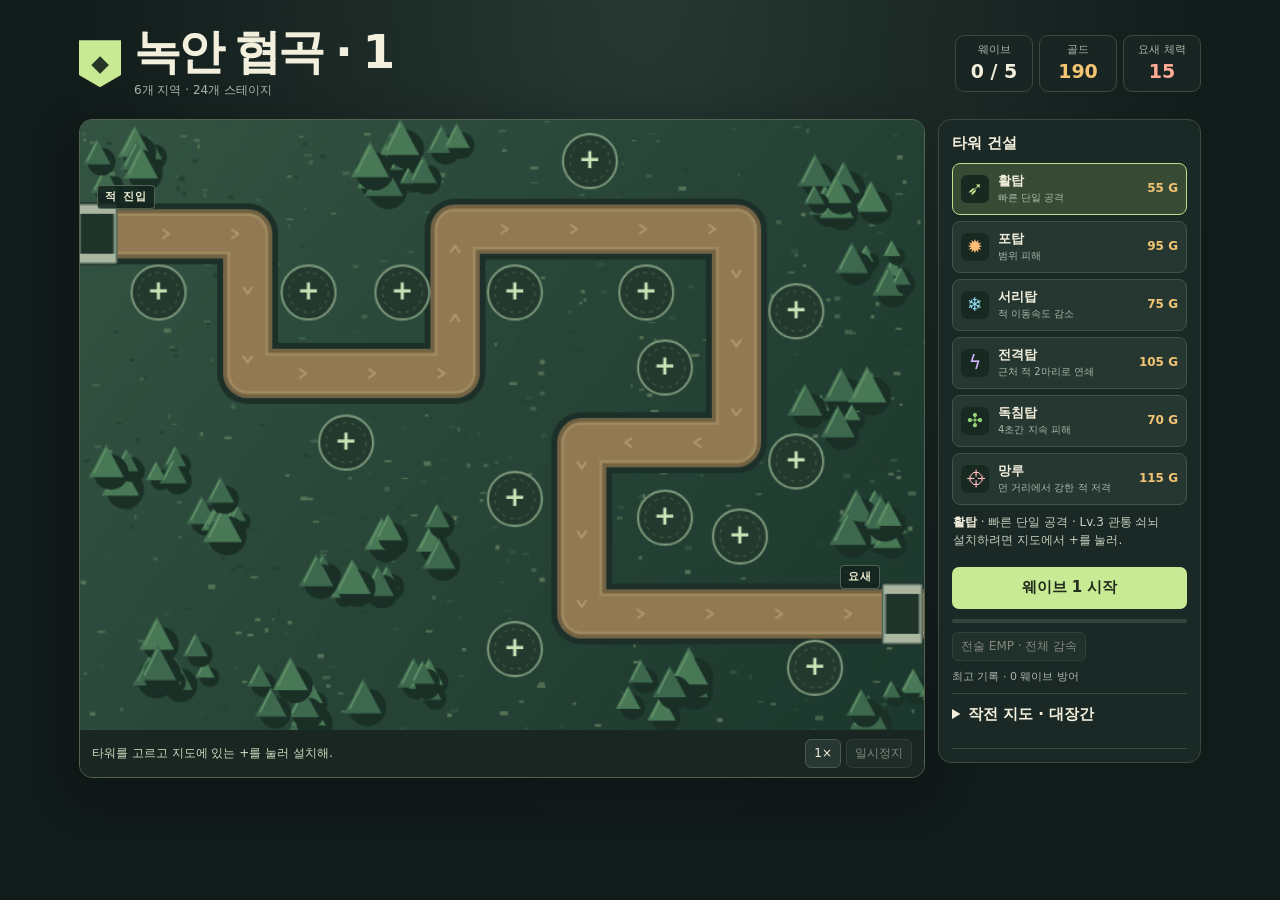
<file: index.html>
<!doctype html>
<html lang="ko">
<head>
<meta charset="utf-8">
<meta name="viewport" content="width=device-width, initial-scale=1">
<meta name="theme-color" content="#111b1a">
<title>녹안 협곡 | 타워 디펜스</title>
<style>
:root{color-scheme:dark;--ink:#f3efdd;--muted:#a8b8a9;--panel:#1b2926;--outline:#3a4a41;--mint:#c9ea94;--gold:#f2c574}
*{box-sizing:border-box}
body{margin:0;background:radial-gradient(ellipse at top,#273832 0,transparent 65%),#111b1a;color:var(--ink);font:15px/1.45 system-ui,-apple-system,sans-serif;min-height:100vh}
button{font:inherit;color:inherit;cursor:pointer;touch-action:manipulation}
button:focus-visible{outline:2px solid #fff3af;outline-offset:3px}
button:disabled{opacity:.48;cursor:default}
.shell{width:min(1200px,100%);margin:auto;padding:28px clamp(12px,3.3vw,39px) 32px}
header{display:flex;align-items:center;justify-content:space-between;gap:18px;margin-bottom:20px}
h1,h2,p{margin:0}
h1{font-size:clamp(27px,4.8vw,47px);line-height:1;letter-spacing:-.07em}
.brand{display:flex;align-items:center;gap:13px}
.crest{width:42px;height:47px;display:grid;place-items:center;background:var(--mint);color:#273526;clip-path:polygon(0 0,100% 0,100% 74%,50% 100%,0 74%);font-size:23px;font-weight:900}
.subtitle{margin-top:7px;color:var(--muted);font-size:12px}
.stats{display:flex;gap:6px;align-items:stretch}
.stat{min-width:78px;border:1px solid var(--outline);background:#182522;border-radius:9px;padding:6px 10px;text-align:center}
.stat span{display:block;color:var(--muted);font-size:11px;white-space:nowrap}
.stat strong{font-size:19px;font-variant-numeric:tabular-nums;white-space:nowrap}
#gold{color:var(--gold)}#health{color:#ffab96}
main{display:grid;grid-template-columns:minmax(0,1fr) 263px;gap:13px;align-items:start}
.board{overflow:hidden;border:1px solid #526451;border-radius:13px;background:#243c30;box-shadow:0 14px 45px #080d0b55}
.field{position:relative;aspect-ratio:720/520}
canvas{display:block;width:100%;height:100%}
.pads{position:absolute;inset:0}
.pad{position:absolute;transform:translate(-50%,-50%);width:8.6%;height:12%;border:0;background:transparent;border-radius:50%;padding:0}
.pad:focus-visible{outline-offset:-2px}
.field-label{position:absolute;pointer-events:none;text-transform:uppercase;color:#f1f0d6;letter-spacing:.13em;font-size:clamp(8px,1.3vw,11px);font-weight:850;background:#142420de;border:1px solid #a6bd9d66;padding:3px 7px;border-radius:4px}
.entrance{top:7%;left:2%}.base{right:2%;bottom:12%}
.overlay{position:absolute;inset:0;background:#0e1917c9;display:grid;place-items:center;text-align:center;z-index:1}
.overlay[hidden]{display:none}
.result{padding:22px;border:1px solid var(--outline);border-radius:12px;background:#1b2926;min-width:220px}
.result h2{font-size:24px}.result p{margin:6px 0 14px;color:var(--muted)}
.board-footer{display:flex;align-items:center;justify-content:space-between;gap:10px;padding:9px 12px;background:#192622}
#status{font-size:12px;color:#ccdbbf}
.tempo{display:flex;gap:5px;flex-shrink:0}
.quiet{background:#273832;border:1px solid #4a5a4c;border-radius:6px;padding:5px 8px;font-size:12px}
aside{background:var(--panel);border:1px solid var(--outline);padding:13px;border-radius:13px}
aside h2{font-size:15px;margin:0 0 8px}
.cards{display:grid;gap:6px}
.card{display:grid;grid-template-columns:30px 1fr auto;gap:7px;align-items:center;text-align:left;border:1px solid #42534a;background:#263731;border-radius:8px;padding:8px;min-height:52px;width:100%}
.card[aria-pressed=true]{border-color:#bcdc87;background:#364a34}
.icon{display:grid;place-items:center;width:28px;height:28px;border-radius:6px;background:#182922;color:var(--tower);font-size:19px}
.card b{font-size:13px;display:block}.card small{color:var(--muted);display:block;font-size:10px}.price{color:var(--gold);font-size:12px}
.detail{min-height:62px;padding:9px 1px;color:#c1d0bd;font-size:12px}
.detail strong{color:var(--ink)}
.detail-actions{display:flex;gap:5px;margin-top:5px}
.primary{border:0;background:var(--mint);color:#202c1d;font-weight:850;border-radius:7px;padding:10px 12px;width:100%}
.primary:not(:disabled):hover{background:#e1ffad}
.progress{margin:10px 0 7px;height:4px;background:#34453d;border-radius:9px;overflow:hidden}
.progress span{display:block;height:100%;background:#b3d785;width:0;transition:width .18s}
#best{color:var(--muted);font-size:11px}
@media(max-width:760px){main{grid-template-columns:minmax(0,1fr)}.cards{grid-template-columns:repeat(3,minmax(0,1fr))}.detail{min-height:36px}aside{padding:10px}header{margin-bottom:12px}.shell{padding-top:14px}}
@media(max-width:475px){.crest{width:29px;height:34px;font-size:17px}.brand{gap:6px}.subtitle{display:none}header{gap:5px}.stat{min-width:44px;padding:3px 4px}.stat span{font-size:9px}.stat strong{font-size:14px}.stats{gap:3px}.card{grid-template-columns:21px 1fr;gap:3px;padding:5px;min-height:48px}.icon{width:19px;height:22px;font-size:14px}.card small{display:none}.price{grid-column:2;font-size:10px;line-height:1}.board-footer{padding:6px}.quiet{padding:4px 6px}#status{font-size:11px}.shell{padding-inline:8px}}
.workshop{border-bottom:1px solid var(--outline);padding-bottom:12px;margin-bottom:12px}.workshop p{font-size:12px;color:var(--gold);margin:8px 0}.workshop button{min-height:34px}#rail[hidden]{display:none}summary{cursor:pointer;font-weight:750;padding:10px 0}.workshop label{display:block;margin:6px 0}.workshop select{padding:7px;border-radius:6px;background:#263731;color:var(--ink);border:1px solid var(--outline)}#spell{margin:2px 0 8px}#nextStage{margin-bottom:6px}.entrance,.base{bottom:auto;right:auto}.workshop{margin:8px 0 0;border-top:1px solid var(--outline)}@media(max-width:760px){.board-footer{min-height:40px}.card{min-height:45px}.cards{grid-template-columns:repeat(3,1fr)}.pad{min-height:30px;min-width:30px}} </style>
</head>
<body>
<div class="shell">
<header>
  <div class="brand"><div class="crest" aria-hidden="true">◆</div><div><h1 id="region">녹안 협곡</h1><p class="subtitle">6개 지역 · 24개 스테이지</p></div></div>
  <div class="stats">
    <div class="stat"><span>웨이브</span><strong id="wave">0 / 5</strong></div>
    <div class="stat"><span>골드</span><strong id="gold">160</strong></div>
    <div class="stat"><span>요새 체력</span><strong id="health">15</strong></div>
  </div>
</header>
<main>
  <section class="board" aria-label="전장">
    <div class="field">
      <canvas id="map" width="720" height="520" aria-hidden="true"></canvas>
      <div class="pads" id="pads"></div>
      <span class="field-label entrance">적 진입</span><span class="field-label base">요새</span>
      <div class="overlay" id="overlay" hidden><div class="result"><h2 id="resultTitle"></h2><p id="resultText"></p><button class="primary" id="nextStage" hidden>다음 스테이지</button><button type="button" class="primary" id="restart">다시 시작</button></div></div>
    </div>
    <div class="board-footer">
      <p id="status" role="status">타워를 고르고 지도에 있는 +를 눌러 설치해.</p>
      <div class="tempo"><button type="button" class="quiet" id="speed" aria-label="배속 변경">1×</button><button type="button" class="quiet" id="pause" disabled>일시정지</button></div>
    </div>
  </section>
  <aside aria-label="타워와 웨이브 조작">
    <h2>타워 건설</h2>
    <div class="cards" id="cards"></div>
    <div class="detail" id="detail"></div>
    <button type="button" class="primary" id="launch">웨이브 1 시작</button>
    <div class="progress" aria-hidden="true"><span id="progress"></span></div>
    <div id="perks" hidden><h2>전술 보급 · 하나 선택</h2><button class="quiet" id="power">화력 +15%</button> <button class="quiet" id="range">사거리 +12</button> <button class="quiet" id="income">즉시 80 G</button></div><button class="quiet" id="spell">전술 EMP</button><p id="best"></p>
    <details class="workshop"><summary>작전 지도 · 대장간</summary><label>지역 <select id="realm"></select></label><label>스테이지 <select id="mission"></select></label><p id="brief"></p><button class="quiet" id="travel">선택한 전장으로 출정</button> <button class="quiet" id="rail" hidden></button><p id="oreCount"></p><button class="quiet" id="forge"></button><p id="stars"></p></details>
  </aside>
</main>
</div>
<script>
'use strict';

const MAX_WAVE = 5;
const route = [[-20,97],[143,97],[143,216],[320,216],[320,93],[560,93],[560,275],[428,275],[428,421],[746,421]];
const pads = [[72,153],[199,148],[222,270],[269,154],[374,154],[432,43],[490,148],[614,163],[502,217],[613,296],[376,328],[493,344],[369,451],[559,362],[628,464]];
const types = {
  arrow: { name:'활탑', icon:'➶', description:'빠른 단일 공격', color:'#c9eb8d', cost:55, range:112, damage:13, interval:.58 },
  cannon: { name:'포탑', icon:'✹', description:'범위 피해', color:'#ffbd75', cost:95, range:119, damage:29, interval:1.5 },
  frost: { name:'서리탑', icon:'❄', description:'적 이동속도 감소', color:'#91def1', cost:75, range:110, damage:8, interval:.95 }
};
Object.assign(types,{
  arc:{name:'전격탑',icon:'ϟ',description:'근처 적 2마리로 연쇄',color:'#d2b4ff',cost:105,range:116,damage:18,interval:1.05},
  venom:{name:'독침탑',icon:'✣',description:'4초간 지속 피해',color:'#91d779',cost:70,range:111,damage:6,interval:.85},
  sniper:{name:'망루',icon:'⌖',description:'먼 거리에서 강한 적 저격',color:'#ffb9bc',cost:115,range:195,damage:58,interval:2.15}
});
const enemies = {
  scout: { hp:33, speed:68, reward:9, radius:9, color:'#f2a769', damage:1 },
  runner: { hp:23, speed:104, reward:10, radius:7, color:'#e9d476', damage:1 },
  guard: { hp:96, speed:49, reward:17, radius:12, color:'#e0898e', damage:1 },
  boss: { hp:405, speed:37, reward:60, radius:17, color:'#e5a4f1', damage:3 }
};
const valleyRoute = route.slice();
const mineRoutes = [
  [[-20,97],[143,97],[143,216],[560,216],[560,275],[428,275],[428,421],[746,421]],
  [[-20,97],[320,97],[320,216],[560,216],[560,355],[428,355],[428,421],[746,421]]
];
let mine = false;
let track = 0;
let forgeSave = {ore:0, level:0};
try {
  const saved = JSON.parse(localStorage.getItem('greenwatch-forge') || '{}');
  for (const key of ['ore','level']) if (Number.isSafeInteger(saved[key]) && saved[key]>=0) forgeSave[key]=saved[key];
  forgeSave.level=Math.min(5,forgeSave.level);
} catch {}
function saveForge() {
  try { localStorage.setItem('greenwatch-forge',JSON.stringify(forgeSave)); } catch {}
}
const realms = [
  ['녹안 협곡','숲길','#345443','#1c372d','시작 골드 +30'],
  ['폐철광산','분기선','#554d43','#282728','선로 전환 · 철광석 추가'],
  ['서리 항구','빙로','#487b89','#233746','빠른 적 증원'],
  ['잿불 공장','용광로','#855846','#372d30','중장갑 적 증원'],
  ['별무덤 사막','별길','#867745','#353548','적 처치 골드 +3'],
  ['달빛 성채','성벽','#64547e','#28283d','마지막 웨이브에 보스 두 마리']
];
const routes = [valleyRoute,mineRoutes[0],
 [[-20,97],[220,97],[220,350],[380,350],[380,170],[610,170],[610,421],[746,421]],
 [[-20,97],[110,97],[110,390],[290,390],[290,150],[510,150],[510,421],[746,421]],
 [[-20,97],[320,97],[320,320],[170,320],[170,420],[530,420],[530,260],[655,260],[655,421],[746,421]],
 [[-20,97],[170,97],[170,250],[365,250],[365,85],[610,85],[610,340],[305,340],[305,421],[746,421]]];
const missions=['전초전','역류','포위전','최후 방어'];
let stage=0, medals={};
try {medals=JSON.parse(localStorage.getItem('greenwatch-campaign')||'{}')||{};} catch {}
const basePads=pads.map(p=>p.slice());
const realm=()=>Math.floor(stage/4);
const chapter=()=>stage%4;
const segments = [];
let routeLength = 0;
function buildRoute() {
segments.length = 0;
routeLength = 0;
const path=mine ? mineRoutes[track] : routes[realm()];
const flipY=chapter()%2===1, flipX=chapter()>=2;
const transform=([x,y])=>[flipX ? 720-x : x,flipY ? 520-y : y];
route.splice(0,route.length,...path.map(transform));
const anchors=basePads.map(transform);
function clearRoad(x,y) {
  const paths=mine?mineRoutes.map(path=>path.map(transform)):[route];
  return paths.every(path=>path.slice(1).every(([bx,by],i)=>{
    const [ax,ay]=path[i], dx=bx-ax, dy=by-ay;
    const t=Math.max(0,Math.min(1,((x-ax)*dx+(y-ay)*dy)/(dx*dx+dy*dy)));
    return Math.hypot(x-ax-t*dx,y-ay-t*dy)>39;
  }));
}
const chosen=[];
for(const [ax,ay] of anchors){
  let bestPoint, distance=Infinity;
  for(let y=35;y<=485;y+=16) for(let x=35;x<=685;x+=16){
    const d=Math.hypot(x-ax,y-ay);
    if(d>=distance || !clearRoad(x,y) || chosen.some(([px,py])=>Math.hypot(px-x,py-y)<52))continue;
    bestPoint=[x,y]; distance=d;
  }
  chosen.push(bestPoint||[ax,ay]);
}
pads.splice(0,pads.length,...chosen);
route.slice(1).forEach(([x,y], index) => {
  const [fromX,fromY] = route[index];
  const length = Math.hypot(x-fromX,y-fromY);
  segments.push({fromX,fromY,x,y,length,start:routeLength});
  routeLength += length;
});
}
buildRoute();
const byId = id => document.getElementById(id);
const canvas = byId('map');
const ctx = canvas.getContext('2d');
const terrain = document.createElement('canvas');
terrain.width = canvas.width;
terrain.height = canvas.height;
const cards = {};
const padButtons = [];
const detail = byId('detail');
let best = 0;
try { best = Number(localStorage.getItem('greenwatch-best')) || 0; } catch {}
let game;
let detailMarkup = '';
let elapsed = 0;
let lastFrame = 0;

function reset() {
  game = {
    perks:{power:0,range:0,income:0}, choice:false, wave:0, cleared:0, gold:realm()===0?190:160, hp:15, towers:Array(pads.length).fill(null), enemies:[],
    queue:[], effects:[], spawnTimer:0, spawned:0, total:0, phase:'ready', speed:1, paused:false,
    type:'arrow', selected:-1, status:'타워를 고르고 지도에 있는 +를 눌러 설치해.'
  };
  byId('overlay').hidden = true;
  sync();
}

function sync() {
  byId('region').textContent=realms[realm()][0]+' · '+(chapter()+1);
  byId('spell').disabled=game.phase!=='running'||game.paused||!game.spellReady||!game.enemies.length;
  byId('spell').textContent=game.spellReady===false?'EMP 사용 완료':'전술 EMP · 전체 감속';
  updateBrief();
  byId('rail').hidden = !mine;
  byId('rail').disabled = game.phase !== 'ready';
  byId('rail').textContent = '선로 ' + (track+1) + ' · 전환';
  byId('oreCount').textContent = '철광석 ' + forgeSave.ore + '개 · 화살촉 +' + forgeSave.level;
  const cost = 3 + forgeSave.level * 2;
  byId('forge').textContent = forgeSave.level === 5 ? '화살촉 최대 강화' : '화살촉 강화 · 철광석 ' + cost + '개';
  byId('forge').disabled = forgeSave.level >= 5 || forgeSave.ore < cost;
  byId('wave').textContent = game.wave + ' / ' + MAX_WAVE;
  byId('gold').textContent = game.gold;
  byId('health').textContent = game.hp;
  byId('best').textContent = '최고 기록 · ' + best + ' 웨이브 방어';
  byId('status').textContent = game.status;
  byId('speed').textContent = game.speed + '×';
  byId('pause').textContent = game.paused ? '계속하기' : '일시정지';
  byId('pause').disabled = game.phase !== 'running';
  byId('speed').disabled = game.phase === 'ended';
  byId('perks').hidden=!game.choice;
  byId('launch').disabled = game.phase !== 'ready'||game.choice;
  byId('launch').textContent = game.choice ? '전술 보급을 선택해' : game.phase === 'ready' ? '웨이브 ' + (game.wave+1) + ' 시작'
    : game.phase === 'running' ? '웨이브 ' + game.wave + ' 진행 중' : '전투 종료';
  const progress = game.total ? (game.spawned-game.enemies.length)/game.total : 0;
  byId('progress').style.width = Math.max(0,progress*100) + '%';
  Object.entries(cards).forEach(([key, button]) => {
    button.setAttribute('aria-pressed',String(key === game.type && game.selected < 0));
    button.disabled = game.phase === 'ended';
  });
  padButtons.forEach((button,index) => {
    const tower = game.towers[index];
    button.setAttribute('aria-label',tower ? types[tower.type].name + ' 레벨 ' + tower.level + ' 선택' : '건설 지점 ' + (index+1));
    button.disabled = game.phase === 'ended';
  });
  renderDetail();
}

function renderDetail() {
  const tower = game.towers[game.selected];
  if (!tower) {
    const type = types[game.type];
    setDetailMarkup('<strong>' + type.name + '</strong> · ' + type.description + (game.type === 'arrow' ? ' · Lv.3 관통 쇠뇌' : '') + '<br>설치하려면 지도에서 +를 눌러.');
    return;
  }
  const cost = upgradeCost(tower);
  const refund = Math.floor(tower.paid*.65);
  setDetailMarkup('<strong>' + types[tower.type].name + ' Lv.' + tower.level + '</strong><div class="detail-actions">' +
    '<button type="button" class="quiet" id="upgrade"' + (tower.level === 3 || game.gold < cost || game.phase === 'ended' ? ' disabled' : '') + '>' +
    (tower.level === 3 ? '최대 레벨' : '강화 ' + cost + ' G') + '</button>' +
    '<button type="button" class="quiet" id="sell"' + (game.phase === 'ended' ? ' disabled' : '') + '>판매 ' + refund + ' G</button></div>');
  byId('upgrade').onclick = () => {
    if (tower.level >= 3 || game.gold < cost) return;
    game.gold -= cost;
    tower.paid += cost;
    tower.level++;
    game.status = types[tower.type].name + ' Lv.' + tower.level + ' 강화 완료';
    sync();
    (byId('upgrade').disabled ? byId('sell') : byId('upgrade')).focus();
  };
  byId('sell').onclick = () => {
    game.gold += refund;
    const index = game.selected;
    game.towers[index] = null;
    game.selected = -1;
    game.status = '타워를 판매하고 ' + refund + ' G를 받았어.';
    sync();
    padButtons[index].focus();
  };
}

function setDetailMarkup(markup) {
  if (markup === detailMarkup) return;
  detailMarkup = markup;
  detail.innerHTML = markup;
}

function upgradeCost(tower) {
  return Math.round(types[tower.type].cost*(tower.level === 1 ? .8 : 1.28));
}

function usePad(index) {
  if (game.phase === 'ended') return;
  if (game.towers[index]) {
    game.selected = index;
  } else {
    game.selected = -1;
    const type = types[game.type];
    if (game.gold >= type.cost) {
      game.gold -= type.cost;
      game.towers[index] = { type:game.type, level:1, paid:type.cost, cooldown:0, angle:-Math.PI/2 };
      game.selected = index;
      game.status = type.name + ' 설치 완료';
    } else {
      game.status = type.name + ' 설치에 ' + (type.cost-game.gold) + ' G가 더 필요해.';
    }
  }
  sync();
}

function startWave() {
  if (game.phase !== 'ready'||game.choice) return;
  game.wave++;
  game.spellReady=true;
  const count = 6+game.wave+chapter()*2;
  game.queue = Array.from({length:count},(_,index) => {
    if (index === count-1 && (game.wave === MAX_WAVE)) return 'boss';
    if (game.wave >= 3 && (index+1)%4 === 0) return 'guard';
    if (game.wave >= 2 && (index+1)%3 === 0) return 'runner';
    return 'scout';
  });
  if(realm()===2) game.queue.unshift('runner','runner');
  if(realm()===3) game.queue.push('guard');
  if(realm()===5 && game.wave===MAX_WAVE)game.queue.push('boss');
  game.total = game.queue.length;
  game.spawned = 0;
  game.spawnTimer = 0;
  game.phase = 'running';
  game.status = game.wave === MAX_WAVE ? '보스가 마지막에 나타나!' : '적이 협곡에 들어왔어.';
  sync();
}

function position(distance) {
  const segment = segments.find(part => distance < part.start+part.length) || segments[segments.length-1];
  const ratio = Math.min(1,(distance-segment.start)/segment.length);
  return [segment.fromX+(segment.x-segment.fromX)*ratio,segment.fromY+(segment.y-segment.fromY)*ratio];
}

function finish(won) {
  if(won){
    const stars=game.hp===15?3:game.hp>=8?2:1;
    medals[stage]=Math.max(stars,medals[stage]||0);
    try{localStorage.setItem('greenwatch-campaign',JSON.stringify(medals));}catch{}
  }
  byId('nextStage').hidden=!won || stage===23;
  game.phase = 'ended';
  game.paused = false;
  game.status = won ? '모든 웨이브를 방어했어.' : '요새가 함락됐어.';
  byId('resultTitle').textContent = won ? '방어 성공 '+ '★'.repeat(game.hp===15?3:game.hp>=8?2:1) : '요새 함락';
  byId('resultText').textContent = game.cleared + ' / ' + MAX_WAVE + ' 웨이브 방어';
  byId('overlay').hidden = false;
  sync();
  byId('restart').focus();
}

function tick(dt) {
  game.effects = game.effects.filter(effect => (effect.time -= dt) > 0);
  if (game.phase !== 'running') return;
  game.spawnTimer -= dt;
  if (game.queue.length && game.spawnTimer <= 0) {
    const key = game.queue.shift();
    const info = enemies[key];
    const hp = Math.round(info.hp*(1+chapter()*.12)*(1+(game.wave-1)*.21));
    game.enemies.push({key, hp, max:hp, progress:0, x:route[0][0], y:route[0][1], slow:0});
    game.spawned++;
    if(game.spawned===1)sync();
    game.spawnTimer = Math.max(.43,.8-game.wave*.05);
  }
  let changed = false;
  for (const enemy of game.enemies) {
    const info = enemies[enemy.key];
    if(enemy.poison>0){enemy.hp-=enemy.venom*Math.min(dt,enemy.poison);enemy.poison-=dt;}
    if(enemy.hp<=0)continue;
    enemy.slow = Math.max(0,enemy.slow-dt);
    enemy.progress += info.speed*(enemy.slow ? .57 : 1)*dt;
    [enemy.x,enemy.y] = position(enemy.progress);
    if (enemy.progress >= routeLength) {
      game.hp = Math.max(0,game.hp-info.damage);
      game.status = '적이 요새에 도달했어!';
      changed = true;
    }
  }
  game.enemies = game.enemies.filter(enemy => enemy.progress < routeLength);
  if (!game.hp) { finish(false); return; }

  game.towers.forEach((tower,index) => {
    if (!tower) return;
    tower.cooldown = Math.max(0,tower.cooldown-dt);
    if (tower.cooldown > 0) return;
    const type = types[tower.type];
    const [x,y] = pads[index];
    const range = type.range+game.perks.range*12+8*(tower.level-1);
    let target;
    for (const enemy of game.enemies) {
      if (enemy.hp <= 0 || Math.hypot(enemy.x-x,enemy.y-y) > range) continue;
      if (!target || (tower.type==='sniper' ? enemy.hp>target.hp : enemy.progress>target.progress)) target = enemy;
    }
    if (!target) return;
    const damage = type.damage*(1+.15*game.perks.power)*(1+.65*(tower.level-1))*(tower.type === 'arrow' ? 1+.15*forgeSave.level : 1);
    if (tower.type === 'arrow' && tower.level === 3) {
      const dx=target.x-x, dy=target.y-y, distance=Math.hypot(dx,dy)||1;
      for (const other of game.enemies) {
        if (other === target || other.hp<=0) continue;
        const ox=other.x-x, oy=other.y-y;
        const forward=(ox*dx+oy*dy)/distance;
        if (forward>0 && forward<range+60 && Math.abs(ox*dy-oy*dx)/distance<12) other.hp-=damage*.8;
      }
    }
    tower.cooldown = type.interval*(1-.09*(tower.level-1));
    tower.angle = Math.atan2(target.y-y,target.x-x);
    target.hp -= damage;
    if(tower.type==='venom'){target.poison=4;target.venom=Math.max(target.venom||0,damage*1.6);}
    if(tower.type==='arc'){
      const nearby=game.enemies.filter(e=>e!==target && e.hp>0 && Math.hypot(e.x-target.x,e.y-target.y)<76)
        .sort((a,b)=>b.progress-a.progress).slice(0,2);
      for(const other of nearby){other.hp-=damage*.7;game.effects.push({x:target.x,y:target.y,tx:other.x,ty:other.y,color:type.color,time:.19});}
    }
    if (tower.type === 'cannon') {
      for (const enemy of game.enemies) {
        if (enemy !== target && enemy.hp > 0 && Math.hypot(enemy.x-target.x,enemy.y-target.y) < 39) enemy.hp -= damage*.67;
      }
    }
    if (tower.type === 'frost') target.slow = 1.75;
    game.effects.push({x,y,tx:target.x,ty:target.y,color:type.color,time:.19,blast:tower.type === 'cannon'});
  });

  game.enemies = game.enemies.filter(enemy => {
    if (enemy.hp > 0) return true;
    game.gold += enemies[enemy.key].reward+(realm()===4?3:0);
    changed = true;
    return false;
  });
  if (!game.queue.length && !game.enemies.length) {
    game.cleared = game.wave;
    game.choice=[1,3].includes(game.wave);
    const oreReward = mine ? (game.wave===MAX_WAVE ? 10 : 5) : 2;
    forgeSave.ore += oreReward;
    saveForge();
    if (game.wave > best) {
      best = game.wave;
      try { localStorage.setItem('greenwatch-best', String(best)); } catch {}
    }
    if (game.wave === MAX_WAVE) { finish(true); return; }
    const bonus = 40+game.wave*5;
    game.gold += bonus;
    game.phase = 'ready';
    game.status = '웨이브 ' + game.wave + ' 방어 성공 · 보너스 ' + bonus + ' G · 철광석 ' + oreReward + '개';
    changed = true;
  }
  if (changed) sync();
}

function trace(context) {
  context.beginPath();
  route.forEach(([x,y],index) => index ? context.lineTo(x,y) : context.moveTo(x,y));
}
function circle(context,x,y,r) {
  context.beginPath();
  context.arc(x,y,r,0,Math.PI*2);
}
function paintTerrain() {
  const ground = terrain.getContext('2d');
  const shade = ground.createLinearGradient(0,0,720,520);
  shade.addColorStop(0,realms[realm()][2]);
  
  shade.addColorStop(1,realms[realm()][3]);
  ground.fillStyle = shade;
  ground.fillRect(0,0,720,520);

  let seed = 5225;
  function random() {
    seed = (Math.imul(seed,1664525)+1013904223) >>> 0;
    return seed/4294967296;
  }
  for (let i=0;i<650;i++) {
    const x = random()*720;
    const y = random()*520;
    ground.fillStyle = ['#254131','#40634c','#557256','#304f40'][i%4];
    ground.fillRect(x,y,2+random()*5,1+random()*3);
  }
  const groves = [[32,37],[240,41],[297,34],[646,58],[684,124],[50,304],[123,332],[232,399],[285,357],[678,341],[646,247],[88,459],[167,492],[272,489],[492,487],[697,492]];
  for (const [cx,cy] of groves) {
    if(realm()>0){
      const palettes=[[],['#71645b','#978775'],['#82b5bf','#c1e4e3'],['#945a43','#f5aa69'],['#af9960','#e2c888'],['#66617f','#a69dbb']];
      const [shadow,light]=palettes[realm()];
      ground.save();ground.translate(cx,cy);
      for(let i=0;i<4;i++){
        const x=(random()-.5)*55,y=(random()-.5)*30,h=9+random()*18;
        ground.fillStyle=shadow;
        if(realm()===3 || realm()===5){
          ground.fillRect(x-7,y-h,14,h);ground.fillStyle=light;ground.fillRect(x-8,y-h,16,4);
        }else{
          ground.beginPath();ground.moveTo(x-11,y);ground.lineTo(x+2,y-h);ground.lineTo(x+12,y);ground.fill();
          ground.fillStyle=light;ground.beginPath();ground.moveTo(x+2,y-h);ground.lineTo(x+12,y);ground.lineTo(x+5,y-3);ground.fill();
        }
      }
      ground.restore();continue;
    }
    for (let i=0;i<7;i++) {
      const x = cx+(random()-.5)*64;
      const y = cy+(random()-.5)*36;
      const size = 7+random()*10;
      ground.fillStyle = '#1a3027';
      circle(ground,x+4,y+5,size);
      ground.fill();
      ground.fillStyle = i%2 ? '#487855' : '#3d684e';
      ground.beginPath();
      ground.moveTo(x,y-size*1.25);
      ground.lineTo(x+size,y+size*.62);
      ground.lineTo(x-size,y+size*.62);
      ground.fill();
      ground.strokeStyle = '#64936a';
      ground.lineWidth = 1.5;
      ground.beginPath();
      ground.moveTo(x,y-size);
      ground.lineTo(x-size*.7,y+size*.39);
      ground.stroke();
    }
  }
  ground.lineJoin = 'round';
  for (const [width,color] of [[52,'#1c3029'],[42,'#726344'],[35,'#a0895e'],[30,'#917953']]) {
    trace(ground);
    ground.lineWidth = width;
    ground.strokeStyle = color;
    ground.stroke();
  }
  if (mine) {
    trace(ground); ground.strokeStyle='#373635'; ground.lineWidth=15; ground.stroke();
    trace(ground); ground.strokeStyle='#9e9984'; ground.lineWidth=10; ground.stroke();
    trace(ground); ground.strokeStyle='#50493d'; ground.lineWidth=6; ground.stroke();
  }
  for (let d=35;d<routeLength-30;d+=59) {
    const [x,y] = position(d);
    const [nextX,nextY] = position(d+3);
    ground.save();
    ground.translate(x,y);
    ground.rotate(Math.atan2(nextY-y,nextX-x));
    ground.strokeStyle = '#c1ab7a99';
    ground.lineWidth = 2;
    ground.beginPath();
    ground.moveTo(-4,-4);
    ground.lineTo(2,0);
    ground.lineTo(-4,4);
    ground.stroke();
    ground.restore();
  }
  for(const endpoint of [route[0],route[route.length-1]]) {
    const x=endpoint[0]<0?-3:684;
    const y=endpoint[1];
    ground.fillStyle = '#20332b';
    ground.fillRect(x,y-27,35,54);
    ground.strokeStyle = '#7e9181';
    ground.lineWidth = 3;
    ground.strokeRect(x+2,y-24,31,48);
    ground.fillStyle = '#aab6a0';
    ground.fillRect(x+2,y-24,31,7);
    ground.fillRect(x+2,y+17,31,7);
  }
}

function drawPad(index) {
  const [x,y] = pads[index];
  const tower = game.towers[index];
  const selected = index === game.selected;
  circle(ctx,x,y,23);
  ctx.fillStyle = '#23392e';
  ctx.fill();
  ctx.strokeStyle = selected ? '#def4a0' : '#7b987b';
  ctx.lineWidth = selected ? 3 : 1.8;
  ctx.stroke();
  if (!tower) {
    circle(ctx,x,y,17);
    ctx.strokeStyle = '#76967170';
    ctx.setLineDash([3,4]);
    ctx.lineWidth = 1;
    ctx.stroke();
    ctx.setLineDash([]);
    ctx.fillStyle = '#cae4b8';
    ctx.font = 'bold 23px system-ui';
    ctx.textAlign = 'center';
    ctx.textBaseline = 'middle';
    ctx.fillText('+',x,y);
    return;
  }
  const type = types[tower.type];
  circle(ctx,x,y,15);
  ctx.fillStyle = '#1a2823';
  ctx.fill();
  ctx.strokeStyle = type.color;
  ctx.lineWidth = 2;
  ctx.stroke();
  ctx.save();
  ctx.translate(x,y);
  ctx.rotate(tower.angle);
  ctx.fillStyle = type.color;
  if (tower.type === 'cannon') {
    ctx.fillRect(-6,-5,22,10);
    ctx.fillStyle = '#533e2a';
    ctx.fillRect(12,-3,4,6);
  } else if (tower.type === 'arrow') {
    ctx.fillRect(-8,-2,24,4);
    ctx.beginPath();
    ctx.moveTo(18,0);
    ctx.lineTo(9,-5);
    ctx.lineTo(9,5);
    ctx.fill();
    ctx.strokeStyle = type.color;
    ctx.beginPath();
    ctx.arc(-3,0,7,-Math.PI/2,Math.PI/2);
    ctx.stroke();
  } else {
    ctx.beginPath();
    ctx.moveTo(14,0);
    ctx.lineTo(0,9);
    ctx.lineTo(-10,0);
    ctx.lineTo(0,-9);
    ctx.fill();
  }
  ctx.restore();
  if(['arc','venom','sniper'].includes(tower.type)){circle(ctx,x,y,13);ctx.fillStyle='#1a2823';ctx.fill();ctx.fillStyle=type.color;ctx.font='bold 20px system-ui';ctx.textAlign='center';ctx.textBaseline='middle';ctx.fillText(type.icon,x,y);}
  for (let i=0;i<tower.level;i++) {
    circle(ctx,x+6*(i-(tower.level-1)/2),y+17,2);
    ctx.fillStyle = type.color;
    ctx.fill();
  }
}

function draw() {
  ctx.drawImage(terrain,0,0);
  const selected = game.towers[game.selected];
  if (selected) {
    const [x,y] = pads[game.selected];
    circle(ctx,x,y,types[selected.type].range+game.perks.range*12+8*(selected.level-1));
    ctx.fillStyle = '#cded8b17';
    ctx.fill();
    ctx.strokeStyle = '#cde99a80';
    ctx.lineWidth = 1;
    ctx.stroke();
  }
  pads.forEach((_,index) => drawPad(index));
  for (const enemy of game.enemies) {
    const info = enemies[enemy.key];
    circle(ctx,enemy.x+2,enemy.y+4,info.radius);
    ctx.fillStyle = '#241d1880';
    ctx.fill();
    circle(ctx,enemy.x,enemy.y,info.radius);
    ctx.fillStyle = enemy.slow ? '#9cdfeb' : info.color;
    ctx.fill();
    ctx.strokeStyle = '#302d2a';
    ctx.lineWidth = enemy.key === 'boss' ? 3 : 2;
    ctx.stroke();
    circle(ctx,enemy.x+2,enemy.y-2,Math.max(2,info.radius*.29));
    ctx.fillStyle = '#714a46';
    ctx.fill();
    const width = info.radius*2+4;
    ctx.fillStyle = '#302527';
    ctx.fillRect(enemy.x-width/2,enemy.y-info.radius-7,width,3);
    ctx.fillStyle = '#ffcf9b';
    ctx.fillRect(enemy.x-width/2,enemy.y-info.radius-7,width*enemy.hp/enemy.max,3);
  }
  for (const effect of game.effects) {
    ctx.save();
    ctx.globalAlpha = Math.min(1,effect.time*6);
    ctx.strokeStyle = effect.color;
    ctx.lineWidth = effect.blast ? 3 : 2;
    ctx.beginPath();
    ctx.moveTo(effect.x,effect.y);
    ctx.lineTo(effect.tx,effect.ty);
    ctx.stroke();
    circle(ctx,effect.tx,effect.ty,effect.blast ? 9+(1-effect.time/.19)*28 : 3);
    ctx.stroke();
    ctx.restore();
  }
}

function frame(now) {
  const wallTime = Math.min(.05,(now-lastFrame)/1000);
  lastFrame = now;
  if (!game.paused) {
    elapsed += wallTime*game.speed;
    while (elapsed >= 1/60) {
      tick(1/60);
      elapsed -= 1/60;
    }
    draw();
  }
  requestAnimationFrame(frame);
}

for (const [key,type] of Object.entries(types)) {
  const button = document.createElement('button');
  button.type = 'button';
  button.className = 'card';
  button.style.setProperty('--tower',type.color);
  button.innerHTML = '<span class="icon" aria-hidden="true">' + type.icon + '</span><span><b>' + type.name +
    '</b><small>' + type.description + '</small></span><strong class="price">' + type.cost + ' G</strong>';
  button.onclick = () => {
    game.type = key;
    game.selected = -1;
    sync();
    draw();
  };
  byId('cards').append(button);
  cards[key] = button;
}
pads.forEach(([x,y],index) => {
  const button = document.createElement('button');
  button.type = 'button';
  button.className = 'pad';
  button.style.left = x/7.2 + '%';
  button.style.top = y/5.2 + '%';
  button.onclick = () => { usePad(index); draw(); };
  byId('pads').append(button);
  padButtons.push(button);
});
function changeMap() {
  buildRoute();
  padButtons.forEach((b,i)=>{b.style.left=pads[i][0]/7.2+'%';b.style.top=pads[i][1]/5.2+'%';});
  for(const [label,p] of [['entrance',route[0]],['base',route.at(-1)]]){
    const el=document.querySelector('.'+label);el.style.left=p[0]<0?'2%':'90%';el.style.top=(p[1]/5.2-8)+'%';
  }
  paintTerrain(); sync(); draw();
}
function updateBrief(){
  const id=Number(byId('realm').value)*4+Number(byId('mission').value);
  byId('brief').textContent=realms[Math.floor(id/4)][4]+' · '+missions[id%4]+' · '+(medals[id]||0)+'/3★';
  byId('stars').textContent='원정 기록 '+Object.values(medals).reduce((a,b)=>a+b,0)+'/72★ · 체력 15로 승리하면 별 3개';
  byId('travel').disabled=id===stage && game.phase!=='ended';
}
function enterStage(id){
  stage=id;mine=realm()===1;track=0;
  byId('realm').value=realm();byId('mission').value=chapter();
  reset();changeMap();
}
byId('realm').innerHTML=realms.map((r,i)=>'<option value="'+i+'">'+r[0]+'</option>').join('');
byId('mission').innerHTML=missions.map((m,i)=>'<option value="'+i+'">'+(i+1)+'. '+m+'</option>').join('');
byId('realm').onchange=byId('mission').onchange=updateBrief;
byId('travel').onclick=()=>{
  if(game.phase!=='ended' && (game.wave || game.towers.some(Boolean)) && !confirm('진행 중인 전투를 끝내고 새 전장으로 이동할까?'))return;
  enterStage(Number(byId('realm').value)*4+Number(byId('mission').value));
};
for(const key of ['power','range','income']){
  byId(key).onclick=()=>{
    if(!game.choice)return;
    game.choice=false;
    if(key==='income')game.gold+=80;else game.perks[key]++;
    game.status='전술 보급 적용 완료';sync();
  };
}
byId('nextStage').onclick=()=>enterStage(Math.min(stage+1,23));
byId('spell').onclick=()=>{
  if(game.phase!=='running'||game.paused||!game.spellReady||!game.enemies.length)return;
  game.spellReady=false;
  for(const enemy of game.enemies){enemy.slow=4;enemy.hp-=15+game.wave*2;}
  game.status='EMP 발동 · 전장 전체에 피해와 4초 감속';sync();
};
byId('rail').onclick = () => {
  if (!mine || game.phase !== 'ready') return;
  track=1-track; changeMap();
};
byId('forge').onclick = () => {
  const cost=3+forgeSave.level*2;
  if (forgeSave.level>=5 || forgeSave.ore<cost) return;
  forgeSave.ore-=cost; forgeSave.level++; saveForge();
  game.status='화살촉 강화 성공 · 모든 활탑 피해 +' + (15*forgeSave.level) + '%';
  sync();
};
byId('launch').onclick = startWave;
byId('restart').onclick = () => { reset(); draw(); cards.arrow.focus(); };
byId('speed').onclick = () => { game.speed = game.speed === 3 ? 1 : game.speed+1; sync(); };
byId('pause').onclick = () => {
  game.paused = !game.paused;
  game.status = game.paused ? '전투를 일시정지했어.' : '전투를 다시 시작했어.';
  sync();
};
enterStage(0);
requestAnimationFrame(frame);
</script>
</body>
</html>
</file>
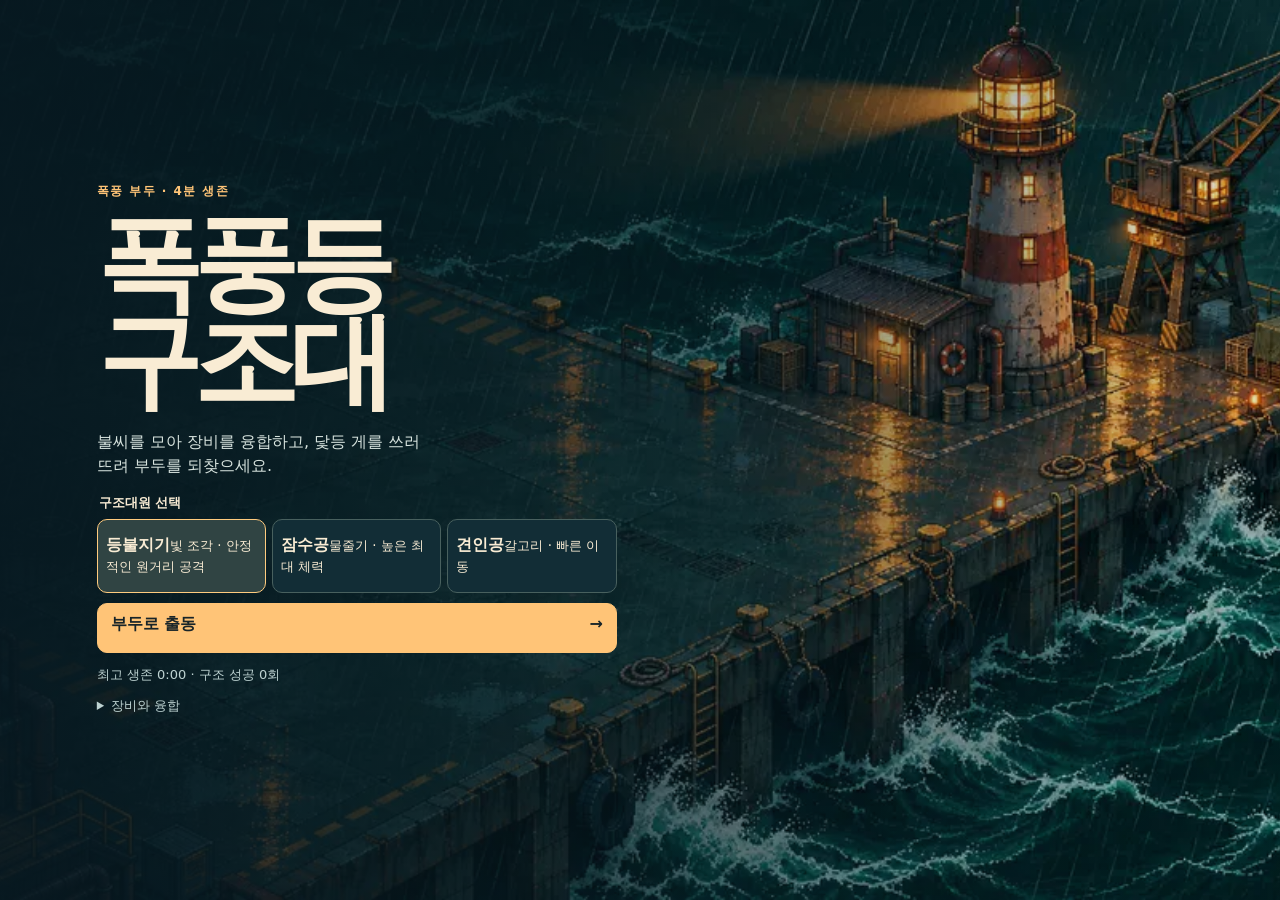
<file: stormlight/index.html>
<!doctype html>
<html lang="ko">
<head>
<meta charset="utf-8">
<meta name="viewport" content="width=device-width,initial-scale=1,viewport-fit=cover">
<meta name="theme-color" content="#091c25">
<title>폭풍등 구조대</title>
<link rel="stylesheet" href="art.css"><link rel="stylesheet" href="style.css">
<script defer src="game.js"></script>
</head>
<body>
<main id="home">
 <section class="brief">
 <p class="eyebrow">폭풍 부두 · 4분 생존</p>
 <h1>폭풍등<br>구조대</h1>
 <p class="lead">불씨를 모아 장비를 융합하고, 닻등 게를 쓰러뜨려 부두를 되찾으세요.</p>
 <fieldset id="crew"><legend>구조대원 선택</legend><div id="crew-options"></div></fieldset>
 <button class="primary" id="start">부두로 출동 <span>→</span></button>
 <p id="record"></p>
 <details><summary>장비와 융합</summary><div id="catalog"></div></details>
 </section>
</main>
<section id="battle" hidden>
 <canvas id="field" aria-label="폭풍 부두 전투 화면"></canvas>
 <header class="hud"><div><strong id="time">0:00</strong><small id="event">불씨 수집</small></div><div class="vitals"><div id="hp"></div><div id="xp"></div><small id="stats"></small></div><button id="pause" aria-label="일시 정지">Ⅱ</button></header>
 <div id="loadout"></div>
 <p id="hint">화면을 끌어 이동 · 공격은 자동</p>
 <button id="crane" hidden>크레인 작동</button>
</section>
<section id="overlay" hidden><div class="panel"><p class="eyebrow" id="over-tag"></p><h2 id="over-title"></h2><div id="choices"></div></div></section>
</body>
</html>
</file>
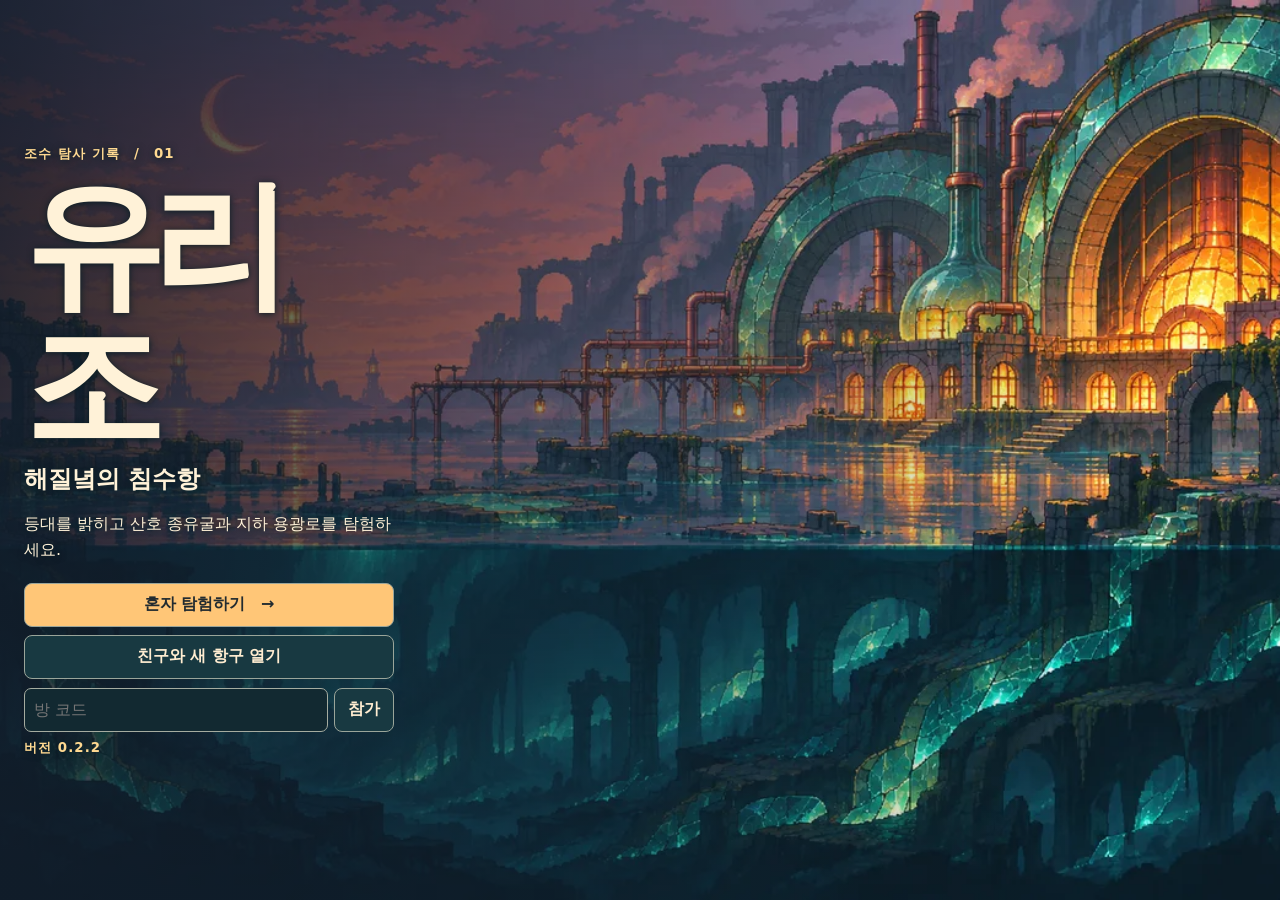
<file: tideglass/index.html>
<!doctype html><html lang="ko"><meta charset="utf-8"><meta name="viewport" content="width=device-width,initial-scale=1,viewport-fit=cover"><meta name="theme-color" content="#102e39"><meta name="game-version" content="0.2.2"><title>유리조 · 침수항 탐험</title><link rel="stylesheet" href="art.css"><link rel="stylesheet" href="style.css?v=0.2.2">
<main id="home"><article><small>조수 탐사 기록　/　01</small><h1>유리조</h1><h2>해질녘의 침수항</h2><p>등대를 밝히고 산호 종유굴과 지하 용광로를 탐험하세요.</p><button id="solo">혼자 탐험하기　→</button><button id="host">친구와 새 항구 열기</button><form id="join"><input id="code" maxlength="6" placeholder="방 코드" aria-label="방 코드" required><button>참가</button></form><output id="status"></output><small>버전 0.2.2</small></article></main>
<section id="game" hidden><canvas id="world" aria-label="침수항 탐험 지도"></canvas><header><button id="back" aria-label="기지로 돌아가기">‹</button><div><small id="loc"></small><b id="goal"></b></div></header><aside id="bag"></aside><small id="update-notice" role="status" hidden style="position:absolute;right:8px;top:98px;background:#102935ed;padding:6px 9px;border-radius:6px">새 버전 · 방에서 나오면 적용</small><div id="toast" role="status"></div><footer class="touch-controls" aria-label="탐험 조작">
 <div class="move-controls">
  <button type="button" data-key="left" aria-label="왼쪽으로 이동">◀</button>
  <button type="button" data-key="right" aria-label="오른쪽으로 이동">▶</button>
 </div>
 <div class="action-controls">
  <button type="button" data-key="act">사용</button>
  <button type="button" data-key="jump" aria-label="점프"><span aria-hidden="true">↑</span><small>점프</small></button>
 </div>
 <div class="tool-controls">
  <button type="button" id="mode">곡괭이</button>
  <button type="button" id="craft">제작</button>
 </div>
</footer></section>
<script src="game.js?v=0.2.2"></script>
<script>
(() => {
 const version = document.querySelector('meta[name="game-version"]').content;
 let checking = false;
 let reloading = false;

 async function checkVersion() {
  if (checking || reloading || document.hidden) return;
  checking = true;
  try {
   const url = new URL('index.html', location.href);
   url.searchParams.set('check', Date.now());
   const response = await fetch(url, {cache: 'no-store'});
   if (!response.ok) return;
   const page = new DOMParser().parseFromString(await response.text(), 'text/html');
   const latest = page.querySelector('meta[name="game-version"]')?.content;
   if (!latest || latest === version) return;

   // A refresh would disconnect the room and discard its shared world.
   if ((typeof active !== 'undefined' && active && role !== 'solo') ||
       (typeof peer !== 'undefined' && peer && typeof active !== 'undefined' && !active)) {
    const notice = document.getElementById('update-notice');
    notice.hidden = false;
    return;
   }
   if (typeof save === 'function') {
    save();
    if (typeof dirty !== 'undefined' && dirty) return;
   }

   reloading = true;
   const next = new URL(location.href);
   next.searchParams.set('v', latest);
   next.searchParams.set('updated', Date.now());
   location.replace(next.href);
  } catch {
   // Keep playing while offline. The next check will retry.
  } finally {
   checking = false;
  }
 }

 setInterval(checkVersion, 15000);
 addEventListener('pageshow', checkVersion);
 addEventListener('online', checkVersion);
 document.addEventListener('visibilitychange', checkVersion);
 document.getElementById('back').addEventListener('click', checkVersion);
})();
</script></html>
</file>
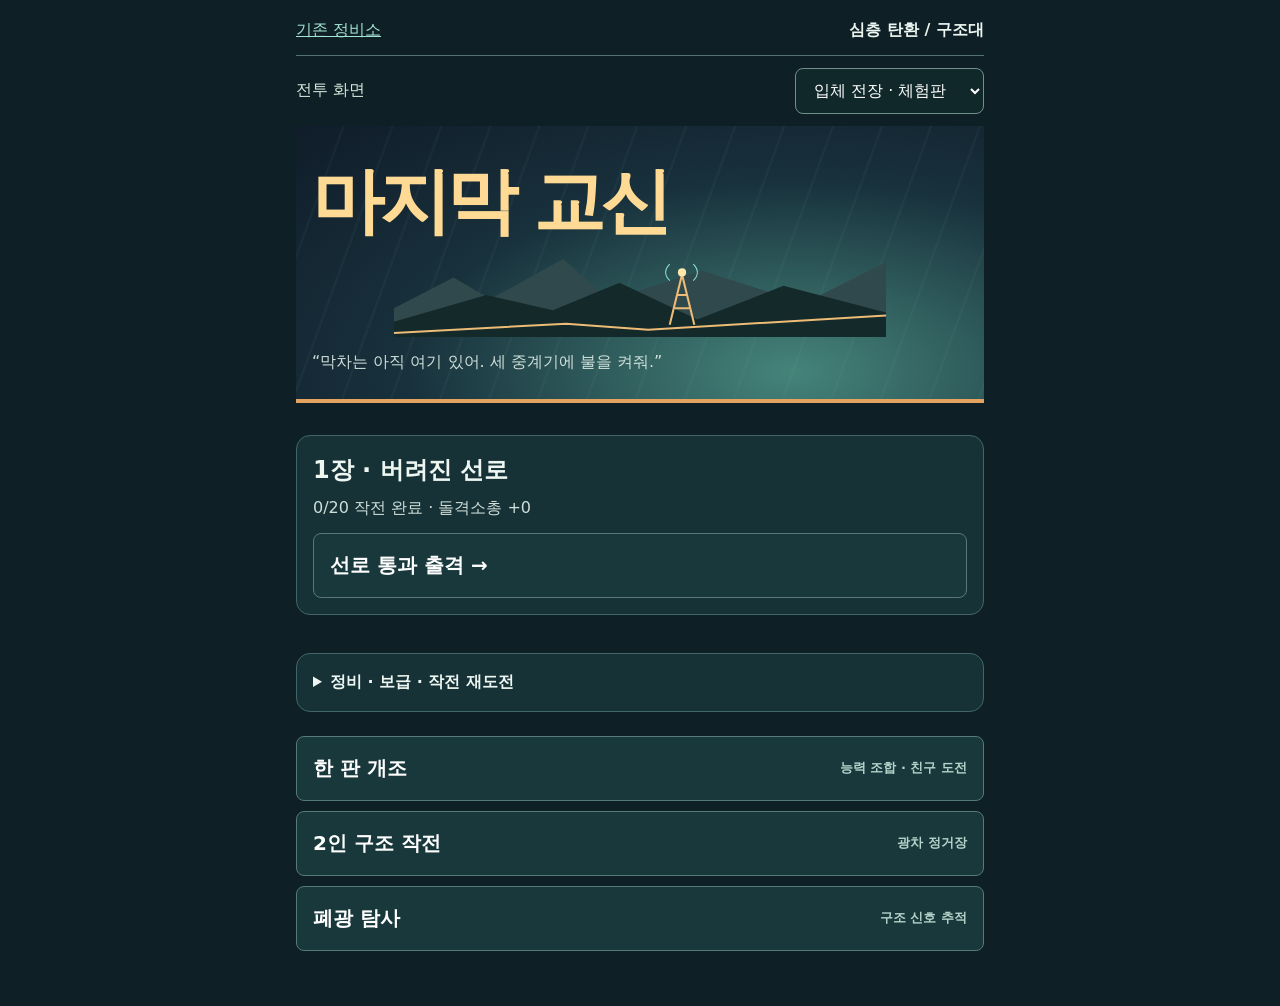
<file: shooter.html>
<!DOCTYPE html>
<html lang="ko">
<head>
<meta charset="utf-8">
<meta name="viewport" content="width=device-width,initial-scale=1,viewport-fit=cover">
<meta name="apple-mobile-web-app-capable" content="yes">
<meta name="apple-mobile-web-app-title" content="심층 탄환">
<meta name="theme-color" content="#12171a">
<meta name="game-build" content="5.0.0">
<title>심층 탄환</title>
<style>
*{box-sizing:border-box}
:root{color-scheme:dark;--surface:#1e282c;--line:#33434a;--text:#f5f1e8;--muted:#b2c1c5;--amber:#ffd189;--teal:#8fe8d4}
body{margin:0;background:radial-gradient(ellipse at top,#25363e,#12171a 60%);color:var(--text);font:15px/1.5 system-ui,-apple-system,sans-serif}
button,select{font:inherit;color:inherit;background:var(--surface);border:1px solid var(--line);border-radius:8px;padding:9px 12px}
button{cursor:pointer;touch-action:manipulation}button:disabled{opacity:.45;cursor:default}button:focus-visible,select:focus-visible{outline:2px solid var(--teal)}
main{max-width:1000px;margin:auto;padding:16px clamp(10px,3vw,32px) 32px}h1,h2,p{margin:0}h1{font-size:clamp(31px,6vw,62px);line-height:1;letter-spacing:-.08em}h2{font-size:20px}
header{display:flex;align-items:end;justify-content:space-between;gap:8px;margin:12px 0 20px}
#money{color:var(--amber);font-size:12px;text-align:right}
nav,.row{display:flex;gap:6px;flex-wrap:wrap;align-items:center}nav{margin-bottom:12px}nav button[aria-pressed=true],.primary{background:var(--teal);color:#142625;font-weight:800;border-color:transparent}
.panel{border:1px solid var(--line);background:#171f23;border-radius:12px;padding:15px;margin-bottom:10px}
.muted{color:var(--muted);font-size:13px}.grid{display:grid;grid-template-columns:repeat(auto-fit,minmax(154px,1fr));gap:8px;margin-top:10px}
.stage,.item{text-align:left}.stage strong,.item strong{display:block}.stage small{color:var(--amber)}.item{border:1px solid var(--line);padding:10px;border-radius:8px}.item h3{margin:0 0 4px}.item .row{margin-top:7px}.item button{font-size:12px}
#combat[hidden],[hidden]{display:none!important}body.fighting header,body.fighting nav{display:none}
.arena{position:relative;overflow:hidden;border-radius:8px;border:1px solid var(--line);background:#10181a;touch-action:none;user-select:none}
canvas{display:block;width:100%;aspect-ratio:900/580;max-height:62dvh;object-fit:contain}
.hud{display:flex;justify-content:space-between;flex-wrap:wrap;gap:5px;padding:7px 0;font-size:13px}




.result{position:absolute;inset:0;display:grid;place-items:center;background:#10181ae8;padding:10px;text-align:center}.result article{padding:14px;max-width:430px}.result p{margin:8px 0}.result .row{justify-content:center}
#dash{background:var(--amber);color:#382510;font-weight:800;min-height:44px}
@media(max-height:500px) and (orientation:landscape){body.fighting main{padding:3px 8px}canvas{max-height:68dvh}}

#openSettings{min-height:44px;min-width:44px;font-size:22px}
#headerMenu{position:relative;flex-shrink:0}
#gameMenu{position:absolute;right:0;top:calc(100% + 5px);z-index:25;width:clamp(70px,20vw,132px);display:grid;gap:4px;padding:4px;border:1px solid var(--line);border-radius:10px;background:#172637;box-shadow:0 8px 20px #0008}
#gameMenu button{min-height:44px;padding:5px 2px;font-size:14px;white-space:nowrap}
.service-dialog{width:min(440px,calc(100% - 28px));max-height:85dvh;padding:16px;border:1px solid var(--line);border-radius:12px;background:#172637;color:var(--ink)}
.service-dialog::backdrop{background:#070e17b8}
.service-dialog button{min-height:44px;margin:4px 5px 4px 0}
.service-dialog label{display:grid;gap:5px;margin:9px 0}.service-dialog input{width:100%;min-height:39px;font:inherit}
.service-dialog .item{margin-bottom:8px}
#settings{width:min(420px,calc(100% - 28px));max-height:85dvh;padding:20px;color:#eef8fa;background:#19252d;border:1px solid #779ca8;border-radius:16px;box-sizing:border-box}
#settings::backdrop{background:#060d13c9}
#settings h2,#settings h3{margin:0 0 10px}
#settings label{display:block;font-weight:700;margin:14px 0}
#settings output{float:right;color:#a0f1d7}
#settings input[type=range]{display:block;width:100%;height:34px;accent-color:#70dfc5}
#settings button{min-height:44px}
#testModeForm{display:grid;gap:8px}
#testModeForm label{margin:0}
#testCode{min-width:0;min-height:44px;border:1px solid #779ca8;border-radius:6px;background:#101b23;color:inherit;font:inherit;padding:8px}
#testModeStatus{margin-top:8px}
.version-panel{border-top:1px solid #53636d;margin:18px 0 14px;padding-top:14px}
.selected-skill{border-color:var(--teal)}
details{margin:12px 0}
summary{cursor:pointer;min-height:44px;display:list-item;padding:10px 12px;border:1px solid var(--line);background:#20323b;border-radius:8px;font-weight:750}
details[open]>summary{border-color:var(--teal);margin-bottom:8px}
details .item{margin-bottom:8px}
.dungeon-cards{display:grid;gap:8px;margin-top:12px}
.dungeon-card{display:grid;grid-template-columns:minmax(0,1fr) auto;align-items:center;gap:4px 10px;padding:10px 12px}
.dungeon-category{color:var(--teal);font-size:12px;font-weight:800}
.dungeon-name{color:var(--text);font-size:18px;font-weight:800}
.dungeon-launch{min-height:44px;padding-inline:9px;white-space:nowrap}
.dungeon-picker{grid-column:1/-1;margin:4px 0 0}
.dungeon-picker summary{padding:7px 10px;min-height:36px;font-size:13px}
.dungeon-picker .grid{grid-template-columns:repeat(5,minmax(0,1fr));gap:4px;margin:0}
.dungeon-picker button small{display:block;font-size:10px;line-height:1.2}

.dungeon-picker button{padding:7px 4px;min-height:44px;font-size:12px}
 .supply-reveal{--crate-accent:#80dfd1;min-height:186px;display:grid;justify-items:center;align-content:center;gap:4px;margin:14px 0;padding:12px;overflow:hidden;border:1px solid var(--line);border-radius:12px;background:radial-gradient(ellipse at center,#2c454e,#141d28 73%);text-align:center}
 .supply-crate{position:relative;width:104px;height:68px;margin:22px 0 14px;border:3px solid #547f88;border-radius:10px;background:linear-gradient(110deg,#42616d,#223d48 65%);box-shadow:inset 0 8px #597c87,0 10px 18px #0c1824;transform-origin:50% 85%}
 .supply-crate::before{content:'';position:absolute;inset:17px 4px auto;border-top:3px solid #a3e2dd}
 .supply-crate::after{content:'';position:absolute;left:39%;top:12px;width:20%;height:23px;border:2px solid #c2f5eb;border-radius:4px;background:#529d9b}
 .crate-opening .supply-crate{animation:crate-unlock .85s both}
 .crate-opening .supply-crate::before{border-color:var(--crate-accent);box-shadow:0 0 10px var(--crate-accent)}
 .crate-beam{position:absolute;pointer-events:none;z-index:1;left:-18px;right:-18px;top:-75px;height:96px;opacity:0;background:linear-gradient(to top,var(--crate-accent),transparent 95%);clip-path:polygon(3% 0,97% 0,83% 100%,17% 100%);animation:crate-beam .85s ease-out both}
 @keyframes crate-beam{0%,20%{opacity:0;transform:scaleY(.35);transform-origin:bottom}75%,100%{opacity:.88;transform:scaleY(1);transform-origin:bottom}}
 .supply-actions{position:sticky;top:max(4px,env(safe-area-inset-top));z-index:3;display:grid;grid-template-columns:minmax(0,1fr) minmax(0,1fr);gap:8px;margin:12px 0;padding:6px;background:#17272f;border:1px solid #45616c;border-radius:10px}
 .supply-actions button{min-width:0;min-height:54px;padding:5px;font-weight:750}
 .supply-actions small{display:block;font-size:11px;font-weight:500}
 .supply-results{width:100%;display:grid;gap:8px}
 .supply-result{min-width:0;display:grid;gap:4px;justify-items:center;padding:6px}
 .supply-results-batch{grid-template-columns:repeat(2,minmax(0,1fr))}
 .supply-results-batch .supply-result{border:1px solid var(--crate-accent);border-radius:8px;background:#111b26}
 .supply-results-batch .supply-portrait{width:48px}
 .supply-results-batch .crate-name{font-size:14px}
 @media(min-width:620px){.supply-results-batch{grid-template-columns:repeat(5,minmax(0,1fr))}}
 .crate-revealed{border-color:var(--crate-accent);background:radial-gradient(ellipse at center,color-mix(in srgb,var(--crate-accent) 35%,#1b2634),#161e2a 75%);animation:crate-reveal .48s both}
 .crate-rare{box-shadow:inset 0 0 26px color-mix(in srgb,var(--crate-accent) 50%,transparent)}
 .supply-reveal .supply-portrait{width:84px;height:auto;aspect-ratio:1}
 .crate-rank{color:var(--crate-accent);font-weight:800}
 .crate-name{font-size:18px;font-weight:800}
 .supply-odds{width:100%;border-collapse:collapse;margin:10px 0;font-size:14px}
 .supply-odds th,.supply-odds td{text-align:left;padding:8px;border-bottom:1px solid var(--line)}
 .supply-odds td:nth-child(-n+2),.supply-odds th:nth-child(-n+2){white-space:nowrap}
 @keyframes crate-unlock{0%{transform:rotate(0)}25%{transform:rotate(-7deg)}50%{transform:rotate(7deg)}75%{transform:rotate(-5deg)}100%{transform:scale(1.12);filter:brightness(1.55)}}
 @keyframes crate-reveal{0%{opacity:.65;transform:scale(.95)}100%{opacity:1;transform:scale(1)}}
 @media(prefers-reduced-motion:reduce){.crate-opening .supply-crate,.crate-revealed{animation:none}}
.transcend-panel{border:1px solid #9f80ad;border-radius:10px;background:#27243a;padding:12px;margin-top:12px}
.transcend-panel .section-label{margin-top:0;color:#e2bbff}
.inventory-controls{display:flex;flex-wrap:wrap;gap:8px;margin:10px 0}
.inventory-controls label{display:grid;gap:3px;min-width:0;flex:1 1 120px;font-size:13px;color:var(--muted)}
.inventory-controls select{width:100%;min-height:44px}
</style>
</head>
<body><main>
<header><h1>심층 탄환</h1><button type="button" id="money" aria-label="재화와 수급처"></button><div id="headerMenu">
 <button type="button" id="openSettings" aria-label="메뉴" aria-expanded="false" aria-controls="gameMenu">☰</button>
 <div id="gameMenu" role="group" aria-label="메뉴 바로가기" hidden>
  <button type="button" id="menuSettings">설정</button>
  <button type="button" id="menuAccount">계정</button>
  <button type="button" id="menuMail">우편함</button>
  <button type="button" id="menuNotices">공지</button>
  <button type="button" id="menuRanking">순위</button>
 </div>
</div></header>
<section id="menu" aria-label="정비소"></section>
<nav id="dock" aria-label="정비소 메뉴">
  <button type="button" data-page="supply"><i class="dock-icon supply-icon" aria-hidden="true"></i><span>뽑기</span></button>
  <button type="button" data-page="gear"><i class="dock-icon equipment" aria-hidden="true"></i><span>장비</span></button>
  <button type="button" data-page="campaign"><i class="dock-icon combat" aria-hidden="true"></i><span>전투</span></button>
  <button type="button" data-page="growth"><i class="dock-icon growth" aria-hidden="true"></i><span>스킬 트리</span></button>
  <button type="button" data-page="contracts"><i class="dock-icon missions" aria-hidden="true"></i><span>던전</span></button>
</nav>
<section id="combat" hidden aria-label="전투">
<div class="hud" id="battleHud"><strong id="objective"></strong><span id="combatStats"></span><div class="life-track" id="lifeTrack" role="meter" aria-label="내 체력" aria-valuemin="0" aria-valuemax="100"><i></i><b></b></div><button id="pause">일시정지</button></div>
<div class="arena" id="arena"><canvas id="screen" width="900" height="580" aria-label="전투 지도"></canvas>
<div id="joystick" aria-hidden="true"><i></i></div>
<div id="result" class="result" hidden><article><h2 id="resultTitle"></h2><p id="resultText"></p><div class="row" id="resultActions"></div></article></div></div>
<p id="combatHint">화면을 끌어 이동 · 가까운 적 자동 사격</p>
<button id="reserveSkill">보조</button><button id="dash" aria-label="대시">대시</button>
</section>
<dialog id="settings" aria-labelledby="settingsTitle">
 <h2 id="settingsTitle">설정</h2>
 <label><input id="largeText" type="checkbox"> 큰 글씨</label>
 <label><input id="highContrast" type="checkbox"> 높은 대비</label>
 <label>효과음 <output id="effectsValue"></output><input id="effectsVolume" type="range" min="0" max="100" step="5"></label>
 <label>배경음 <output id="musicValue"></output><input id="musicVolume" type="range" min="0" max="100" step="5"></label>
 <button type="button" id="previewAudio">현재 총기 발사음 듣기</button>
 <p id="audioStatus" role="status"></p>
 <section class="version-panel" aria-labelledby="versionTitle">
  <h3 id="versionTitle">게임 업데이트</h3>
  <p id="updateStatus" role="status"></p>
  <div class="row"><button type="button" id="checkUpdate">최신 버전 확인</button><button type="button" id="applyUpdate">새로고침</button></div>
 </section>
 <details id="privateTest">
  <summary>테스트 모드</summary>
  <form id="testModeForm">
   <label for="testCode">비공개 코드</label>
   <input id="testCode" type="password" autocomplete="off" autocapitalize="none" spellcheck="false" size="24" maxlength="40" required>
   <button type="submit" id="testModeStart">테스트 시작</button>
  </form>
  <button type="button" id="testModeExit" hidden>테스트 종료 · 원래 세이브로 복귀</button>
  <p id="testModeStatus" role="status"></p>
 </details>
 <form method="dialog"><button type="submit">닫기</button></form>
</dialog>

<dialog id="accountDialog" class="service-dialog" aria-labelledby="accountTitle">
 <h2 id="accountTitle">계정</h2>
 <p id="accountStatus" role="status"></p>
 <div id="accountActions"></div>
 <form method="dialog"><button>닫기</button></form>
</dialog>
<dialog id="mailDialog" class="service-dialog" aria-labelledby="mailTitle">
 <h2 id="mailTitle">우편함</h2>
 <p id="mailStatus" role="status"></p>
 <div id="mailItems"></div>
 <form method="dialog"><button>닫기</button></form>
</dialog>
<dialog id="noticesDialog" class="service-dialog" aria-labelledby="noticeTitle">
 <h2 id="noticeTitle">공지</h2>
 <p>5.0.0 · 구조대 캠페인</p>
 <p>폐광에서 구조 신호가 도착했어. 전투 홈의 마지막 교신에서 작전을 선택해.</p>
 <form method="dialog"><button>닫기</button></form>
</dialog>
<dialog id="rankingDialog" class="service-dialog" aria-labelledby="rankingTitle">
 <h2 id="rankingTitle">유저 순위 비교</h2>
 <p id="rankingStatus" role="status"></p>
 <div id="rankingItems"></div>
 <form method="dialog"><button>닫기</button></form>
</dialog>
</main>
<script src="field-art.js"></script><script>
'use strict';
const $ = id => document.getElementById(id);
const build=document.querySelector('meta[name="game-build"]').content;
const settingsKey='deep-rounds-settings-v1';
let audioSettings={effects:65,music:25};
try{
 const stored=JSON.parse(localStorage.getItem(settingsKey));
 for(const name of Object.keys(audioSettings)){
  if(Number.isFinite(stored?.[name]))audioSettings[name]=Math.max(0,Math.min(100,stored[name]));
 }
}catch{}
let audioContext,effectsGain,musicGain;
async function enableAudio(){
 const Audio=window.AudioContext||window.webkitAudioContext;
 if(!Audio)return false;
 try{
  if(!audioContext){
   audioContext=new Audio();
   effectsGain=audioContext.createGain();effectsGain.connect(audioContext.destination);
   musicGain=audioContext.createGain();musicGain.connect(audioContext.destination);
   setVolume();
  }
  if(audioContext.state!=='running')await audioContext.resume();
  return audioContext.state==='running';
 }catch{return false;}
}
function setVolume(){
 if(!audioContext)return;
 effectsGain.gain.setTargetAtTime(audioSettings.effects/100,audioContext.currentTime,.02);
 musicGain.gain.setTargetAtTime(audioSettings.music/100,audioContext.currentTime,.02);
}
function tone(output,frequency,end,duration,amplitude,type='sine',delay=0){
 if(audioContext?.state!=='running'||document.hidden)return;
 const at=audioContext.currentTime+delay;
 const oscillator=audioContext.createOscillator(),envelope=audioContext.createGain();
 oscillator.type=type;
 oscillator.frequency.setValueAtTime(frequency,at);
 oscillator.frequency.exponentialRampToValueAtTime(end,at+duration);
 envelope.gain.setValueAtTime(.001,at);
 envelope.gain.exponentialRampToValueAtTime(amplitude,at+.012);
 envelope.gain.exponentialRampToValueAtTime(.001,at+duration);
 oscillator.connect(envelope);envelope.connect(output);
 oscillator.start(at);oscillator.stop(at+duration+.02);
}
const gunSounds={
 pistol:[430,170,.065,.085,'triangle'],revolver:[360,140,.08,.095,'triangle'],
 rifle:[470,205,.05,.063,'triangle'],smg:[510,240,.043,.055,'triangle'],
 shotgun:[330,125,.082,.105,'triangle'],sniper:[390,155,.09,.095,'triangle'],rail:[680,235,.085,.075,'sine']
};
function playGunshot(id){
 if(audioSettings.effects<=0)return;
 const sound=gunSounds[id];
 tone(effectsGain,...sound);
 const accents={pistol:[1.7,.020,'triangle'],revolver:[.55,.065,'sine'],rifle:[2.4,.017,'square'],smg:[1.3,.014,'triangle'],shotgun:[.42,.078,'sawtooth'],sniper:[2.1,.042,'sine'],rail:[1.9,.09,'sine']};
 const [ratio,duration,wave]=accents[id];
 tone(effectsGain,sound[0]*ratio,sound[1]*ratio,duration,sound[3]*.22,wave);
}
const soundProfiles={
 dash:[120,470,.15,.13,'triangle'],volley:[550,180,.12,.11,'square'],
 charge:[180,850,.22,.12,'triangle'],heal:[390,680,.37,.11,'sine'],
 storm:[520,85,.32,.12,'sawtooth'],shield:[270,430,.28,.10,'sine'],
 pulse:[580,135,.29,.13,'triangle'],overdrive:[110,420,.32,.11,'sawtooth'],hurt:[105,48,.2,.18,'sawtooth'],
 boss:[63,47,.65,.23,'triangle'],win:[330,440,.31,.16,'triangle'],
 lose:[210,58,.43,.16,'triangle'],
 crate:[105,220,.35,.16,'triangle'],crateReveal:[440,660,.38,.16,'triangle'],crateRare:[440,1100,.65,.22,'triangle']
};
function playEffect(name){
 if(audioSettings.effects>0)tone(effectsGain,...soundProfiles[name]);
}
let beat=0;
setInterval(()=>{
 if(audioSettings.music<=0||!game||game.over||game.paused||$('combat').hidden||document.hidden||audioContext?.state!=='running')return;
 const notes=[55,55,65.41,55,49,49,73.42,65.41];
 const note=notes[beat++%notes.length];
 tone(musicGain,note,note,.46,.18);
 if(beat%2===0)tone(musicGain,note*4,note*4,.26,.07,'triangle',.14);
},480);

for(const name of Object.keys(audioSettings)){
 const slider=$(name+'Volume'),value=$(name+'Value');
 slider.value=audioSettings[name];value.textContent=slider.value+'%';
 slider.oninput=()=>{
  audioSettings[name]=Number(slider.value);value.textContent=slider.value+'%';
  setVolume();
  try{localStorage.setItem(settingsKey,JSON.stringify(audioSettings));}catch{}
 };
}
$('previewAudio').onclick=async()=>{
 const status=$('audioStatus');
 if(!audioSettings.effects){status.textContent='효과음 볼륨을 0%보다 높여 줘.';return;}
 if(!await enableAudio()){status.textContent='소리를 켜지 못했어. 버튼을 다시 눌러 줘.';return;}
 playGunshot(gearFamily(save.equipped.gun||'pistol'));
 status.textContent='현재 장착한 총기 발사음 재생';
};
const updateStatus=$('updateStatus');
const checkUpdate=$('checkUpdate'),applyUpdate=$('applyUpdate');
updateStatus.textContent='현재 버전 '+build;
checkUpdate.onclick=async()=>{
 checkUpdate.disabled=true;applyUpdate.disabled=true;
 updateStatus.textContent='최신 배포 버전 확인 중…';
 try{
  const url=new URL('shooter.html',location.href);
  url.searchParams.set('check',Date.now());
  const response=await fetch(url,{cache:'no-store',signal:AbortSignal.timeout(10000)});
  if(!response.ok)throw new Error('Version check failed');
  const page=new DOMParser().parseFromString(await response.text(),'text/html');
  const latest=page.querySelector('meta[name="game-build"]')?.content;
  if(!latest)throw new Error('Version unavailable');
  applyUpdate.textContent=latest===build?'새로고침':'업데이트 적용';
  updateStatus.textContent=latest===build?'최신 버전 '+build:'현재 '+build+' · 최신 '+latest;
 }catch{
  updateStatus.textContent='현재 '+build+' · 확인에 실패했어. 잠시 후 다시 확인해 줘.';
 }finally{
  checkUpdate.disabled=false;applyUpdate.disabled=false;
 }
};
applyUpdate.onclick=()=>{
 const url=new URL(location.href);
 url.searchParams.delete('v');
 url.searchParams.set('refresh',Date.now());
 location.replace(url.href);
};
const stages=[
 ['광산 입구','clear',12],['버려진 선로','destroy',3,'cart'],['포자 굴','survive',90],['장갑 갱도','armor',3],
 ['굴착장 · 철턱','boss',1],['좁은 굴','clear',24],['무너지는 갱도','switch',2,'rock'],['폭발 둥지','destroy',3,'blast'],
 ['승강기 방어','defend',90],['폐광 최심부 · 광맥 포식자','boss',1,'rock'],
 ['침수된 로비','clear',22,'water'],['배수 통로','switch',2,'water'],['누전 실험실','switch',3,'shock'],
 ['배양실','samples',3,'water'],['압력 격납고 · 절연 갑각','boss',1,'shock'],
 ['격리 구역','destroy',3,'water'],['수중 관측교','escape',0,'tide'],['역류 펌프실','defend',75,'water'],
 ['정전 복도','switch',2,'dark'],['심해 수조 · 심전 장어','boss',1,'tide']
];
// Campaign encounters retain their names, first-clear rewards and save indices.
const stageBosses=[
 ['곡괭이턱','charge',1,.72],['선로 분쇄기','line',3,1.05],['포자 여왕','summon',2,1.23],['흑철 방패충','burst',3,.83],
 ['철턱','charge',2,1.36],['협곡 송곳니','charge',3,.92],['낙석 거인','strike',3,1.25],['잿불 어미','summon',4,.97],
 ['승강기 파수꾼','burst',5,1.18],['광맥 포식자','strike',4,.92],['침수 로비 포식충','charge',4,1.18],['배수로 촉수','line',5,.9],
 ['누전 방전충','strike',5,1.26],['탈주 표본 07','summon',3,.83],['절연 갑각','burst',7,1.42],['격리군주','summon',5,1.12],
 ['관측교 잠복자','line',7,1.27],['역류 아귀','strike',6,.99],['암전 포식자','burst',9,1.02],['심전 장어','line',9,1.16]
];
const stageSquads=[
 ['광분', 'crawler:갱도 일꾼', 'gunner:갱도 신호사수', 'armor:곡괭이 갑충'],
 ['질주', 'runner:침목 슬라임', 'flanker:선로 추적벌', 'mortar:신호탄 포수'],
 ['재생', 'crawler:포자 일꾼', 'spitter:곰팡이 사수', 'blast:포자낭 폭충'],
 ['갑피', 'runner:쇳가루 점액체', 'mortar:철편 포충', 'armor:방패 광부'],
 ['광분', 'crawler:폐석 벌레', 'gunner:리벳 사수', 'armor:굴착 파수병'],
 ['질주', 'runner:틈새 점액체', 'spitter:메아리 사수', 'flanker:바위틈 사냥벌'],
 ['갑피', 'crawler:분진 보행자', 'blast:낙석 폭충', 'mortar:천장 박격충'],
 ['광분', 'runner:재 슬라임', 'blast:불씨 유충', 'mortar:잿불 투척수'],
 ['재생', 'crawler:승강장 경비병', 'gunner:승강장 경비사수', 'armor:권양기 중갑충'],
 ['갑피', 'spitter:금맥 사수', 'blast:수정 폭충', 'armor:광맥 철갑수'],
 ['재생', 'runner:물거품 슬라임', 'crawler:침수 경비병', 'spitter:염수 포충'],
 ['질주', 'crawler:배수관 유충', 'gunner:배수관 작살사수', 'flanker:배관 추적벌'],
 ['광분', 'runner:전류 슬라임', 'spitter:전극 사수', 'mortar:코일 박격충'],
 ['재생', 'runner:배양 점액체', 'gunner:침탄 표본', 'blast:영양낭 폭충'],
 ['갑피', 'crawler:압력 보행자', 'spitter:증기 포충', 'armor:격납고 갑각수'],
 ['광분', 'crawler:격리 감염체', 'mortar:격벽 박격충', 'flanker:탈주 사냥벌'],
 ['질주', 'runner:유리 점액체', 'spitter:관측교 저격충', 'armor:난간 돌격수'],
 ['재생', 'flanker:역류 추적벌', 'blast:밸브 폭충', 'mortar:압력포 기생충'],
 ['갑피', 'crawler:암전 보행자', 'flanker:야광 사냥벌', 'spitter:잔광 사수'],
 ['질주', 'runner:심해 점액체', 'mortar:수압 박격충', 'armor:심전 철갑수']
].map(([trait,...units])=>({trait,units:units.map(unit=>{const [type,name]=unit.split(':');return {type,name};})}));
const traitGuide={'광분':'체력이 절반 아래면 추격 속도 증가','질주':'일정 간격으로 짧게 가속','재생':'3초 동안 피격되지 않으면 체력 회복','갑피':'첫 명중 피해 일부 흡수'};
const bossColors={charge:'#f3a56c',line:'#8bd5f4',summon:'#a4d883',burst:'#dfa7fc',strike:'#f6ce6e'};
const objectiveNames={clear:'몬스터 소탕',destroy:'시설 파괴',survive:'생존',armor:'갑각벌레 처치',boss:'보스 격파',switch:'스위치 작동 후 탈출',samples:'표본 처치',defend:'시설 방어',escape:'출구 도착',recover:'보급 상자 회수',elite:'엘리트 처치',range:'표적 사격'};
const gear={
 pistol:{name:'권총',slot:'gun',damage:22,interval:.28,mag:9,reload:.82,speed:640,mods:['정밀탄','속사 장치'],desc:'중거리에서 안정적인 기본 총기'},
 revolver:{name:'리볼버',slot:'gun',damage:45,interval:.55,mag:6,reload:1.05,speed:730,mods:['관통탄','확장 실린더'],desc:'한 발이 강한 6연발 권총'},
 rifle:{name:'돌격소총',slot:'gun',damage:19,interval:.17,mag:18,reload:1.12,speed:810,mods:['고속 장전','철갑탄'],desc:'중장거리에서 빠르고 안정적인 연사'},
 sniper:{name:'저격소총',slot:'gun',damage:95,interval:1.12,mag:4,reload:1.45,speed:1040,mods:['중장갑 파쇄','장거리 탄환'],desc:'긴 사거리와 높은 단발 피해'},
 shotgun:{name:'산탄총',slot:'gun',damage:14,interval:.64,mag:5,reload:1.1,speed:580,mods:['충격탄','집속탄'],desc:'근거리에서 산탄 5발 발사'},
 smg:{name:'기관단총',slot:'gun',damage:11,interval:.115,mag:23,reload:1,speed:690,mods:['연쇄탄','표식탄'],desc:'연사로 빠른 적을 제압'},
 rail:{name:'충전포',slot:'gun',damage:74,interval:1.05,mag:3,reload:1.3,speed:900,mods:['관통광선','집속광선'],desc:'느리지만 강한 관통 사격'},
 scoutHelmet:{name:'정찰 헬멧',slot:'head',desc:'모든 피격 피해를 조금 줄여 줘.'},
 sealedHelmet:{name:'밀폐 헬멧',slot:'head',desc:'감전 피해를 줄여 줘.'},
 plate:{name:'철판 갑옷',slot:'armor',desc:'정면에서 받는 피해 감소'},
 insulated:{name:'절연 조끼',slot:'armor',desc:'전기 피해 감소'},
 thrust:{name:'추진 부츠',slot:'boots',desc:'대시 거리 증가'},
 grip:{name:'접지 장화',slot:'boots',desc:'물에서 이동 감속 방지'},
 light:{name:'경량 러너',slot:'boots',desc:'대시 재사용 시간 단축'},
 quick:{name:'속장전 장갑',slot:'gloves',desc:'대시 직후 재장전 단축'},
 stable:{name:'안정화 장갑',slot:'gloves',desc:'멈춰서 쏠 때 탄 퍼짐 감소'},
 rift:{name:'균열 코어',slot:'charm',desc:'대시 직후 첫 발 피해 증가'},
 battery:{name:'비상 배터리',slot:'charm',desc:'낮은 체력에서 전투당 한 번 보호막'}
};
const unlocks={1:'scoutHelmet',2:'revolver',7:'rifle',11:'sealedHelmet',15:'sniper',3:'plate',4:'shotgun',6:'thrust',8:'quick',9:'smg',12:'insulated',16:'grip',17:'battery',19:'rail'};
const slots={head:'헬멧',gun:'총기',armor:'갑옷',gloves:'장갑',boots:'신발',charm:'장신구'};
const rankColors=['#b1bec6','#8de2a5','#8bc5ff','#caa6ff','#ffc36d','#ff8491'];
const baseRanks={pistol:1,revolver:2,rifle:3,sniper:4,shotgun:2,smg:3,rail:4,scoutHelmet:1,sealedHelmet:3,plate:2,insulated:3,thrust:2,grip:3,light:2,quick:2,stable:2,rift:4,battery:3};
const themes={
 vanguard:{name:'선봉대',color:'#edd281',items:['scoutHelmet','rifle','plate','stable','thrust','battery'],three:{damage:.04},six:{damage:.14},text:['공격 피해 +4%','공격 피해 +14%']},
 sentinel:{name:'철벽 수호',color:'#95c1eb',items:['scoutHelmet','shotgun','plate','quick','grip','battery'],three:{defense:.06},six:{defense:.19},text:['받는 피해 6% 감소','받는 피해 19% 감소']},
 tide:{name:'심해 탐사',color:'#65e2cf',items:['sealedHelmet','smg','insulated','quick','grip','battery'],three:{move:.06},six:{reload:.22},text:['이동 속도 +6%','재장전 속도 +22%']},
 specter:{name:'유령 정찰',color:'#cba8f1',items:['sealedHelmet','sniper','plate','stable','light','rift'],three:{fire:.08},six:{damage:.17},text:['공격 속도 +8%','공격 피해 +17%']},
 arc:{name:'과전압 연구',color:'#ff9a86',items:['sealedHelmet','rail','insulated','quick','thrust','rift'],three:{projectile:.10},six:{cooldown:.19,damage:.09},text:['탄환 속도 +10%','스킬 재사용 시간 19% 감소 · 공격 피해 +9%']}
};
const gunFamilies=Object.keys(gear).filter(id=>gear[id].slot==='gun');
for(const [themeId,theme] of Object.entries(themes)){
 const createItem=(base,rank)=>{
  const id=themeId+'_'+base,item=gear[base];
  gear[id]={...item,base,theme:themeId,name:theme.name+' '+item.name};
  baseRanks[id]=rank;
  return id;
 };
 theme.ids=theme.items.map((base,index)=>createItem(base,2+index%3));
 theme.dropPool=theme.ids.flatMap((id,index)=>{
  // Every equipment slot keeps the same odds; the gun slot has seven outcomes.
  if(gear[id].slot!=='gun')return Array(gunFamilies.length).fill(id);
  return gunFamilies.map(base=>base===gear[id].base?id:createItem(base,2+index%3));
 });
}
const gearFamily=id=>gear[id]?.base||id;
function setBonuses(equipped){
 const counts={},bonuses={damage:0,defense:0,move:0,reload:0,fire:0,projectile:0,cooldown:0};
 for(const id of Object.values(equipped)){
  const theme=gear[id]?.theme;
  if(theme)counts[theme]=(counts[theme]||0)+1;
 }
 for(const [id,count] of Object.entries(counts)){
  if(count<3)continue;
  for(const tier of count>=6?['six']:['three']){
   for(const [stat,value] of Object.entries(themes[id][tier]))bonuses[stat]+=value;
  }
 }
 return {counts,...bonuses};
}
const materialNames={
 iron:'정제 철편',spring:'압축 용수철',fiber:'방탄 섬유',polymer:'절연 수지',
 lens:'초점 렌즈',coil:'가속 코일',enzyme:'활성 효소',gel:'신경 겔',skillData:'전술 데이터',xp:'경험치'
};
const elementNames=['화염','냉기','전격','독','공명'];
const familyMaterial=Object.fromEntries(gunFamilies.map((id,i)=>[id,'gunMat'+i]));
for(const id of gunFamilies)materialNames[familyMaterial[id]]=gear[id].name+' 강화재';
for(let rank=1;rank<=6;rank++)materialNames['core'+rank]=rank+'성 보스 코어';
const coreRank=index=>[1,1,2,2,3,3,3,4,4,4,3,4,4,4,5,5,5,5,6,6][index];
function itemElement(id){return gear[id]?.element??0;}
for(const [id,item] of Object.entries(gear)){
 const family=gearFamily(id),theme=Object.keys(themes).indexOf(item.theme);
 item.element=item.slot==='gun'?gunFamilies.indexOf(family)%5:theme>=0?theme:family==='insulated'?2:1;
 if(item.slot==='armor')item.name=elementNames[item.element]+' '+item.name;
}
const currencies={credits:'크레딧',alloy:'합금',parts:'정밀 부품',cores:'보스 코어'};
const contracts=[
 {name:'폐선로 회수',boss:'철로 파쇄충',pattern:'charge',pack:['crawler','armor','runner','flanker'],materials:['iron','spring'],slots:['gun','charm'],hazard:'cart',unlock:'light'},
 {name:'격리창고 소탕',boss:'격리구역 감시체',pattern:'burst',pack:['armor','spitter','flanker','crawler'],materials:['fiber','polymer'],slots:['head','armor'],unlock:'stable'},
 {name:'전력탑 탈환',boss:'과전압 증폭체',pattern:'line',pack:['mortar','spitter','flanker','runner'],materials:['lens','coil'],slots:['gloves','boots'],hazard:'shock'},
 {name:'배양로 경험치 훈련',boss:'배양체 군주',pattern:'summon',pack:['runner','blast','crawler','mortar'],reward:'xp',hazard:'water',unlock:'rift'},
 {name:'전술 모의실',boss:'전술 검증기',pattern:'strike',pack:['flanker','mortar','spitter','armor'],reward:'skillData',hazard:'dark'}
];
const contractBands=Array.from({length:10},(_,i)=>({min:1+i*10,max:10+i*10}));
const maxCharacterLevel=100;
const characterLevel=()=>testMode?save.testLevel:Math.min(maxCharacterLevel,1+Math.floor(save.xp/100));
function experienceText(){
 if(testMode)return '테스트 레벨';
 if(characterLevel()>=maxCharacterLevel)return '최고 레벨';
 const progress=save.xp%100;
 return '경험치 '+progress+'/100 · 다음 레벨까지 '+(100-progress)+' XP';
}
const operators={
 ranger:{name:'정찰병',icon:'◎',color:'#8cebd9',price:0,description:'균형형 · 기본 능력치'},
 bulwark:{name:'방패병',icon:'⬟',color:'#8bbcff',price:550,hp:80,defense:.12,move:.86,description:'최대 체력 +80 · 받는 피해 −12% · 이동 속도 −14%'},
 leech:{name:'흡혈 사수',icon:'◈',color:'#ff93b6',price:850,hp:-15,leech:.035,description:'총기 피해의 3.5% 흡혈 · 회복 한도 3 HP, 매초 3 HP 충전 · 최대 체력 −15'},
 runner:{name:'기동병',icon:'➤',color:'#ffd184',price:500,projectile:1.15,move:1.16,description:'이동 속도 +16% · 탄환 속도 +15%'},
 gunner:{name:'총기 기술자',icon:'✦',color:'#b4a6ff',price:700,reload:1.24,projectile:1.15,description:'재장전 속도 +24% · 탄환 속도 +15%'},
 hunter:{name:'현상금 사냥꾼',icon:'⌖',color:'#ffaf78',price:900,boss:1.22,damage:.92,description:'보스에게 주는 총기 피해 +22% · 잡몹에게 주는 총기 피해 −8%'},
 tech:{name:'전술 기술자',icon:'ϟ',color:'#8eeeff',price:800,cooldown:.88,hp:-8,description:'스킬 재사용 시간 −12% · 명중 시 0.3초 마비 (대상당 2초) · 최대 체력 −8'},
 medic:{name:'의무병',icon:'✚',color:'#92eda8',price:650,recovery:2,recoveryDelay:4,description:'피격 후 4초부터 자동 회복 · 회복량 +100% · 피격 후 처음 2초간 회복량 +150%'}
};
const selectedOperator=()=>Object.hasOwn(operators,save.operator)&&ownsOperator(save.operator)?save.operator:'ranger';
const ownsOperator=id=>id==='ranger'||save.operators?.[id]===true;
const characterMaxHp=()=>Math.round((100+Math.floor(characterLevel()/2)+(operators[selectedOperator()].hp||0))*trainingFactor('move'));
function chooseOperator(id){
 if(!Object.hasOwn(operators,id))return false;
 if(!ownsOperator(id)){
  const price={credits:operators[id].price};
  if(!available(price))return false;
  pay(price);save.operators??={};save.operators[id]=true;
 }
 save.operator=id;persist();return true;
}
const selectedBands=contracts.map(()=>0);
function contractLevel(band){
 const range=contractBands[band];
 if(!range)return null;
 const level=characterLevel();
 if(testMode)return clamp(level,range.min,range.max);
 return level>=range.min?Math.min(level,range.max):null;
}
function contractReward(contract,band){
 if(contract.reward==='xp')return {xp:95+band*12};
 if(contract.reward==='skillData')return {skillData:3+Math.floor(band/2)};
 const [first,second]=contract.materials,quantity=3+Math.floor(band/2);
 const weaponMats=[gunFamilies.slice(0,2),gunFamilies.slice(2,4),gunFamilies.slice(4)][contracts.indexOf(contract)];
 return {...Object.fromEntries(weaponMats.map(id=>[familyMaterial[id],1+Math.floor(band/3)])),credits:Math.round((32+band*5)*(1-Math.min(.2,Math.max(0,characterLevel()-contractBands[band].max)*.0025))),[first]:quantity+1,[second]:quantity};
}
function contractScale(level){return {hp:1.35+(level-1)*.020,damage:1.30+(level-1)*.012};}
function available(price){return Object.entries(price).every(([id,amount])=>balance(id)>=amount);}
function pay(price){for(const [id,amount] of Object.entries(price))changeBalance(id,-amount);}
function balance(id){return id!=='xp'&&Object.hasOwn(materialNames,id)?save.materials[id]||0:save[id];}
function changeBalance(id,amount){
 if(id==='xp'){save.xp=Math.min((maxCharacterLevel-1)*100,save.xp+amount);return;}
 if(Object.hasOwn(materialNames,id))save.materials[id]=balance(id)+amount;
 else save[id]+=amount;
}
const materialPrice=(pair,credits,count)=>({credits,[pair[0]]:count,[pair[1]]:count});
const gearMaterialPrice=id=>{
 const {slot}=gear[id];
 const dungeon=contracts.find(entry=>entry.slots?.includes(slot));
 const material=dungeon.materials[dungeon.slots.indexOf(slot)],next=level(id)+1;
 return {credits:12+next*5,...(slot==='gun'?{[familyMaterial[gearFamily(id)]]:1}:{}),[material]:1+Math.floor(next/7)+(next>20?next-20:0),...coreCost(id,next)};
};
const trainingMaterialPrice=id=>materialPrice(id==='fire'||id==='projectile'?['lens','coil']:['enzyme','gel'],65+trainingLevel(id)*45,2+trainingLevel(id));
function priceText(price){
 return Object.entries(price).filter(([,n])=>n>0).map(([id,n])=>(currencies[id]||materialNames[id])+' '+n).join(' · ');
}
const key='deep-rounds-save-v1';
const testKey=key+'-private-test';
const testCodeHash='481c17ed79bb425d717f4cf663e6d04459bcacbcc0199b71fd0fa3b08f640c39';
function readSave(name){
 try{
  const value=JSON.parse(localStorage.getItem(name));
  return value&&typeof value==='object'&&!Array.isArray(value)?value:null;
 }catch{return null;}
}
const regions=['버려진 선로','광맥 중계기','침수 연구소','지하 환승역','마지막 교신'];
const orders=[
 ['선로 통과','정거장 전원 복구','운반차 호위','선로 분쇄기'],
 ['수정문 통과','중계 회로 연결','채굴 장비 회수','광맥 포식자'],
 ['배수로 돌파','감압 밸브 개방','잠수정 호위','절연 갑각'],
 ['분기점 진입','환승역 전력 배분','구조반 호송','격리군주'],
 ['지상선 확보','관제실 신호 전환','막차 호위','심전 장어']
];
const fieldGuns={rifle:'돌격소총',shotgun:'산탄총',sniper:'저격소총',smg:'기관단총',rail:'충전포'};
const campaignKey='signal-campaign-v5';
function campaignSave(){
 let data;try{data=JSON.parse(localStorage.getItem(campaignKey));}catch{}
 return Object.assign({clear:0,credits:0,parts:0,gun:'rifle',guns:['rifle'],choice:0,level:0},data||{});
}
function storeCampaign(s){localStorage.setItem(campaignKey,JSON.stringify(s));}
function campaignUrl(n){return 'shooter.html?mission='+n;}

const mainParams=new URLSearchParams(location.search);
if(!['legacy','admin','op','mission'].some(k=>mainParams.has(k)))location.replace('signal.html');
const mission=mainParams.has('mission')?Math.min(campaignSave().clear,19,Math.max(0,parseInt(mainParams.get('mission'))||0)):-1;
const stageForMission=[0,1,3,1,5,8,6,9,10,11,13,14,12,16,17,15,18,17,16,19];
const dispatchCode=(new URLSearchParams(location.search).get('op')||'').toUpperCase();
const dispatchMatch=mission>=0?[null,stageForMission[mission],String(mission+1)]:/^Q(1|9|14)-([0-9A-Z]{1,7})$/.exec(dispatchCode);
const testSnapshot=dispatchMatch?null:readSave(testKey);
const testMode=testSnapshot!==null;

const skills={
 volley:{name:'연쇄 도탄',description:'가까운 적에게 95 피해. 175 이내의 적에게 최대 3번 튕기며 도탄 피해는 매번 18% 감소 · 6초',cooldown:6,color:'#ffb955'},
 charge:{name:'자력 지뢰',description:'발밑에 지뢰 설치. 0.35초 후 무장하며 적이 밟거나 4초가 지나면 폭발해 범위 피해 145 · 9초',cooldown:9,color:'#9ed9ff'},
 heal:{name:'응급 주사',description:'최대 체력의 18% 회복 · 16초',cooldown:16,color:'#83ffc3'},
 storm:{name:'전자 폭풍',description:'반경 240 안의 적에게 100 피해와 경직 · 14초',cooldown:14,color:'#c498ff'},
 dash:{name:'대시',description:'이동 방향으로 빠르게 돌진. 신발에 따라 재사용 시간 감소.'},
 shield:{name:'보호막',description:'1.4초간 피해 무효 · 재사용 12초',cooldown:12,color:'#62e0ff'},
 pulse:{name:'충격파',description:'주변 적탄 제거 및 적에게 피해와 경직 · 재사용 10초',cooldown:10,color:'#e7a8ff'},
 overdrive:{name:'가속 장치',description:'3초간 이동 속도 +35%, 장전 속도 2배 · 재사용 11초',cooldown:11,color:'#8ef3ba'}
};
const equippedSkill=()=>Object.hasOwn(skills,save.skill)?save.skill:'dash';
const secondarySkill=()=>Object.hasOwn(skills,save.secondary)&&save.secondary!==equippedSkill()?save.secondary:equippedSkill()==='pulse'?'dash':'pulse';
let editingSlot=0;
const training={
 fire:{name:'공격력',percent:2},
 move:{name:'체력',percent:2},
 reload:{name:'치명타 확률',percent:1},
 projectile:{name:'치명타 피해',percent:4},
 defense:{name:'방어',percent:1,benefit:'받는 피해 감소'},
 mobility:{name:'기동',percent:.8,benefit:'이동 속도 증가'},
 tactics:{name:'전술',percent:1,benefit:'스킬 재사용 시간 감소'},
 sustain:{name:'회복',percent:3,benefit:'자동 회복량 증가'}
};
const trainingUnlockLevels=[1,10,25,45,65,75,85,95,100];
const expansionStats={
 defense:'받는 피해 감소',lowHealthDefense:'체력 35% 이하에서 받는 피해 감소',electricDefense:'전기 피해 감소',
 mobility:'이동 속도 증가',dashSpeed:'대시 이동 속도 증가',movingReload:'재장전 중 이동 속도 증가',
 tactics:'스킬 재사용 시간 감소',skillDamage:'공격 스킬 피해 증가',shieldTime:'보호막 지속 시간 연장',
 sustain:'자동 회복량 증가',regenDelay:'자동 회복 대기 시간 단축',firstAid:'응급 주사 회복량 증가'
};
const treeExpansion={
 defense:{symbol:'▣',color:'#c7d7f5',perks:[
  ['armorWeave','강화 섬유','defense',2],['surgeInsulation','전류 절연','electricDefense',7],['fortressDrill','철벽 전술','defense',3],
  ['combatGuard','방탄 자세','defense',1],['lastStandDrill','최후 방어','lowHealthDefense',4],['reactivePlate','반응 장갑','lowHealthDefense',6]
 ]},
 mobility:{symbol:'»',color:'#a0f1f0',perks:[
  ['marchTempo','가속 보행','mobility',2],['dashTiming','회피 타이밍','dashSpeed',10],['sprintDrill','돌파 기동','mobility',3],
  ['lightStep','가벼운 발걸음','mobility',1],['fieldReload','기동 장전','movingReload',5],['evasionDrill','회피 교범','dashSpeed',14]
 ]},
 tactics:{symbol:'ϟ',color:'#ddaaff',perks:[
  ['fieldTactics','전술 준비','tactics',2],['amplifier','스킬 증폭','skillDamage',8],['perfectCycle','전술 순환','tactics',3],
  ['energyCell','충전 셀','tactics',1],['barrierCore','방벽 코어','shieldTime',.25],['strikeProtocol','타격 교범','skillDamage',10]
 ]},
 sustain:{symbol:'✚',color:'#aee78f',perks:[
  ['recoveryDrill','자연 치유','sustain',8],['fastInjection','응급 처치','firstAid',10],['steadyRecovery','집중 회복','sustain',12],
  ['deepBreath','심호흡','regenDelay',.25],['medicalDrill','회복 교범','regenDelay',.40],['advancedAid','응급 강화','firstAid',15]
 ]}
};
const durationStats=['shieldTime','regenDelay'];
for(const config of Object.values(treeExpansion)){
 config.perks=config.perks.map(([id,name,stat,value])=>({
  id,name,stat,value,effect:expansionStats[stat]+' '+value+(durationStats.includes(stat)?'초':'%')
 }));
}
const trainingBranches={
 fire:{symbol:'✦',color:'#ffab8b',master:{id:'fireMaster',name:'탄도 지휘',effect:'공격 속도 추가 +4%'},perks:[
  {id:'rapid',name:'속사 교범',effect:'공격 속도 추가 +6%'},
  {id:'bossAim',name:'약점 분석',effect:'보스에게 주는 총기 피해 +8%'}
 ]},
 move:{symbol:'➜',color:'#8fe7bd',master:{id:'moveMaster',name:'전장 질주',effect:'이동 속도 추가 +4%'},perks:[
  {id:'stride',name:'경량 장비',effect:'이동 속도 추가 +5%'},
  {id:'dashCycle',name:'긴급 기동',effect:'대시 재사용 시간 10% 감소'}
 ]},
 reload:{symbol:'⟳',color:'#ffd886',master:{id:'reloadMaster',name:'무중단 장전',effect:'재장전 속도 추가 +6%'},perks:[
  {id:'quickLoad',name:'숙련 장전',effect:'재장전 속도 추가 +8%'},
  {id:'firstRound',name:'초탄 강화',effect:'재장전 직후 첫 사격 피해 +18%'}
 ]},
 projectile:{symbol:'◆',color:'#a7c9ff',master:{id:'projectileMaster',name:'초고속 탄도',effect:'탄환 속도 추가 +8%'},perks:[
  {id:'velocity',name:'고속 탄체',effect:'탄환 속도 추가 +10%'},
  {id:'recovery',name:'전투 호흡',effect:'자동 체력 회복 속도 +20%'}
 ]},
 ...Object.fromEntries(Object.entries(treeExpansion).map(([id,config])=>[id,{
  symbol:config.symbol,color:config.color,perks:config.perks.slice(0,2),master:config.perks[2]
 }]))
};
const trainingPerkTiers=[
 {level:35,requires:3,price:{credits:420,parts:5,skillData:8}},
 {level:85,requires:5,price:{credits:960,cores:3,skillData:16}},
 {level:100,requires:5,price:{credits:1600,cores:5,skillData:24}}
];
const trainingSideBranches={
 fire:[
  {id:'steadyTrigger',name:'사선 유지',effect:'총기 피해 +3%'},
  {id:'counterfire',name:'빈틈 포착',effect:'기절한 보스에게 주는 총기 피해 +12%'},
  {id:'finisher',name:'마무리 사격',effect:'체력이 25% 이하인 적에게 주는 총기 피해 +8%'}
 ],
 move:[
  {id:'footwork',name:'전술 보폭',effect:'이동 속도 추가 +2%'},
  {id:'reloadStride',name:'이동 장전',effect:'재장전 중 이동 속도 +12%'},
  {id:'dashGuard',name:'회피 엄호',effect:'대시 이동 속도 +12%'}
 ],
 reload:[
  {id:'magPouch',name:'확장 탄창',effect:'장착한 총의 탄창 용량 +1발'},
  {id:'combatReload',name:'위기 장전',effect:'체력이 35% 이하일 때 재장전 속도 +15%'},
  {id:'returnFire',name:'반격 장전',effect:'재장전 직후 첫 사격 피해 추가 +10%'}
 ],
 projectile:[
  {id:'lightRounds',name:'경량 탄두',effect:'탄환 속도 추가 +3%'},
  {id:'secondWind',name:'긴급 처치',effect:'살아 있는 상태로 체력이 25% 아래로 떨어지면 최대 체력의 12% 회복 · 전투당 한 번'},
  {id:'safeBreathing',name:'호흡 조절',effect:'자동 체력 회복이 시작되기까지 1.2초 단축'}
 ],
 ...Object.fromEntries(Object.entries(treeExpansion).map(([id,config])=>[id,config.perks.slice(3)]))
};
const trainingSideTiers=[
 {level:18,requires:2,price:{credits:240,alloy:5}},
 {level:50,requires:3,price:{credits:1100,parts:12,skillData:14}},
 {level:75,requires:4,price:{credits:1800,cores:4,skillData:20}}
];
const treeSize=1500;
let treeZoom=1;
const hasTrainingPerk=id=>save.trainingPerks?.[id]===true;
const trainingNodes=[{rank:1},{rank:2},{rank:3},{perk:0},{rank:4},{rank:5},{perk:1},{perk:2},{perk:3},{perk:4},{perk:5},{rank:6},{rank:7},{rank:8},{rank:9}];
// Coordinates along and across a spoke. Rotate the same constellation for each stat.
const constellation=[[83,0],[161,0],[235,-28],[333,-74],[311,1],[392,24],[458,-25],[444,-111],[218,80],[295,100],[390,132],[490,65],[556,112],[616,65],[686,30]];
const treeAngles={fire:-90,defense:-45,move:0,mobility:45,reload:90,tactics:135,projectile:180,sustain:225};
const treeParents=[[-1],[0],[1],[2],[2],[4],[5],[3,6],[1],[8,2],[9,4],[5],[11],[12],[13]];
let treeSelection={branch:'fire',index:0};
const trainingCap=trainingUnlockLevels.length;
const trainingLevel=id=>clamp(Number(save.training?.[id])||0,0,trainingCap);
const trainingFactor=id=>1+trainingLevel(id)*training[id].percent/100;
function expansionBonuses(){
 const bonuses={};
 for(const key of Object.keys(expansionStats))bonuses[key]=0;
 for(const id of Object.keys(treeExpansion)){
  bonuses[id]+=trainingLevel(id)*training[id].percent;
  for(const perk of treeExpansion[id].perks){
   if(hasTrainingPerk(perk.id))bonuses[perk.stat]+=perk.value;
  }
 }
 return bonuses;
}
const supplyTiers=[
 {rank:2,unlockAt:0,themes:['vanguard','sentinel']},
 {rank:3,unlockAt:2,initial:2050,perStage:65,themes:['vanguard','sentinel','tide']},
 {rank:4,unlockAt:6,initial:790,perStage:50,themes:['sentinel','tide','specter']},
 {rank:5,unlockAt:7,initial:5,perStage:0,themes:['tide','specter','arc']},
 {rank:6,unlockAt:17,initial:20,perStage:15,themes:['specter','arc']}
].map(tier=>({...tier,items:tier.themes.flatMap(id=>themes[id].dropPool)}));
const supplyStage=()=>testMode&&Number.isInteger(save.testSupplyStage)?clamp(save.testSupplyStage,0,stages.length-1):Math.min(save.cleared,stages.length-1);
const supplyPrice=(stage=supplyStage())=>220+8*stage;
function supplyOdds(stage){
 const tiers=supplyTiers.map(tier=>({...tier,tickets:tier.rank>2&&stage>=tier.unlockAt?tier.initial+(stage-tier.unlockAt)*tier.perStage:0}));
 if(stage>=12)tiers[3].tickets=200+(stage-12)*38;
 else if(stage>=7)tiers[3].tickets=5+(stage-7)*6;
 tiers[0].tickets=10000-tiers.reduce((total,tier)=>total+tier.tickets,0);
 return tiers;
}
const maxSkillLevel=25;
let keepSkillPanelOpen=false;
const skillLevel=id=>save.skillLevels[id]||1;
const skillPrice=id=>({credits:20+skillLevel(id)*8,skillData:1+Math.ceil(skillLevel(id)*.7)});
function skillUpgradeText(id,lv){
 const extra=(lv-1)*.7;
 const effect={dash:'돌진 지속 +'+Math.round(extra*1.2)/100+'초',shield:'보호막 지속 +'+Math.round(extra*6)/100+'초',pulse:'범위 +'+extra*3+' · 피해 +'+extra*4,overdrive:'가속 지속 +'+Math.round(extra*15)/100+'초'};
 return (effect[id]||'효과 강화 +'+Math.round(extra*2)+'%')+' · 재사용 시간 '+Number(extra.toFixed(1))+'% 감소';
}
function upgradeSkill(id){
 const price=skillPrice(id);
 if(!Object.hasOwn(skills,id)||skillLevel(id)>=maxSkillLevel||!available(price))return false;
 pay(price);save.skillLevels[id]=skillLevel(id)+1;persist();
 return true;
}
let lastSupply=null,pendingSupply=null,supplyOddsOpen=false,supplyPreviewStage=null;
const save={operator:'ranger',operators:{},salvaged:{},copies:{},ascension:{},skillLevels:{},milestoneTheme:null,xp:null,materials:{},trainingPerks:{},training:{},skill:'dash',credits:100,alloy:4,parts:0,cores:0,cleared:0,stars:{},levels:{pistol:0},equipped:{gun:'pistol'},mods:{},bossRuns:0,claims:{},bossMaterials:{},ranks:{}};
const snapshot=dispatchMatch?{cleared:20,xp:900,levels:{[mission>=0?campaignSave().gun:'rifle']:12},equipped:{gun:mission>=0?campaignSave().gun:'rifle'}}:testSnapshot||readSave(key)||{};
for(const [name,value] of Object.entries(save)){
 const stored=snapshot[name];
 if(value&&typeof value==='object'&&(!stored||typeof stored!=='object'||Array.isArray(stored)))continue;
 if(Object.hasOwn(snapshot,name))save[name]=stored;
}
for(const [name,value] of Object.entries(snapshot)){
 if(!Object.hasOwn(save,name)&&name!=='__proto__')save[name]=value;
}
save.cleared=Number.isInteger(save.cleared)?clamp(save.cleared,0,stages.length):0;
save.levels.pistol??=0;
for(const [slot,id] of Object.entries(save.equipped)){
 if(gear[id]?.slot!==slot||!Object.hasOwn(save.levels,id))delete save.equipped[slot];
}
save.equipped.gun??='pistol';
if(testMode){
 const unlimited=(obj,id)=>Object.defineProperty(obj,id,{enumerable:true,get:()=>Number.MAX_SAFE_INTEGER,set:()=>{}});
 for(const id of Object.keys(currencies))unlimited(save,id);
 for(const id of Object.keys(materialNames))if(id!=='xp')unlimited(save.materials,id);
 stages.forEach((_,index)=>unlimited(save.bossMaterials,index));
 save.testLevel=Number.isInteger(save.testLevel)?clamp(save.testLevel,1,maxCharacterLevel):maxCharacterLevel;
 save.xp=(maxCharacterLevel-1)*100;
}
const resourceLabel=value=>testMode&&value===Number.MAX_SAFE_INTEGER?'∞':value;


if(!Number.isFinite(save.xp))save.xp=save.cleared*100;
save.xp=Math.max(0,Math.min((maxCharacterLevel-1)*100,save.xp));
function persist(){
 if(dispatchMatch)return;
 try{localStorage.setItem(testMode?testKey:key,JSON.stringify(save));}catch{}
}
function installTestControls(){
 const form=$('testModeForm'),exit=$('testModeExit'),status=$('testModeStatus');
 form.hidden=testMode;exit.hidden=!testMode;
 $('privateTest').open=testMode;
 if(testMode)status.textContent='테스트 중 · 전투 준비에서 Lv. 1~100 변경 · 재화와 재료 무제한 · 던전 전 단계 해금. 종료하면 원래 세이브로 돌아가.';
 form.onsubmit=async event=>{
  event.preventDefault();
  if(testMode)return;
  const input=$('testCode'),start=$('testModeStart');
  start.disabled=true;
  try{
   const code=input.value.trim().toLowerCase();
   const digest=await crypto.subtle.digest('SHA-256',new TextEncoder().encode(code));
   const hash=Array.from(new Uint8Array(digest),byte=>byte.toString(16).padStart(2,'0')).join('');
   if(hash!==testCodeHash){status.textContent='코드가 맞지 않아.';return;}
   localStorage.setItem(testKey,JSON.stringify(save));
   input.value='';
   location.reload();
  }catch{
   status.textContent='이 기기에서 테스트 세이브를 열 수 없어.';
  }finally{start.disabled=false;}
 };
 exit.onclick=()=>{
  if(!testMode||!window.confirm('테스트 장비와 강화 기록을 지우고 원래 세이브로 돌아갈까?'))return;
  try{localStorage.removeItem(testKey);location.reload();}
  catch{status.textContent='테스트 세이브를 닫을 수 없어. 다시 시도해 줘.';}
 };
}
installTestControls();
const own=id=>Object.hasOwn(save.levels,id);
const level=id=>save.levels[id]||0;
const maxGearLevel=id=>grade(id)*5;
const transcendCap=5;
const transcendLevel=id=>save.ascension[id]||0;
const spareCopies=(id,rank)=>testMode&&own(id)&&grade(id)===rank?Number.MAX_SAFE_INTEGER:save.copies[id]?.[rank]||0;
const transcendPower=(id,stage=transcendLevel(id))=>stage*grade(id)*1.2;
const transcendAbilities={
 gun:power=>['강화 포격','다섯 번째 사격 피해 +'+Number((power*1.5).toFixed(1))+'%'],
 head:power=>['충격 흡수','12초마다 첫 피격 피해 '+Number(power.toFixed(1))+'% 감소'],
 armor:power=>['최후 방벽','체력 35% 이하에서 받는 피해 '+Number((power*.5).toFixed(1))+'% 감소'],
 gloves:power=>['비상 장전','탄창을 비웠을 때 재장전 속도 +'+Number(power.toFixed(1))+'%'],
 boots:power=>['기동 추진','스킬 사용 후 2초간 이동 속도 +'+Number((power*.6).toFixed(1))+'%'],
 charm:power=>['전술 회수','처치 시 스킬 재사용 시간 '+Number((power*.04).toFixed(2))+'초 감소 · 1초에 한 번']
};
function transcendMaterials(id,rank){
 const sameItem=[id];
 if(gear[id].slot==='gun'){
  sameItem.push(...Object.keys(save.copies).filter(other=>other!==id&&gear[other]?.slot==='gun'));
 }
 return sameItem.filter(source=>!itemLocked(source)).map(source=>({source,count:save.copies[source]?.[rank]||0})).filter(entry=>entry.count>0);
}
function transcend(id){
 if(!own(id))return false;
 const stage=transcendLevel(id),rank=grade(id),required=stage+1;
 if(stage>=transcendCap)return false;
 if(!testMode){
  const materials=transcendMaterials(id,rank);
  if(materials.reduce((sum,entry)=>sum+entry.count,0)<required)return false;
  let remaining=required;
  for(const {source,count} of materials){
   const used=Math.min(remaining,count);
   save.copies[source][rank]-=used;
   remaining-=used;
   if(!remaining)break;
  }
 }
 save.ascension[id]=required;persist();
 return true;
}
const gearPower=id=>1+Math.min(level(id),5)*.061+Math.max(0,level(id)-5)*.026;
const effectLevel=id=>Math.min(5,level(id));
const advancedLevel=id=>Math.max(0,level(id)-5);
const advancedPerLevel={head:.29,armor:.29,gloves:.50,boots:.29,charm:.36};
function claimMilestone(themeId){
 if(save.cleared<19||save.milestoneTheme||!Object.hasOwn(themes,themeId))return false;
 for(const id of themes[themeId].ids.filter(id=>['head','armor','boots'].includes(gear[id].slot))){
  save.levels[id]=Math.max(level(id),12);
  save.ranks[id]=Math.max(grade(id),5);
 }
 save.milestoneTheme=themeId;persist();return true;
}
function unlock(id){if(!id||own(id))return '';save.levels[id]=0;return ' · '+gear[id].name+' 획득';}
// Grant earlier first-clear loot to existing saves that already cleared these missions.
const previousRewards=Object.entries(unlocks).filter(([index,id])=>Number(index)<save.cleared&&!own(id)&&!save.salvaged[id]);
if(previousRewards.length){for(const [,id] of previousRewards)unlock(id);persist();}
function stageId(index){return (Math.floor(index/10)+1)+'-'+(index%10+1);}
function addFunds(reward){for(const [name,amount] of Object.entries(reward))changeBalance(name,amount);}
function rewardText(reward){return Object.entries(reward).filter(([,v])=>v).map(([k,v])=>(currencies[k]||materialNames[k])+' +'+v).join(' · ');}
function grade(id){
 if(!id)return 1;
 const saved=save.ranks[id];
 return Number.isInteger(saved)?clamp(saved,gear[id].theme?2:baseRanks[id],6):baseRanks[id];
}
function gradeBonus(id){return grade(id)-1;}
function recordInvestment(field,id,price){
 save[field]??={};save[field][id]??={};
 for(const [key,value] of Object.entries(price))if(value>0)save[field][id][key]=(save[field][id][key]||0)+value;
}
function enhancePaid(id,price={}){
 const held=gear[id].slot==='gun'&&Math.random()<.04;
 if(!held){save.levels[id]++;recordInvestment('upgradeLedger',id,price);}
 notice=held?'강화 유지 · 재료를 사용했고 강화 단계는 유지됐어.':'강화 성공 · +'+level(id);
 persist();renderMenu();
}
function coreCost(id,next){
 if(gear[id].slot==='gun')return next%5===0?{['core'+grade(id)]:1}:{};
 return {cores:next%5===0&&next>=25?1:0};
}
function costs(id,next=level(id)+1){return {credits:18+next*8,alloy:1+Math.floor(next/5),parts:next>=10?1+Math.floor((next-10)/6):0,...coreCost(id,next)};}
let page='campaign';
let notice='';
const recommendedArmor=[
 [0,0],[0,0],[2,1],[2,2],[2,3],[3,3],[3,4],[3,5],[3,6],[4,6],
 [4,7],[4,8],[4,9],[4,10],[4,11],[4,12],[5,12],[5,13],[5,14],[5,15]
];
function armorRecommendation(index,alpha){
 const [rank,level]=recommendedArmor[index];
 if(alpha)return '권장 방어구 5성 +'+(15+Math.floor(index/2));
 if(!rank)return '권장 방어구 없음 · 기본 장비';
 return '권장 방어구 '+rank+'성 +'+level;
}
const alphaStageCount=10;
const alphaUnlockLabel='일반 2-10 클리어 후 해금';
const canStartAlpha=index=>Number.isInteger(index)&&index>=0&&index<alphaStageCount&&
 (testMode||save.cleared>=stages.length);
const alphaDebuffs=[
 {name:'분진 노출',description:'재장전 시간 +12%',reload:1.12},
 {name:'전술 교란',description:'대시 포함 모든 전투 스킬 쿨타임 +12%',cooldown:1.12},
 {name:'회복 억제',description:'자동 체력 회복량 −25%',recovery:.75}
];
function alphaDebuff(index){
 return alphaDebuffs[index<3?0:index<6?1:2];
}
const alphaBalance={mobHealth:1.45,damage:1.28,move:1.08,bossHealth:1.28,patternInterval:.82};
const stageChapterNames=['폐광','침수 연구소','폐광 알파','침수 연구소 알파'];
let chapterView=0, stageView=null, itemView=null;
const bossHuntReward=index=>({credits:40+index*4,alloy:1});
function clearReward(index,first,stars=0){
 return {credits:first?145+index*9:32+index*3,alloy:first?4+Math.floor(index/8):1,parts:stars,cores:first&&stages[index][1]==='boss'?1:0};
}
function largeEntry(title,detail,action,disabled=false){
 const b=button('',action,disabled,'large-entry');
 const strong=document.createElement('strong');strong.textContent=title;
 const small=document.createElement('span');small.textContent=detail;
 b.append(strong,small);
 return b;
}
function rewardPreview(index){
 return rewardText(clearReward(index,true))+' · 첫 평가 별 1~3개만큼 정밀 부품 추가'+(unlocks[index]?' · '+gear[unlocks[index]].name:'')+(index===18?' · 5성 +12 방어구 3종 선택권':index===1?' · 2성 갑옷':'');
}
function exchangeBossMaterial(index){
 if((save.bossMaterials[index]||0)<3)return;
 save.bossMaterials[index]-=3;
 save.cores++;save.parts+=1;
 persist();notice='보스 코어 +1 · 정밀 부품 +1';renderMenu();
}
function button(text,action,disabled=false,style=''){const b=document.createElement('button');b.type='button';b.textContent=text;b.disabled=disabled;b.className=style;b.onclick=action;return b;}
function panel(title){const el=document.createElement('section');el.className='panel';const h=document.createElement('h2');h.textContent=title;el.append(h);$('menu').append(el);return el;}
function paragraph(parent,value,cls='muted'){const p=document.createElement('p');p.textContent=value;p.className=cls;parent.append(p);}
function disclosure(parent,title){
 const details=document.createElement('details'),summary=document.createElement('summary');
 summary.textContent=title;details.append(summary);parent.append(details);
 return details;
}
const mobArts={
  fan:{name:'파편 부채탄',color:'#ff92cc',range:350,windup:1.05},
  ring:{name:'공명 고리',color:'#ffbc66',range:134,windup:1.15},
  mend:{name:'수복 파동',color:'#76f5cc',range:128,windup:1.25}
};
const mobArtByType={gunner:'fan',spitter:'fan',crawler:'ring',armor:'ring',blast:'ring',runner:'mend',flanker:'mend'};
function squadBrief(parent,index){
 const squad=stageSquads[index];
 paragraph(parent,'잡몹 '+squad.trait+' · '+traitGuide[squad.trait]);
}
function grid(parent){const el=document.createElement('div');el.className='grid';parent.append(el);return el;}
function rollSupply(random,tiers){
 let ticket=Math.floor(random()*10000);
 const tier=tiers.find(group=>(ticket-=group.tickets)<0);
 const id=tier.items[Math.floor(random()*tier.items.length)];
 const previousRank=own(id)?grade(id):0;
 const outcome=previousRank===0?'new':tier.rank>previousRank?'promoted':'duplicate';
 if(outcome==='duplicate'){
  save.parts+=1;
  save.copies[id]??={};
  save.copies[id][tier.rank]=(save.copies[id][tier.rank]||0)+1;
 }
 else{
  unlock(id);
  save.ranks[id]=tier.rank;
 }
 return {id,rank:tier.rank,previousRank,outcome};
}
function drawSupplies(count,random=Math.random){
 const stage=supplyStage(),price=supplyPrice(stage)*count;
 if((count!==1&&count!==10)||save.credits<price)return null;
 save.credits-=price;
 const tiers=supplyOdds(stage);
 const cards=Array.from({length:count},()=>rollSupply(random,tiers));
 save.supplyOpened=(save.supplyOpened||0)+count;
 save.supplyHistory=[...cards.map(({id,rank,outcome})=>({id,rank,outcome})).reverse(),...(save.supplyHistory||[])].slice(0,30);
 persist();
 return {cards,highest:Math.max(...cards.map(card=>card.rank)),skipped:false};
}
function upgradeTraining(id,contractMaterials=false){
 if(!Object.hasOwn(training,id))return false;
 const current=trainingLevel(id);
 const price=contractMaterials?trainingMaterialPrice(id):{credits:90+current*65,alloy:2+current};
 if(current>=trainingCap||characterLevel()<trainingUnlockLevels[current]||!available(price))return false;
 pay(price);
 save.training={...save.training,[id]:current+1};
 recordInvestment('trainingLedger',id,price);
 persist();
 return true;
}
function revealSupply(batch,skipped=false){
 if(pendingSupply!==batch)return;
 pendingSupply=null;
 lastSupply=batch;batch.skipped=skipped;
 if(page==='supply'){
  playEffect(batch.highest>=5?'crateRare':'crateReveal');
  renderMenu();
 }
}
function openSupply(count){
 if(pendingSupply)return;
 const batch=drawSupplies(count);
 if(!batch)return;
 enableAudio();
 pendingSupply=batch;
 if(window.matchMedia?.('(prefers-reduced-motion: reduce)').matches){
  revealSupply(batch,true);
  return;
 }
 playEffect('crate');
 renderMenu();
 setTimeout(()=>revealSupply(batch),850);
}
function renderSupplyCard(parent,result){
 const {id,rank,previousRank,outcome}=result;
 const card=document.createElement('article');card.className='supply-result';
 card.style.setProperty('--crate-accent',rankColors[rank-1]);
 parent.append(card);
 card.append(equipmentPortrait(gear[id].slot,id,'supply-portrait',rank));
 paragraph(card,'★'.repeat(rank)+' · '+rank+'성','crate-rank');
 paragraph(card,gear[id].name,'crate-name');
 paragraph(card,outcome==='new'?'새 장비 획득':outcome==='promoted'?previousRank+'성 → '+rank+'성 · 강화 유지':'복제본 +1 · 정밀 부품 +1');
}
function dayKey(){return new Date(Date.now()+9*3600000).toISOString().slice(0,10);}
function dailyWeaponPrice(stage,tickets){
 const multiplier=2.2+2*Math.log10(10000/tickets);
 return Math.ceil(supplyPrice(stage)*multiplier/10)*10;
}
function dailyWeaponOffer(stage,random=Math.random){
 let ticket=Math.floor(random()*10000);
 const tier=supplyOdds(stage).find(entry=>(ticket-=entry.tickets)<0);
 const guns=tier.items.filter(id=>gear[id].slot==='gun');
 const id=guns[Math.floor(random()*guns.length)];
 return {id,rank:tier.rank,tickets:tier.tickets,price:dailyWeaponPrice(stage,tier.tickets)};
}
function buyDailyWeapon(date){
 const shop=save.shop,offer=shop?.weapon;
 if(date!==dayKey()||shop?.date!==date||!offer||shop.weaponPurchased||save.credits<offer.price)return false;
 save.credits-=offer.price;
 if(own(offer.id))grantRewardGun(offer.id,offer.rank,0);
 else{unlock(offer.id);save.ranks[offer.id]=offer.rank;}
 shop.weaponPurchased=true;
 persist();
 return true;
}
function dailyShop(){
 const p=panel('일일 상점'),date=dayKey(),list=grid(p);list.classList.add('daily-stock');
 if(save.shop?.date!==date)save.shop={date,bought:[]};
 const currentChapter=Math.floor(save.cleared/10);
 if(!save.shop.weapon){
  save.shop.weapon=dailyWeaponOffer(supplyStage());
  save.shop.chapter=currentChapter;
  persist();
 }
 const deals=[[0,{credits:45}],[35,{alloy:5}],[80,{parts:2}],[65,{skillData:4}],[120,{['core'+coreRank(supplyStage())]:1}],[50,{[familyMaterial[gunFamilies[(new Date().getUTCDate())%7]]]:3}]];
 for(const [i,[price,reward]] of deals.entries()){
  const sold=save.shop?.date===date&&save.shop.bought.includes(i);
  list.append(button((sold?'수령 완료':price?price+' 크레딧':'무료 선물')+' · '+rewardText(reward),()=>{
   if(date!==dayKey()){renderMenu();return;}
   if(save.shop?.date!==date)save.shop={date,bought:[]};
   if(save.shop.bought.includes(i)||save.credits<price)return;
   save.credits-=price;addFunds(reward);save.shop.bought.push(i);persist();renderMenu();
  },sold||save.credits<price));
 }
 if(currentChapter>(save.shop.chapter||0)&&!save.shop.chapterRefresh)p.append(button('챕터 클리어 · 오늘의 총기 갱신',()=>{
  if(save.shop.date!==dayKey()||save.shop.chapterRefresh)return;
  save.shop.weapon=dailyWeaponOffer(supplyStage());save.shop.weaponPurchased=false;
  save.shop.chapter=currentChapter;save.shop.chapterRefresh=true;persist();renderMenu();
 }));
 const swap=disclosure(p,'오늘의 재료 교환');
 let swapMaterial='iron';
 inventorySelect(swap,'교환할 재료',Object.fromEntries(Object.entries(materialNames).filter(([id])=>['iron','spring','fiber','polymer','lens','coil','enzyme','gel'].includes(id))),'iron',id=>{swapMaterial=id;});
 swap.append(button(save.shop.materialSwap?'오늘 교환 완료':'합금 8개 → 선택 재료 4개',()=>{
  if(save.shop.date!==dayKey()||save.shop.materialSwap||!available({alloy:8}))return;
  if(!window.confirm('합금 8개를 '+materialNames[swapMaterial]+' 4개로 바꿀까?'))return;
  pay({alloy:8});addFunds({[swapMaterial]:4});save.shop.materialSwap=true;persist();renderMenu();
 },save.shop.materialSwap||!available({alloy:8})));
 const {id,rank,tickets,price}=save.shop.weapon;
 const sold=save.shop.weaponPurchased;
 const weapon=largeEntry(rank+'성 '+gear[id].name,
  '당일 무기 · '+rank+'성 등장 확률 '+(tickets/100)+'% · '+(sold?'구매 완료':price.toLocaleString('ko-KR')+' 크레딧'),
  ()=>{
   if(buyDailyWeapon(date))notice=rank+'성 '+gear[id].name+' 구매 완료';
   renderMenu();
  },sold||save.credits<price);
 weapon.classList.add('daily-weapon');
 weapon.style.setProperty('--weapon-rank',rankColors[rank-1]);
 p.append(weapon);
}
function stageGuideTip(index){return (index===0?'왼쪽 조이스틱으로 움직이면 가까운 적을 자동 사격해. ':'')+bossKits[index].hint;}
const levelGuideTips=[
 [5,1,'처음에는 1–10레벨 경험치 던전으로 레벨을 올려. 합금과 크레딧을 모아 장착 총부터 +1 강화해.'],
 [10,5,'스킬 트리에서 기본 강화 2단계가 열려. 공격력이 부족하면 공격력, 자주 쓰러지면 체력부터 올려.'],
 [20,9,'경험치 던전을 11–20레벨 단계로 올려. 기본 강화 2단계를 배우면 Lv.18 곁가지 능력에 투자할 수 있어.'],
 [30,15,'Lv.25부터 기본 강화 3단계가 열려. 필요한 장비별 재료는 장비 재료 던전에서 수급해.'],
 [40,19,'Lv.35 특수 노드는 기본 강화 3단계가 필요해. 장비 탭의 스킬 정비에서는 전술 데이터로 스킬을 강화해.'],
 [50,19,'Lv.45 기본 강화 4단계와 Lv.50 두 번째 곁가지에 도전해. 곁가지의 선행 노드를 먼저 구매해.'],
 [60,19,'장비를 같은 테마로 맞춰 세트 효과를 활용해. 폐광 알파는 일반 2-10 클리어 뒤 스테이지 선택에서 열려.'],
 [70,19,'Lv.65 기본 강화 5단계를 준비해. 5성 무기는 최대 +25까지 올릴 수 있으니 자주 쓰는 총에 재료를 집중해.'],
 [80,19,'Lv.75부터 기본 강화 6단계와 세 번째 곁가지가 열려. 부족한 보스 코어는 스테이지 상세에서 보스 도전으로 모아.'],
 [90,19,'Lv.85 기본 강화 7단계와 두 번째 특수 노드를 확인해. 초월에 필요한 동일 등급 총기 복제본은 분해 전에 확인해.'],
 [100,19,'Lv.95에서 기본 강화 8단계, Lv.100에서 9단계와 최종 특수 노드가 열려. 최종 특수 노드는 같은 계열의 선행 특수 능력 두 개가 필요해.']
];
const extraLevelGuideTips=[
 [15,7,'11–20레벨 경험치 던전에서 레벨을 올리고, 스킬 레벨업 던전에서 전술 데이터를 모아.'],
 [25,12,'기본 강화 3단계가 열렸어. 크레딧·합금이나 던전 재료 중 여유 있는 쪽으로 투자해.'],
 [35,16,'기본 강화 3단계를 배운 계열에서 첫 특수 노드를 확인해.'],
 [45,19,'기본 강화 4단계가 열렸어. 보스를 오래 상대한다면 공격력과 치명타를 먼저 비교해.'],
 [55,19,'51–60레벨 던전에서 부족한 부위 재료를 선택해서 모아.'],
 [65,19,'기본 강화 5단계가 열렸어. 공격력, 체력, 치명타 중 부족한 능력에 투자해.'],
 [75,19,'기본 강화 6단계가 열렸어. 곁가지 최종 노드에는 앞선 곁가지 두 개가 필요해.'],
 [85,19,'기본 강화 7단계와 두 번째 특수 노드가 열렸어. 특수 노드는 기본 강화 5단계가 필요해.'],
 [95,19,'기본 강화 8단계가 열렸어. 91–100 경험치 던전에서 마지막 레벨을 올려.']
];
function guideSystemMissions(){
 const highestGear=Math.max(0,...Object.values(save.levels));
 const highestSkill=Math.max(1,...Object.values(save.skillLevels));
 const ownedTheme=Object.keys(save.levels).some(id=>gear[id]?.theme)||Object.keys(save.salvaged).some(id=>gear[id]?.theme);
 const equipped=Object.values(save.equipped).filter(id=>gear[id]&&own(id));
 const themeCount=Math.max(0,...Object.values(setBonuses(save.equipped).counts));
 const dungeon=save.guideDungeonWins||{};
 const goals=[
  ['login','접속 보상 받기','전투 홈 아래 보급 기지에서 오늘의 접속 보상을 받아.',Number(Boolean(save.loginDay)),1,'campaign'],
  ['crate-1','장비 상자 처음 열기','뽑기 탭에서 1회 열기를 눌러 테마 장비를 얻어.',save.supplyOpened||(ownedTheme?1:0),1,'supply'],
  ['crate-10','장비 상자 누적 10개 열기','1회 열기와 10연뽑 모두 합산돼.',save.supplyOpened||0,10,'supply'],
  ['gear-1','장비 +1 강화','장비 상세 화면에서 첫 강화를 해 봐.',highestGear,1,'gear'],
  ['gear-5','장비 +5 강화','강화 재료가 부족하면 장비 부위에 맞는 던전을 골라.',highestGear,5,'gear'],
  ['gear-15','장비 +15 강화','+15까지 강화하려면 3성 이상의 장비가 필요해.',highestGear,15,'gear'],
  ['equip-6','장비 6부위 장착','총기 외에 헬멧, 갑옷, 장갑, 신발, 장신구를 채워.',equipped.length,6,'gear'],
  ['set-3','같은 테마 장비 3부위 장착','장비 이름 앞의 테마를 맞춰 3세트 효과를 활성화해.',themeCount,3,'gear'],
  ['set-6','같은 테마 장비 6부위 장착','한 테마로 여섯 부위를 모두 장착하면 6세트 효과를 받아.',themeCount,6,'gear'],
  ['skill-5','전투 스킬 Lv.5 달성','장비 탭의 스킬 정비에서 자주 쓰는 스킬을 강화해.',highestSkill,5,'skills'],
  ['skill-15','전투 스킬 Lv.15 달성','스킬 레벨업 던전에서 전술 데이터를 모아 주력 스킬을 강화해.',highestSkill,15,'skills'],
  ['tree-1','스킬 트리 기본 노드 구매','스킬 트리에서 여덟 계열 중 하나의 1단계 노드를 구매해.',Math.max(0,...Object.values(save.training)),1,'growth'],
  ['tree-perk','스킬 트리 특수 능력 습득','중간 크기 노드를 눌러 필요 레벨과 선행 조건을 확인해.',Object.values(save.trainingPerks).filter(Boolean).length,1,'growth'],
  ['transcend','장비 1회 초월','같은 등급의 복제본을 사용해 장비 상세에서 초월해.',Math.max(0,...Object.values(save.ascension)),1,'gear'],
  ['materials-1','장비 재료 던전 첫 클리어','장비 강화에 필요한 재료가 적힌 던전을 골라.',dungeon.materials||0,1,'contracts'],
  ['materials-10','장비 재료 던전 누적 10회 클리어','장비 재료 던전 세 곳 중 어느 곳을 돌아도 합산돼.',dungeon.materials||0,10,'contracts'],
  ['xp-1','경험치 던전 첫 클리어','던전 목록의 레벨업 던전에서 경험치를 받아.',dungeon.xp||0,1,'contracts'],
  ['xp-10','경험치 던전 누적 10회 클리어','현재 레벨에 맞춰 던전 단계 상자를 올려.',dungeon.xp||0,10,'contracts'],
  ['skill-dungeon','스킬 레벨업 던전 첫 클리어','스킬 강화에 필요한 전술 데이터를 얻어.',dungeon.skillData||0,1,'contracts'],
  ['alpha-1','알파 스테이지 첫 클리어','일반 2-10을 깬 뒤 스테이지 선택에서 폐광 알파에 도전해.',Object.keys(save.challengeStars||{}).filter(id=>id.startsWith('alpha')&&save.challengeStars[id]>0).length,1,'alpha']
 ];
 const legacyGoals={'crate-1':2,'gear-1':3};
 const linkNames={campaign:'보급 기지',supply:'뽑기로',gear:'장비로',skills:'스킬 정비',growth:'스킬 트리',contracts:'던전으로',alpha:'알파 목록'};
 return goals.map(([id,title,tip,value,target,destination])=>({
  id:'system-'+id,title,tip,legacy:(save.guideStep||0)>=(legacyGoals[id]??Infinity),progress:Math.min(value,target)+' / '+target,done:value>=target,
  reward:{credits:25+Math.min(target,15)*5},link:linkNames[destination],
  open:()=>{
   if(destination==='alpha'){stageView=null;chapterView=2;renderMenu('stages');return;}
   if(destination==='contracts')dungeonSection=id.startsWith('materials')?'materials':'growth';
   openPage(destination);
   if(destination==='campaign')$('guide-farm')?.scrollIntoView?.({block:'start'});
  }
 }));
}
function guidePanel(){
 const main=[];
 const mastery=[];
 const openStage=index=>{chapterView=Math.floor(index/10);stageView=index;renderMenu('stages');};
 const oldStageRewards={0:1,5:4,9:5};
 for(const [index,[name]] of stages.entries()){
  main.push({
   id:'stage-'+index,title:stageId(index)+' '+name,tip:stageGuideTip(index),
   done:save.cleared>index,legacy:(save.guideStep||0)>=(oldStageRewards[index]??Infinity),
   reward:{credits:50+index*5,...([5,9,15,19].includes(index)?{['core'+coreRank(index)]:1}:{})},
   open:()=>openStage(index),link:'스테이지 상세'
  });
  const stars=save.stars[index]||0;
  mastery.push({
   id:'stars-'+index,title:stageId(index)+' '+name+' · 별 3개',
   tip:'일반 스테이지에서 4회 이하로 피격되고 클리어해. '+stageGuideTip(index),
   progress:stars+' / 3점',done:stars>=3,reward:{credits:35+index*3,alloy:1+Math.floor(index/10)},
   open:()=>openStage(index),link:'스테이지 상세'
  });
  const levelGoals=[...levelGuideTips,...extraLevelGuideTips].filter(entry=>entry[1]===index).sort((a,b)=>a[0]-b[0]);
  for(const [level,,tip] of levelGoals){
   main.push({
    id:'level-'+level,title:'캐릭터 Lv. '+level+' 달성',tip,
    done:characterLevel()>=level,reward:{credits:60+level,skillData:Math.ceil(level/20)},
    open:()=>{
     const xpDungeon=contracts.findIndex(contract=>contract.reward==='xp');
     selectedBands[xpDungeon]=Math.floor((characterLevel()-1)/10);
     dungeonSection='growth';openPage('contracts');
    },link:'던전으로'
   });
  }
 }
 const systems=guideSystemMissions();
 const all=[...main,...systems,...mastery];
 const byId=new Map(all.map(mission=>[mission.id,mission]));
 const routeBeforeStage={
  0:['system-login','system-gear-1'],1:['system-tree-1'],
  2:['system-crate-1'],3:['system-materials-1'],5:['system-xp-1','level-5'],
  7:['system-gear-5'],10:['level-10','system-skill-dungeon'],
  13:['system-equip-6','system-skill-5'],17:['system-gear-15']
 };
 const route=stages.flatMap((_,index)=>[...(routeBeforeStage[index]||[]),'stage-'+index]);
 const order=new Set([...route,'system-alpha-1',...all.map(mission=>mission.id)]);
 const missions=[...order].map(id=>byId.get(id));
 const recommended=stages.flatMap((_,index)=>[
  ...(routeBeforeStage[index]||[]).filter(id=>save.cleared<=index||byId.get(id).done),
  'stage-'+index
 ]).map(id=>byId.get(id));
 const claimed=mission=>mission.legacy||save.guideClaims?.[mission.id]===true;
 const count=missions.filter(claimed).length;
 const current=recommended.find(mission=>!claimed(mission))||
  missions.find(mission=>mission.done&&!claimed(mission))||missions.find(mission=>!claimed(mission));
 const ready=missions.filter(mission=>mission.done&&!claimed(mission));
 const header=panel('진행 가이드');
 header.classList.add('guide-home');
 header.replaceChildren();
 const p=disclosure(header,'추천 가이드 '+count+'/'+missions.length+' · '+(current?current.title:'모든 미션 완료')+(ready.length?' · 보상 '+ready.length+'개':''));
 p.open=homeGuideOpen||save.cleared===0;
 p.ontoggle=()=>{homeGuideOpen=p.open;};
 if(count===0)paragraph(p,'전투는 자동 조준·사격이야. 왼쪽으로 이동하고 오른쪽 버튼으로 스킬을 써. 생존이 어렵다면 장비 탭에서 장착과 강화를 확인해.');
 function showMission(parent,mission){
  const complete=claimed(mission);
  paragraph(parent,mission.title+(complete?' · 보상 수령':mission.done?' · 달성':''),'section-label');
  paragraph(parent,mission.tip);
  if(!complete&&mission.progress)paragraph(parent,mission.progress);
  if(complete)return;
  const actions=document.createElement('div');actions.className='guide-actions';parent.append(actions);
  const directUpgrade=mission.id==='system-gear-1'&&!mission.done;
  actions.append(button(directUpgrade?'기본 권총 강화':mission.id==='system-login'&&!mission.done?'접속 보상 받기':mission.link,
   directUpgrade?()=>showEquipment(save.equipped.gun):mission.id==='system-login'&&!mission.done?claimDailyLogin:mission.open));
  actions.append(button((mission.done?'받기':'보상')+' · '+rewardText(mission.reward),()=>{
   if(!mission.done||claimed(mission))return;
   save.guideClaims??={};save.guideClaims[mission.id]=true;
   addFunds(mission.reward);persist();renderMenu();
  },!mission.done,'primary'));
 }
 if(current){
  if(current.id==='system-login'&&!current.done)p.append(button('접속 보상 받기 · 60크레딧',claimDailyLogin,false,'primary'));
  else showMission(p,current);
  const gun=save.equipped.gun;
  if(!current.done&&current.id.startsWith('stage-')&&save.cleared<stages.length){
   if(level(gun)<maxGearLevel(gun)&&available(costs(gun)))paragraph(p,'다음 준비 · 장착 총기 +'+(level(gun)+1)+' 강화 가능');
   else if(save.cleared>=2)paragraph(p,'다음 준비 · 재화와 수급처에서 필요한 강화 재료 확인');
  }
 }
 else paragraph(p,'가이드 미션을 모두 완료했어.');
 if(ready.length>1)p.append(button('달성 보상 '+ready.length+'개 받기',()=>{
  save.guideClaims??={};
  for(const mission of ready){
   if(claimed(mission))continue;
   save.guideClaims[mission.id]=true;addFunds(mission.reward);
  }
  persist();renderMenu();
 },false,'primary'));
 const allQuests=disclosure(p,'전체 가이드 퀘스트 '+missions.length+'개');
 allQuests.open=guideAllOpen;allQuests.ontoggle=()=>{guideAllOpen=allQuests.open;};
 for(const mission of missions){
  const item=document.createElement('article');item.className='item guide-mission';allQuests.append(item);
  showMission(item,mission);
 }
}
let guideAllOpen=false;
let homeGuideOpen=false;
function farmPanel(){
 const p=panel('보급 기지');p.id='guide-farm';
 if(!save.farmSince){save.farmSince=Date.now();persist();}
 const quantity=()=>Math.min(240,Math.max(0,Math.floor((Date.now()-save.farmSince)/60000)));
 const available=quantity();paragraph(p,'자리를 비운 동안 분당 1크레딧 · 최대 4시간 보관');
 p.append(button('보급 수확 · '+available+' 크레딧',()=>{const n=quantity();if(n){save.credits+=n;save.farmSince=Date.now();persist();}renderMenu();}));
 const today=dayKey(),loginTotal=save.loginTotal||0;
 paragraph(p,'누적 접속 '+loginTotal+'회 · 매 7회마다 정밀 부품 3개 추가');
 p.append(button('오늘의 접속 보상 · 60크레딧',claimDailyLogin,save.loginDay===today));
}
function claimDailyLogin(){
  if(save.loginDay===dayKey())return;
  save.credits+=60;save.loginDay=dayKey();save.loginTotal=(save.loginTotal||0)+1;
  if(save.loginTotal%7===0){save.parts+=3;notice='누적 접속 보상 · 정밀 부품 +3';}
  persist();renderMenu();
}
function renderSupply(){
 const supply=panel('장비 뽑기');
 const price=supplyPrice();
 paragraph(supply,'현재 '+stageId(supplyStage())+(testMode?' 테스트 상자 · 마지막으로 입장한 스테이지 기준':' 상자 · 다음 스테이지 해금 시 1회 가격 +8 크레딧'));
 const actions=document.createElement('div');actions.className='supply-actions';supply.append(actions);
 const batchOpening=pendingSupply;
 for(const count of [1,10]){
  const skipping=batchOpening?.cards.length===count;
  const name=count===10?'10연뽑':'1회 열기';
  const control=button(skipping?'연출 스킵':name,()=>{
   if(skipping)revealSupply(batchOpening,true);
   else openSupply(count);
  },!skipping&&(Boolean(batchOpening)||save.credits<price*count),count===10||skipping?'primary':'');
  const cost=document.createElement('small');
  cost.textContent=skipping?'결과 바로 보기':price*count+' 크레딧';
  control.append(cost);actions.append(control);
 }
 const reveal=document.createElement('div');
 reveal.className='supply-reveal'+(pendingSupply?' crate-opening':lastSupply&&!lastSupply.skipped?' crate-revealed':'');
 reveal.setAttribute('role','status');
 supply.append(reveal);
 const batch=pendingSupply||lastSupply;
 if(batch){
  reveal.style.setProperty('--crate-accent',rankColors[batch.highest-1]);
  if(batch.highest>=5)reveal.classList.add('crate-rare');
 }
 if(pendingSupply||!lastSupply){
  const crate=document.createElement('div');crate.className='supply-crate';crate.setAttribute('aria-hidden','true');
  if(pendingSupply){
   const beam=document.createElement('div');beam.className='crate-beam';crate.append(beam);
  }
  reveal.append(crate);
  paragraph(reveal,pendingSupply?'보급 상자 여는 중…':'보급 상자');
 }else{
  if(lastSupply.cards.length===10)paragraph(reveal,'10연뽑 결과 · 최고 '+lastSupply.highest+'성','crate-rank');
  const cards=document.createElement('div');
  cards.className=lastSupply.cards.length===10?'supply-results supply-results-batch':'supply-results';
  reveal.append(cards);
  for(const result of lastSupply.cards)renderSupplyCard(cards,result);
 }
}
function renderSupplyHistory(){
 const history=panel('최근 뽑기 기록');
 for(const row of save.supplyHistory||[])if(gear[row.id])paragraph(history,row.rank+'성 '+gear[row.id].name+' · '+({new:'새 장비',promoted:'등급 상승',duplicate:'복제본'}[row.outcome]||'획득'));
 if(!save.supplyHistory?.length)paragraph(history,'최근 뽑기 결과가 없어.');
 const odds=disclosure(history,'스테이지별 상자 확률');
 odds.open=true;
 odds.ontoggle=()=>{supplyOddsOpen=odds.open;};
 const stageOptions=Object.fromEntries(stages.map((_,i)=>[String(i),stageId(i)+' 상자'+(i===supplyStage()?' · 현재':'')]));
 const controls=document.createElement('div');controls.className='inventory-controls';odds.append(controls);
 const preview=supplyPreviewStage??supplyStage();
 const rows=document.createElement('div');
 inventorySelect(controls,'확률표 미리보기',stageOptions,String(preview),value=>{
  supplyPreviewStage=Number(value);renderSupplyOdds(rows,supplyPreviewStage);
 });
 odds.append(rows);
 renderSupplyOdds(rows,preview);
 paragraph(odds,'같은 등급 안에서 등장 테마와 장비 부위는 각각 같은 확률이야. 총기가 나오면 해당 테마의 총 7종 중 하나가 같은 확률로 나와.');
 paragraph(odds,'보유 장비보다 높은 등급을 뽑으면 등급이 올라가고 강화는 유지돼. 같은 등급이나 낮은 등급을 뽑으면 해당 등급 복제본과 정밀 부품 1개를 얻어.');
}

function renderSupplyOdds(parent,stage){
 parent.replaceChildren();
 paragraph(parent,stageId(stage)+' 상자 · 1회 '+supplyPrice(stage)+' 크레딧'+(stage!==supplyStage()?' · 미리보기':''));
 const table=document.createElement('table');
 table.className='supply-odds';
 const head=table.createTHead().insertRow();
 for(const title of ['등급','확률','등장 테마']){
  const cell=document.createElement('th');cell.scope='col';cell.textContent=title;head.append(cell);
 }
 const body=table.createTBody();
 for(const tier of supplyOdds(stage)){
  const row=body.insertRow();
  row.insertCell().textContent=tier.rank+'성';
  row.cells[0].style.color=rankColors[tier.rank-1];
  row.insertCell().textContent=(tier.tickets/100)+'%';
  row.insertCell().textContent=tier.tickets?tier.themes.map(id=>themes[id].name).join(' · '):stageId(tier.unlockAt)+'부터 등장';
 }
 parent.append(table);
}
function trainingPerk(branch,index){
 const config=trainingBranches[branch];
 if(index>=3)return trainingSideBranches[branch]?.[index-3];
 return index===2?config?.master:config?.perks[index];
}
const majorNodeBonuses={
 fireMaster:'6번째 사격마다 총기 피해 +20%',
 moveMaster:'체력이 35% 아래로 떨어지면 4초간 이동 속도 +12% · 전투당 1회',
 reloadMaster:'빈 탄창 재장전 시간 절반 · 16초에 한 번',
 projectileMaster:'치명타 탄환이 적 1명 추가 관통 · 산탄총은 중앙 탄환에 적용',
 fortressDrill:'첫 피격 피해를 25% 더 감소 · 18초마다 다시 준비',
 sprintDrill:'대시가 끝난 뒤 1.5초간 이동 속도 +12%',
 perfectCycle:'스킬을 쓰면 다른 슬롯 스킬의 남은 쿨타임 0.6초 감소',
 steadyRecovery:'체력이 35% 아래로 떨어지면 자동 회복 즉시 시작 · 전투당 1회'
};
function trainingPerkStatus(branch,index){
 const perk=trainingPerk(branch,index),tier=index>=3?trainingSideTiers[index-3]:trainingPerkTiers[index];
 const required=index===2?trainingBranches[branch].perks:index>=4?[trainingPerk(branch,index-1)]:[];
 const missing=required.filter(item=>!hasTrainingPerk(item.id)).map(item=>item.name);
 const prerequisites=missing.length===0;
 return {perk,tier,missing,learned:hasTrainingPerk(perk.id),ready:prerequisites&&characterLevel()>=tier.level&&trainingLevel(branch)>=tier.requires};
}
function buyTrainingPerk(branch,index){
 if(!trainingPerk(branch,index))return false;
 const {perk,tier,learned,ready}=trainingPerkStatus(branch,index);
 if(learned||!ready||!available(tier.price))return false;
 pay(tier.price);recordInvestment('trainingLedger',branch,tier.price);save.trainingPerks??={};save.trainingPerks[perk.id]=true;persist();
 return true;
}
function drawTreeLine(ctx,from,to,color){
 ctx.beginPath();ctx.moveTo(from.x,from.y);ctx.lineTo(to.x,to.y);
 ctx.strokeStyle=color;ctx.lineWidth=3;ctx.lineCap='round';ctx.lineJoin='round';ctx.stroke();
}
function treeTier(entry){
 if(entry.rank)return '작은';
 return entry.perk===2||entry.perk===5?'큰':'중간';
}
function renderGrowth(previousScroll){
 const growth=panel('플레이어 스킬 트리');
 growth.classList.add('tree-panel');
 growth.prepend(button('‹ 전투 홈',()=>openPage('campaign')));
 paragraph(growth,experienceText());
 const filled=Object.keys(training).reduce((total,branch)=>total+trainingLevel(branch)+
  [0,1,2,3,4,5].filter(index=>hasTrainingPerk(trainingPerk(branch,index).id)).length,0);
 paragraph(growth,filled+' / '+(Object.keys(training).length*trainingNodes.length)+' 습득 · 한 손가락으로 이동 · 두 손가락으로 확대·축소');
 const legend=document.createElement('div');legend.className='tree-legend';growth.append(legend);
 for(const branch of Object.keys(treeAngles)){
  const config=trainingBranches[branch];
  const key=button(config.symbol+' '+training[branch].name,()=>{
   if(treeZoom<.75)setZoom(1);
   const target=map.querySelector('#tree-'+branch+'-2');
   locate({x:target.offsetLeft,y:target.offsetTop});
  });key.style.color=config.color;legend.append(key);
 }
 const controls=document.createElement('div');controls.className='tree-legend';growth.append(controls);
 const scroll=document.createElement('div');scroll.id='tree-scroll';scroll.className='tree-scroll';growth.append(scroll);
 const bounds=document.createElement('div');bounds.className='tree-bounds';scroll.append(bounds);
 const map=document.createElement('div');map.className='training-map';bounds.append(map);
 map.style.width=map.style.height=treeSize+'px';
 const paths=document.createElement('canvas');paths.className='tree-paths';paths.width=treeSize*2;paths.height=treeSize*2;
 paths.setAttribute('aria-hidden','true');map.append(paths);
 const ctx=paths.getContext('2d');ctx.scale(2,2);
 const root={x:treeSize/2,y:treeSize/2};
 function locate(point){
  scroll.scrollLeft=point.x*treeZoom-scroll.clientWidth/2;
  scroll.scrollTop=point.y*treeZoom-scroll.clientHeight/2;
 }
 function setZoom(scale,point={
  x:(scroll.scrollLeft+scroll.clientWidth/2)/treeZoom,
  y:(scroll.scrollTop+scroll.clientHeight/2)/treeZoom
 },anchor={x:scroll.clientWidth/2,y:scroll.clientHeight/2}){
  treeZoom=scale;
  bounds.style.width=bounds.style.height=Math.floor(treeSize*scale)+'px';
  map.style.transform='scale('+scale+')';
  zoomLabel.textContent=Math.round(scale*100)+'%';
  const insetX=Math.max(0,(scroll.clientWidth-treeSize*scale)/2);
  scroll.scrollLeft=point.x*scale+insetX-anchor.x;
  scroll.scrollTop=point.y*scale-anchor.y;
 }
 const overviewScale=()=>Math.min(scroll.clientWidth,scroll.clientHeight)/treeSize;
 const zoomLabel=document.createElement('output');
 zoomLabel.setAttribute('aria-label','지도 배율');
 controls.append(
  button('− 축소',()=>setZoom(Math.max(overviewScale(),treeZoom-.2))),
  zoomLabel,
  button('+ 확대',()=>setZoom(Math.min(1.6,treeZoom+.2))),
  button('전체 보기',()=>setZoom(overviewScale(),root)),
  button('중앙으로',()=>setZoom(1,root))
 );
 const fingers=new Map();
 let dragged=false;
 function touchPoint(event){
  const area=scroll.getBoundingClientRect();
  return {x:event.clientX-area.left-scroll.clientLeft,y:event.clientY-area.top-scroll.clientTop};
 }
 const midpoint=(a,b)=>({x:(a.x+b.x)/2,y:(a.y+b.y)/2});
 const distance=(a,b)=>Math.hypot(a.x-b.x,a.y-b.y);
 scroll.addEventListener('pointerdown',event=>{
  if(event.pointerType!=='touch'||fingers.size>=2)return;
  dragged=fingers.size>0;
  fingers.set(event.pointerId,touchPoint(event));
 });
 scroll.addEventListener('pointermove',event=>{
  const previous=fingers.get(event.pointerId);
  if(!previous)return;
  const point=touchPoint(event);
  if(fingers.size===1){
   if(!dragged&&distance(previous,point)<6)return;
   dragged=true;
   scroll.scrollLeft-=point.x-previous.x;
   scroll.scrollTop-=point.y-previous.y;
  }else{
   const other=[...fingers].find(([id])=>id!==event.pointerId)[1];
   const oldCenter=midpoint(previous,other);
   const insetX=Math.max(0,(scroll.clientWidth-treeSize*treeZoom)/2);
   const mapPoint={
    x:(scroll.scrollLeft+oldCenter.x-insetX)/treeZoom,
    y:(scroll.scrollTop+oldCenter.y)/treeZoom
   };
   const ratio=Math.max(1,distance(point,other))/Math.max(1,distance(previous,other));
   setZoom(clamp(treeZoom*ratio,overviewScale(),1.6),mapPoint,midpoint(point,other));
  }
  fingers.set(event.pointerId,point);
 });
 for(const type of ['pointerup','pointercancel','lostpointercapture']){
  scroll.addEventListener(type,event=>fingers.delete(event.pointerId));
 }
 scroll.addEventListener('click',event=>{
  if(!dragged||!event.detail)return;
  event.preventDefault();
  event.stopPropagation();
 },true);
 const center=document.createElement('div');center.className='tree-core';center.textContent='Lv. '+characterLevel();
 placeTreeNode(center,root);map.append(center);
 for(const [branch,config] of Object.entries(trainingBranches)){
  const current=trainingLevel(branch);
  const angle=treeAngles[branch]*Math.PI/180;
  const points=constellation.map(([along,across])=>({
   x:root.x+along*Math.cos(angle)-across*Math.sin(angle),
   y:root.y+along*Math.sin(angle)+across*Math.cos(angle)
  }));
  for(const [index,entry] of trainingNodes.entries()){
   const point=points[index];
   const status=entry.rank?null:trainingPerkStatus(branch,entry.perk);
   const learned=entry.rank?current>=entry.rank:status.learned;
   const ready=entry.rank?current+1===entry.rank&&characterLevel()>=trainingUnlockLevels[entry.rank-1]:status.ready;
   for(const parent of treeParents[index])
    drawTreeLine(ctx,parent<0?root:points[parent],point,learned?config.color:ready?'#91a9bf':'#43536b');
   const label=entry.rank?config.symbol+entry.rank:entry.perk===2||entry.perk>=4?'★':entry.perk===3?'+':'✧';
   const node=button(label,()=>{
    treeSelection={branch,index};renderMenu();
    $('tree-'+branch+'-'+index)?.focus?.({preventScroll:true});
   },false,'tree-node');
   node.id='tree-'+branch+'-'+index;
   node.dataset.tier=treeTier(entry);
   placeTreeNode(node,point);
   node.style.setProperty('--tree-color',config.color);
   if(learned)node.classList.add('learned');
   else if(!ready)node.classList.add('locked');
   if(!entry.rank&&entry.perk!==3)node.classList.add('has-perk');
   if(entry.perk>=4)node.classList.add('side-perk');
   const name=entry.rank?training[branch].name+' '+entry.rank+'단계':status.perk.name;
   node.setAttribute('aria-label',treeTier(entry)+' 노드 · '+name+(learned?', 습득 완료':ready?'':', 잠김'));
   node.setAttribute('aria-pressed',String(treeSelection.branch===branch&&treeSelection.index===index));
   map.append(node);
  }
 }
 renderTrainingDetail(growth);
 renderTreeTools(growth);
 setZoom(treeZoom,root);
 if(previousScroll){scroll.scrollLeft=previousScroll.x;scroll.scrollTop=previousScroll.y;}
}
function placeTreeNode(node,point){
 node.style.left=(point.x/treeSize*100)+'%';
 node.style.top=(point.y/treeSize*100)+'%';
}
function renderTrainingDetail(parent){
 const {branch,index}=treeSelection,entry=trainingNodes[index],current=trainingLevel(branch);
 const stat=training[branch];
 const card=document.createElement('article');card.className='item tree-detail';parent.append(card);paragraph(card,treeTier(entry)+' 노드');
 if(entry.rank){
  const rank=entry.rank,lv=trainingUnlockLevels[rank-1];
  paragraph(card,stat.name+' '+rank+'단계 · '+(stat.benefit?stat.benefit+' ':'+')+stat.percent+'%','section-label');
  paragraph(card,'현재 '+current+'/'+trainingCap+' · 누적 +'+Number((current*stat.percent).toFixed(1))+'%');
  if(rank<=current){paragraph(card,'습득 완료');return;}
  const next=rank===current+1;
  paragraph(card,'필요 Lv. '+lv+(next?'':' · '+(rank-1)+'단계 선행'));
  if(!next)return;
  const price={credits:90+current*65,alloy:2+current};
  for(const [alternative,cost] of [[false,price],[true,trainingMaterialPrice(branch)]]){
   card.append(button(priceText(cost),()=>{
    if(upgradeTraining(branch,alternative))renderMenu();
   },characterLevel()<lv||!available(cost),alternative?'':'primary'));
  }
  return;
 }
 const {perk,tier,missing,learned,ready}=trainingPerkStatus(branch,entry.perk);
 if(entry.perk!==3)card.classList.add('tree-perk');
 paragraph(card,perk.name+(entry.perk===2?' · 최종 특수 능력':entry.perk===3?' · 곁가지 강화':' · 특수 능력'),'section-label');
 paragraph(card,perk.effect);
 if(majorNodeBonuses[perk.id])paragraph(card,'고유 효과 · '+majorNodeBonuses[perk.id],'section-label');
 if(!learned)paragraph(card,'필요 Lv. '+tier.level+' · 기본 강화 '+tier.requires+'단계'+(missing.length?' · 선행 '+missing.join(', '):''));
 card.append(button(learned?'습득 완료':priceText(tier.price),()=>{
  if(buyTrainingPerk(branch,entry.perk))renderMenu();
 },learned||!ready||!available(tier.price),'primary'));
}
let gearSection='items',supplySection='draw',dungeonSection='growth',recommendationStage=null;
function sectionNavigation(label, choices, current, select){
 const strip=document.createElement('div');
 strip.className='subnav';strip.setAttribute('role','group');strip.setAttribute('aria-label',label);
 for(const [id,name] of Object.entries(choices)){
  const control=button(name,()=>{select(id);window.scrollTo(0,0);renderMenu();},false,id===current?'primary':'');
  control.setAttribute('aria-pressed',String(id===current));strip.append(control);
 }
 $('menu').append(strip);
}
function renderMenu(next=page){
 const viewport=next==='growth'&&page==='growth'&&$('tree-scroll');
 const treeScroll=viewport?{x:viewport.scrollLeft,y:viewport.scrollTop}:undefined;
 const resetScroll=next!==page||!$('combat').hidden;
 page=next;$('combat').hidden=true;$('menu').hidden=false;document.body.classList.remove('fighting');
 document.body.classList.toggle('stage-screen',page==='stages');
 if(resetScroll)window.scrollTo(0,0);
 $('money').textContent=(testMode?'테스트 모드 · ':'')+Object.keys(currencies).map(k=>currencies[k]+' '+resourceLabel(save[k])).join(' · ');
 document.querySelectorAll('nav button').forEach(b=>b.setAttribute('aria-pressed',String(b.dataset.page===(page==='skills'?'gear':page==='operators'?'campaign':page))));
 $('menu').replaceChildren();
 if(notice){const note=panel('보상');paragraph(note,notice);notice='';}
 if(page==='supply'){
  sectionNavigation('뽑기 메뉴',{draw:'뽑기',shop:'일일 상점',history:'기록·확률'},supplySection,id=>{supplySection=id;});
  if(supplySection==='draw')renderSupply();
  if(supplySection==='shop')dailyShop();
  if(supplySection==='history')renderSupplyHistory();
  return;
 }
 if(page==='salvage'){batchSalvage();return;}
 if(page==='profile'){renderOperationProfile();return;}
 if(page==='resources'){renderResources();return;}
 if(page==='collection'){renderCollection();return;}
 if(page==='growth'){renderGrowth(treeScroll);return;}
 if(page==='campaign'){
  guidePanel();
  const current=Math.min(save.cleared,stages.length-1);
  const [name]=stages[current];
  const complete=save.cleared>=stages.length;
  const hero=panel(stageId(current)+' '+name);
  hero.classList.add('deployment');
  hero.classList.toggle('flooded',current>=10);
  hero.append(largeEntry('스테이지 선택',save.cleared+' / '+stages.length+' 클리어 · 챕터와 보스 도전 보기',()=>openPage('stages')));
  paragraph(hero,complete?'모든 스테이지 완료':'구역 돌파 · 보스 격파');
  if(save.cleared>=19&&!save.milestoneTheme)hero.append(button('2-9 보상 · 방어구 고르기',()=>{gearSection='sets';openPage('gear');}));

  if(!complete){
   paragraph(hero,'첫 클리어 보상','section-label');
   paragraph(hero,rewardPreview(current));
  }
  hero.append(button(complete?'최종 스테이지 재도전':'출격',()=>start(current),false,'primary'));
  if(!complete||save.farmTarget)homePreparation(hero);
  if(save.gunTickets?.length)hero.append(button('무기 선택권 '+save.gunTickets.length+'장 · 받기',()=>{gearSection='workshop';openPage('gear');}));
  hero.append(largeEntry('마지막 교신','개조 작전 · 2인 구조 · 폐광 탐사',()=>location.href='signal.html'));
  const info=panel('전투 준비');
  info.append(largeEntry('캐릭터 선택',operators[selectedOperator()].name,()=>openPage('operators')));
  const progressValue=testMode?0:characterLevel()===maxCharacterLevel?100:save.xp%100;
  const operatorEntry=largeEntry('캐릭터 Lv. '+characterLevel(),
   experienceText()+' · 스킬 트리',()=>openPage('growth'));
  const meter=document.createElement('progress');meter.className='operator-xp';meter.max=100;meter.value=progressValue;
  meter.setAttribute('aria-label','현재 레벨 경험치');
  if(testMode){
   const controls=document.createElement('div');
   controls.className='test-level-controls';
   for(const [label,delta] of [['−',-1],['+',1]]){
    const next=characterLevel()+delta;
    const control=button(label,()=>{
     save.testLevel=clamp(characterLevel()+delta,1,maxCharacterLevel);
     persist();renderMenu();
     $(delta<0?'testLevelMinus':'testLevelPlus')?.focus?.({preventScroll:true});
    },next<1||next>maxCharacterLevel);
    control.id=delta<0?'testLevelMinus':'testLevelPlus';
    control.setAttribute('aria-label',delta<0?'테스트 레벨 1 낮추기':'테스트 레벨 1 높이기');
    controls.append(control);
   }
   controls.insertBefore(operatorEntry,controls.lastElementChild);
   info.append(controls);
  }else{
   operatorEntry.append(meter);info.append(operatorEntry);
  }
  const gun=save.equipped.gun||'pistol';
  info.append(largeEntry(gear[gun].name+' +'+level(gun),'현재 총기 · 장비 열기',()=>openPage('gear')));
  const intel=panel('보스 정찰');
  bossBrief(intel,current);
  squadBrief(intel,current);
  info.append(largeEntry(skills[equippedSkill()].name+' Lv. '+skillLevel(equippedSkill()),'스킬 장착 및 강화',()=>openPage('skills')));
  const progress=panel('작전 기록');
  progress.append(button('작전 프로필',()=>openPage('profile')),button('유저 순위 비교',openRanking));
  farmPanel();
  paragraph(progress,save.cleared+' / '+stages.length+' 스테이지 클리어');
  paragraph(progress,Object.values(save.stars).reduce((sum,count)=>sum+count,0)+' / 60 ★ · 보스 추적 '+save.cleared+'종 해금');
  return;
 }
 if(page==='operators'){
  const list=panel('캐릭터 선택');list.prepend(button('‹ 전투 홈',()=>openPage('campaign')));
  const compare=disclosure(list,'캐릭터 성능 비교');
  for(const [id,model] of Object.entries(operators))paragraph(compare,model.name+' · '+(ownsOperator(id)?'보유':model.price+' 크레딧')+' · 최대 체력 '+Math.round((100+Math.floor(characterLevel()/2)+(model.hp||0))*trainingFactor('move'))+' · 이동 속도 '+Math.round((model.move||1)*100)+'% · '+model.description);
  const roster=grid(list);roster.classList.add('operator-grid');
  for(const [id,operator] of Object.entries(operators)){
   const card=document.createElement('article');card.className='item operator-card';roster.append(card);
   card.style.setProperty('--operator-color',operator.color);
   const badge=document.createElement('canvas');badge.width=120;badge.height=80;badge.style.width='90px';FieldArt.pilot(badge.getContext('2d'),53,40,43,-.32,id,operator.color,'rifle');badge.setAttribute('aria-hidden','true');card.append(badge);
   paragraph(card,operator.name,'section-label');
   paragraph(card,operator.description);
   const active=selectedOperator()===id;
   const owned=ownsOperator(id);
   card.append(button(active?'출전 중':owned?'선택':operator.price+' 크레딧 · 구매 및 선택',()=>{
    if(chooseOperator(id))renderMenu();
   },active||!owned&&balance('credits')<operator.price,active?'primary':''));
  }
  return;
 }
 if(page==='skills'){
  const back=panel('스킬 정비');back.append(button('‹ 장비',()=>openPage('gear')));
  const fieldSkill=panel('전투 스킬');
  for(const [slot,id] of [equippedSkill(),secondarySkill()].entries())fieldSkill.append(button((slot+1)+'번 · '+skills[id].name,()=>{editingSlot=slot;renderMenu();},editingSlot===slot));
  const skillList=grid(fieldSkill);
  for(const [id,skill] of Object.entries(skills)){
   const selected=id===(editingSlot?secondarySkill():equippedSkill());
   const choice=largeEntry(skill.name+' Lv. '+skillLevel(id)+(selected?' · 장착 중':''),skill.description,()=>{
    const primary=equippedSkill(),second=secondarySkill();
    if(editingSlot){save.secondary=id;if(id===primary)save.skill=second;}
    else{save.skill=id;save.secondary=id===second?primary:second;}
    persist();renderMenu();
   });
   choice.setAttribute('aria-pressed',String(selected));
   if(selected)choice.classList.add('selected-skill');
   skillList.append(choice);
  }
  const upgrade=disclosure(fieldSkill,'스킬 강화 · 전술 데이터 '+resourceLabel(balance('skillData')));
  upgrade.open=keepSkillPanelOpen;
  for(const [id,skill] of Object.entries(skills)){
   const lv=skillLevel(id),price=skillPrice(id);
   const card=document.createElement('article');card.className='item';upgrade.append(card);
   paragraph(card,skill.name+' Lv. '+lv+' / '+maxSkillLevel,'');
   paragraph(card,skillUpgradeText(id,lv));
   card.append(button(lv>=maxSkillLevel?'최대 레벨':priceText(price),()=>{
    if(upgradeSkill(id)){keepSkillPanelOpen=true;renderMenu();}
   },lv>=maxSkillLevel||!available(price)));
  }
  return;
 }
 if(page==='stages'){
  const alpha=chapterView>=2;
  if(stageView===null){
   const p=panel('스테이지 선택');
   p.prepend(button('‹ 전투 홈',()=>openPage('campaign')));
   const chapters=document.createElement('div');chapters.className='stage-chapters';
   stageChapterNames.forEach((name,i)=>chapters.append(button(i===3?name+' · 추후 공개':name,()=>{chapterView=i;save.lastChapterView=i;persist();renderMenu();},i===chapterView,i===chapterView?'primary':'')));
   p.append(chapters);
   if(chapterView===3){paragraph(p,'침수 연구소 알파 · 추후 공개');return;}
   if(alpha&&!canStartAlpha(0))paragraph(p,alphaUnlockLabel,'section-label');
   const offset=(chapterView%2)*10;
   stages.slice(offset,offset+10).forEach(([name],i)=>{
    const index=offset+i;
    if(alpha){
     const stars=save.challengeStars?.['alpha'+index]||0;
     const status=!canStartAlpha(index)?alphaUnlockLabel:stars?'★'.repeat(stars):'출격 가능';
     p.append(largeEntry(stageId(index)+' '+name+' · 알파',status+' · '+armorRecommendation(index,true)+' · '+alphaDebuff(index).name,()=>{stageView=index;window.scrollTo(0,0);renderMenu();}));
     return;
    }
    const status=index<save.cleared?'클리어 · 보스 파밍 가능':testMode?'테스트 출격 가능':index===save.cleared?'출격 가능':'잠김';
    p.append(largeEntry(stageId(index)+' '+name,status+' · '+armorRecommendation(index,false),()=>{stageView=index;window.scrollTo(0,0);renderMenu();}));
   });
   return;
  }
  const index=stageView;
  const p=panel(stageId(index)+' '+stages[index][0]+(alpha?' · 알파':''));
  paragraph(p,armorRecommendation(index,alpha),'section-label');
  const gunHint=alpha?'5성 +18 이상':index<5?'기본 권총 +'+Math.min(5,index+1):index===5?'권총 +5 또는 리볼버 +3':index<10?'4성 +10':index<16?'4성 +15':'5성 +15 이상';
  paragraph(p,'권장 총기 '+gunHint+' · '+elementNames[index%5]+' 저항'+(index%10===9?' · 보조 스킬 보호막':' · 보조 스킬 보호막 또는 응급 주사'));
  p.append(button('출격 장비 확인',()=>{recommendationStage=index;gearSection='items';openPage('gear');}));
  renderPracticeButton(p,index,alpha);
  paragraph(p,'잡몹 '+(sectorQuota(index)*2+sectorQuota(index,2))+'마리 처치 후 '+stageBosses[index][0]+' 출현. 청록 발판은 가속, 초록 십자는 회복, 주황 통은 사격하면 잠시 후 폭발해.');
  bossBrief(p,index);
  squadBrief(p,index);
  p.prepend(button('‹ 스테이지 목록',()=>{stageView=null;renderMenu();}));
  if(alpha){
   const stars=save.challengeStars?.['alpha'+index]||0;
   paragraph(p,(stars?'최고 기록 '+'★'.repeat(stars)+' · ':'')+'클리어 보상 · '+rewardText({credits:165,parts:2,['core'+coreRank(index)]:1}));
   paragraph(p,'강화된 적 · 체력 및 공격력 증가 · 이동 속도 소폭 증가 · 보스 패턴 강화');
   const debuff=alphaDebuff(index);
   paragraph(p,'패시브 디버프 · '+debuff.name+' · '+debuff.description,'section-label');
   const locked=!canStartAlpha(index);
   p.append(button(locked?alphaUnlockLabel:'알파 출격',()=>start(index,undefined,false,0,'alpha'),locked,'primary'));
   return;
  }
  paragraph(p,index<save.cleared?'첫 클리어 보상 · 수령 완료':'첫 클리어 보상','section-label');
  paragraph(p,rewardPreview(index)+' · '+materialNames['core'+coreRank(index)]+' · 적 공격 속성 '+elementNames[index%5]);
  if(index%10===9)p.append(button('챕터 보스 연전 · 10연속',()=>start(index-9,undefined,true,0,'rush'),!testMode&&save.cleared<=index));
  if(index%10===5||index%10===9)paragraph(p,index%10===5?'챕터 중간 보스':'챕터 최종 보스','section-label');
  p.append(button(!testMode&&index>save.cleared?'이전 스테이지 클리어 필요':'스테이지 출격',()=>start(index),!testMode&&index>save.cleared,'primary'));
  const [name]=stageBosses[index];
  const farm=panel(name);farm.id='boss-farm';
  const count=save.bossMaterials[index]||0;
  bossBrief(farm,index);
  paragraph(farm,'처치 보상 · '+name+' 표본 +1 · '+rewardText(bossHuntReward(index)));
  paragraph(farm,name+' 표본 '+resourceLabel(count)+'개','section-label');
  farm.append(button(testMode||index<save.cleared?'보스 도전':'스테이지 첫 클리어 후 해금',()=>start(index,undefined,true),!testMode&&index>=save.cleared,'primary'));
  farm.append(button('표본 3개 교환 · 보스 코어 1개 + 정밀 부품 1개',()=>exchangeBossMaterial(index),count<3));
  return;
 }
 if(page==='contracts'){
  sectionNavigation('던전 메뉴',{growth:'성장 던전',materials:'재료 던전'},dungeonSection,id=>{dungeonSection=id;});
  const p=panel('던전');
  paragraph(p,'캐릭터 Lv. '+characterLevel()+' · 최대 체력 '+characterMaxHp()+' · '+experienceText());
  const list=document.createElement('div');list.className='dungeon-cards';p.append(list);
  for(const [i,c] of contracts.entries()){
   if(Boolean(c.reward)!==(dungeonSection==='growth'))continue;
   const band=selectedBands[i],range=contractBands[band],difficulty=contractLevel(band);
   const card=document.createElement('article');card.className='item dungeon-card';card.id='contract-'+i;list.append(card);
   const info=document.createElement('div');info.className='dungeon-info';card.append(info);
   paragraph(info,c.reward==='xp'?'레벨업 던전':c.reward?'스킬 레벨업 던전':'장비 재료 던전','dungeon-category');
   paragraph(info,c.name,'dungeon-name');
   paragraph(info,c.boss+' · '+rewardText(contractReward(c,band)));
   if(c.slots)paragraph(info,c.slots.map((slot,j)=>slots[slot]+' 재료 '+resourceLabel(balance(c.materials[j]))+'개').join(' · ')+' 보유');
   card.append(button('Lv. '+difficulty+' 출격',()=>start(-1,i,false,band),difficulty===null,'primary dungeon-launch'));
   const picker=disclosure(card,(band+1)+'단계 · Lv. '+range.min+'–'+range.max);
   picker.className='dungeon-picker';
   picker.ontoggle=()=>{
    if(!picker.open)return;
    list.querySelectorAll('.dungeon-picker[open]').forEach(other=>{if(other!==picker)other.open=false;});
   };
   const options=grid(picker);
   for(const [j,option] of contractBands.entries()){
    const locked=contractLevel(j)===null;
    const pick=button((j+1)+'단계',()=>{
     selectedBands[i]=j;renderMenu();
    },locked,j===band?'primary':'');
    const levels=document.createElement('small');levels.textContent=option.min+'–'+option.max;
    pick.append(levels);
    pick.setAttribute('aria-label',(j+1)+'단계, 레벨 '+option.min+'부터 '+option.max+(locked?', 잠김':''));
    pick.setAttribute('aria-pressed',String(j===band));options.append(pick);
   }
  }
  return;
 }
 if(itemView===null){
  sectionNavigation('장비 메뉴',{items:'장착·보유',workshop:'정비',sets:'세트·도감',effects:'효과'},gearSection,id=>{gearSection=id;});
  if(gearSection==='items'){
   renderEquipmentBoard();renderLoadouts();
   const inventory=panel('보유 장비');inventory.id='owned-inventory';renderInventory(inventory);
  }
  if(gearSection==='workshop'){
   ticketPanel();renderCrafting();
   const workshop=panel('정비');
   const range=disclosure(workshop,'총종 체험 사격장');
   for(const gun of gunFamilies)range.append(button(gear[gun].name,()=>start(0,undefined,false,0,'',0,gun)));
   workshop.append(button('스킬 장착 및 강화',()=>openPage('skills')),button('무기 분해',()=>openPage('salvage')),button('재화와 수급처',()=>openPage('resources')));
  }
  if(gearSection==='sets'){
   renderSets();
   const collection=panel('수집');collection.append(button('장비 도감',()=>openPage('collection')));
  }
  if(gearSection==='effects')renderActiveEffects();
  return;
 }
 const id=itemView,item=gear[id],slot=item.slot;
 const card=panel(item.name);
 card.prepend(button('‹ 장비 화면',()=>{openPage('gear');window.scrollTo(0,inventoryReturnScroll);}));
 card.append(equipmentPortrait(slot,id,'detail-portrait'));
   const rankLabel=document.createElement('p');rankLabel.className='equipment-rank';
   rankLabel.style.color=rankColors[grade(id)-1];rankLabel.textContent='★'.repeat(grade(id))+' · '+grade(id)+'성';
   card.append(rankLabel);
   const equipped=save.equipped[slot]===id;const max=maxGearLevel(id);
   paragraph(card,item.name+' +'+level(id)+' / +'+max+(equipped?' · 장착 중':''),'');
   paragraph(card,item.desc+(slot==='gun'?' · 기본 피해 '+Math.round(item.damage*gearPower(id)*(1+.038*gradeBonus(id))):''));
   if(slot==='gun'||slot==='armor')paragraph(card,elementNames[itemElement(id)]+(slot==='gun'?' 속성탄 · 같은 속성의 적에게 추가 피해 +8%':' 저항 · 해당 속성 피해 20% 감소'));
   if(item.theme){
    const count=setBonuses(save.equipped).counts[item.theme]||0;
    paragraph(card,themes[item.theme].name+' 세트 · '+count+'/6 장착');
    paragraph(card,'현재 세트 효과 · '+(count>=3?setEffectText(item.theme,count):'3부위 장착 시 활성화'),'section-label');
   }
   
   if(slot!=='gun'&&max>5){
    const percent=Number((advancedLevel(id)*advancedPerLevel[slot]).toFixed(2));
    paragraph(card,'+5 이후 강화 1당 '+advancedStatNames[slot]+' '+advancedPerLevel[slot]+'% · 현재 '+percent+'%');
   }
   const row=document.createElement('div');row.className='big-actions';card.append(row);
   row.append(button(equipped?'장착 중':'장착',()=>equipItem(id),equipped));
   if(level(id)<max){
    if(slot==='gun')paragraph(card,'강화 성공 96% · 단계 유지 4% (재료 소모)');
    const price=costs(id);
    paragraph(card,priceText(price));
    row.append(button('강화 +'+(level(id)+1),()=>{
     if(!available(price))return;
     pay(price);enhancePaid(id,price);
    },!available(price)));
    const materials=gearMaterialPrice(id);
    paragraph(card,'던전 재료로 강화 · '+priceText(materials));
    row.append(button('던전 재료 사용',()=>{
     if(level(id)>=max||!available(materials))return;
     pay(materials);enhancePaid(id,materials);
    },!available(materials)));
   }
   if(slot==='gun')paragraph(card,'고유 탄종 · '+item.mods[intrinsicGunMod[gearFamily(id)]]);
   if(level(id)>=5&&slot!=='gun'){
    const mods=equipmentModNames(item);
    mods.forEach((mod,i)=>row.append(button(mod,()=>{save.mods[id]=i;persist();renderMenu();},(save.mods[id]||0)===i)));
   }
   if(slot==='gun'&&level(id)>=10)paragraph(card,'특수 효과 · 대시 후 첫 사격 피해 증가');
   equipmentDetails(card,id);
   renderTranscendence(card,id);
   renderSalvage(card,id);
}
const mountPoints=[
 ['head',19,22],['gun',81,22],
 ['armor',19,50],['gloves',81,50],
 ['boots',19,78],['charm',81,78]
];
const hues={
 pistol:'#9ec4e8',revolver:'#d3a6a0',rifle:'#8bcdc4',sniper:'#e8ce92',shotgun:'#e5a66b',smg:'#89dbad',rail:'#beabfd',
 scoutHelmet:'#9edbb9',sealedHelmet:'#89ceea',plate:'#bfccd3',insulated:'#f5c572',
 thrust:'#f6a881',grip:'#83cbdc',light:'#b5db8c',quick:'#f3c382',stable:'#acb8fb',rift:'#cb96ff',battery:'#83e7cb'
};
function polygon(g,fill,points){
 g.fillStyle=fill;g.beginPath();
 points.forEach(([x,y],i)=>i?g.lineTo(x,y):g.moveTo(x,y));g.closePath();g.fill();
}
function equipmentPortrait(slot,id,extra='',displayRank=id?grade(id):1){
 const canvas=document.createElement('canvas');
 canvas.width=96;canvas.height=96;canvas.className='equipment-art '+extra;
 canvas.setAttribute('aria-hidden','true');
 if(id){
  canvas.classList.add('ranked-portrait');
  canvas.style.setProperty('--rank-color',rankColors[displayRank-1]);
 }
 const g=canvas.getContext('2d');
 const backdrop=g.createRadialGradient(35,26,1,48,48,64);
 backdrop.addColorStop(0,'#415761');backdrop.addColorStop(1,'#0b1620');g.fillStyle=backdrop;g.fillRect(0,0,96,96);
 for(let i=-80;i<96;i+=12){g.strokeStyle='#b1d1cf10';g.beginPath();g.moveTo(i,96);g.lineTo(i+80,0);g.stroke();}
 const light=themes[gear[id]?.theme]?.color||hues[id]||'#73868e',dark='#233947',mid='#506979',glow='#9af9eb';
 function shape(color,points){polygon(g,color,points);}
 function rect(color,x,y,w,h){g.fillStyle=color;g.fillRect(x,y,w,h);}
 const theme=gear[id]?.theme;
 id=gearFamily(id);
 g.globalAlpha=id?1:.52;
 shape('#0d171e',[[13,73],[45,82],[84,68],[53,61]]);
 switch(slot){
  case 'head':
   shape(mid,[[20,43],[31,22],[60,15],[75,27],[82,58],[64,75],[28,71],[18,60]]);
   shape(light,[[20,43],[31,22],[60,15],[69,25],[56,45],[24,49]]);
   shape(dark,[[23,48],[57,42],[76,41],[80,55],[58,61],[24,63]]);
   shape(glow,[[28,53],[59,47],[70,47],[70,51],[56,55],[28,57]]);
   rect(light,57,62,12,8);break;
  case 'gun': {
   const long=['rail','shotgun','rifle','sniper'].includes(id);
   g.save();g.translate(45,47);g.rotate(-.44);g.translate(-45,-47);
   shape(mid,[[11,38],[24,33],[66,33],[66,52],[29,56],[12,52]]);
   rect(light,24,34,long?53:42,10);
   rect(dark,long?77:65,36,long?15:12,10);
   shape(dark,[[29,51],[47,51],[41,73],[29,74],[25,69]]);
   rect(light,30,62,9,5);rect(glow,37,39,14,3);
   if(id==='shotgun'){rect(dark,59,44,27,6);for(let i=53;i<72;i+=4)rect(mid,i,40,2,11);}
   if(id==='revolver'){rect(mid,43,41,15,12);rect(light,45,43,4,7);}
   if(id==='rifle'){shape(mid,[[42,47],[54,47],[58,66],[49,66]]);rect(light,57,29,7,6);}
   if(id==='sniper'){rect(dark,43,27,23,5);rect(light,48,25,14,4);}
   if(id==='smg')shape(mid,[[43,50],[55,50],[58,67],[47,67]]);
   if(id==='rail'){rect(glow,65,33,13,3);rect(glow,65,46,13,3);}
   g.restore();break;
  }
  case 'armor':
   shape(dark,[[13,40],[20,22],[35,18],[48,26],[61,18],[77,22],[83,40],[69,51],[65,79],[30,79],[26,51]]);
   shape(light,[[20,25],[34,20],[42,35],[35,52],[18,43]]);
   shape(light,[[76,25],[62,20],[54,35],[61,52],[78,43]]);
   shape(mid,[[40,33],[48,29],[56,33],[65,52],[59,71],[36,71],[31,52]]);
   rect(glow,43,48,10,6);rect(light,36,66,23,5);break;
  case 'boots':
   for(const [x,y,scale] of [[43,11,.85],[10,22,1]]){
    g.save();g.translate(x,y);g.scale(scale,scale);
    shape(light,[[12,0],[36,2],[34,30],[43,42],[47,50],[44,61],[0,61],[0,47],[13,40]]);
    shape(mid,[[13,5],[23,6],[20,33],[10,46],[2,49],[2,57],[36,57],[41,52],[34,40],[27,33]]);
    rect(dark,0,56,46,6);rect(glow,15,16,14,4);g.restore();
   }break;
  case 'gloves':
   shape(mid,[[19,48],[13,40],[17,32],[24,33],[33,41],[34,20],[41,16],[48,21],[50,13],[57,14],[60,24],[65,19],[72,22],[73,34],[80,33],[83,41],[75,63],[64,76],[32,73]]);
   shape(light,[[28,46],[42,37],[64,32],[73,39],[65,57],[49,63],[34,55]]);
   rect(glow,42,44,23,5);rect(dark,33,65,31,10);break;
  case 'charm':
   shape(dark,[[48,12],[78,27],[83,51],[70,77],[43,84],[20,68],[13,40],[24,23]]);
   shape(mid,[[48,17],[73,28],[77,53],[59,76],[34,72],[19,49],[27,26]]);
   shape(light,[[48,25],[67,41],[62,60],[48,69],[33,60],[28,41]]);
   shape(glow,[[48,31],[57,45],[48,60],[38,45]]);break;
 }
 if(theme){
  const marks={vanguard:'M0 9L8 1L16 9M3 13L8 8L13 13',sentinel:'M1 2H15V8L8 15L1 8Z',tide:'M0 6Q4 1 8 6T16 6M0 11Q4 6 8 11T16 11',specter:'M0 8L8 2L16 8L8 13Z',arc:'M9 0L3 9H8L6 16L14 6H9Z'};
  g.save();g.translate(72,69);rect(dark,-3,-2,21,20);g.strokeStyle=light;g.lineWidth=2;g.stroke(new Path2D(marks[theme]));g.restore();
 }
 if(id){const accent=rankColors[displayRank-1];for(let i=0;i<displayRank;i++){rect(accent,8+6*i,85,4,4);}
 rect(accent,78,8,10,2);rect(accent,86,8,2,10);}
 return canvas;
}
function operativePortrait(){
 const c=document.createElement('canvas');c.width=150;c.height=280;c.className='operative-art';c.setAttribute('aria-hidden','true');
 const g=c.getContext('2d');
 const shape=(color,points)=>polygon(g,color,points);
 const metal='#496779',light='#87acb4',dark='#203742',trim=operators[selectedOperator()].color;
 shape('#132027',[[30,259],[75,244],[121,259],[76,273]]);
 shape(dark,[[51,143],[101,143],[108,202],[104,246],[118,258],[113,264],[86,264],[78,244],[73,192],[67,243],[58,264],[32,264],[28,256],[43,244],[42,199]]);
 shape(metal,[[51,159],[70,172],[64,216],[49,225],[46,204]]);
 shape(metal,[[80,172],[100,159],[105,201],[101,218],[88,215]]);
 shape(light,[[48,211],[61,205],[58,232],[45,235]]);
 shape(light,[[91,209],[102,212],[101,235],[88,231]]);
 shape(dark,[[40,74],[74,65],[111,76],[122,96],[128,148],[117,170],[99,161],[100,134],[93,159],[56,159],[49,133],[50,161],[34,170],[22,153],[30,99]]);
 shape(metal,[[45,78],[74,70],[105,79],[104,111],[95,143],[55,143],[45,112]]);
 shape(light,[[35,82],[54,77],[60,89],[51,111],[32,108],[27,99]]);
 shape(light,[[96,82],[115,84],[124,99],[114,110],[99,106]]);
 shape(dark,[[55,93],[75,85],[96,94],[91,123],[76,133],[59,122]]);
 shape(trim,[[62,102],[88,102],[85,108],[65,108]]);
 shape(metal,[[31,116],[47,118],[43,146],[29,152],[25,143]]);
 shape(metal,[[106,118],[120,114],[126,143],[120,151],[105,145]]);
 shape(light,[[53,31],[73,18],[95,26],[109,47],[103,69],[49,69],[42,50]]);
 shape(metal,[[51,31],[71,22],[75,41],[59,55],[47,54],[44,45]]);
 shape(dark,[[47,47],[75,39],[104,44],[101,59],[77,67],[51,60]]);
 shape(trim,[[53,49],[75,44],[98,47],[96,52],[75,51],[55,55]]);
 return c;
}
const inventorySorts={slot:'종류별 보기',rarity:'희귀도순 보기',level:'장비 레벨순 보기'};
const slotOrder=Object.keys(slots);
function inventoryGroups(mode,filter){
 const groups=new Map();
 const view=save.inventoryView;
 for(const [id,item] of Object.entries(gear)){
  if(!own(id)||(filter&&item.slot!==filter))continue;
  if(view==='stored'?!itemStored(id):itemStored(id)&&!equippedId(id))continue;
  if(view==='equipped'&&!equippedId(id))continue;
  if(view==='upgrade'&&(level(id)>=maxGearLevel(id)||!available(costs(id))&&!available(gearMaterialPrice(id))))continue;
  if(view==='transcend'&&(transcendLevel(id)>=transcendCap||!testMode&&transcendMaterials(id,grade(id)).reduce((n,source)=>n+source.count,0)<=transcendLevel(id)))continue;
  const rank=grade(id),key=item.slot+':'+rank;
  if(!groups.has(key))groups.set(key,{slot:item.slot,rank,maxLevel:0,ids:[]});
  const group=groups.get(key);
  group.ids.push(id);
  group.maxLevel=Math.max(group.maxLevel,level(id));
 }
 const bySlot=(a,b)=>slotOrder.indexOf(a.slot)-slotOrder.indexOf(b.slot);
 const byRank=(a,b)=>b.rank-a.rank;
 const sorted=[...groups.values()].sort((a,b)=>{
  if(mode==='level')return b.maxLevel-a.maxLevel||byRank(a,b)||bySlot(a,b);
  if(mode==='rarity')return byRank(a,b)||bySlot(a,b);
  return bySlot(a,b)||byRank(a,b);
 });
 for(const group of sorted){
  group.ids.sort((a,b)=>transcendLevel(b)-transcendLevel(a)||level(b)-level(a)||gear[a].name.localeCompare(gear[b].name,'ko'));
 }
 return sorted;
}
function inventorySelect(parent,title,choices,value,onChange){
 const label=document.createElement('label'),select=document.createElement('select');
 label.textContent=title;
 for(const [id,name] of Object.entries(choices)){
  const option=document.createElement('option');option.value=id;option.textContent=name;select.append(option);
 }
 select.value=value;select.onchange=()=>onChange(select.value);
 label.append(select);parent.append(label);
}
function renderInventory(parent){
 const mode=Object.hasOwn(inventorySorts,save.inventorySort)?save.inventorySort:'slot';
 const filter=Object.hasOwn(slots,save.inventoryFilter)?save.inventoryFilter:'';
 const controls=document.createElement('div');controls.className='inventory-controls';parent.append(controls);
 inventorySelect(controls,'정렬',inventorySorts,mode,value=>{save.inventorySort=value;persist();renderMenu();});
 inventorySelect(controls,'장비 종류',{'':'전체 장비',...slots},filter,value=>{save.inventoryFilter=value;persist();renderMenu();});
 if(mode==='level')paragraph(parent,'부위와 등급이 같은 묶음을 최고 강화 레벨순으로 표시해. 묶음 안에서는 초월순, 강화순이야.');
 inventorySelect(controls,'표시',{'':'보유 장비',equipped:'장착 중',upgrade:'강화 가능',transcend:'초월 가능',stored:'보관함'},save.inventoryView||'',value=>{save.inventoryView=value;persist();renderMenu();});
 const groups=inventoryGroups(mode,filter);
 if(!groups.length){paragraph(parent,'보유한 장비가 없어.');return;}
 let lastSlot=null,list=null;
 for(const group of groups){
  if(!list||(mode==='slot'&&lastSlot!==group.slot)){
   if(mode==='slot')paragraph(parent,slots[group.slot],'section-label');
   list=document.createElement('div');list.className='inventory-grid';parent.append(list);
   lastSlot=group.slot;
  }
  for(const id of group.ids){
   list.append(equipmentTile(group.slot,id,()=>showEquipment(id)));
  }
 }
}
function equipmentTile(slot,id,action){
 const item=id?gear[id]:null;
 const current=item&&save.equipped[slot]===id;
 const title=item?item.name:'미장착';
 const b=button('',action,false,'equipment-tile');
 b.setAttribute('aria-label',slots[slot]+' · '+title+(item?' · '+grade(id)+'성':'')+(current?' · 장착 중':''));
 b.append(equipmentPortrait(slot,id));
 const name=document.createElement('strong');name.textContent=title;
 if(item){
  const stars=document.createElement('span');stars.className='equipment-rank';
  stars.style.color=rankColors[grade(id)-1];stars.textContent='★'.repeat(grade(id));
  stars.setAttribute('aria-label',grade(id)+'성');
  b.append(name,stars);
 }else b.append(name);
 const duplicates=item?Object.values(save.copies[id]||{}).filter(Number.isFinite).reduce((a,b)=>a+b,0):0;
 const badge=document.createElement('span');badge.textContent=item?'+'+level(id)+(transcendLevel(id)?' · 초월 '+transcendLevel(id):'')+(current?' · 장착':'')+(itemLocked(id)?' · 잠금':'')+(inPreset(id)?' · 프리셋':'')+(duplicates?' · 복제본 '+duplicates:''):'';
 b.append(badge);
 return b;
}
function showEquipment(id){
 if(!Object.hasOwn(gear,id)||!own(id))return;
 if(page==='gear'&&itemView===null)inventoryReturnScroll=window.scrollY||0;
 itemView=id;window.scrollTo(0,0);renderMenu('gear');
}
function equipItem(id){
 if(!Object.hasOwn(gear,id)||!own(id))return;
 save.equipped[gear[id].slot]=id;persist();
 showEquipment(id);
}
function openEquipmentSlot(slot){
 const id=save.equipped[slot];
 if(gear[id]?.slot===slot&&own(id)){showEquipment(id);return;}
 save.inventoryFilter=slot;persist();
 gearSection='items';itemView=null;renderMenu('gear');
 $('owned-inventory')?.scrollIntoView?.({block:'start'});
}
function salvageReward(rank){
 return {credits:rank*8,alloy:Math.ceil(rank/2)};
}
function dismantle(id,rank,copy,count=1){
 if(!own(id)||itemLocked(id)||!Number.isInteger(rank)||rank<1||rank>6)return false;
 if(copy){
  if(!Number.isInteger(count)||count<1||!(save.copies[id]?.[rank]>=count))return false;
  save.copies[id][rank]-=count;
 }else{
  if(grade(id)!==rank||id==='pistol'||save.equipped[gear[id].slot]===id||Object.values(save.copies[id]||{}).some(n=>n>0))return false;
  for(const field of ['levels','ascension','ranks','mods','copies','itemStorage','upgradeLedger'])if(save[field])delete save[field][id];
  save.salvaged[id]=true;
 }
 const reward=salvageReward(rank);
 addFunds({credits:reward.credits*count,alloy:reward.alloy*count});
 return true;
}
function confirmSalvage(panel,message,action){
 panel.replaceChildren();
 paragraph(panel,message);
 panel.append(button('분해 확정',action,false,'primary'),button('취소',()=>panel.replaceChildren()));
}
function batchSalvage(){
 const p=panel('무기 분해');p.prepend(button('‹ 장비',()=>openPage('gear')));
 const entries=[];
 for(const id of Object.keys(save.levels)){
  if(gear[id]?.slot!=='gun'||itemLocked(id))continue;
  for(const [rank,count] of Object.entries(save.copies[id]||{})){
   if(count>0)entries.push({id,rank:Number(rank),count,copy:true});
  }
  if(id!=='pistol'&&id!==save.equipped.gun)entries.push({id,rank:grade(id),count:1,copy:false});
 }
 if(!entries.length){paragraph(p,'분해할 무기가 없어. 기본 권총과 장착 무기의 본체는 보호돼.');return;}
 const confirmation=document.createElement('div');
 confirmation.setAttribute('aria-live','polite');
 for(const limit of [3,4])p.append(button(limit+'성 이하 모두 선택',()=>{
  confirmation.replaceChildren();
  for(const entry of entries)entry.input.checked=entry.rank<=limit;
 }));
 for(const entry of entries){
  const {id,rank,count,copy}=entry;
  const label=document.createElement('label'),input=document.createElement('input');
  input.type='checkbox';
  input.onchange=()=>confirmation.replaceChildren();
  entry.input=input;
  label.className='salvage-row';
  label.append(input,rank+'성 '+gear[id].name+(copy?' · 복제본 '+count+'개':' +'+level(id)+' · 본체'));
  if(copy){
   const quantity=document.createElement('input');quantity.type='number';quantity.min=1;quantity.max=count;quantity.value=count;
   quantity.setAttribute('aria-label',gear[id].name+' '+rank+'성 분해 개수');
   quantity.oninput=()=>confirmation.replaceChildren();entry.quantity=quantity;label.append(quantity);
  }
  p.append(label);
 }
 p.append(button('선택 무기 분해',()=>{
  const selected=entries.filter(entry=>entry.input.checked).map(entry=>({...entry,max:entry.count,count:entry.copy?Number(entry.quantity.value):1}));
  if(selected.some(entry=>!Number.isSafeInteger(entry.count)||entry.count<1||entry.count>entry.max)){
   confirmation.replaceChildren();paragraph(confirmation,'분해할 개수를 확인해.');return;
  }
  confirmation.replaceChildren();
  if(!selected.length){paragraph(confirmation,'분해할 무기를 선택해.');return;}
  const blocked=selected.find(entry=>!entry.copy&&entries.some(copy=>copy.id===entry.id&&copy.copy&&!selected.some(chosen=>chosen.id===entry.id&&chosen.copy&&chosen.rank===copy.rank&&chosen.count===copy.count)));
  if(blocked){paragraph(confirmation,gear[blocked.id].name+' 본체를 분해하려면 남은 복제본도 선택해.');return;}
  const warning=selected.some(({id,rank,copy})=>rank>=5||!copy&&(level(id)>0||transcendLevel(id)>0));
  const total={credits:0,alloy:0};
  let count=0;
  for(const entry of selected){
   const reward=salvageReward(entry.rank);
   count+=entry.count;
   total.credits+=reward.credits*entry.count;
   total.alloy+=reward.alloy*entry.count;
  }
  const impacted=(save.loadouts||[]).filter(preset=>preset&&selected.some(entry=>!entry.copy&&Object.values(preset.items||{}).includes(entry.id))).map(preset=>preset.name);
  confirmSalvage(confirmation,(impacted.length?'프리셋 장비가 비게 돼 · '+impacted.join(', ')+' · ':'')+(warning?'강화·초월 또는 5성 이상 무기가 포함돼. ':'')+count+'개 분해 · '+rewardText(total),()=>{
   for(const entry of selected)dismantle(entry.id,entry.rank,entry.copy,entry.count);
   persist();
   notice=count+'개 분해 완료 · '+rewardText(total);renderMenu();
  });
 }));
 p.append(confirmation);
}
function renderSalvage(parent,id){
 const section=disclosure(parent,'장비 분해');
 if(itemLocked(id)){paragraph(section,'잠긴 장비와 복제본은 분해에서 보호돼.');return;}
 const ranks=Object.keys(save.copies[id]||{}).map(Number).filter(rank=>save.copies[id][rank]>0);
 const protectedItem=id==='pistol'||save.equipped[gear[id].slot]===id;
 const confirmation=document.createElement('div');
 confirmation.setAttribute('aria-live','polite');
 function action(rank,copy){
  const label=rank+'성 '+(copy?'복제본 1개':'본체');
  const reward=rewardText(salvageReward(rank));
  const presets=copy?[]:(save.loadouts||[]).filter(entry=>entry&&Object.values(entry.items||{}).includes(id)).map(entry=>entry.name);
  section.append(button(label+' 분해 · '+reward,()=>{
   const warning=(rank>=5?'5성 이상 장비. ':'')+(!copy&&(level(id)>0||transcendLevel(id)>0)?'강화·초월 기록이 사라져. ':'');
   confirmSalvage(confirmation,(presets.length?'프리셋 장비가 비게 돼 · '+presets.join(', ')+' · ':'')+warning+gear[id].name+' '+label+' · '+reward,()=>{
    if(!dismantle(id,rank,copy))return;
    persist();
    if(!copy)itemView=null;
    notice=gear[id].name+' 분해 완료 · '+reward;renderMenu();
   });
  }));
 }
 for(const rank of ranks)action(rank,true);
 if(protectedItem)paragraph(section,'기본 권총과 장착 중인 장비의 본체는 보호돼.');
 else if(ranks.length)paragraph(section,'복제본을 모두 사용하거나 분해하면 본체도 분해할 수 있어.');
 else action(grade(id),false);
 section.append(confirmation);
}
function renderTranscendence(parent,id){
 const rank=grade(id),stage=transcendLevel(id),needed=stage+1;
 const materials=transcendMaterials(id,rank);
 const current=testMode?Number.MAX_SAFE_INTEGER:materials.reduce((sum,entry)=>sum+entry.count,0);
 const isGun=gear[id].slot==='gun';
 const section=document.createElement('section');section.className='transcend-panel';
 parent.append(section);
 const ability=transcendAbilities[gear[id].slot];
 const [name,effect]=ability(transcendPower(id));
 paragraph(section,'장비 초월 · '+stage+'/'+transcendCap,'section-label');
 paragraph(section,name+(stage?' · '+effect:' · 초월 1단계에서 해금'),'');
 if(stage<transcendCap){
  paragraph(section,'다음 초월 · '+ability(transcendPower(id,needed))[1]);
  const requirement=isGun?'총기 복제본':gear[id].name+' 복제본';
  paragraph(section,rank+'성 '+requirement+' '+resourceLabel(current)+' / '+needed);
  if(isGun){
   paragraph(section,'같은 성이면 모든 총기 복제본을 쓸 수 있어. 같은 장비의 복제본부터 사용해.');
   if(materials.length){
    const details=disclosure(section,'사용 가능한 복제본');
    for(const {source,count} of materials)paragraph(details,gear[source].name+' '+count+'개');
   }
  }
  section.append(button('초월 '+needed+'단계',()=>{
   const names=[];let remaining=needed;
   for(const {source,count} of materials){
    if(remaining<=0)break;
    const used=Math.min(remaining,count);remaining-=used;
    names.push(gear[source].name+' '+used+'개');
   }
   if(!testMode&&!window.confirm('소모할 '+rank+'성 복제본 · '+names.join(', ')))return;
   if(transcend(id))renderMenu();
  },current<needed,'primary'));
 }
 const stored=Object.entries(save.copies[id]||{}).filter(([stars,count])=>Number(stars)!==rank&&count>0);
 if(stored.length)paragraph(section,'다른 등급 복제본 · '+stored.map(([stars,count])=>stars+'성 '+count+'개').join(' · '));
 if(!testMode&&rank===6&&save.cleared>=20&&stage<transcendCap){
  const orderPrice={credits:350,parts:3,...(isGun?{core6:3}:{cores:3})};
  paragraph(section,'6성 복제본 제작 · '+priceText(orderPrice));
  section.append(button('이 장비의 6성 복제본 제작',()=>{
   if(grade(id)!==6||!available(orderPrice))return;
   pay(orderPrice);save.copies[id]??={};
   save.copies[id][6]=spareCopies(id,6)+1;persist();renderMenu();
  },!available(orderPrice)));
 }
 paragraph(section,'초월 단계는 장비 등급을 올려도 유지돼. 장비 등급이 높을수록 초월 효과가 커져.');
}
const advancedStatNames={head:'받는 피해 감소',armor:'받는 피해 감소',gloves:'재장전 속도 증가',boots:'이동 속도 증가',charm:'스킬 재사용 시간 감소'};
function equipmentModNames(item){
 return item.mods||(item.slot==='boots'?['긴 대시','빠른 회복']:item.slot==='gloves'?['재장전 가속','정밀 조준']:['효과 증폭','비상 보호막']);
}
function setEffectText(id,count){
 return (count>=6?'6세트 · ':'3세트 · ')+themes[id].text[count>=6?1:0];
}
function showActiveSets(parent){
 const active=Object.entries(setBonuses(save.equipped).counts).filter(([,count])=>count>=3);
 if(!active.length)paragraph(parent,'적용 중인 세트 효과 없음 · 같은 테마 3부위부터 활성화');
 for(const [id,count] of active)paragraph(parent,themes[id].name+' · '+setEffectText(id,count));
}
function renderActiveEffects(){
 const shell=panel('현재 적용 효과');
 const details=disclosure(shell,'장비·세트·캐릭터·스킬 트리 효과 보기');
 paragraph(details,'최대 체력 '+characterMaxHp()+' · '+experienceText(),'section-label');
 paragraph(details,'캐릭터 · '+operators[selectedOperator()].name,'section-label');
 paragraph(details,operators[selectedOperator()].description);
 const recovery=(operators[selectedOperator()].recovery||1)*(hasTrainingPerk('recovery')?1.2:1)*(1+expansionBonuses().sustain/100);
 paragraph(details,'자동 회복 · 피격 후 '+Number(recoveryDelay(operators[selectedOperator()]).toFixed(2))+'초부터 초당 최대 체력 '+Number((.5*recovery).toFixed(2))+'%');
 paragraph(details,'세트 효과','section-label');showActiveSets(details);
 paragraph(details,'장착 장비','section-label');
 for(const [slot,id] of Object.entries(save.equipped)){
  const item=gear[id];if(!item||!own(id))continue;
  paragraph(details,slots[slot]+' · '+grade(id)+'성 '+item.name+' +'+level(id),'section-label');
  paragraph(details,item.desc);
  if(slot==='gun'){
   paragraph(details,'기본 피해 '+Math.round(item.damage*gearPower(id)*(1+.038*gradeBonus(id)))+' · '+elementNames[itemElement(id)]+' 속성탄 · '+item.mods[intrinsicGunMod[gearFamily(id)]]);
   if(level(id)>=10)paragraph(details,'대시 후 첫 사격 피해 증가');
  }else{
   if(slot==='armor')paragraph(details,elementNames[itemElement(id)]+' 피해 20% 감소');
   if(level(id)>=5)paragraph(details,'적용 특성 · '+equipmentModNames(item)[modOf(id)]);
   if(advancedLevel(id))paragraph(details,'고급 강화 · '+advancedStatNames[slot]+' '+Number((advancedLevel(id)*advancedPerLevel[slot]).toFixed(2))+'%');
  }
  if(transcendLevel(id))paragraph(details,transcendAbilities[slot](transcendPower(id)).join(' · '));
 }
 paragraph(details,'전투 스킬','section-label');
 for(const id of [equippedSkill(),secondarySkill()]){
  paragraph(details,skills[id].name+' Lv. '+skillLevel(id)+' · '+skills[id].description);
  if(skillLevel(id)>1)paragraph(details,skillUpgradeText(id,skillLevel(id)));
 }
 paragraph(details,'습득한 스킬 트리','section-label');
 let trained=false;
 for(const [id,stat] of Object.entries(training)){
  const rank=trainingLevel(id);
  const perks=Array.from({length:6},(_,index)=>trainingPerk(id,index)).filter(perk=>hasTrainingPerk(perk.id));
  if(!rank&&!perks.length)continue;
  trained=true;
  if(rank)paragraph(details,stat.name+' '+rank+'단계 · '+(stat.benefit||stat.name+' 증가')+' '+Number((rank*stat.percent).toFixed(2))+'%');
  for(const perk of perks)paragraph(details,perk.name+' · '+perk.effect+(majorNodeBonuses[perk.id]?' · '+majorNodeBonuses[perk.id]:''));
 }
 if(!trained)paragraph(details,'습득한 노드 없음');
}
function renderSets(){
 const shell=panel('장비 세트');
 const bonuses=setBonuses(save.equipped);
 paragraph(shell,'현재 세트 효과','section-label');
 showActiveSets(shell);
 const details=disclosure(shell,'테마 5개 · 3세트와 6세트 효과');
 if(save.cleared>=19&&!save.milestoneTheme)details.open=true;
 for(const [id,theme] of Object.entries(themes).sort(([a],[b])=>(bonuses.counts[b]||0)-(bonuses.counts[a]||0))){
  const card=document.createElement('article');card.className='item';details.append(card);
  const equipped=bonuses.counts[id]||0;
  const missing=Object.keys(slots).filter(slot=>gear[save.equipped[slot]]?.theme!==id);
  if(equipped>=3&&missing.length)paragraph(card,'미장착 · '+missing.map(slot=>slots[slot]).join(', '));
  for(const slot of equipped>=5?missing:[]){
   const candidate=Object.keys(gear).find(key=>own(key)&&gear[key].slot===slot&&gear[key].theme===id);
   if(candidate)card.append(button('보유 '+slots[slot]+' 보기',()=>showEquipment(candidate)));
  }
  paragraph(card,theme.name+' · '+equipped+'/6','section-label');
  paragraph(card,'3세트 '+theme.text[0]+(equipped>=3&&equipped<6?' · 적용 중':''));
  paragraph(card,'6세트 '+theme.text[1]+(equipped>=6?' · 적용 중':''));
  if(save.cleared>=19&&!save.milestoneTheme){
   card.append(button(theme.name+' 방어구 수령',()=>{
    if(claimMilestone(id)){notice=theme.name+' 5성 +12 헬멧·갑옷·신발 획득';renderMenu();}
   }));
  }
 }
 paragraph(shell,save.milestoneTheme?themes[save.milestoneTheme].name+' 세트 보상 수령 완료':save.cleared>=19?'테마 하나를 골라 5성 +12 헬멧·갑옷·신발을 한 번 받을 수 있어.':'2-9 첫 클리어 보상 · 원하는 테마의 5성 +12 헬멧·갑옷·신발');
}
function renderEquipmentBoard(){
 const shell=panel('장착 장비');shell.classList.add('loadout-panel');
 const board=document.createElement('div');board.className='loadout-board';
 const wires=document.createElement('canvas');wires.width=600;wires.height=600;wires.className='loadout-wires';wires.setAttribute('aria-hidden','true');
 const g=wires.getContext('2d');
 g.lineWidth=2;g.strokeStyle='#5aa99e';g.fillStyle='#88ead8';
 for(const [,x,y] of mountPoints){
  g.beginPath();g.moveTo(300,300);g.lineTo(x*6,y*6);g.stroke();
 }
 board.append(wires,operativePortrait());
 for(const [slot,x,y] of mountPoints){
  const tile=equipmentTile(slot,save.equipped[slot],()=>openEquipmentSlot(slot));
  tile.classList.add('mount-slot');tile.style.left=x+'%';tile.style.top=y+'%';
  const type=document.createElement('small');type.textContent=slots[slot];tile.prepend(type);
  board.append(tile);
 }
 shell.append(board);
}
let inventoryReturnScroll=0;
function openPage(next){
 if(next==='gear')itemView=null;
 if(next==='supply')supplyPreviewStage=null;
 if(next==='stages'){stageView=null;chapterView=save.lastChapterView??Math.min(1,Math.floor(save.cleared/10));}
 window.scrollTo(0,0);renderMenu(next);
}
document.querySelectorAll('nav button').forEach(b=>b.onclick=()=>openPage(b.dataset.page));
const W=1080,H=696,TAU=2*Math.PI;
const canvas=$('screen'),ctx=canvas.getContext('2d');
let topSpace=90,bottomSpace=78;
function measureArenaInsets(){
 if($('combat').hidden||!canvas.getBoundingClientRect)return;
 const bounds=canvas.getBoundingClientRect();
 const hud=$('battleHud').getBoundingClientRect(),skill=$('dash').getBoundingClientRect();
 topSpace=Math.max(90,Math.ceil(hud.bottom-bounds.top)+8);
 bottomSpace=Math.max(78,Math.ceil(bounds.bottom-skill.top)+8);
}
function clamp(x,lo,hi){return Math.max(lo,Math.min(hi,x));}
const dist=(a,b)=>Math.hypot(a.x-b.x,a.y-b.y);
const angle=(a,b)=>Math.atan2(b.y-a.y,b.x-a.x);
const points=[[145,140],[445,120],[750,140],[140,440],[455,445],[745,445]];
const enemyTypes={
 flanker:{hp:39,v:145,r:13,color:'#62dbdd',hit:14},
 gunner:{hp:38,v:84,r:15,color:'#ef8ea8',hit:12},
 mortar:{hp:56,v:62,r:18,color:'#b7a0ff',hit:16},
 crawler:{hp:35,v:100,r:15,color:'#a8c474',hit:12},
 runner:{hp:23,v:157,r:12,color:'#ecc471',hit:10},
 armor:{hp:82,v:76,r:23,color:'#ef9c59',hit:19},
 spitter:{hp:46,v:68,r:16,color:'#e282a1',hit:13},
 sample:{hp:36,v:130,r:14,color:'#8ee9e1',hit:10},
 blast:{hp:27,v:124,r:15,color:'#f79462',hit:21},
 boss:{hp:390,v:87,r:36,color:'#eb8b6f',hit:24}
};
let game;
const keys=new Set();
let walk={x:0,y:0}, last=0;
let activePointer=null, stickOrigin=null;
function releaseStick(){
 const arena=$('arena'),pointer=activePointer;
 activePointer=null;stickOrigin=null;walk={x:0,y:0};
 $('joystick').style.display='none';
 if(pointer!==null&&arena.hasPointerCapture(pointer))arena.releasePointerCapture(pointer);
}
const skillReady=()=>game&&!game.paused&&!game.over&&game.p.cd<=0;
function stageDevices(index,walls){
 const devices=[
  {kind:'mag',x:110,y:390,r:24},
  {kind:'ward',x:760,y:150,r:24},
  {kind:'vent',x:155,y:130+(index%3)*96,r:34},
  {kind:'vent',x:749,y:414-(index%3)*74,r:34},
  {kind:'drum',x:357,y:210+(index%2)*125,r:18},
  {kind:'drum',x:636,y:280,r:18},
  {kind:'med',x:475,y:index%2===0?496:88,r:22}
 ];
 devices.forEach(o=>{o.x*=W/900;o.y*=H/580;});
 return devices.filter(o=>!walls.some(w=>Math.hypot(o.x-clamp(o.x,w.x,w.x+w.w),o.y-clamp(o.y,w.y,w.y+w.h))<o.r+8));
}
function start(index,contract,bossHunt=false,band=0,special='',practice=0,trialGun=null){
 if(trialGun&&!gunFamilies.includes(trialGun))return;
 if(special==='alpha'&&!canStartAlpha(index))return;
 if(practice&&!(testMode||save.bossSeen?.[(special==='alpha'?'alpha':'stage')+index]||(!special&&save.stars[index])||(special==='alpha'&&save.challengeStars?.['alpha'+index])))return;
 if(special&&!testMode&&save.cleared<=index)return;
 if(index>=stages.length||(!testMode&&index>=0&&(bossHunt?index>=save.cleared:index>save.cleared)))return;
 if(testMode&&index>=0&&!practice&&!trialGun){save.testSupplyStage=index;supplyPreviewStage=null;persist();}
 const c=index<0?contracts[contract]:null;
 const dungeonLevel=c?contractLevel(band):null;
 if(index<0&&dungeonLevel===null)return;
 enableAudio();beat=0;
 let [name,mode,n,hazard]=bossHunt?[stageBosses[index][0],'boss',1,stages[index][3]]:c?[c.name,'raid',20,c.hazard]:stages[index];
 const debuff=special==='alpha'?alphaDebuff(index):null;
 if(debuff)name+=' · 알파';
 if(practice)name+=' · '+practice+'페이즈 연습';
 const campaign=index>=0&&!bossHunt&&!trialGun;
 const gunId=trialGun||save.equipped.gun||'pistol';
 if(trialGun){name=gear[trialGun].name+' 사격 체험';mode='range';n=12;hazard=null;}
 if(campaign){mode='assault';n=3;}
 const bonuses=setBonuses(save.equipped);
 const stat={...gear[gunId]};
 if(hasTrainingPerk('magPouch'))stat.mag++;
 const operator=operators[selectedOperator()];
 const tree=expansionBonuses();
 const projectileFactor=(hasTrainingPerk('velocity')?1.10:1)*(hasTrainingPerk('projectileMaster')?1.08:1)*(hasTrainingPerk('lightRounds')?1.03:1)*(1+bonuses.projectile)*(operator.projectile||1);
 stat.interval/=.92*(hasTrainingPerk('rapid')?1.06:1)*(hasTrainingPerk('fireMaster')?1.04:1)*(1+bonuses.fire);
 stat.reload/=(hasTrainingPerk('quickLoad')?1.08:1)*(hasTrainingPerk('reloadMaster')?1.06:1)*(1+bonuses.reload)*(operator.reload||1);
 stat.speed*=.86*projectileFactor;
 stat.travelTimeScale=1/projectileFactor;
 stat.reload*=debuff?.reload??1;
 if(gearFamily(gunId)==='revolver'&&level(gunId)>=5&&modOf(gunId)===1)stat.mag+=2;
 if(gearFamily(gunId)==='rifle'&&level(gunId)>=5&&modOf(gunId)===0)stat.reload*=.68;
 const lab=index>=10||Boolean(c&&contract>1);
 const shift=(Math.max(index,0)%5)*24;
 const walls=mode==='range'?[]:[{x:260+shift,y:148,w:55,h:125},{x:580-shift,y:289,w:65,h:118}];
 if(index===5)walls.push({x:380,y:48,w:140,h:64},{x:380,y:468,w:140,h:64});
 if(campaign||bossHunt){
  // Two staggered cover lanes and an open central crossing.
  walls.length=0;
  for(let i=0;i<3;i++){
   const k=(index*7+i*3)%11;
   walls.push({x:200+i*285+k*7,y:((i+index)%2?410:105)+k*6,w:48+(k%4)*14,h:44+(k%3)*17});
  }

 }
 const objects=[];
 for(let i=0;i<n&&['destroy','switch','recover'].includes(mode);i++){
  const [x,y]=points[i*2];objects.push({x,y,r:23,hp:96,max:96,done:false});
 }
 if(mode==='defend')objects.push({x:450,y:295,r:26,hp:145,max:145,done:false});
 const charm=save.equipped.charm;
 const terrain=campaign?stageDevices(index,walls):[];
 const maxHp=characterMaxHp();

 const transcendStats=Object.fromEntries(Object.keys(slots).map(slot=>[slot,transcendPower(save.equipped[slot])]));
 game={tree,debuff,special,practice,trialGun,damageLog:{},lastDamage:null,rushStart:index,rushEnd:index+9,linkAt:6,element:(index<0?contract:index)%5,secondary:secondarySkill(),secondaryCd:0,operator,transcendStats,shotsFired:0,nextHeadGuard:0,nextKillRefund:0,bonuses,skillExtra:(skillLevel(equippedSkill())-1)*.7,dungeon:c,dungeonLevel,band,nextBarrage:8,damageScale:c?contractScale(dungeonLevel).damage:1.22+Math.max(index,0)*.024,skill:equippedSkill(),moveFactor:(operator.move||1)*(hasTrainingPerk('stride')?1.05:1)*(hasTrainingPerk('moveMaster')?1.04:1)*(hasTrainingPerk('footwork')?1.02:1)*(1+bonuses.move)*(1+tree.mobility/100)*(1+advancedLevel(save.equipped.boots)*.0029),palette:arenaPalette(index,lab,hazard),movementTime:0,movementHeading:0,terrain,campaign,sector:0,sectorKills:0,bossEntered:false,index,contract,bossHunt,name,mode,n,hazard,lab,walls,objects,enemies:[],shots:[],bolts:[],warnings:[],effects:[],t:0,nextSpawn:bossHunt?5:.2,nextHazard:3,spawned:0,kills:0,paused:false,over:false,hits:0,usedBattery:false,exit:{x:839,y:288},
  p:{recovery:(operator.recovery||1)*(hasTrainingPerk('recovery')?1.20:1)*(1+tree.sustain/100)*(debuff?.recovery??1),leechCredit:3,regenAt:0,x:96,y:H/2,r:15,hp:maxHp,max:maxHp,cd:0,dash:0,inv:0,dir:0,ammo:stat.mag,reload:0,cool:0,afterDash:0,overdrive:0,shield:0,vent:0,skillStride:0,gunId,stat}};
 if(charm&&modOf(charm)===1&&level(charm)>=5)game.p.inv=4;
 releaseStick();keys.clear();$('combatHint').hidden=false;
 $('combatHint').textContent=campaign?'» 가속 · + 응급 회복 · ! 폭발통':'화면을 끌어 이동 · 가까운 적 자동 사격';
 document.body.classList.add('fighting');$('menu').hidden=true;$('combat').hidden=false;$('result').hidden=true;
 $('pause').textContent='일시정지';$('pause').disabled=false;
 if(mode==='armor'||mode==='samples'||mode==='elite'){
  for(let i=0;i<n;i++)spawn(mode==='samples'?'sample':mode==='elite'&&i===1?'spitter':'armor',740,100+i*145,mode==='elite'?1.8:1);
 }else if(mode==='boss'){
  const variant=Math.max(0,[4,9,14,19].indexOf(index));
  spawn('boss',W-110,H/2,1+variant*.17);
  const boss=game.enemies[0];boss.variant=variant;
  boss.color=['#eb8b6f','#f0bd66','#8ccce9','#b9a7f0'][variant];
  if(bossHunt){
   const [,pattern,intensity,tempo]=stageBosses[index];
   Object.assign(boss,{pattern,intensity,tempo,signature:index,color:bossColors[pattern]});
   boss.hp=boss.max=Math.round(625+index*40);
  }
 }
 if(practice){
  game.sector=2;game.sectorKills=sectorQuota(index,2);campaignTick(game);
  const boss=game.enemies.find(e=>e.type==='boss');
  const thresholds=campaignBossPhases(index);
  const offset=special==='alpha'?1:0;
  const threshold=thresholds[practice-offset-2];
  if(threshold)boss.hp=Math.floor(boss.max*threshold/100);
 }
 updateHud();measureArenaInsets();draw();
}
function renderPracticeButton(parent,index,alpha){
 const mode=alpha?'alpha':'';
 const known=testMode||save.bossSeen?.[(alpha?'alpha':'stage')+index]||(alpha?save.challengeStars?.['alpha'+index]:save.stars[index]);
 if(!known)return;
 const p=disclosure(parent,'보스 페이즈 연습 · 보상 없음');
 const count=campaignBossPhases(index).length+1;
 for(let phase=alpha?2:1;phase<=count;phase++)p.append(button(phase+'페이즈 연습',()=>start(index,undefined,false,0,mode,phase)));
}
const intrinsicGunMod={pistol:0,revolver:0,rifle:1,shotgun:0,sniper:0,smg:0,rail:0};
const modOf=id=>gear[id]?.slot==='gun'?intrinsicGunMod[gearFamily(id)]:save.mods[id]||0;
function spawn(type,x,y,scale=1){
 const d=enemyTypes[type]||enemyTypes.crawler;
 if(x===undefined){const edge=game.spawned%4;const t=game.mod?((game.mod.random=(Math.imul(game.mod.random,1664525)+1013904223)>>>0)/4294967296):Math.random();x=edge===0?35:edge===1?W-35:55+t*(W-110);y=edge<2?55+t*(H-110):edge===2?32:H-32;}
 const hp=Math.round(d.hp*scale*(game.dungeon?contractScale(game.dungeonLevel).hp:type==='boss'?1:1+Math.max(0,game.index)*.023));
 game.enemies.push({type,...d,v:d.v*.87,x,y,hp,max:hp,art:mobArtByType[type],artReady:game.t+3+(game.spawned%4)*.75,clock:type==='boss'?1.9:1.2,wind:0,rush:0,stun:0,dir:Math.PI,mark:0});
}
function blocked(x,y,r){return game.walls.some(w=>Math.hypot(x-clamp(x,w.x,w.x+w.w),y-clamp(y,w.y,w.y+w.h))<r);}
function move(body,dx,dy){
 const x=clamp(body.x+dx,body.r+8,W-body.r-8),y=clamp(body.y+dy,body.r+8,H-body.r-8);
 let hit=false;
 if(!blocked(x,body.y,body.r))body.x=x;else hit=true;
 if(!blocked(body.x,y,body.r))body.y=y;else hit=true;
 return hit;
}
function triggerSkill(slot){
 const g=game;if(!g||g.paused||g.over)return;
 const p=g.p;
 if(g.mod&&slot)return;
 if(!slot){
  if(p.cd>0)return;
  activateSkill();g.primaryDuration=p.cd;
  if(hasTrainingPerk('perfectCycle'))g.secondaryCd=Math.max(0,g.secondaryCd-.6);
  return;
 }
 if(g.secondaryCd>0)return;
 const [primary,extra,cd]=[g.skill,g.skillExtra,p.cd];
 g.skill=g.secondary;g.skillExtra=(skillLevel(g.skill)-1)*.7;p.cd=0;
 activateSkill();g.secondaryDuration=g.secondaryCd=p.cd;
 g.skill=primary;g.skillExtra=extra;p.cd=Math.max(0,cd-(hasTrainingPerk('perfectCycle')?.6:0));
}
function activateSkill(){
 if(!skillReady())return;
 const g=game,p=g.p;
 if(g.transcendStats.boots)p.skillStride=2;
 const extra=g.skillExtra,recovery=(g.operator.cooldown||1)*(1-extra*.01)*(1-g.bonuses.cooldown)*(1-g.tree.tactics/100)*(1-advancedLevel(save.equipped.charm)*.0036);
 if(g.skill!=='dash'){
  const skill=skills[g.skill];
  p.cd=skill.cooldown*recovery*(g.debuff?.cooldown??1);
  playEffect(g.skill);
  const radius=150+extra*3;
  const power=1+extra*.02;
  const skillDamage=1+g.tree.skillDamage/100;
  const effectRadius=g.skill==='pulse'?radius:g.skill==='storm'?240:68;
  if(g.skill!=='charge'&&g.skill!=='volley')skillFlash(g.skill,p,effectRadius);
  if(g.skill==='volley'){
   let source=p,reach=400,damage=95*power*skillDamage;
   const visited=new Set();
   for(let i=0;i<4;i++){
    const target=g.enemies.filter(e=>e.hp>0&&!visited.has(e)&&dist(e,source)<=reach&&clearShot(source,e))
     .sort((a,b)=>dist(a,source)-dist(b,source))[0];
    if(!target)break;
    target.hp-=damage;visited.add(target);skillFlash('volley',source,26,target);
    source=target;reach=175;damage*=.82;
   }
  }
  if(g.skill==='charge'){
   g.mine={x:p.x,y:p.y,armed:g.t+.35,expires:g.t+4,r:135+extra*2,damage:145*power*skillDamage};
  }
  if(g.skill==='heal')p.hp=Math.min(p.max,p.hp+p.max*.18*power*(1+g.tree.firstAid/100));
  if(g.skill==='storm')for(const e of g.enemies)if(dist(e,p)<240){e.hp-=100*power*skillDamage;e.stun=Math.max(e.stun,.7);skillFlash('storm',p,24,e);}

  if(g.skill==='shield')p.shield=1.4+extra*.06+g.tree.shieldTime;
  if(g.skill==='overdrive')p.overdrive=3+extra*.15;
  if(g.skill==='pulse'){
   g.bolts=g.bolts.filter(b=>dist(b,p)>radius);
   for(const e of g.enemies){
    if(dist(e,p)>radius+e.r)continue;
    e.hp-=((e.type==='boss'?70:85)+extra*4)*skillDamage;
    if(e.bossCast||e.type==='boss'&&e.wind>0){e.bossCast=null;e.clock=Math.max(e.clock,2.8);}
    e.wind=0;e.rush=0;e.stun=Math.max(e.stun,.7);
   }
  }
  return;
 }
 const boots=save.equipped.boots,l=effectLevel(boots),m=modOf(boots),family=gearFamily(boots);
 const input=movement();
 p.dashDir=Math.hypot(input.x,input.y)>.1?Math.atan2(input.y,input.x):p.dir;
 playEffect('dash');skillFlash('dash',p,105);p.dash=.145+extra*.012+(family==='thrust'?.05+l*.013:0)+(boots&&l>=5&&m===0?.045:0);
 p.cd=2.15+((family==='light'?1.35-l*.052:2.15)-(boots&&l>=5&&m===1?.35:0))*(1-.027*gradeBonus(boots))*recovery;
 if(hasTrainingPerk('dashCycle'))p.cd*=.90;
 p.cd*=g.debuff?.cooldown??1;
 p.afterDash=1.1;
 if(g.mod)modDash(g);
 if(hasTrainingPerk('sprintDrill'))p.dashMomentum=p.dash+1.5;
}
function movement(){
 const x=walk.x+(keys.has('d')||keys.has('arrowright')?1:0)-(keys.has('a')||keys.has('arrowleft')?1:0);
 const y=walk.y+(keys.has('s')||keys.has('arrowdown')?1:0)-(keys.has('w')||keys.has('arrowup')?1:0);
 const len=Math.max(1,Math.hypot(x,y));
 return portraitField()?{x:y/len,y:-x/len}:{x:x/len,y:y/len};
}
function reload(){
 const p=game?.p;
 if(!p||game.over||game.paused||p.reload>0||p.ammo===p.stat.mag)return;
 const gloves=save.equipped.gloves;
 p.reload=p.stat.reload*(gearFamily(gloves)==='quick'&&p.afterDash>0?.63-effectLevel(gloves)*.045:1);
 if(gloves&&level(gloves)>=5&&modOf(gloves)===0)p.reload*=.8;
 p.reload*=(1-.028*gradeBonus(gloves))/(1+advancedLevel(gloves)*.005);
 if(p.hp<=p.max*.35&&hasTrainingPerk('combatReload'))p.reload/=1.15;
 if(p.ammo===0){
  p.reload/=1+game.transcendStats.gloves*.01;
  if(hasTrainingPerk('reloadMaster')&&game.t>=(p.nextRapidReload||0)){
   p.reload*=.5;p.nextRapidReload=game.t+16;
  }
 }
}
function shotLifetime(id,mod){
 if(id==='shotgun')return .58;
 if(id==='sniper')return mod===1?1.35:1.05;
 return 1.4;
}
function clearShot(from,to,radius=3){
 const samples=Math.ceil(dist(from,to)/10);
 for(let i=1;i<samples;i++){
  const t=i/samples;
  if(blocked(from.x+(to.x-from.x)*t,from.y+(to.y-from.y)*t,radius))return false;
 }
 return true;
}
function firingTarget(p){
 const targets=game.mode==='destroy'?[...game.enemies,...game.objects]:game.enemies;
 const mod=modOf(p.gunId);
 const maxRange=shotLifetime(gearFamily(p.gunId),mod)*p.stat.travelTimeScale*p.stat.speed+18;
 let nearest=null,range=maxRange;
 for(const target of targets){
  if(target.hp<=0||target.done)continue;
  const distance=dist(p,target);
  if(distance>=range)continue;
  if(clearShot(p,target)){nearest=target;range=distance;}
 }
 if(nearest){
  const drum=game.terrain.find(o=>o.kind==='drum'&&!o.spent&&!o.fuse&&dist(o,nearest)<90&&
   dist(o,p)<Math.min(range+35,maxRange)&&clearShot(p,o)&&
   (nearest.type==='boss'||game.enemies.filter(e=>e.hp>0&&dist(e,o)<100).length>=2));
  if(drum)return drum;
 }
 return nearest;
}
function shoot(){
 const p=game.p,g=p.stat,equipped=p.gunId,id=gearFamily(equipped),l=level(equipped),mod=modOf(equipped);
 if(p.cool>0||p.reload>0)return;
 if(!p.ammo){reload();return;}
 p.ammo--;game.shotsFired++;playGunshot(id);
 p.cool=g.interval*(id==='pistol'&&mod===1?.65:1);
 const gloves=save.equipped.gloves,charm=save.equipped.charm;
 const stable=gearFamily(gloves)==='stable'&&Math.hypot(movement().x,movement().y)<.1;
 const precise=gloves&&level(gloves)>=5&&modOf(gloves)===1;
 const count=id==='shotgun'?5:1,spread=(id==='shotgun'?(mod===1?.105:.18):0)*(stable?.65-effectLevel(gloves)*.04:1)*(precise?.84:1);
 const boost=p.afterDash>0?(gearFamily(charm)==='rift'?.19+effectLevel(charm)*.06+gradeBonus(charm)*.025+(level(charm)>=5&&modOf(charm)===0?.1:0):0)+(l>=10?.3:0):0;
 if(boost)p.afterDash=0;
 const firstRound=p.firstRound?(hasTrainingPerk('firstRound')?1.18:1)*(hasTrainingPerk('returnFire')?1.10:1):1;
 p.firstRound=false;
 const volleyBonus=game.shotsFired%5===0?1+game.transcendStats.gun*.015:1;
 const critical=Math.random()<.04+trainingLevel('reload')*.01?1.45+trainingLevel('projectile')*.04:1;
 const signatureShot=hasTrainingPerk('fireMaster')&&game.shotsFired%6===0?1.20:1;
 const damage=signatureShot*critical*trainingFactor('fire')*g.damage*(id==='rail'&&mod===1?1.15:1)*firstRound*volleyBonus*(gearPower(equipped)+boost)*(1+.038*gradeBonus(equipped))*(1+game.bonuses.damage)*(id==='pistol'&&mod===0?1.22:1)*(precise?1.08:1);
 const extraPierce=critical>1&&hasTrainingPerk('projectileMaster')?1:0;
 for(let i=0;i<count;i++){
  const d=p.dir+(i-(count-1)/2)*spread;
  game.shots.push({x:p.x+Math.cos(d)*18,y:p.y+Math.sin(d)*18,vx:Math.cos(d)*g.speed,vy:Math.sin(d)*g.speed,life:shotLifetime(id,mod)*g.travelTimeScale,damage,id,mod,seen:new Set(),pierce:(id==='rail'?(mod===0?5:2):Number(id==='revolver'&&mod===0))+(i===Math.floor(count/2)?extraPierce:0)});
 }
 game.effects.push({x:p.x+Math.cos(p.dir)*21,y:p.y+Math.sin(p.dir)*21,r:12,color:'#ffda8d',life:.08});
 if(!p.ammo)reload();
}
function recoveryDelay(operator,tree=expansionBonuses()){return (operator.recoveryDelay||6)-(hasTrainingPerk('safeBreathing')?1.2:0)-tree.regenDelay;}
function hurt(damage,origin,electric=false,source=''){
 const p=game.p;if(p.inv>0||p.shield>0)return;
 if(save.equipped.armor&&itemElement(save.equipped.armor)===game.element)damage*=.8;
 const {transcendStats}=game;
 if(transcendStats.head&&game.t>=game.nextHeadGuard){
  damage*=1-transcendStats.head*.01;
  game.nextHeadGuard=game.t+12;
 }
 const healthRatio=p.hp/p.max;
 if(healthRatio<=.35)damage*=1-transcendStats.armor*.005;
 const head=save.equipped.head,headType=gearFamily(head);
 if(headType==='scoutHelmet'||(headType==='sealedHelmet'&&electric))damage*=1-(headType==='scoutHelmet'?.11:.24)-effectLevel(head)*.022;
 if(head&&level(head)>=5){
  if(modOf(head)===0)damage*=.9;
  else if(healthRatio<.35)damage*=.69;
 }
 const armor=save.equipped.armor,armorType=gearFamily(armor);
 if(electric&&armorType==='insulated')damage*=.56-effectLevel(armor)*.05;
 if(armorType==='plate'&&origin&&Math.cos(p.dir-angle(p,origin))>.25)damage*=.72-effectLevel(armor)*.047;
 if(armor&&level(armor)>=5&&modOf(armor)===0)damage*=.85;
 if(armor&&level(armor)>=5&&modOf(armor)===1&&healthRatio<.35)damage*=.72;
 damage*=(1-.015*(gradeBonus(head)+gradeBonus(armor)))*(1-.0029*(advancedLevel(head)+advancedLevel(armor)));
 const scale=game.dungeon?game.damageScale:game.bossHunt||game.bossEntered?Math.min(1.15,game.damageScale):game.damageScale;
 const tree=game.tree;
 const defense=tree.defense+(healthRatio<=.35?tree.lowHealthDefense:0);
 damage*=(1-defense/100)*(electric?1-tree.electricDefense/100:1);
 if(hasTrainingPerk('fortressDrill')&&game.t>=(p.nextFortress||0)){
  damage*=.75;p.nextFortress=game.t+18;
 }
 const loss=Math.round(damage*(1-game.bonuses.defense)*(1-(game.operator.defense||0))*scale);
 if(loss>0){p.regenAt=game.t+recoveryDelay(game.operator,tree);p.medicBoostUntil=game.operator===operators.medic?p.regenAt+2:0;}
 const previousHp=p.hp;
 if(loss>0){
  const label=source||origin?.damageName||origin?.name||(origin?.type==='boss'?'보스 접촉':electric?'감전':'적의 공격');
  game.lastDamage=label;game.damageLog[label]=(game.damageLog[label]||0)+1;
 }
 p.hp-=loss;game.hits++;playEffect('hurt');p.inv=.52;
 if(p.hp>0&&previousHp>=p.max*.35&&p.hp<p.max*.35){
  if(hasTrainingPerk('moveMaster')&&!p.usedRally){
   p.usedRally=true;p.dashMomentum=4;
  }
  if(hasTrainingPerk('steadyRecovery')&&!p.usedRecovery){
   p.usedRecovery=true;p.regenAt=game.t;
  }
 }
 if(!p.secondWindUsed&&previousHp>=p.max*.25&&p.hp>0&&p.hp<p.max*.25&&hasTrainingPerk('secondWind')){
  p.hp+=p.max*.12;p.secondWindUsed=true;
  game.effects.push({x:p.x,y:p.y,r:42,color:'#8afc92',life:.4,ring:true});
 }
 const charm=save.equipped.charm;
 if(p.hp>0&&p.hp/p.max<=.32&&gearFamily(charm)==='battery'&&!game.usedBattery){
  p.inv=2+effectLevel(charm)*.43+gradeBonus(charm)*.14+(level(charm)>=5&&modOf(charm)===0?.8:0);game.usedBattery=true;
 }
}
function damageEnemy(e,b){
 let d=b.damage*(itemElement(game.p.gunId)===game.element?1.08:1)*(hasTrainingPerk('steadyTrigger')?1.03:1)*(e.type==='boss'?(game.operator.boss||1)*(hasTrainingPerk('bossAim')?1.08:1):(game.operator.damage||1));
 if(e.type==='boss'&&e.stun>0&&hasTrainingPerk('counterfire'))d*=1.12;
 if(e.hp<=e.max*.25&&hasTrainingPerk('finisher'))d*=1.08;
 if(e.type==='armor'&&e.stun<=0&&Math.cos(e.dir-Math.atan2(-b.vy,-b.vx))>.25)d*=b.id==='sniper'&&b.mod===0?.76:b.id==='rifle'&&b.mod===1?.58:.16;
 if(e.type==='boss'&&e.stun<=0&&!(b.id==='sniper'&&b.mod===0))d*=e.pattern?.82:.63;
 if(e.guardUntil>game.t&&Math.cos(e.guardDirection-angle(e,game.p))>.63)d*=.25;
 if(b.id==='smg'&&b.mod===1){d*=1+Math.min(5,e.mark)*.13;e.mark++;}
 if(e.trait==='갑피'&&!e.shellBroken){d*=.8;e.shellBroken=true;}
 const p=game.p;
 if(game.operator.leech){
  const healed=Math.max(0,Math.min(p.max-p.hp,p.leechCredit,Math.min(e.hp,d)*game.operator.leech));
  p.hp+=healed;p.leechCredit-=healed;
 }
 if(game.mod?.extra==='opening'&&(e.sleepUntil>game.t||e.chillUntil>game.t||p.afterDash>0))d*=1.35;
 e.sleepUntil=0;
 e.hp-=d;e.lastHit=game.t;
 if(game.operator===operators.tech&&game.t>=(e.paralyzeAt||0)){e.stun=Math.max(e.stun,.3);e.paralyzeAt=game.t+2;}
 if(b.id==='shotgun'&&b.mod===0&&e.type!=='boss')move(e,b.vx*.039,b.vy*.039);
 if(b.id==='smg'&&b.mod===0){
  const next=game.enemies.filter(other=>other!==e&&other.hp>0&&dist(e,other)<78&&clearShot(e,other))
   .sort((a,b)=>dist(e,a)-dist(e,b))[0];
  if(next){next.hp-=d*.43;next.lastHit=game.t;}
 }
}
function shootEnemy(e,target){
 const d=angle(e,target);
 for(const spread of e.type==='boss'?[-.31,0,.31]:[0]){
  game.bolts.push({x:e.x+Math.cos(d+spread)*e.r,y:e.y+Math.sin(d+spread)*e.r,a:d+spread,life:3,steers:target===game.p,turnUsed:0,hit:e.type==='boss'?16:e.hit});
 }
}
// Ordered attacks per phase. Each attack belongs to one stage boss.
const bossKits=[
 {hint:'곡괭이가 땅을 찍으면 균열이 쉬었다 이어져. 경고선 옆으로 빠지고 돌진 때 앞에서 물러나.',phases:[
  [['광맥 균열','pickFault'],['곡괭이 직진','pickRush']], [['광맥 균열','pickFault'],['곡괭이 직진','pickRush']]
 ]},
 {hint:'철로가 차례로 지나가. 한 선로가 지난 자리를 따라 건너.',phases:[
  [['순환 광차','railTrain']], [['탈선 객차','railDerail'],['순환 광차','railTrain']]
 ]},
 {hint:'포자 씨앗이 남긴 원은 한동안 위험해. 포자가 피기 전에 다른 곳으로 옮겨.',phases:[
  [['포자 정원','sporeGarden']], [['번식 고리','sporeSpread'],['포자 정원','sporeGarden']]
 ]},
 {hint:'방벽은 옆이나 뒤에서 쏴. 방패 충격파가 바깥으로 번질 때는 지나간 고리 안쪽으로 들어가.',phases:[
  [['방패 충격파','shieldCounter'],['흑철 방벽','shieldFace']], [['방패 충격파','shieldCounter'],['흑철 방벽','shieldFace']]
 ]},
 {hint:'철턱이 멀리까지 뛰어와. 착지 원이 뜨면 옆으로 피하고, 턱이 닫히기 전에 가까운 쪽 틈을 골라.',phases:[
  [['도약 착지','jawLeap']], [['철턱 협공','jawClamp'],['도약 착지','jawLeap']]
 ]},
 {hint:'협곡 송곳니가 있던 자리를 봐. 양쪽에서 공격할 때는 협곡의 세로 틈으로 빠져.',phases:[
  [['측면 매복','fangAmbush'],['협곡 갈퀴','fangRake']],
  [['바위 사이 반동','fangRicochet'],['협곡 포위','fangPincer']],
  [['송곳니 추격 흔적','fangTrail'],['협곡 갈퀴','fangRake'],['측면 매복','fangAmbush']]
 ]},
 {hint:'낙석 그늘이 이어지는 방향을 봐. 바위가 굴러간 자리로 들어가.',phases:[
  [['천장 붕괴','rockFall']], [['굴러가는 거석','rollingRock'],['천장 붕괴','rockFall']]
 ]},
 {hint:'날아오는 불씨 사이로 비켜. 지그재그로 뻗는 불길은 첫 방향을 보고 돌아가.',phases:[
  [['불씨 부화','emberEgg']], [['번지는 잿불','emberFront'],['불씨 부화','emberEgg']]
 ]},
 {hint:'승강판이 켜질 때는 불이 꺼진 칸으로 이동해. 격자가 바뀔 때 경계선을 확인해.',phases:[
  [['교대 승강판','liftTiles']], [['정지층 셔터','liftShutters'],['교대 승강판','liftTiles']]
 ]},
 {hint:'수정벽 사이 빈 틈을 먼저 찾아. 막판에는 수정이 깨지며 다른 틈을 열어.',phases:[
  [['수정벽 통로','crystalGate'],['갈라지는 광맥','crystalVein']],
  [['수정쐐기','crystalWedge'],['수정벽 통로','crystalGate'],['광맥 발진','crystalNodes']],
  [['엇갈린 수정문','crystalMaze'],['결정 붕괴','crystalCollapse'],['수정벽 통로','crystalGate']]
 ]},
 {hint:'바닥 물살은 이동 방향을 바꿔. 빨려가는 쪽으로 바로 서지 마.',phases:[
  [['흡입 수문','lobbySuction']], [['역류 밀물','lobbyPush'],['흡입 수문','lobbySuction']]
 ]},
 {hint:'촉수가 고정한 방향으로 작살이 와. 가까이 있으면 옆으로, 멀리 있으면 발사선 바깥으로.',phases:[
  [['고정 작살','drainHarpoon']], [['촉수 가로채기','drainHook'],['고정 작살','drainHarpoon']]
 ]},
 {hint:'전극 두 점 사이에 전류가 흘러. 전극 사이를 가로지르지 말고 끝으로 돌아가.',phases:[
  [['전극 연결','coilBridge']], [['순환 방전','coilCircuit'],['전극 연결','coilBridge']]
 ]},
 {hint:'분사된 젤은 길게 굳어서 밟으면 느려져. 분신이 나타나면 연결선과 분신의 탄을 피해.',phases:[
  [['끈끈한 표본','specimenGel']], [['분신 연결','specimenMirror'],['끈끈한 표본','specimenGel']]
 ]},
 {hint:'멀리 있는 벽의 배기구에서도 증기가 와. 첫 분출을 피한 뒤 반대 벽을 보고, 갑각이 움츠리면 거리를 벌려.',phases:[
  [['감압 분출','pressureJet']], [['갑각 압력파','pressureShell'],['감압 분출','pressureJet']]
 ]},
 {hint:'검역 구역이 작아질수록 공간이 줄어. 잠기는 문을 보고 격리실을 옮겨.',phases:[
  [['검역 경계','isoQuarantine'],['격리 셔터','isoAirlock']],
  [['오염 격실','isoChambers'],['출입 봉쇄','isoLock']],
  [['격리 해제 역류','isoPurge'],['오염 격실','isoChambers'],['검역 경계','isoQuarantine']]
 ]},
 {hint:'관측교 아래 그림자에 서 있지 마. 유리 반사점에서 오는 두 번째 사선도 봐.',phases:[
  [['교각 아래 급습','bridgeLurk']], [['유리 반사','bridgeGlass'],['교각 아래 급습','bridgeLurk']]
 ]},
 {hint:'펌프에서 이어지는 소용돌이는 중심을 피해. 갈라진 물줄기 뒤에는 가운데로 마지막 분사가 와.',phases:[
  [['펌프 회전 흡입','pumpIntake']], [['역압 분발','pumpRelease'],['펌프 회전 흡입','pumpIntake']]
 ]},
 {hint:'탐조등이 비춘 부채꼴은 옆으로 빠져. 정전 직후에는 마지막으로 밟은 지점에 공격이 몰려.',phases:[
  [['탐조등 소탕','darkLamp']], [['잔상 추격','darkBlackout'],['탐조등 소탕','darkLamp']]
 ]},
 {hint:'물이 번쩍이면 청록색 접지 발판을 찾아. 발판이 바뀌는 순서를 보고 옮겨.',phases:[
  [['수면 감전과 접지','eelGround'],['수위 상승','eelTide']],
  [['도전성 물길','eelChannels'],['접지 이동','eelRelay'],['수위 상승','eelTide']],
  [['수조 연쇄 접지','eelCascade'],['심전기 마비','eelSurge'],['도전성 물길','eelChannels']]
 ]}
];

function campaignBossPhases(index){
 if(index%10===9)return [72,36];
 if(index%10===5)return [68,32];
 return [60];
}
function campaignBossPhase(e,alpha=false){
 const thresholds=campaignBossPhases(e.signature);
 const phase=thresholds.filter(threshold=>e.hp*100<=e.max*threshold).length;
 return Math.min(thresholds.length,phase+Number(alpha));
}
function campaignBossPattern(e){
 const phase=campaignBossPhase(e,game.special==='alpha');
 const attacks=bossKits[e.signature].phases[phase];
 const turn=e.patternPhase===phase?e.patternTurn:0;
 e.patternPhase=phase;e.patternTurn=turn+1;
 return attacks[turn%attacks.length];
}

function bossBrief(parent,index){
 const kit=bossKits[index];
 paragraph(parent,stageBosses[index][0]+' · '+kit.phases[0][0][0],'section-label');
 paragraph(parent,kit.hint);
}

function resolveBossMove(e,cast){
 const g=game,{x,y,dir,kind,name}=cast;
 const target={x,y};
 const major=e.signature%10===9||e.signature%10===5;
 const pressure=g.special==='alpha'?1.27:1;
 const scale=major?1.10:1;
 const point=(origin,angleValue,length)=>({
  x:clamp(origin.x+Math.cos(angleValue)*length,24,W-24),y:clamp(origin.y+Math.sin(angleValue)*length,24,H-24)
 });
 const warn=(shape,time=.78,active=.24,damage=24)=>g.warnings.push({
  time,active,damage:Math.round(damage*scale*pressure),damageName:name,...shape
 });
 const circle=(origin,r,time,active,extra={})=>warn({x:origin.x,y:origin.y,r,...extra},time,active);
 const beam=(a,b,r,time,active,extra={})=>warn({shape:'beam',x:a.x,y:a.y,end:b,r,...extra},time,active);
 const box=(x,y,w,h,time,active,extra={})=>warn({shape:'box',x,y,w,h,r:Math.min(w,h)/2,...extra},time,active);
 const safe=(pads,time,active,damage=32)=>warn({shape:'shelter',x:W/2,y:H/2,r:0,pads},time,active,damage);
 const sector=(origin,angleValue,r,half,time,active)=>warn({shape:'sector',x:origin.x,y:origin.y,dir:angleValue,r,half},time,active);
 const shots=(origin,angles,delay=0,speed=245)=>angles.forEach(a=>g.bolts.push({
  x:origin.x,y:origin.y,a,delay,speed,life:2.8,hit:Math.round(15*pressure),damageName:name
 }));
 const pads=(positions,r)=>positions.map(([px,py])=>({x:px,y:py,r}));
 const margin=46;
 const side=target.x>W/2?0:W;
 const laneX=clamp(target.x,190,W-190),laneY=clamp(target.y,160,H-160);
 switch(kind){
 case 'pickRush':
  beam(e,point(e,dir,290),27,.48,.12);
  e.wind=.48;e.chain=1;e.chargeDuration=.62;return;
 case 'pickFault': {
  const length=Math.max(325,dist(e,target)+64);
  for(let i=0;i<3;i++){
   beam(point(e,dir,length*i/3+12),point(e,dir,length*(i+1)/3),20,.62+i*.24,.27,{tone:'ember'});
  }
  break;
 }
 case 'railTrain':
  for(let i=0;i<3;i++){
   const y=H*(.26+i*.24);
   beam({x:10,y},{x:W-10,y},34,.60+i*.48,.31);
  }
  break;
 case 'railDerail':
  beam({x:side,y:80},{x:W-side,y:H-80},31,.90,.42);
  beam({x:side,y:H-80},{x:W-side,y:80},24,1.42,.22);
  break;
 case 'sporeGarden':
  for(const offset of [-1,0,1])circle(point(target,dir+offset*1.4,offset?105:0),53,.81,1.35,{spore:true,tone:'gel'});
  break;
 case 'sporeSpread':
  circle(target,45,.62,.6);
  for(let i=0;i<5;i++)circle(point(target,dir+i*TAU/5,92),38,1.05+i*.08,1.25,{spore:true,tone:'gel'});
  break;
 case 'shieldFace':
  e.guardUntil=g.t+2.5;e.guardDirection=dir;
  sector(e,dir,165,.72,.62,.32);
  break;
 case 'shieldCounter': {
  e.guardUntil=g.t+1.8;e.guardDirection=dir;
  const reach=Math.max(265,dist(e,target)+22);
  for(let i=1;i<=3;i++){
   const r=reach*i/3;
   circle(e,r,.53+i*.28,.23,{inner:r-41});
  }
  break;
 }
 case 'jawLeap': {
  const r=e.r;
  const landing={x:clamp(target.x,r,W-r),y:clamp(target.y,r,H-r)};
  circle(landing,74,1.02,.22,{landing,boss:e});
  break;
 }
 case 'jawClamp':
  for(const side of [-1,1])sector(point(target,dir+side*Math.PI/2,115),dir-side*Math.PI/2,145,.61,.97,.25);
  break;
 case 'fangAmbush': {
  const start={x:side,y:laneY};
  beam(start,{x:W-side,y:laneY},32,.81,.27);
  shots(start,[side===0?0:Math.PI],.87,470);
  break;
 }
 case 'fangRake':
  for(let i=0;i<3;i++)beam({x:side,y:160+i*162},{x:W-side,y:235+i*120},25,.7+i*.16,.23);
  break;
 case 'fangRicochet':
  beam({x:60,y:65},{x:W-60,y:H-65},27,.68,.23);
  beam({x:W-60,y:H-65},{x:77,y:H-95},27,1.18,.23);
  break;
 case 'fangPincer':
  for(const y of [laneY-98,laneY+98]){
   beam({x:0,y},{x:W,y},32,.83,.31);
  }
  box(laneX-57,laneY-49,114,98,1.46,.24);
  break;
 case 'fangTrail':
  for(let j=0;j<4;j++)circle(point(target,dir+Math.PI*.5+j*.52,45+j*48),43,.62+j*.27,.64);
  break;
 case 'rockFall':
  for(let i=0;i<3;i++)circle(point(target,dir+i*2.08,i*71),45+i*8,.68+i*.22,.5);
  break;
 case 'rollingRock':
  for(let i=0;i<7;i++){
   const position={x:side+(W-2*side)*(i+1)/8,y:laneY+(i-3)*25};
   circle(position,58,.54+i*.25,.48);
  }
  break;
 case 'emberEgg':
  const speed=Math.max(200,dist(e,target)/2.05);
  for(let i=0;i<3;i++)shots(e,[-.60,-.30,0,.30,.60].map(offset=>dir+offset+(i-1)*.10),.42+i*.28,speed+i*30);
  break;
 case 'emberFront': {
  const length=Math.max(320,dist(e,target)+84);
  const zigzag=i=>point(point(e,dir,length*i/4),dir+(i%2?1:-1)*Math.PI/2,32);
  for(let i=0;i<4;i++)beam(zigzag(i),zigzag(i+1),24,.65+i*.27,1.1,{tone:'ember'});
  break;
 }
 case 'liftTiles':
  for(let row=0;row<3;row++)for(let col=0;col<4;col++){
   if((row+col+e.patternTurn)%2===0)box(col*270+5,row*(H/3)+5,260,H/3-10,1.02,.37);
  }
  break;
 case 'liftShutters':
  for(let col=0;col<4;col++)if(col!==(e.patternTurn%4))box(col*270+4,0,262,H,1.2,.28);
  break;
 case 'crystalGate': {
  const column=e.patternTurn%2===0,span=column?W:H;
  const mid=column?laneX:laneY;
  const phase=campaignBossPhase(e,g.special==='alpha'),gap=phase===2?114:144;
  const delay=phase===2?1.37:1.63;
  const marker={safeLane:true,damageName:'수정 통로 밖'};
  if(column){box(0,0,mid-gap,H,delay,.24,marker);box(mid+gap,0,span-mid-gap,H,delay,.24,marker);}
  else{box(0,0,W,mid-gap,delay,.24,marker);box(0,mid+gap,W,span-mid-gap,delay,.24,marker);}
  break;
 }
 case 'crystalVein':
  for(let i=0;i<5;i++){
   const start=point(target,dir+Math.PI/2,i*50);
   beam(start,point(start,dir+Math.PI*.84,218),13,.66+i*.12,.2);
  }
  break;
 case 'crystalWedge':
  for(const offset of [-1,1]){
   const root=point(target,dir+Math.PI+offset*.62,170);
   sector(root,angle(root,target)+offset*.14,235,.45,.91+offset*.15,.24);
  }
  break;
 case 'crystalNodes':
  for(const offset of [-1,0,1]){
   const center=point(target,dir+offset*1.75,offset?135:38);
   circle(center,44,.69,1.0);shots(center,[dir-Math.PI/3,dir,dir+Math.PI/3],1.31,215);
  }
  break;
 case 'crystalMaze':
  for(const side of [-1,1]){
   beam({x:laneX+side*106,y:0},{x:laneX+side*106,y:H},30,.85,.59);
   beam({x:0,y:laneY+side*90},{x:W,y:laneY+side*90},30,1.43,.47);
  }
  break;
 case 'crystalCollapse':
  circle(e,177,.68,.3,{inner:112});circle(e,112,1.12,.33);
  break;
 case 'lobbySuction':
  circle(target,150,.64,1.0,{current:.21,tone:'water'});
  circle(target,47,1.55,.27);
  break;
 case 'lobbyPush':
  circle(e,227,.62,.70,{current:-.28,tone:'water'});
  break;
 case 'drainHarpoon':
  beam(e,dist(e,target)>760?target:point(e,dir,760),14,.67,.19);
  shots(e,[dir],.69,570);
  break;
 case 'drainHook':
  for(const side of [-1,1]){
   const anchor=point(target,dir+side*Math.PI/2,220);
   beam(anchor,point(anchor,dir+side*.29,560),16,.61+(side+1)*.18,.24);
  }
  break;
 case 'coilBridge': {
  const a=point(target,dir+Math.PI/2,184),b=point(target,dir-Math.PI/2,184);
  beam(a,b,28,.92,.82,{tone:'electric'});
  circle(a,39,1.3,.32);circle(b,39,1.3,.32);
  break;
 }
 case 'coilCircuit': {
  const corners=pads([[laneX-150,laneY-110],[laneX+150,laneY-110],[laneX+150,laneY+110],[laneX-150,laneY+110]],0);
  for(let j=0;j<4;j++)beam(corners[j],corners[(j+1)%4],23,.65+j*.29,.34,{tone:'electric'});
  break;
 }
 case 'specimenGel': {
  const start=point(target,dir+Math.PI,122);
  const end=point(target,dir,126);
  beam(start,end,24,.88,1.75,{slow:true,tone:'gel'});
  beam(point(start,dir+Math.PI/2,58),point(end,dir+Math.PI/2,58),22,1.37,1.25,{slow:true,tone:'gel'});
  break;
 }
 case 'specimenMirror': {
  const clone={x:W-e.x,y:H-e.y};
  beam(e,clone,26,1.03,.35,{tone:'gel'});
  shots(clone,[angle(clone,target)-.11,angle(clone,target)+.11],1.03);
  break;
 }
 case 'pressureJet':
  for(const [i,x] of [side,W-side].entries()){
   const vent={x,y:clamp(target.y+(i?110:-110),55,H-55)};
   sector(vent,angle(vent,target),dist(vent,target)+52,.12,1.04+i*.76,.37);
  }
  break;
 case 'pressureShell':
  circle(e,188,1.12,.30);e.guardUntil=g.t+1.1;e.guardDirection=dir;
  break;
 case 'isoQuarantine':
  warn({shape:'safeBox',x:laneX-155,y:laneY-110,w:310,h:220,r:0,tone:'gel'},1.5,.4);
  break;
 case 'isoAirlock':
  for(const x of [210,540,870])box(x-43,0,86,H,.79+(x/1100)*.38,.61);
  break;
 case 'isoChambers':
  box(40,50,450,250,.91,.63,{tone:'gel'});
  box(585,H-306,450,250,1.50,.65,{tone:'gel'});
  break;
 case 'isoLock':
  box(0,0,W,H*.28,1.14,.48);box(0,H*.72,W,H*.28,1.14,.48);
  box(W*.39,H*.28,W*.22,H*.44,1.65,.34);
  break;
 case 'isoPurge':
  beam({x:0,y:H/2},{x:W,y:H/2},48,.73,.49);
  for(const x of [W*.25,W*.75])beam({x,y:0},{x,y:H},32,1.48,.48);
  break;
 case 'bridgeLurk': {
  const entry={x:side,y:laneY+60};
  sector(entry,angle(entry,target),dist(entry,target)+38,.16,.95,.35);
  break;
 }
 case 'bridgeGlass': {
  const mirror={x:side===0?W-margin:margin,y:clamp(target.y+155,52,H-52)};
  beam(e,mirror,16,.77,.28);
  beam(mirror,target,19,1.24,.34);
  break;
 }
 case 'pumpIntake': {
  const length=Math.max(220,dist(e,target));
  for(let i=1;i<=3;i++)circle(point(e,dir,length*i/3),68,.52+i*.26,.76,{current:.28,tone:'water'});
  break;
 }
 case 'pumpRelease': {
  const length=Math.max(370,dist(e,target)+65);
  for(const offset of [-.32,.32])sector(e,dir+offset,length,.15,.81,.39);
  sector(e,dir,length,.12,1.53,.30);
  break;
 }
 case 'darkLamp': {
  const length=Math.max(450,dist(e,target)+52);
  for(let i=0;i<3;i++)sector(e,dir+(i-1)*.48,length,.24,.70+i*.36,.22);
  break;
 }
 case 'darkBlackout':
  circle(target,69,.79,.33);
  for(const offset of [0,TAU/3,2*TAU/3]){
   const origin=point(target,dir+offset,235);
   shots(origin,[angle(origin,target)],.93,260);
  }
  break;
 case 'eelGround':
  safe(pads([[laneX-96,laneY+55],[laneX+96,laneY-55]],108),1.6,.41);
  break;
 case 'eelTide':
  box(0,0,W,H*.36,1.06,.64,{tone:'electric'});box(0,H*.64,W,H*.36,1.06,.64,{tone:'electric'});
  break;
 case 'eelChannels':
  for(const x of [W*.18,W*.5,W*.82])beam({x,y:0},{x,y:H},30,.73+(x/W)*.69,.61,{tone:'electric'});
  break;
 case 'eelRelay': {
  const x=target.x<W/2?W*.29:W*.71;
  safe(pads([[x,laneY]],115),1.46,.31);
  safe(pads([[W-x,laneY]],142),2.86,.36);
  break;
 }
 case 'eelCascade':
  safe(pads([[W*.29,H*.28],[W*.70,H*.71]],107),1.55,.28);
  safe(pads([[W*.29,H*.71],[W*.70,H*.28]],115),2.52,.34);
  break;
 case 'eelSurge': {
  const a={x:0,y:laneY},b={x:W,y:laneY};
  beam(a,b,32,.73,.17,{tone:'electric',slow:true});
  for(const y of [laneY-103,laneY+103])beam({x:0,y},{x:W,y},34,1.32,.39,{tone:'electric'});
  break;
 }
 }
 e.stun=major?.65:.86;
}
function scriptedBossAttack(e,p,dt){
 if(!e.bossCast){
  if(e.clock>0)return false;
  const [name,kind]=campaignBossPattern(e);
  const alpha=game.special==='alpha';
  const windup=alpha?.68:.86;
  e.bossCast={name,kind,x:p.x,y:p.y,dir:angle(e,p),left:windup,windup};
  const major=bossKits[e.signature].phases.length===3;
  e.clock=(major?3.8:3.45)-e.patternPhase*.26;
  if(alpha)e.clock*=.92;
 }
 const cast=e.bossCast;
 cast.left-=dt;
 if(cast.left>0)return true;
 e.bossCast=null;e.dir=cast.dir;
 resolveBossMove(e,cast);
 return true;
}

// Material dungeons use their own shared pattern classes.
function huntAttack(e,p,dt){
 if(bossKits[e.signature])return scriptedBossAttack(e,p,dt);
 if(!e.bossCast){
  if(e.clock>0)return false;
  const kind=e.pattern==='burst'?'fan':e.pattern==='summon'?'ring':e.pattern;
  e.bossCast={kind,x:p.x,y:p.y,dir:angle(e,p),left:1,windup:1};
  e.clock=Math.max(2.6,4.4*e.tempo);
 }
 const cast=e.bossCast;
 cast.left-=dt;
 if(cast.left>0)return true;
 const {kind,x,y,dir}=cast;
 e.bossCast=null;e.dir=dir;
 const warn=(shape)=>game.warnings.push({time:.65,active:.22,damage:14,damageName:'던전 보스 공격',...shape});
 if(kind==='charge'){
  e.wind=.32;e.chain=3;e.chargeDuration=.56;
  return true;
 }
 for(let i=0;i<3;i++){
  if(kind==='line')warn({x,y:clamp(y+(i-1)*92,24,H-24),r:21,cart:true,time:.68+i*.17});
  else if(kind==='fan')game.bolts.push({x:e.x,y:e.y,a:dir+(i-1)*.25,life:2.2,hit:12});
  else if(kind==='ring')warn({x:e.x,y:e.y,r:122+i*70,inner:79+i*70,time:.72+i*.48});
  else warn({x:clamp(x+(i?105:0)*Math.cos(dir+i*2.39),26,W-26),y:clamp(y+(i?105:0)*Math.sin(dir+i*2.39),26,H-26),r:48,time:.65+i*.22});
 }
 e.stun=1.15;
 return true;
}
function coverDetour(e,target){
 const margin=e.r+9;
 const nodes=[e,target];
 for(const wall of game.walls){
  for(const x of [wall.x-margin,wall.x+wall.w+margin]){
   for(const y of [wall.y-margin,wall.y+wall.h+margin]){
    if(x>=e.r+8&&x<=W-e.r-8&&y>=e.r+8&&y<=H-e.r-8&&!blocked(x,y,e.r+3))nodes.push({x,y});
   }
  }
 }
 const cost=nodes.map(()=>Infinity),first=[],visited=new Set();
 cost[0]=0;
 while(visited.size<nodes.length){
  let current=-1;
  for(let i=0;i<nodes.length;i++)if(!visited.has(i)&&cost[i]<(cost[current]??Infinity))current=i;
  if(current<0)break;
  if(current===1)return first[current]||null;
  visited.add(current);
  for(let i=1;i<nodes.length;i++){
   if(visited.has(i))continue;
   const length=cost[current]+dist(nodes[current],nodes[i]);
   if(length>=cost[i]||!clearShot(nodes[current],nodes[i],e.r+2))continue;
   cost[i]=length;first[i]=current===0?(i===1?null:nodes[i]):first[current];
  }
 }
 // The player can fit closer to a wall than a large enemy can.
 return nodes.slice(2).filter(point=>dist(e,point)>4&&clearShot(e,point,e.r+2))
  .sort((a,b)=>dist(a,target)-dist(b,target))[0]||null;
}
const fanAngles=[-.48,-.24,0,.24,.48];
function mendTargets(e){
 return game.enemies.filter(ally=>ally!==e&&ally.type!=='boss'&&ally.hp>0&&ally.hp<ally.max&&dist(e,ally)<=mobArts.mend.range&&clearShot(e,ally));
}
function useMobArt(e,p,dt){
 const spec=mobArts[e.art];
 if(!spec)return false;
 if(e.cast){
  const cast=e.cast;
  if(e.stun>0||cast.health-e.hp>=e.max*.15){e.cast=null;return false;}
  cast.left-=dt;
  if(cast.left>0)return true;
  e.cast=null;
  if(e.art==='fan'){
   for(const offset of fanAngles)game.bolts.push({x:e.x,y:e.y,a:cast.dir+offset,life:spec.range/245,hit:Math.round(e.hit*.72),steers:false});
  }else if(e.art==='ring'){
   const d=dist(e,p);
   if(d>=56-p.r&&d<=spec.range+p.r&&clearShot(e,p))hurt(e.hit,e);
  }else{
   for(const ally of mendTargets(e))ally.hp=Math.min(ally.max,ally.hp+ally.max*.12);
  }
  game.effects.push({x:e.x,y:e.y,r:e.art==='fan'?32:spec.range,color:spec.color,life:.24,ring:true});
  return true;
 }
 if(e.stun>0||game.t<e.artReady||e.rush>0||e.wind>0||e.aimTime>0)return false;
 e.artReady=game.t+.35;
 if(game.enemies.some(other=>other.hp>0&&other.cast))return false;
 if(e.art==='mend'?!mendTargets(e).length:dist(e,p)>spec.range||!clearShot(e,p))return false;
 e.cast={left:spec.windup,dir:angle(e,p),health:e.hp};
 e.artReady=game.t+8+spec.windup;
 return true;
}
function updateEnemy(e,dt){
 const p=game.p;
 if(e.hp<=0)return;
 if(e.sleepUntil>game.t)return;
 if(e.chillUntil>game.t)dt*=.48;
 if(useMobArt(e,p,dt))return;
 if(e.stun>0){e.stun-=dt;return;}
 if(e.trait==='재생'){
  if(e.hp<(e.previousHp??e.max))e.lastHit=game.t;
  if(game.t-(e.lastHit??game.t)>3)e.hp=Math.min(e.max,e.hp+e.max*.012*dt);
  e.previousHp=e.hp;
 }
 const stride=e.trait==='광분'&&e.hp<e.max*.5?1.24:e.trait==='질주'&&(game.t+e.phase)%4.5<.8?1.32:1;
 const target=game.mode==='defend'&&e.type!=='boss'&&(e.type==='spitter'||dist(e,p)>170)?game.objects[0]:e.type!=='boss'&&game.mod?.echo&&dist(e,game.mod.echo)<280?game.mod.echo:p;
 const d=dist(e,target);
 if(e.type==='gunner'){
  if(e.aimTime>0){
   e.aimTime-=dt;
   if(e.aimTime<=0){
    game.bolts.push({x:e.x,y:e.y,a:e.dir,life:2,hit:Math.round(e.hit*.72),steers:false,turnUsed:0});
    e.clock=2.5;
   }
   return;
  }
  if(e.clock<=0&&d<420&&game.t>=(e.nextSight||0)){
   e.nextSight=game.t+.22;
   if(clearShot(e,target,4)){e.dir=angle(e,target);e.aimTime=.78;return;}
  }
 }
 if((e.type==='spitter'||e.type==='armor')&&e.clock<=0&&game.t>=(e.nextSight||0)){
  e.hasSight=clearShot(e,target,e.type==='armor'?e.r:3);e.nextSight=game.t+.25;
 }
 if(e.rush>0){
  e.rush-=dt;
  const hit=move(e,Math.cos(e.dir)*430*dt,Math.sin(e.dir)*430*dt);
  if(hit||e.rush<=0){
   e.rush=0;e.stun=e.type==='boss'?1.45:1.05;
   if(!hit&&e.chain>1){e.chain--;e.wind=.33;e.dir=angle(e,p);e.stun=0;}
   if(!e.pattern&&(e.variant===2||e.variant===3))shootEnemy(e,p);
  }
 }else if(e.wind>0){
  e.wind-=dt;if(e.wind<=0)e.rush=e.type==='boss'?(e.chargeDuration||.58):.36;
 }else{
  if(!e.bossCast)e.dir=angle(e,target);
  e.clock-=dt;
  if(e.pattern&&huntAttack(e,p,dt))return;
  if(!e.pattern&&(e.type==='boss'||e.type==='armor'&&e.hasSight)&&d<420&&e.clock<=0){
   e.wind=.58;e.clock=e.type==='boss'&&e.hp<e.max/2?1.25:2.4;
  }else if((e.type==='spitter'&&e.hasSight||e.type==='boss')&&e.clock<=0){
   shootEnemy(e,target);e.clock=1.32;
  }else if(e.type==='mortar'&&e.clock<=0&&d<380){
   game.warnings.push({x:p.x,y:p.y,r:47,time:1.12,active:.22,damage:e.tier===undefined?18:e.hit});e.clock=3.4;
  }else if(e.type!=='spitter'||!e.hasSight||d>185){
   if(e.detour&&dist(e,e.detour)<3)e.detour=null;
   if(game.t>=(e.nextDetour||0)&&!clearShot(e,target,e.r+2)){
    e.detour=coverDetour(e,target);e.nextDetour=game.t+.55;
   }
   if(e.detour&&clearShot(e,target,e.r+4))e.detour=null;
   const dir=e.detour?angle(e,e.detour):e.dir+(e.type==='flanker'?.83*Math.sin(game.t*2.5+e.max):0)+(e.type==='sample'&&d<260?Math.PI:0);
   if(move(e,Math.cos(dir)*e.v*stride*dt,Math.sin(dir)*e.v*stride*dt)){
    if(game.t>=(e.nextDetour||0)){
     e.detour=coverDetour(e,target);e.nextDetour=game.t+.4;
    }
    if(!e.detour)move(e,Math.cos(dir+1.03)*e.v*dt,Math.sin(dir+1.03)*e.v*dt);
   }
  }
 }
 if(dist(e,target)<e.r+target.r){
  if(target===p)hurt(e.type==='boss'?((e.rush>0&&game.campaign?24:e.rush>0?18:12)*(game.special==='alpha'?alphaBalance.damage:1)):e.hit,e);else if(target!==game.mod?.echo)target.hp-=e.hit*dt*.65;
 }
}
function hazards(dt){
 const g=game,p=g.p;
 if(g.hazard==='water'||g.hazard==='tide'){
  const water=g.hazard==='tide'?135+75*Math.sin(g.t*.68):100;
  g.wet=p.y<water||p.y>H-water;
 }else g.wet=false;
 if(g.hazard==='tide'&&g.wet&&!g.bossEntered&&!g.bossHunt&&Math.sin(g.t*.68)>.66){
  const surge=Math.floor(g.t*.68/TAU);
  if(g.lastTideSurge!==surge){
   g.lastTideSurge=surge;hurt(10,null,true,'침수 구역 감전');
  }
 }
 if((g.campaign&&g.bossEntered)||g.bossHunt)return;
 if(!['rock','shock','cart','tide'].includes(g.hazard)||g.t<g.nextHazard)return;
 const enraged=g.mode==='boss'&&g.enemies.some(e=>e.hp<e.max/2);
 const earlyShock=g.dungeon&&g.hazard==='shock'&&g.dungeonLevel<=20;
 g.nextHazard=g.t+(earlyShock?4.4:g.hazard==='cart'?4.7:enraged?1.8:3.2);
 g.warnings.push({x:p.x,y:g.hazard==='cart'?H/2:p.y,r:earlyShock?79:g.hazard==='shock'?98:g.hazard==='cart'?30:64,cart:g.hazard==='cart',time:earlyShock?1.18:g.hazard==='cart'?1.15:.94,active:.32,damageName:g.hazard==='shock'?'감전 구역':g.hazard==='cart'?'광차 통과':'지형 폭격',damage:g.campaign&&g.index===1?12:18});
}
function pressureStrike(g){
 if(g.trialGun||g.bossHunt||g.bossEntered||g.t<g.nextBarrage)return;
 const late=g.dungeon?g.dungeonLevel>=51:g.index>=10;
 const radius=late?63:53;
 const repeat=g.lastStrike&&dist(g.lastStrike,g.p)<radius;
 g.focusFire=repeat?Math.min(4,(g.focusFire||0)+1):0;
 g.lastStrike={x:g.p.x,y:g.p.y};
 g.warnings.push({x:g.p.x,y:g.p.y,r:radius,time:1.05,active:.24,damage:(g.campaign&&g.index===0?17:24)+12*g.focusFire});
 if(late){
  const heading=g.movementHeading;
  g.warnings.push({x:clamp(g.p.x+Math.cos(heading)*100,30,W-30),y:clamp(g.p.y+Math.sin(heading)*100,30,H-30),r:radius-6,time:1.34,active:.24,damage:25});
 }
 g.nextBarrage=g.t+Math.max(3.5,(late?6.2:7.5)-g.focusFire);
}
function warningContains(a,p){
 if(a.shape==='shelter')return !a.pads.some(pad=>dist(pad,p)<pad.r);
 if(a.shape==='safeBox')return !(p.x>a.x&&p.x<a.x+a.w&&p.y>a.y&&p.y<a.y+a.h);
 if(a.shape==='box')return p.x>=a.x&&p.x<a.x+a.w&&p.y>=a.y&&p.y<a.y+a.h;
 if(a.shape==='beam'){
  const dx=a.end.x-a.x,dy=a.end.y-a.y;
  const u=clamp(((p.x-a.x)*dx+(p.y-a.y)*dy)/(dx*dx+dy*dy||1),0,1);
  return Math.hypot(p.x-a.x-u*dx,p.y-a.y-u*dy)<a.r;
 }
 const distance=a.cart?Math.abs(p.y-a.y):a.column?Math.abs(p.x-a.x):dist(a,p);
 if(a.shape==='sector'&&Math.cos(angle(a,p)-a.dir)<Math.cos(a.half))return false;
 return distance<a.r&&distance>=(a.inner||0);
}
function updateWarnings(dt){
 const p=game.p;
 for(const a of game.warnings){
  a.time-=dt;
  if(a.time>0||a.time<=-a.active)continue;
  if(a.landing&&!a.landed){
   a.landed=true;
   if(a.boss.hp>0&&!blocked(a.x,a.y,a.boss.r)){a.boss.x=a.x;a.boss.y=a.y;}
  }
  if(!warningContains(a,p))continue;
  if(a.current){
   const dir=angle(p,a),distance=dt*210*a.current;
   move(p,Math.cos(dir)*distance,Math.sin(dir)*distance);
  }
  if(a.slow)p.bossSlowUntil=game.t+.72;
  if(a.spore)p.regenAt=Math.max(p.regenAt,game.t+1.1);
  hurt(a.damage??18,a,a.tone==='electric'||!a.safeLane&&(game.hazard==='shock'||game.hazard==='tide'));
 }
 game.warnings=game.warnings.filter(a=>a.time>-a.active);
}
function drawBossWarning(a,color){
 if(!a.shape)return false;
 ctx.save();
 ctx.fillStyle=color;ctx.strokeStyle=color;
 if(a.shape==='beam'){
  ctx.lineWidth=a.r*2;ctx.lineCap='round';ctx.beginPath();ctx.moveTo(a.x,a.y);ctx.lineTo(a.end.x,a.end.y);ctx.stroke();
 }else if(a.shape==='box'){
  ctx.fillRect(a.x,a.y,a.w,a.h);
  if(a.safeLane&&a.time>0){
   ctx.strokeStyle='#ffa872';ctx.lineWidth=2;ctx.setLineDash([10,7]);ctx.strokeRect(a.x,a.y,a.w,a.h);
  }
 }else if(a.shape==='sector'){
  ctx.beginPath();ctx.moveTo(a.x,a.y);ctx.arc(a.x,a.y,a.r,a.dir-a.half,a.dir+a.half);ctx.closePath();ctx.fill();
 }else{
  ctx.beginPath();ctx.rect(0,0,W,H);
  if(a.shape==='safeBox'){
   ctx.rect(a.x,a.y,a.w,a.h);ctx.fill('evenodd');
   ctx.strokeStyle='#79efe2';ctx.lineWidth=4;ctx.strokeRect(a.x,a.y,a.w,a.h);
  }else{
   for(const pad of a.pads){ctx.moveTo(pad.x+pad.r,pad.y);ctx.arc(pad.x,pad.y,pad.r,0,TAU);}
   ctx.fill('evenodd');
   for(const pad of a.pads){
    ctx.beginPath();ctx.arc(pad.x,pad.y,pad.r,0,TAU);
    ctx.strokeStyle='#79efe2';ctx.lineWidth=4;ctx.stroke();
   }
  }
 }
 ctx.restore();return true;
}
const sectorQuota=(index,sector=0)=>4+Number(index>=3)+Number(index>=10)+Number(index>=16)+Number(sector===2);
const campaignBossHp=[
 1750,2100,2100,2480,2500,2290,2500,3050,3450,3860,
 4030,4300,4030,4440,3770,4670,4100,4610,4770,4850
];
const liveAdds=g=>g.enemies.filter(e=>e.type!=='boss'&&e.hp>0).length;
function bossAddCap(g){
 if(g.campaign&&g.index===9&&g.special!=='alpha'){
  const boss=g.enemies.find(e=>e.type==='boss'&&e.hp>0);
  return boss&&campaignBossPhase(boss)===2?4:2;
 }
 return Math.min(5,3+Number(g.index>=5)+Number(g.index>=15)+Number(g.special==='alpha'));
}
function spawnBossAdds(g){
 if(g.t<g.nextSpawn||!g.enemies.some(e=>e.type==='boss'&&e.hp>0))return;
 const count=Math.min(2,bossAddCap(g)-liveAdds(g));
 if(count<=0)return;
 for(let i=0;i<count;i++){
  squadSpawn(g,g.spawned%2);
  g.spawned++;
 }
 g.nextSpawn=g.t+(g.special==='alpha'||g.index>=10?6.5:7.5);
}
function squadSpawn(g,tier,x,y){
 const squad=stageSquads[g.index],unit=squad.units[tier];
 spawn(unit.type,x,y);
 const e=g.enemies.at(-1);
 e.hp=e.max=Math.round(([40,61,86][tier]+enemyTypes[e.type].hp*.23)*(1+g.index*.032));
 e.hit=Math.round(([10,14,19][tier]+e.hit*.22)*(1+g.index*.007)*(g.index===0?1.14:1.29));
 e.v*=1.08+tier*.035;
 if(g.special==='alpha'){
  e.hp=e.max=Math.round(e.max*alphaBalance.mobHealth);
  e.hit=Math.round(e.hit*alphaBalance.damage);
  e.v*=alphaBalance.move;
 }
 e.trait=squad.trait;e.tier=tier;e.name=unit.name;e.phase=g.spawned*.73;
 e.color=['#93dcbb','#ffbf69','#ee8bd7'][tier];
 if(x===undefined&&dist(e,g.p)<175)e.x=g.p.x>W/2?35:W-35;
 return e;
}
function campaignTick(g,dt=1/60){
 if(g.route&&mission%4!==3){routeTick(g,dt);return;}

 if(g.bossEntered){spawnBossAdds(g);return;}
 const quota=sectorQuota(g.index,g.sector);
 if(g.sectorKills>=quota){
  g.sectorKills=0;
  g.p.hp=Math.min(g.p.max,g.p.hp+(g.index===0?10:5));
  if(g.sector===2){
   g.p.hp=Math.min(g.p.max,g.p.hp+7);
   g.bossEntered=true;g.nextSpawn=g.t+5;playEffect('boss');
   if(!g.practice){
    save.bossSeen??={};save.bossSeen[(g.special==='alpha'?'alpha':'stage')+g.index]=true;persist();
   }
   spawn('boss',g.p.x>W/2?95:W-95,H/2);
   const e=g.enemies.at(-1),[,pattern,intensity,tempo]=stageBosses[g.index];
   Object.assign(e,{pattern,intensity,tempo,signature:g.index,color:bossColors[pattern]});

   const baseHealth=g.index%10===9?1.57:g.index===5?1.33:1.23;
   const alpha=g.special==='alpha';
   e.hp=e.max=Math.round(campaignBossHp[g.index]*baseHealth*(alpha?alphaBalance.bossHealth:1));
   if(alpha)e.v*=alphaBalance.move;
   return;
  }
  g.sector++;g.roundSpawn=0;g.nextSpawn=g.t;
  if(g.mod){modPick(g);return;}
 }
 const packSize=g.index<3?4:g.index<10?5:6;
 const count=Math.min(sectorQuota(g.index,g.sector)-g.sectorKills-liveAdds(g),packSize-liveAdds(g));
 if(count<=0||g.t<g.nextSpawn)return;
 for(let i=0;i<count;i++){
  const n=g.roundSpawn||0;
  const earlyScout=g.sector===0&&stageSquads[g.index].units[1].type==='gunner'&&n%6===2;
  const tier=g.sector===0?Number(earlyScout):g.sector===1?(n%3===2?0:1):[2,1,2,0][n%4];
  squadSpawn(g,tier);g.spawned++;g.roundSpawn=n+1;
 }
 g.nextSpawn=g.t+1.5;
}
function trackMovement(g,dx,dy,dt){
 if(g.p.dash>0||Math.hypot(dx,dy)<70*dt){
  g.movementTime=0;
  return;
 }
 const heading=Math.atan2(dy,dx);
 if(!g.movementTime||Math.cos(heading-g.movementHeading)<.94){
  g.movementHeading=heading;
  g.movementTime=0;
 }
 g.movementTime=Math.min(3,g.movementTime+dt);
}
function steerBolt(b,g,dt){
 if(!b.steers||g.movementTime<.8)return;
 const strength=clamp((g.movementTime-.8)/2.2,0,1);
 const desired=angle(b,g.p)-b.a;
 const offset=Math.atan2(Math.sin(desired),Math.cos(desired));
 // Limit both the turning rate and the total curvature of each shot.
 const maxTurn=Math.min(.28*strength*dt,.14-b.turnUsed);
 const turn=clamp(offset,-maxTurn,maxTurn);
 b.a+=turn;
 b.turnUsed=Math.min(.14,b.turnUsed+Math.abs(turn));
}
function dungeonTick(g){
 if(g.bossEntered)return;
 if(g.spawned>=g.n){
  if(g.enemies.length)return;
  g.bossEntered=true;playEffect('boss');
  spawn('boss',g.p.x>W/2?95:W-95,H/2,1.3);
  const boss=g.enemies.at(-1),pattern=g.dungeon.pattern;
  Object.assign(boss,{pattern,tempo:1,intensity:g.contract===0?2:3,color:bossColors[pattern]});
  return;
 }
 if(g.t<g.nextSpawn)return;
 const count=Math.min(3,5-liveAdds(g),g.n-g.spawned);
 for(let i=0;i<count;i++){
  spawn(g.dungeon.pack[g.spawned%g.dungeon.pack.length]);g.spawned++;
  const e=g.enemies.at(-1);
  if(dist(e,g.p)<175)e.x=g.p.x>W/2?35:W-35;
 }
 g.nextSpawn=g.t+2.5;
}
function updateDevices(g,dt){
 const p=g.p;
 for(const o of g.terrain){
  if(o.spent)continue;
  if(o.fuse>0){
   o.fuse-=dt;
   if(o.fuse<=0){
    o.spent=true;
    g.effects.push({x:o.x,y:o.y,color:'#ffab4d',r:108,life:.32,ring:true});
    for(const e of g.enemies){
     const distance=dist(o,e);
     if(distance>108+e.r||!clearShot(o,e))continue;
     e.hp-=Math.max(45,105-distance*.5);
     e.stun=Math.max(e.stun,.65);
    }
   }
   continue;
  }
  if(dist(o,p)>o.r+p.r)continue;
  if(o.kind==='mag'){p.ammo=p.stat.mag;p.reload=0;o.spent=true;}
  if(o.kind==='ward'){p.shield=Math.max(p.shield,2);o.spent=true;}
  if(o.kind==='vent')p.vent=1.15;
  if(o.kind==='med'&&p.hp<=p.max-15){
   p.hp+=15;o.spent=true;
   g.effects.push({x:o.x,y:o.y,color:'#8afc92',r:44,life:.35,ring:true});
  }
 }
}
function recoverHealth(p,time,dt){
 if(p.hp<=0||p.hp>=p.max||time<=p.regenAt)return;
 p.hp=Math.min(p.max,p.hp+p.max*.005*(p.recovery||1)*(time<=p.medicBoostUntil?1.25:1)*Math.min(dt,time-p.regenAt));
}
function step(dt,refreshHud=true){
 const g=game,p=g.p;
 g.t+=dt;g.secondaryCd=Math.max(0,g.secondaryCd-dt);
 if(g.operator.leech)p.leechCredit=Math.min(3,p.leechCredit+3*dt);
 recoverHealth(p,g.t,dt);
 for(const key of ['cool','inv','cd','afterDash','dash','shield','overdrive','vent','skillStride','dashMomentum'])p[key]=Math.max(0,(p[key]||0)-dt);
 if(p.reload>0){p.reload-=dt*(p.overdrive>0?2:1);if(p.reload<=0){p.reload=0;p.ammo=p.stat.mag;p.firstRound=hasTrainingPerk('firstRound')||hasTrainingPerk('returnFire');}}
 hazards();
 if(g.route)missionDevice(g,dt);
 if(g.mod)modTick(g,dt);
 const input=movement();
 updateDevices(g,dt);
 const mine=g.mine;
 if(mine&&g.t>=mine.armed&&(g.t>=mine.expires||g.enemies.some(e=>e.hp>0&&dist(e,mine)<=48+e.r))){
  for(const e of g.enemies){
   if(e.hp>0&&dist(e,mine)<=mine.r+e.r&&clearShot(mine,e))e.hp-=mine.damage;
  }
  skillFlash('charge',mine,mine.r);g.mine=null;
 }
 const speed=(p.vent>0?242:g.wet&&gearFamily(save.equipped.boots)!=='grip'?125:183)*(p.bossSlowUntil>g.t?.68:1);
 const previousX=p.x,previousY=p.y;
 if(p.dash>0){
  const dashSpeed=360*(1+g.tree.dashSpeed/100+(hasTrainingPerk('dashGuard')?.12:0));
  move(p,Math.cos(p.dashDir)*dashSpeed*dt,Math.sin(p.dashDir)*dashSpeed*dt);
 }
 else {
  const movementSpeed=speed*g.moveFactor*(p.dashMomentum>0?1.12:1)*(p.overdrive>0?1.35:1)*(p.skillStride>0?1+g.transcendStats.boots*.006:1)*(p.reload>0?1+(hasTrainingPerk('reloadStride')?.12:0)+g.tree.movingReload/100:1);
  move(p,input.x*movementSpeed*dt,input.y*movementSpeed*dt);
 }
 trackMovement(g,p.x-previousX,p.y-previousY,dt);

 const target=firingTarget(p);
 if(target){p.dir=angle(p,target);shoot();}
 else if(p.dash>0)p.dir=p.dashDir;
 else if(Math.hypot(input.x,input.y)>.01)p.dir=Math.atan2(input.y,input.x);

 pressureStrike(g);
 if(g.index>=10&&g.t>=g.linkAt){
  g.linkAt=g.t+7;
  const pair=g.enemies.filter(e=>e.type!=='boss'&&e.hp>0).slice(0,2);
  if(pair.length===2&&dist(pair[0],pair[1])<330&&clearShot(pair[0],pair[1])){
   const [a,b]=pair;g.link={a,b,until:g.t+1.1};
  }
 }
 if(g.link&&g.t>=g.link.until){
  const {a,b}=g.link;g.link=null;
  if(a.hp>0&&b.hp>0&&dist(a,b)<360&&clearShot(a,b)){shootEnemy(a,p);shootEnemy(b,p);}
 }
 if(g.dungeon)dungeonTick(g);
 else if(g.bossHunt)spawnBossAdds(g);
 else if(g.campaign){campaignTick(g,dt);if(g.over||g.paused)return;}
 else if(g.t>=g.nextSpawn){
  g.nextSpawn=g.t+(g.mode==='range'?.65:g.mode==='clear'?1.45:3.25);
  if(g.mode==='range'&&g.enemies.length<4){
   const [x,y]=points[g.spawned%points.length];spawn('sample',x,y);const e=g.enemies.at(-1);e.v=0;e.hp=e.max=1;g.spawned++;
  }else if(g.mode==='clear'&&g.spawned<g.n){
   spawn(g.spawned%5===3?'spitter':g.spawned%3===1?'runner':'crawler');g.spawned++;
  }else if(['destroy','survive','switch','defend','escape','recover'].includes(g.mode)&&g.enemies.length<(g.mode==='defend'?8:10)){
   spawn(g.hazard==='blast'?'blast':g.spawned%4===3?'spitter':g.spawned%3===1?'runner':'crawler');g.spawned++;
  }
 }
 if(g.mode!=='range')for(const e of g.enemies)updateEnemy(e,dt);
 for(const b of g.shots){
  b.x+=b.vx*dt;b.y+=b.vy*dt;b.life-=dt;
  if(blocked(b.x,b.y,3)||b.x<0||b.x>W||b.y<0||b.y>H)b.life=0;
  if(b.life<=0)continue;
  for(const o of g.terrain){
   if(o.kind!=='drum'||o.spent||o.fuse||dist(o,b)>o.r+4)continue;
   o.fuse=.42;b.life=0;
   break;
  }
  if(b.life<=0)continue;
  for(const e of g.enemies){
   if(e.hp<=0||b.seen.has(e)||dist(b,e)>=e.r+4)continue;
   b.seen.add(e);damageEnemy(e,b);
   if(b.pierce--<=0){b.life=0;break;}
  }
  if(g.mode==='destroy'&&b.life>0)for(const o of g.objects){
   if(o.done||b.seen.has(o)||dist(b,o)>=o.r+4)continue;
   b.seen.add(o);o.hp-=b.damage;
   if(o.hp<=0)o.done=true;
   if(b.pierce--<=0){b.life=0;break;}
  }
 }
 for(const b of g.bolts){
  if(b.delay>0){b.delay-=dt;continue;}
  steerBolt(b,g,dt);
  const travel=(b.speed||245)*dt;
  b.x+=Math.cos(b.a)*travel;b.y+=Math.sin(b.a)*travel;b.life-=dt;
  if(blocked(b.x,b.y,4))b.life=0;
  if(b.life>0&&dist(b,p)<p.r+5){hurt(b.hit,b,false,b.damageName||'적 탄환');b.life=0;}
  if(b.life>0&&g.mode==='defend'&&dist(b,g.objects[0])<30){g.objects[0].hp-=b.hit*.55;b.life=0;}
 }
 g.shots=g.shots.filter(b=>b.life>0);g.bolts=g.bolts.filter(b=>b.life>0);
 for(const e of g.enemies){
  if(e.hp>0)continue;
  if(g.mod&&e.type!=='boss')modKill(g,e);
  g.kills++;if(g.campaign&&!g.bossEntered)g.sectorKills++;
  if(g.transcendStats.charm&&p.cd>0&&g.t>=g.nextKillRefund){
   p.cd=Math.max(0,p.cd-g.transcendStats.charm*.04);
   g.nextKillRefund=g.t+1;
  }
  g.effects.push({x:e.x,y:e.y,r:e.type==='blast'?90:22,color:e.color,life:.24});
  if(e.type==='blast'){
   if(dist(e,p)<90)hurt(e.tier===undefined?16:e.hit,e);
   for(const o of g.objects)if(dist(e,o)<110){o.hp-=65;o.done=o.hp<=0;}
  }
 }
 g.enemies=g.enemies.filter(e=>e.hp>0);
 if(['switch','recover'].includes(g.mode))for(const o of g.objects)if(dist(p,o)<p.r+o.r)o.done=true;
 updateWarnings(dt);
 g.effects=g.effects.filter(e=>(e.life-=dt)>0);
 const all=g.objects.every(o=>o.done);
 const won=((g.campaign||g.dungeon)&&g.bossEntered&&!g.enemies.some(e=>e.type==='boss'))||(g.bossHunt?!g.enemies.some(e=>e.type==='boss'):['clear','armor','samples','boss','elite','range'].includes(g.mode)&&g.kills>=g.n)||
  ((g.mode==='destroy'||g.mode==='recover')&&all)||
  (['switch','escape'].includes(g.mode)&&all&&dist(p,g.exit)<36)||
  (['survive','defend'].includes(g.mode)&&g.t>=g.n);
 if(p.hp<=0||(g.mode==='defend'&&g.objects[0].hp<=0))finish(false,'임무 중 쓰러졌어.');
 else if(won&&g.special==='rush'&&g.index<g.rushEnd){
  g.index++;g.element=g.index%5;g.enemies=[];g.warnings=[];g.bolts=[];g.shots=[];g.link=null;g.nextSpawn=g.t+5;
  g.p.hp=Math.min(g.p.max,g.p.hp+18);
  spawn('boss',g.p.x>W/2?95:W-95,H/2);const boss=g.enemies.at(-1);
  const [name,pattern,intensity,tempo]=stageBosses[g.index];g.name=name;
  Object.assign(boss,{pattern,intensity,tempo,signature:g.index,color:bossColors[pattern]});
  boss.hp=boss.max=625+g.index*40;
 }else if(won)finish(true,'');
 else if(g.t>=(g.special==='rush'?600:g.dungeon?150:g.mode==='range'?75:300))finish(false,'제한 시간이 끝났어.');
 if(refreshHud)updateHud();
}
function updateHud(){
 const g=game,p=g.p;
 let progress;
 if(g.dungeon){
  const boss=g.enemies.find(e=>e.type==='boss');
  progress='Lv. '+g.dungeonLevel+' · '+(g.bossEntered?g.dungeon.boss+' '+(boss?Math.ceil(100*boss.hp/boss.max):0)+'%':g.kills+'/'+g.n+' 처치');
 }else if(g.campaign){
  const boss=g.enemies.find(e=>e.type==='boss');
  if(g.bossEntered){
   const health=boss?Math.ceil(100*boss.hp/boss.max):0;
   const phase=boss?campaignBossPhase(boss,g.special==='alpha')+1:1;
   progress=stageBosses[g.index][0]+' '+health+'% · '+phase+'페이즈';
   if(boss?.bossCast?.name)progress+=' · '+boss.bossCast.name;
  }else progress=(g.sector+1)+'R · '+stageSquads[g.index].units[g.sector].name+' · '+g.sectorKills+'/'+sectorQuota(g.index,g.sector)+' 처치';
 }
 else if(g.mode==='defend')progress=Math.ceil(Math.max(0,g.n-g.t))+'초 · 시설 '+Math.max(0,Math.ceil(g.objects[0].hp));
 else if(g.mode==='survive')progress=Math.ceil(Math.max(0,g.n-g.t))+'초'+(g.debuff?' · '+g.debuff.name:'');
 else if(g.mode==='escape')progress='녹색 출구';
 else if(g.mode==='switch'||g.mode==='destroy'||g.mode==='recover'){
  const count=g.objects.filter(o=>o.done).length;
  progress=g.mode==='switch'&&count===g.n?'녹색 출구로 이동':count+'/'+g.n;
 }else if(g.bossHunt){const boss=g.enemies.find(e=>e.type==='boss');progress=boss?Math.ceil(100*boss.hp/boss.max)+'%':'완료';}
 else progress=g.kills+'/'+g.n;
 $('objective').textContent=(g.index<0||g.trialGun?g.name:stageId(g.index)+' '+g.name)+' · '+(g.campaign||g.dungeon||g.trialGun?'':objectiveNames[g.mode])+' '+progress;
 const meter=$('lifeTrack'),hp=Math.max(0,Math.ceil(p.hp));
 const healthRatio=clamp(p.hp/p.max,0,1);
 meter.firstElementChild.style.width=healthRatio*100+'%';
 meter.firstElementChild.style.background=healthRatio<=.3?'#ee606f':'#29bf94';
 meter.setAttribute('aria-valuemax',p.max);
 const recovering=p.hp>0&&p.hp<p.max&&g.t>p.regenAt;
 meter.lastElementChild.textContent='HP '+hp+' / '+p.max+(recovering?' · 회복 중':'');meter.setAttribute('aria-valuenow',hp);
 if(g.route&&mission%4!==3)$('objective').textContent=orders[Math.floor(mission/4)][mission%4]+' · '+Math.min(3,g.route.step+1)+'/3 · '+['청록 표식 통과','원 안에서 장치 가동','운반차 곁에서 호위'][mission%4];
 $('combatStats').textContent=(p.reload>0?'재장전 중':p.ammo+'/'+p.stat.mag)+' · '+Math.ceil(Math.max(0,(g.special==='rush'?600:g.dungeon?150:g.mode==='range'?75:300)-g.t))+'초'+(g.debuff?' · '+g.debuff.name:'');
 const skillButton=$('dash'),skillName=skills[g.skill].name;
 const reserve=$('reserveSkill');reserve.disabled=g.secondaryCd>0||g.paused||g.over;
 reserve.textContent=g.secondaryCd>0?g.secondaryCd.toFixed(1)+'초':skills[g.secondary].name;
 for(const [node,cd,total] of [[reserve,g.secondaryCd,g.secondaryDuration],[skillButton,p.cd,g.primaryDuration]]){
  node.style.background='conic-gradient(#344860 '+Math.min(360,360*cd/(total||5))+'deg,#ffd189 0)';
 }
 skillButton.disabled=!skillReady();
 skillButton.setAttribute('aria-label',skillName);
 skillButton.textContent=p.cd>0?p.cd.toFixed(1)+'초':skillName;
}
function grantRewardGun(id,rank,lv){
 if(own(id)&&grade(id)>=rank){save.copies[id]??={};save.copies[id][rank]=(save.copies[id][rank]||0)+1;}
 unlock(id);save.ranks[id]=Math.max(grade(id),rank);save.levels[id]=Math.max(level(id),lv);
}
function grantWeaponBundle(index){
 save.weaponBundles??={};if(save.weaponBundles[index])return '';save.weaponBundles[index]=true;
 const final=index%10===9,rank=index<10?4:5,count=final?4:2,lv=final?10:5;
 const pool=Object.keys(gear).filter(id=>gear[id].theme&&gear[id].slot==='gun');
 for(let i=0;i<count;i++)grantRewardGun(pool[Math.floor(Math.random()*pool.length)],rank,lv);
 save.gunTickets??=[];for(let i=0;i<(final?2:1);i++)save.gunTickets.push({rank,lv:lv+5});
 return ' · '+rank+'성 +'+lv+' 총기 '+count+'개와 무기 선택권 획득';
}
function ticketPanel(){
 save.weaponBundles??={};
 for(const index of [5,9,15,19])if(save.stars[index]&&!save.weaponBundles[index]){
  grantWeaponBundle(index);persist();
 }
 if(!save.gunTickets?.length)return;
 const t=save.gunTickets[0],section=panel(t.rank+'성 +'+t.lv+' 무기 선택권 · '+save.gunTickets.length+'장');
 const select=document.createElement('select');section.append(select);
 for(const [id,item] of Object.entries(gear))if(item.theme&&item.slot==='gun'){const opt=document.createElement('option');opt.value=id;opt.textContent=item.name;select.append(opt);}
 section.append(button('선택한 무기 수령',()=>{if(save.gunTickets[0]!==t||!gear[select.value])return;grantRewardGun(select.value,t.rank,t.lv);save.gunTickets.shift();persist();renderMenu();}));
 section.append(button('선택한 총종 체험',()=>{if(gear[select.value])start(0,undefined,false,0,'',0,gearFamily(select.value));}));
}
function finish(won,reason){
 playEffect(won?'win':'lose');
 const g=game;g.over=true;releaseStick();$('pause').disabled=true;
 $('resultTitle').textContent=won?'임무 성공':'임무 실패';
 const row=$('resultActions');row.replaceChildren();
 if(g.mod){modResult(g,won,row);return;}
 let result=reason;
 if(g.trialGun){
  $('resultTitle').textContent='사격 체험 종료';
  $('resultText').textContent='표적 '+g.kills+'개 명중 · '+Math.round(g.t)+'초';
  row.append(button('다시 체험',()=>start(0,undefined,false,0,'',0,g.trialGun),false,'primary'));
  row.append(button('장비로',()=>{gearSection='workshop';openPage('gear');}));
  $('result').hidden=false;return;
 }
 if(g.practice){
  $('resultTitle').textContent=won?'연습 성공':'연습 종료';
  $('resultText').textContent=(g.lastDamage?'마지막 피격 · '+g.lastDamage+' · ':'')+'연습 기록은 보상과 순위에 반영되지 않아.';
  row.append(button('같은 페이즈 다시 연습',()=>start(g.index,undefined,false,0,g.special,g.practice),false,'primary'));
  row.append(button('스테이지 상세',()=>{
   chapterView=g.special==='alpha'?2:Math.floor(g.index/10);stageView=g.index;renderMenu('stages');
  }));
  $('result').hidden=false;return;
 }
 if(won){
  const stars=g.hits<=4?3:g.hits<=9?2:1;
  const previousLevel=characterLevel();
  let reward={credits:85,alloy:3};let extra='';
  if(g.special==='alpha'||g.special==='rush'){
   save.challengeStars??={};const key=g.special+g.index;
   const bestStars=save.challengeStars[key]||0;
   save.challengeStars[key]=Math.max(bestStars,stars);
   reward={credits:g.special==='rush'?650:165,parts:g.special==='rush'?6:2};
   if(!bestStars)reward.xp=g.special==='rush'?180:100;
   extra=g.special==='rush'?' · 챕터 보스 연전 완료':' · 알파 클리어';
  }else if(g.bossHunt){
   const name=stageBosses[g.index][0];
   save.bossHunts??={};
   const firstHunt=!save.bossHunts[g.index];save.bossHunts[g.index]=true;
   save.bossMaterials[g.index]=(save.bossMaterials[g.index]||0)+1;
   reward=bossHuntReward(g.index);
   if(firstHunt)reward.xp=45;
   extra=' · '+name+' 표본 +1';
   row.append(button('보스 다시 도전',()=>start(g.index,undefined,true),false,'primary'));
  }else if(g.index>=0){
   const prior=save.stars[g.index]||0;
   reward=clearReward(g.index,!prior,Math.max(0,stars-prior));
   if(!prior){if(g.index===1)extra+=unlock('plate');if([5,9,15,19].includes(g.index))extra+=grantWeaponBundle(g.index);reward.xp=100;if(g.index===18)extra=' · 5성 +12 방어구 3종 선택권';}
   if(prior&&stars>prior)reward.xp=(stars-prior)*35;
   if(!prior){save.firstClears??={};save.firstClears[g.index]=dayKey();}
   const family=gearFamily(g.p.gunId);
   save.weaponWins??={};save.weaponWins[family]=(save.weaponWins[family]||0)+1;
   save.stars[g.index]=Math.max(prior,stars);
   save.cleared=Math.max(save.cleared,g.index+1);
   extra+=unlock(unlocks[g.index]);
   if(g.index<stages.length-1)row.append(button('다음 스테이지',()=>start(g.index+1),false,'primary'));
  }else if(g.dungeon){
   reward=contractReward(g.dungeon,g.band);
   const kind=g.dungeon.reward||'materials';
   save.guideDungeonWins??={};
   save.guideDungeonWins[kind]=(save.guideDungeonWins[kind]||0)+1;
   save.dungeonBandClears??={};
   const milestone=g.contract+'-'+g.band;
   if(!save.dungeonBandClears[milestone]){
    save.dungeonBandClears[milestone]=true;
    if(kind!=='xp')reward.xp=150+g.band*20;
   }
   extra=unlock(g.dungeon.unlock);
  }
  if(g.index>=0)reward['core'+coreRank(g.index)]=1;
  if(stars>1){const bonus=(stars-1)*5;reward.credits=(reward.credits||0)+bonus;extra+=' · 별 보너스 '+bonus+' 크레딧 포함';}
  if(reward.xp)reward.xp=Math.min(reward.xp,(maxCharacterLevel-1)*100-save.xp);
  addFunds(reward);persist();
  result='★'.repeat(stars)+' · '+rewardText(reward)+extra+(characterLevel()>previousLevel?' · Lv. '+previousLevel+' → '+characterLevel():'');
  row.append(button('장비 강화',()=>openPage('gear')));
 }else{
  const frequent=Object.entries(g.damageLog).sort((a,b)=>b[1]-a[1])[0];
  if(g.lastDamage)result+=' · 마지막 피격 '+g.lastDamage;
  if(frequent&&frequent[1]>1)result+=' · 가장 많이 맞은 공격 '+frequent[0]+' '+frequent[1]+'회';
  row.append(button('다시 도전',()=>start(g.special==='rush'?g.rushStart:g.index,g.contract,g.bossHunt,g.band,g.special),false,'primary'));
  if(g.campaign&&g.bossEntered){
   const boss=g.enemies.find(e=>e.type==='boss');
   const phase=boss?campaignBossPhase(boss,g.special==='alpha')+1:1;
   row.append(button('막힌 페이즈 연습',()=>start(g.index,undefined,false,0,g.special,phase)));
  }
 }
 if(won&&g.index<0)row.append(button('다시 출격',()=>start(g.index,g.contract,false,g.band)));
 if(g.special==='alpha')row.append(button('알파 목록',()=>{stageView=null;renderMenu('stages');}));
 row.append(button(g.bossHunt?'보스 상세':g.index<0?'던전 목록':'전투 홈',()=>renderMenu(g.bossHunt?'stages':g.index<0?'contracts':'campaign')));
 $('resultText').textContent=result;$('result').hidden=false;
}
function disc(x,y,r,color){
 ctx.beginPath();ctx.arc(x,y,r,0,TAU);ctx.fillStyle=color;ctx.fill();
}
function bar(x,y,hp,max,w){
 ctx.fillStyle='#101619';ctx.fillRect(x-w/2,y,w,5);
 ctx.fillStyle='#a4e8a7';ctx.fillRect(x-w/2,y,w*clamp(hp/max,0,1),5);
}
function drawCast(e){
 const spec=mobArts[e.art];
 ctx.save();ctx.translate(e.x,e.y);ctx.strokeStyle=spec.color;ctx.lineWidth=3;
 if(e.art==='fan'){
  ctx.setLineDash([8,8]);
  for(const offset of fanAngles){
   const a=e.cast.dir+offset;
   ctx.beginPath();ctx.moveTo(0,0);ctx.lineTo(Math.cos(a)*spec.range,Math.sin(a)*spec.range);ctx.stroke();
  }
 }else{
  ctx.beginPath();ctx.arc(0,0,spec.range,0,TAU);
  if(e.art==='ring'){ctx.moveTo(56,0);ctx.arc(0,0,56,0,TAU,true);}
  ctx.fillStyle=spec.color+'30';ctx.fill('evenodd');ctx.stroke();
 }
 ctx.setLineDash([]);ctx.lineWidth=5;ctx.beginPath();
 ctx.arc(0,0,e.r+7,-Math.PI/2,-Math.PI/2+TAU*(1-e.cast.left/spec.windup));ctx.stroke();
 ctx.restore();
}
const bossLooks=[
 // Body plates face right. Coordinates use the same local scale as the other enemies.
 ['#c69361','#52334b','#ffdb8f',[[2,-17],[18,-12],[22,-4],[12,1],[22,7],[12,15],[-10,18],[-19,7],[-17,-10]]],
 ['#55789a','#243550','#ffae61',[[21,-13],[21,13],[10,17],[-17,17],[-22,11],[-22,-11],[-17,-17],[10,-17]]],
 ['#b570a9','#49315e','#ffe9aa',[[6,-20],[17,-14],[23,-3],[17,9],[8,13],[-10,10],[-17,0],[-12,-12]]],
 ['#747ca5','#2d344f','#aee7ff',[[19,0],[12,16],[0,21],[-15,13],[-19,0],[-15,-13],[0,-21],[12,-16]]],
 ['#c37d63','#57283d','#fff29d',[[19,-7],[17,8],[7,13],[-17,12],[-23,5],[-20,-9],[-7,-16],[8,-14]]],
 ['#8c9ce1','#362b63','#ffc1fd',[[22,0],[12,6],[-5,9],[-13,20],[-22,19],[-14,4],[-14,-4],[-22,-19],[-13,-20],[-5,-9],[12,-6]]],
 ['#9b877a','#3b3347','#ffc481',[[15,-7],[20,4],[8,19],[-11,23],[-21,11],[-23,-6],[-14,-17],[3,-19]]],
 ['#d66862','#60293f','#fff09a',[[21,-3],[12,7],[14,17],[1,13],[-9,21],[-17,10],[-23,-1],[-16,-14],[-3,-20],[13,-14]]],
 ['#618ba3','#283b58','#acefff',[[19,-10],[22,10],[10,18],[-9,18],[-21,10],[-21,-10],[-9,-18],[10,-18]]],
 ['#a082ce','#402c62','#fff48d',[[21,0],[11,16],[-1,12],[-9,20],[-22,4],[-18,-9],[-8,-18],[7,-13]]],
 ['#58aca5','#234763','#fff0a4',[[25,0],[13,9],[3,10],[-4,19],[-13,12],[-10,4],[-23,0],[-10,-4],[-13,-12],[-4,-19],[3,-10],[13,-9]]],
 ['#7bb389','#30435a','#9bfbe6',[[20,-9],[22,5],[12,15],[-3,17],[-14,9],[-18,-3],[-8,-15],[5,-20]]],
 ['#dba75f','#493748','#bcfbff',[[17,0],[10,8],[5,18],[-5,14],[-15,22],[-19,5],[-13,-4],[-18,-19],[-4,-16],[2,-7],[9,-15]]],
 ['#77c8b3','#235666','#eaff9f',[[19,2],[13,15],[-2,20],[-17,13],[-20,1],[-15,-13],[-2,-21],[13,-15]]],
 ['#aac1d2','#344766','#ffda8c',[[23,0],[10,18],[-11,20],[-20,6],[-20,-6],[-11,-20],[10,-18]]],
 ['#a5aabc','#473456','#ff9fc0',[[20,-5],[19,10],[5,17],[-15,13],[-20,3],[-13,-12],[6,-17]]],
 ['#56add2','#293a65','#ffecd3',[[26,0],[7,10],[1,22],[-11,17],[-10,5],[-24,0],[-10,-5],[-11,-17],[1,-22],[7,-10]]],
 ['#cb8c5e','#503447','#f9e7a4',[[15,-15],[22,-5],[22,7],[9,16],[-12,16],[-21,9],[-21,-10],[-11,-17]]],
 ['#664b9b','#271e50','#d4a5ff',[[23,0],[10,9],[1,11],[-11,23],[-22,18],[-13,5],[-22,0],[-13,-5],[-22,-18],[-11,-23],[1,-11],[10,-9]]],
 ['#67aee9','#273d71','#cbfaff',[[22,-4],[18,7],[6,7],[-3,-2],[-12,-4],[-19,3],[-24,9],[-21,0],[-15,-11],[-6,-12],[5,-6],[14,-9]]]
];
function drawBoss(e,g){
 const [metal,shadow,light,body]=bossLooks[e.signature]||['#b5789d','#43274d','#ffdfa0',[[19,0],[8,16],[-11,16],[-20,0],[-11,-16],[8,-16]]];
 const index=e.signature;
 const kind=e.bossCast?.kind;
 const active=Boolean(e.bossCast||e.wind>0||e.rush>0);
 const accent=e.stun>0?'#ffdda0':light;
 const plate=(fill,points)=>polygon(ctx,fill,points);
 const box=(x,y,w,h,fill)=>{ctx.fillStyle=fill;ctx.fillRect(x,y,w,h);};
 const arc=(x,y,r,start,end,fill,width=2)=>{
  ctx.strokeStyle=fill;ctx.lineWidth=width;ctx.beginPath();ctx.arc(x,y,r,start,end);ctx.stroke();
 };
 const leg=(x,y,endX,endY)=>{
  ctx.lineWidth=4;ctx.strokeStyle=shadow;ctx.lineCap='round';ctx.beginPath();ctx.moveTo(x,y);ctx.lineTo(endX-4,endY);ctx.lineTo(endX,endY);ctx.stroke();
  disc(endX,endY,2,metal);
 };
 ctx.save();ctx.shadowColor='#080b19';ctx.shadowBlur=4;
 plate(shadow,body);ctx.shadowBlur=0;
 if(index===0||index===3||index===4||index===7||index===14){
  for(const side of [-1,1])for(const x of [-12,-4,5])leg(x,6*side,x-4,(20+Math.sin(g.t*7+x)*2)*side);
 }
 plate(metal,body);
 switch(index){
  case 0: // Pickaxe mandibles with separate teeth.
   for(const side of [-1,1])plate(accent,[[6,side*4],[24,side*11],[20,side*12],[13,side*10],[16,side*19],[10,side*19]]);
   disc(-4,0,7,shadow);box(-9,-2,11,4,'#9a623e');disc(4,0,2,accent);
   break;
  case 1: // Rail engine, treads and a sweeping searchlight.
   for(const y of [-16,12]){ box(-19,y,35,5,shadow);for(let x=-16;x<16;x+=6)box(x,y+1,2,3,'#80adc8'); }
   box(-12,-8,18,16,shadow);box(-8,-5,9,10,'#739db4');disc(16,0,5,accent);
   break;
  case 2: // Five separate spore sacs on a mushroom canopy.
   for(let i=0;i<5;i++){const a=(i-2)*.49;disc(4+13*Math.cos(a),17*Math.sin(a),5,'#632f62');disc(5+13*Math.cos(a),17*Math.sin(a),2.6,accent);}
   box(-20,-4,16,8,'#dbc8ad');arc(-5,0,11,1.2,5.1,shadow,3);
   break;
  case 3:
   for(let i=0;i<6;i++){const a=i*TAU/6;disc(Math.cos(a)*13,Math.sin(a)*13,4,shadow);}
   arc(0,0,10,0,TAU,accent,2.5);disc(0,0,4,'#26344d');
   break;
  case 4:
   plate('#642e3a',[[23,-10],[12,-13],[7,-5],[9,4],[20,11],[23,5],[12,1]]);
   for(const y of [-10,8])box(13,y,9,3,accent);
   box(-16,-7,12,14,'#8c4947');disc(7,-6,2,accent);disc(7,6,2,accent);
   break;
  case 5:
   for(const side of [-1,1]){plate('#5182af',[[-16,side*17],[-4,side*5],[8,side*4],[-7,side*12]]);disc(-6,side*8,3,accent);}
   plate(accent,[[17,0],[3,-4],[-3,0],[3,4]]);
   break;
  case 6:
   plate('#63535b',[[-20,-6],[-8,-15],[-3,-1],[-11,8],[-19,6]]);
   plate('#d1b4a0',[[2,-14],[17,-6],[6,3],[-3,-1]]);
   plate('#725659',[[6,4],[18,6],[7,18],[-3,12]]);
   for(const [x,y] of [[10,-6],[9,8],[-9,0]])disc(x,y,2.6,accent);
   break;
  case 7:
   plate('#7c3546',[[-15,-10],[4,-9],[14,0],[4,10],[-15,11],[-20,0]]);
   for(const [x,y] of [[8,-9],[8,9],[-8,-12],[-8,12]])disc(x,y,3.1,accent);
   plate('#ffac66',[[12,0],[0,-6],[-3,0],[0,6]]);
   break;
  case 8:
   box(-12,-12,24,24,shadow);box(-3,-16,6,32,metal);box(-16,-3,32,6,metal);
   for(const [x,y] of [[0,-10],[0,10],[-10,0],[10,0]])disc(x,y,2.6,accent);
   disc(0,0,4,'#212c43');
   break;
  case 9:
   for(const [x,y,r] of [[5,0,13],[-9,3,10]]){
    plate('#7258aa',[[x+r,y],[x,y-r],[x-r*.65,y],[x,y+r]]);
    plate(accent,[[x+4,y],[x,y-r*.7],[x-2,y],[x,y+r*.6]]);
   }
   break;
  case 10:
   plate('#347183',[[-17,0],[4,-6],[21,0],[4,6]]);
   arc(7,0,7,-1.4,1.4,accent,3);disc(17,-4,2,accent);disc(17,4,2,accent);
   break;
  case 11:
   for(const side of [-1,1])for(let i=0;i<3;i++)leg(-5-i*5,side*6,-14-i*3,side*(11+i*4));
   arc(1,0,10,-.9,3.8,'#325a62',4);box(5,-5,12,10,'#376958');
   for(const y of [-5,0,5])disc(13,y,2,accent);
   break;
  case 12:
   for(const side of [-1,1]){
    plate('#f1c05e',[[-17,side*16],[-4,side*9],[3,side*4],[-6,side*5]]);
    plate(accent,[[-11,side*13],[-3,side*8],[5,side*9],[11,side*1],[0,side*5]]);
   }
   disc(4,0,4,'#4b385d');disc(7,0,2,accent);
   break;
  case 13:
   disc(-1,0,15,'#56a69b');disc(-5,-4,7,'#9ee3bb');disc(7,3,6,'#355f72');
   for(let i=0;i<7;i++){const a=(i-3)*.39;disc(15*Math.cos(a),15*Math.sin(a),2,accent);}
   break;
  case 14:
   for(let i=-1;i<=1;i++){const y=i*9;plate('#6c88a0',[[15,y],[7,y-4],[-12,y-3],[-16,y+2],[6,y+4]]);}
   arc(3,0,9,-1.1,1.1,accent,3);arc(-2,0,13,1.4,4.8,'#dcecf9',2);
   break;
  case 15:
   for(const y of [-12,5]){box(-18,y,26,7,shadow);box(-18,y+2,6,3,accent);}
   box(-7,-8,22,15,'#6d708e');box(8,-2,13,4,accent);box(-7,-1,10,2,'#edc1b6');
   break;
  case 16:
   for(const side of [-1,1]){plate('#4579b4',[[-10,side*15],[4,side*16],[13,side*5],[-3,side*6]]);disc(10,side*4,2,accent);}
   plate(accent,[[22,0],[7,-3],[-6,0],[7,3]]);
   break;
  case 17:
   for(const y of [-11,0,11]){box(-19,y-3,15,6,shadow);disc(-16,y,2,accent);}
   disc(6,0,11,'#6c4c51');arc(6,0,7,0,TAU,'#ffd597',2);box(5,-6,2,12,accent);
   break;
  case 18:
   for(const side of [-1,1])for(let i=0;i<3;i++)plate('#a075c4',[[-18+i*6,side*16],[-10+i*6,side*10],[-8+i*6,side*12]]);
   disc(7,0,7,shadow);disc(9,0,4,accent);disc(11,0,2,'#3a205b');
   break;
  case 19:
   for(const [x,y] of [[-13,-8],[-5,-9],[3,-4],[11,-5]])arc(x,y,4,-.9,1.4,accent,2);
   disc(16,-2,2.4,'#f2efff');disc(20,2,2,'#2d3775');
   break;
  default:
   plate(shadow,[[14,0],[4,-11],[-9,-10],[-14,0],[-9,10],[4,11]]);disc(5,0,5,accent);
 }
 if(active){
  const pulse=.65+.35*Math.sin(g.t*24);
  ctx.save();ctx.globalAlpha=pulse;ctx.shadowBlur=8;ctx.shadowColor=accent;
  if(kind==='charge')plate(accent,[[23,0],[13,-4],[15,0],[13,4]]);
  if(kind==='line'){box(10,-9,12,2,accent);box(10,7,12,2,accent);}
  if(kind==='fan')for(const y of [-8,0,8])disc(16,y,2.7,accent);
  if(kind==='ring')arc(0,0,20+2*pulse,0,TAU,accent);
  if(kind==='strike')for(const a of [0,2.1,4.2])disc(13*Math.cos(a),13*Math.sin(a),3,accent);
  ctx.restore();
 }
 ctx.restore();
}
function drawEnemy(e,g){
 const color=e.stun>0?'#ffe5a1':e.color;
 const stride=Math.sin(g.t*12+e.x*.021);
 disc(e.x+3,e.y+5,e.r,'#0b101acc');
 ctx.save();ctx.translate(e.x,e.y);ctx.rotate(e.dir);ctx.scale(e.r/16,e.r/16);
 if(e.type==='crawler'){
  // A shambling miner, with boots, torn overalls and outstretched arms.
  ctx.fillStyle='#333c54';ctx.fillRect(-17,-9+stride*2,10,6);ctx.fillRect(-17,3-stride*2,10,6);
  polygon(ctx,'#536077',[[-9,-10],[5,-11],[10,0],[5,11],[-9,10]]);
  ctx.fillStyle=color;ctx.fillRect(-1,-13,16,5);ctx.fillRect(1,8,14,5);
  disc(5,0,8,color);ctx.fillStyle='#eee9a5';ctx.fillRect(7,-5,4,2);ctx.fillRect(7,3,4,2);
 }else if(e.type==='runner'||e.type==='sample'){
  // The translucent slime stretches in the direction of its hop.
  ctx.scale(1+stride*.14,1-stride*.09);ctx.scale(1.15,.84);
  disc(0,0,15,'#293750');disc(1,-1,13,color);
  disc(-4,-5,5,'#ffffff65');disc(5,-4,2.6,'#25233d');disc(5,5,2.6,'#25233d');
 }else if(e.type==='armor'||e.type==='flanker'){
  const armored=e.type==='armor';
  for(const side of [-1,1]){
   polygon(ctx,armored?'#3e3343':'#245963',[[9,side*7],[12,side*18],[-1,side*12],[-14,side*16],[-9,side*6]]);
  }
  polygon(ctx,color,[[18,0],[8,-12],[-8,-11],[-15,0],[-8,11],[8,12]]);
  polygon(ctx,armored?'#6c4b42':'#296076',[[7,-8],[-6,-7],[-12,0],[-6,7],[7,8],[0,0]]);
  disc(11,0,3,'#fff2a0');
 }else if(e.type==='gunner'){
  polygon(ctx,'#243953',[[-13,-10],[1,-14],[11,-7],[11,8],[-4,12],[-14,5]]);
  disc(-3,-1,9,color);ctx.fillStyle='#2d233c';ctx.fillRect(-2,-5,13,6);
  ctx.fillStyle='#ff6f98';ctx.fillRect(5,-5,8,3);
  ctx.fillStyle='#8bb1d5';ctx.fillRect(3,3,20,5);ctx.fillStyle='#ffe2bb';ctx.fillRect(20,2,4,7);
 }else if(e.type==='spitter'||e.type==='mortar'){
  const mortar=e.type==='mortar';
  polygon(ctx,'#29253c',[[13,-12],[-3,-16],[-14,-9],[-14,9],[-3,16],[13,12]]);
  disc(-2,0,12,color);disc(-3,0,7,mortar?'#564184':'#63324a');
  ctx.fillStyle=color;ctx.fillRect(1,-5,mortar?17:14,10);
  ctx.fillStyle='#fbe3ff';ctx.fillRect(13,-3,4,6);
 }else if(e.type==='blast'){
  disc(0,0,14,color);disc(0,0,9,'#533043');
  polygon(ctx,'#ffeb9d',[[0,-8],[8,0],[0,8],[-8,0]]);
  disc(0,0,3+stride,'#fff7dd');ctx.fillStyle='#533043';ctx.fillRect(-19,-3,8,6);
 }else if(e.type==='boss'){
  drawBoss(e,g);
 }
 ctx.restore();
 if(e.tier===2){
  ctx.strokeStyle='#ffdbf2';ctx.lineWidth=2.8;ctx.beginPath();
  ctx.arc(e.x,e.y,e.r+3,e.dir-.85,e.dir+.85);ctx.stroke();
 }
}
function drawBolt(b,dx,dy,width,glow,core){
 ctx.save();
 ctx.lineCap='round';
 ctx.beginPath();ctx.moveTo(b.x-dx,b.y-dy);ctx.lineTo(b.x,b.y);
 ctx.strokeStyle=glow;
 ctx.globalAlpha=.22;ctx.lineWidth=width+7;ctx.stroke();
 ctx.globalAlpha=.85;ctx.lineWidth=width;ctx.stroke();
 ctx.globalAlpha=1;ctx.strokeStyle=core;ctx.lineWidth=width*.46;ctx.stroke();
 ctx.restore();
}
function portraitField(){return canvas.clientHeight>canvas.clientWidth;}
function arenaPalette(index,lab,hazard){
 if(hazard==='dark')return {floor:'#39304d',edge:'#141323',light:'#bb90ff',cover:'#69587c',face:'#39304b'};
 if(hazard==='blast')return {floor:'#51332f',edge:'#21151b',light:'#ff8861',cover:'#965d4a',face:'#533133'};
 if(lab)return index%2===0
  ?{floor:'#243f52',edge:'#111c31',light:'#76ccff',cover:'#53788e',face:'#2b435d'}
  :{floor:'#284a46',edge:'#111f27',light:'#70efd9',cover:'#568574',face:'#284a49'};
 return index%2===0
  ?{floor:'#453f37',edge:'#1d191f',light:'#f6c17a',cover:'#8f7257',face:'#4d3b37'}
  :{floor:'#41364d',edge:'#1b1726',light:'#d9a2ff',cover:'#826882',face:'#433449'};
}
const depthView=localStorage.getItem('signal-view')!=='classic';
let sceneryCache;
function relief(c,x,y,w,h,z,colors){
 const dx=-z*.42,dy=-z*.74;
 const base=[[x,y],[x+w,y],[x+w,y+h],[x,y+h]];
 const top=base.map(([a,b])=>[a+dx,b+dy]);
 function face(points,fill){
  c.fillStyle=fill;c.beginPath();
  points.forEach(([a,b],i)=>i?c.lineTo(a,b):c.moveTo(a,b));c.closePath();c.fill();
 }
 face(top,colors[0]);face([top[2],top[3],base[3],base[2]],colors[1]);
 face([top[1],top[2],base[2],base[1]],colors[2]);
}
function drawSectorScenery(g){
 const chapter=g.route?Math.floor(mission/4):Number(g.lab)*2;
 const key=[chapter,g.index,g.palette.floor,W,H].join('/');
 if(sceneryCache?.key!==key){
  const layer=document.createElement('canvas');layer.width=W;layer.height=H;
  const c=layer.getContext('2d');
  const accents=['#db9b58','#ad92e4','#62c3ce','#e4b461','#83ceab'];
  const accent=accents[chapter]||accents[0];
  for(let side=0;side<2;side++){
   const y=side?H-14:23;
   for(let x=28;x<W-22;x+=64){
    if(chapter===0){relief(c,x,y,43,8,7,['#866c53','#3e302d','#543e33']);c.fillStyle='#ab9c80';c.fillRect(x,y-2,64,3);}
    else if(chapter===1){
     for(let n=0;n<3;n++){const a=x+n*7,b=y-n%2*4;
      c.fillStyle=n===1?accent:'#666090';c.beginPath();c.moveTo(a,b);c.lineTo(a+2,b-10-n*3);c.lineTo(a+8,b-14);c.lineTo(a+10,b-3);c.closePath();c.fill();}
    }else if(chapter===2){relief(c,x,y,64,9,8,['#39818c','#204955','#17323e']);relief(c,x+6,y+1,6,11,10,['#7aaab4','#41646f','#263941']);}
    else if(chapter===3){relief(c,x,y,55,10,7,['#738286','#323c46','#47565c']);c.fillStyle=accent;c.fillRect(x,y-4,19,3);}
    else{relief(c,x,y,33,12,13,['#4d756b','#243e3c','#314b47']);c.fillStyle=accent;for(let n=0;n<3;n++)c.fillRect(x+3+n*7,y-6,3,3);}
   }
  }
  c.save();c.globalAlpha=.25;
  for(let i=0;i<8;i++){
   const x=60+(i*193+g.index*31)%(W-120),y=65+(i*109+g.index*23)%(H-130);
   c.save();c.translate(x,y);c.rotate((i%3-1)*.21);
   if(chapter===0||chapter===3){for(let j=0;j<5;j++){c.fillStyle=chapter===0?'#a89379':accent;c.fillRect(j*9,0,4,17);}c.fillStyle='#99a5a0';c.fillRect(-5,-2,52,2);}
   else if(chapter===1){c.beginPath();c.moveTo(-37,12);c.lineTo(-11,-3);c.lineTo(3,0);c.lineTo(27,-15);c.moveTo(-11,-3);c.lineTo(-18,-16);c.strokeStyle=accent;c.lineWidth=2;c.stroke();}
   else if(chapter===2){for(let j=0;j<3;j++){c.beginPath();c.ellipse(0,0,18+j*7,4+j*3,0,.3,4.8);c.strokeStyle=accent;c.stroke();}}
   else{c.strokeStyle=accent;c.strokeRect(-19,-11,38,22);for(let j=-12;j<=12;j+=6){c.fillStyle=accent;c.fillRect(j,-7,2,14);}}
   c.restore();
  }c.restore();
  const glow=c.createRadialGradient(W*.23,H*.26,2,W*.23,H*.26,W*.65);
  glow.addColorStop(0,accent+'36');glow.addColorStop(1,accent+'00');c.fillStyle=glow;c.fillRect(0,0,W,H);
  sceneryCache={key,layer};
 }
 ctx.drawImage(sceneryCache.layer,0,0);
}
function contactShadow(x,y,r){
 ctx.fillStyle='#06101670';ctx.beginPath();ctx.ellipse(x+r*.27,y+r*.65,r*1.07,r*.5,-.12,0,TAU);ctx.fill();
}
function drawArenaFloor(palette){
 const lighting=ctx.createRadialGradient(W*.54,H*.44,30,W*.54,H*.44,570);
 lighting.addColorStop(0,palette.floor);lighting.addColorStop(1,palette.edge);
 ctx.fillStyle=lighting;ctx.fillRect(0,0,W,H);
 for(let y=0;y<H;y+=58){
  for(let x=0;x<W;x+=90){
   ctx.fillStyle=(x/90+y/58)%2===0?'#ffffff08':'#00000010';
   ctx.fillRect(x+2,y+2,86,54);
  }
 }
 ctx.strokeStyle=palette.light+'60';ctx.lineWidth=3;ctx.strokeRect(8,8,W-16,H-16);
 ctx.strokeStyle='#00000070';ctx.lineWidth=5;ctx.strokeRect(16,16,W-32,H-32);
}
function skillFlash(skill,p,r,target){
 const duration=skill==='heal'?.95:skill==='shield'?.53:.48;
 const end=target?{x:target.x,y:target.y}:null;
 game.effects.push({skill,x:p.x,y:p.y,r,end,dir:skill==='dash'?p.dashDir:p.dir,life:duration,duration});
}
function drawSkillFlash(effect,p){
 const {skill,r,end,dir}=effect;
 const color=skills[skill].color;
 const t=1-effect.life/effect.duration;
 const follows=['heal','shield','overdrive'].includes(skill);
 const x=follows?p.x:effect.x,y=follows?p.y:effect.y;
 ctx.save();
 ctx.globalAlpha=Math.min(1,(1-t)*1.7);
 ctx.strokeStyle=color;ctx.fillStyle=color;ctx.lineCap='round';ctx.lineWidth=3;
 function ring(radius){ctx.beginPath();ctx.arc(x,y,radius,0,TAU);ctx.stroke();}
 function ray(a,b,c,d){ctx.beginPath();ctx.moveTo(a,b);ctx.lineTo(c,d);ctx.stroke();}
 if(end){
  if(skill==='volley'){
   ctx.lineWidth=8*(1-t)+1;ray(x,y,end.x,end.y);
   ctx.strokeStyle='#fff6d8';ctx.lineWidth=2;ray(x,y,end.x,end.y);
   disc(end.x,end.y,3+12*t,color+'77');
  }else{
   ctx.beginPath();ctx.moveTo(x,y);
   for(let i=1;i<=6;i++){
    const fraction=i/6,offset=i===6?0:(i%2===0?1:-1)*(11+6*t);
    const a=angle(effect,end)+Math.PI/2;
    ctx.lineTo(x+(end.x-x)*fraction+Math.cos(a)*offset,y+(end.y-y)*fraction+Math.sin(a)*offset);
   }
   ctx.stroke();
  }
 }else if(skill==='dash'||skill==='overdrive'){
  const a=skill==='overdrive'?p.dir+Math.PI:dir;
  for(let i=-2;i<=2;i++){
   const sx=x+Math.sin(a)*i*7,sy=y-Math.cos(a)*i*7;
   const reach=(skill==='dash'?r:r*.83)*(1-t*.65);
   ctx.lineWidth=5-Math.abs(i);
   ray(sx-Math.cos(a)*reach*.25,sy-Math.sin(a)*reach*.25,sx+Math.cos(a)*reach,sy+Math.sin(a)*reach);
  }
 }else if(skill==='shield'){
  const radius=26+16*t;
  const vertices=Array.from({length:6},(_,i)=>[x+Math.cos(i*TAU/6+t)*radius,y+Math.sin(i*TAU/6+t)*radius]);
  polygon(ctx,color+'32',vertices);
  ctx.beginPath();for(const [index,[vx,vy]] of vertices.entries()){if(index===0)ctx.moveTo(vx,vy);else ctx.lineTo(vx,vy);}
  ctx.closePath();ctx.stroke();
 }else if(skill==='heal'){
  ring(18+r*t*.85);
  for(let i=0;i<6;i++){
   const a=i*TAU/6+t,xx=x+Math.cos(a)*(22+t*r*.43),yy=y+Math.sin(a)*(22+t*r*.43);
   ray(xx-4,yy,xx+4,yy);ray(xx,yy-4,xx,yy+4);
  }
 }else{
  const radius=16+(r-16)*t;
  ring(radius);
  if(skill==='pulse'||skill==='charge'){ctx.lineWidth=2;ring(Math.max(6,radius-12));}
  if(skill==='storm'){
   for(let i=0;i<8;i++){
    const a=i*TAU/8+t*.5;
    ray(x+Math.cos(a)*(radius-10),y+Math.sin(a)*(radius-10),x+Math.cos(a+.09)*(radius+7),y+Math.sin(a+.09)*(radius+7));
   }
  }
 }
 ctx.restore();
}
function draw(){
 const g=game,p=g.p;
 const width=canvas.clientWidth,height=canvas.clientHeight;
 if(!width||!height)return;
 const pixelRatio=Math.min(window.devicePixelRatio||1,2);
 const realWidth=Math.round(width*pixelRatio),realHeight=Math.round(height*pixelRatio);
 if(canvas.width!==realWidth||canvas.height!==realHeight){canvas.width=realWidth;canvas.height=realHeight;}
 const portrait=portraitField();

 const fieldHeight=Math.max(1,height-topSpace-bottomSpace);
 const sceneWidth=portrait?H:W,sceneHeight=portrait?W:H;
 const scale=Math.min(width/sceneWidth,fieldHeight/sceneHeight);
 const dx=(width-sceneWidth*scale)/2;
 const dy=topSpace+(fieldHeight-sceneHeight*scale)/2;
 ctx.setTransform(pixelRatio,0,0,pixelRatio,0,0);
 ctx.fillStyle='#10181a';ctx.fillRect(0,0,width,height);
 ctx.translate(dx+(portrait?sceneWidth*scale:0),dy);
 ctx.scale(scale,scale);
 if(portrait)ctx.rotate(Math.PI/2);
 const palette=g.palette;
 drawArenaFloor(palette);
 if(depthView)drawSectorScenery(g);
 if(g.hazard==='water'||g.hazard==='tide'){
  const water=g.hazard==='tide'?135+75*Math.sin(g.t*.68):100;
  ctx.fillStyle='#5ab0cf42';ctx.fillRect(0,0,W,water);ctx.fillRect(0,H-water,W,water);
 }
 if(g.hazard==='cart'){
  ctx.fillStyle='#5f4f3b';ctx.fillRect(0,H/2-30,W,60);
  ctx.fillStyle='#b89b65';ctx.fillRect(0,H/2-20,W,4);ctx.fillRect(0,H/2+15,W,4);
 }
 for(let i=0;i<32;i++){
  const x=(i*157+g.index*13+900)%W,y=(i*89+37)%H;
  const pulse=2+Math.sin(g.t*1.7+i);
  disc(x,y,pulse+3,g.lab?'#39bfd322':'#ffbc4c22');disc(x,y,pulse,g.lab?'#5bacbd':'#a98247');
 }
 for(const w of g.walls){
  ctx.fillStyle='#06091290';ctx.fillRect(w.x+8,w.y+11,w.w,w.h);
  if(depthView)relief(ctx,w.x+4,w.y+6,w.w,w.h,10,[palette.cover,palette.face,'#192b33']);
  const bevel=ctx.createLinearGradient(w.x,w.y,w.x+w.w,w.y+w.h);
  bevel.addColorStop(0,palette.cover);bevel.addColorStop(1,palette.face);
  ctx.fillStyle=bevel;ctx.fillRect(w.x,w.y,w.w,w.h);
  ctx.fillStyle=palette.light+'9a';ctx.fillRect(w.x,w.y,w.w,4);
  ctx.fillStyle='#00000066';ctx.fillRect(w.x,w.y+w.h-7,w.w,7);
  ctx.strokeStyle=palette.light+'55';ctx.lineWidth=2;ctx.strokeRect(w.x+6,w.y+8,w.w-12,w.h-20);
  for(let i=10;i<w.w-8;i+=16){ctx.fillStyle=palette.light;ctx.fillRect(w.x+i,w.y+w.h-10,7,3);}
 
 }
 for(const o of g.terrain){
  if(o.spent)continue;
  const vent=o.kind==='vent',med=o.kind==='med';
  const color=vent?'#68dfc8':med?'#8afc92':o.fuse?'#ffef91':'#ffbd60';
  FieldArt.prop(ctx,o.kind,o.x,o.y,o.r*1.15,!!o.fuse,g.t);
  if(o.fuse){ctx.strokeStyle=color;ctx.lineWidth=2;ctx.beginPath();ctx.arc(o.x,o.y,108,0,TAU);ctx.stroke();}

 }
 if(['switch','escape'].includes(g.mode)){
  const ready=g.objects.every(o=>o.done);FieldArt.prop(ctx,'door',g.exit.x,g.exit.y,33,ready,g.t);
 }
 if(g.mine){
  const mine=g.mine;
  disc(mine.x,mine.y,11,g.t>=mine.armed?'#9ed9ff':'#526579');
  ctx.strokeStyle='#9ed9ff';ctx.lineWidth=2;ctx.beginPath();ctx.arc(mine.x,mine.y,48,0,TAU);ctx.stroke();
 }
 for(const a of g.warnings){
  const tones={electric:'#e9c65068',gel:'#c48aff69',water:'#77bffc68',ember:'#ff913968'};
  const color=a.time>0?(tones[a.tone]||(a.safeLane?'#f59a484d':'#f4b35d50')):'#ff6334aa';
  if(drawBossWarning(a,color))continue;
  if(a.cart){ctx.fillStyle=color;ctx.fillRect(0,a.y-a.r,W,a.r*2);}
  else if(a.column){ctx.fillStyle=color;ctx.fillRect(a.x-a.r,0,a.r*2,H);}
  else if(a.inner){
   ctx.beginPath();ctx.arc(a.x,a.y,a.r,0,TAU);ctx.moveTo(a.x+a.inner,a.y);ctx.arc(a.x,a.y,a.inner,0,TAU,true);
   ctx.fillStyle=color;ctx.fill('evenodd');ctx.strokeStyle='#ffd099';ctx.lineWidth=2.5;ctx.stroke();
  }else disc(a.x,a.y,a.r,color);
 }
 for(const o of g.objects){
  FieldArt.prop(ctx,g.mode==='destroy'?'drum':g.mode==='defend'?'ward':'power',o.x,o.y,26,o.done,g.t);
  if(['destroy','defend'].includes(g.mode))bar(o.x,o.y-28,o.hp,o.max,42);
 }
 drawMod(g);
 if(g.link&&g.link.a.hp>0&&g.link.b.hp>0){ctx.strokeStyle='#cf91ff';ctx.lineWidth=4;ctx.beginPath();ctx.moveTo(g.link.a.x,g.link.a.y);ctx.lineTo(g.link.b.x,g.link.b.y);ctx.stroke();}
 for(const e of g.enemies){
  if(e.cast)drawCast(e);
  if(e.bossCast){
   const cast=e.bossCast;
   ctx.strokeStyle='#ffd099';ctx.lineWidth=5;ctx.beginPath();
   ctx.arc(e.x,e.y,e.r+10,-Math.PI/2,-Math.PI/2+TAU*(1-cast.left/cast.windup));ctx.stroke();
   if(['charge','fan','pickRush'].includes(cast.kind)){
    ctx.beginPath();ctx.moveTo(e.x,e.y);ctx.lineTo(e.x+320*Math.cos(cast.dir),e.y+320*Math.sin(cast.dir));ctx.stroke();
   }
  }
  if(e.aimTime>0){
   ctx.save();ctx.setLineDash([9,7]);ctx.strokeStyle='#ff8cab';ctx.lineWidth=3;
   ctx.beginPath();ctx.moveTo(e.x,e.y);ctx.lineTo(e.x+Math.cos(e.dir)*420,e.y+Math.sin(e.dir)*420);ctx.stroke();ctx.restore();
  }
  if(e.wind>0){
   ctx.beginPath();ctx.moveTo(e.x,e.y);ctx.lineTo(e.x+Math.cos(e.dir)*250,e.y+Math.sin(e.dir)*250);ctx.lineWidth=13;ctx.strokeStyle='#ff956568';ctx.stroke();
  }
  if(depthView)contactShadow(e.x,e.y,e.r);
  drawEnemy(e,g);
  if(e.guardUntil>g.t){
   ctx.strokeStyle='#79efe2';ctx.lineWidth=4;ctx.beginPath();
   ctx.arc(e.x,e.y,e.r+8,e.guardDirection-.89,e.guardDirection+.89);ctx.stroke();
  }
  if(e.type==='armor'||e.type==='boss'||e.hp<e.max)bar(e.x,e.y-e.r-9,e.hp,e.max,e.r*2);
 }
 if(depthView)contactShadow(p.x,p.y,p.r||14);
 for(const b of g.shots){
  const speed=Math.hypot(b.vx,b.vy),length=b.id==='rail'?68:49;
  drawBolt(b,b.vx/speed*length,b.vy/speed*length,b.id==='rail'?6:4,'#ffce28','#fff5a1');
 }
 for(const b of g.bolts)if(!(b.delay>0))drawBolt(b,Math.cos(b.a)*25,Math.sin(b.a)*25,5,'#ff4d72','#fff0e9');
 for(const effect of g.effects){
  if(effect.skill){drawSkillFlash(effect,p);continue;}
  if(!effect.ring){
   ctx.save();ctx.translate(effect.x,effect.y);ctx.rotate(effect.x%6+effect.life);
   for(let j=0;j<5;j++){ctx.rotate(TAU/5);ctx.fillStyle=j%2?effect.color:'#ffe9bd';ctx.beginPath();ctx.moveTo(effect.r*.22,-1.4);ctx.lineTo(effect.r*(j%2?.8:1.3),0);ctx.lineTo(effect.r*.32,1.4);ctx.fill();}
   ctx.restore();continue;
  }
  ctx.strokeStyle=effect.color;ctx.lineWidth=3;
  ctx.beginPath();ctx.arc(effect.x,effect.y,effect.r*(1-effect.life*.9),0,TAU);ctx.stroke();
 }
 if(g.hazard==='dark'){
  const lights=g.objects.filter(o=>o.done);
  if(lights.length<g.objects.length){
   const shade=ctx.createRadialGradient(p.x,p.y,95+lights.length*50,p.x,p.y,280+lights.length*80);
   shade.addColorStop(0,'#07101500');shade.addColorStop(1,'#071015e9');
   ctx.fillStyle=shade;ctx.fillRect(0,0,W,H);
  }
 }
 for(const a of g.warnings){
  if(!a.safeLane||a.shape||a.time<=0)continue;
  ctx.save();ctx.strokeStyle='#ffb37c';ctx.lineWidth=3;ctx.setLineDash([12,8]);ctx.beginPath();
  if(a.column){
   const edge=a.x<W/2?a.x+a.r:a.x-a.r;
   ctx.moveTo(edge,0);ctx.lineTo(edge,H);
  }else{
   const edge=a.y<H/2?a.y+a.r:a.y-a.r;
   ctx.moveTo(0,edge);ctx.lineTo(W,edge);
  }
  ctx.stroke();ctx.restore();
 }
 FieldArt.pilot(ctx,p.x,p.y,p.r*1.6,p.dir,selectedOperator(),p.inv>0?'#fff3bd':g.operator.color,gearFamily(p.gunId));
 if(p.shield>0||p.overdrive>0){
  ctx.strokeStyle=p.shield>0?skills.shield.color:skills.overdrive.color;
  ctx.lineWidth=3;ctx.beginPath();ctx.arc(p.x,p.y,p.r+8,0,TAU);ctx.stroke();
 }
 bar(p.x,p.y-27,p.hp,p.max,40);
}

function pause(){
 if(!game||game.over||game.mod?.choosing)return;
 if(game.paused)void enableAudio();
 game.paused=!game.paused;releaseStick();keys.clear();
 $('pause').textContent=game.paused?'계속하기':'일시정지';
 $('resultTitle').textContent='일시정지';$('resultText').textContent='';
 $('resultActions').replaceChildren(button('계속하기',pause,false,'primary'),button('정비소로',()=>{game.over=true;if(game.mod)location.href="signal.html";else renderMenu();}));
 $('result').hidden=!game.paused;updateHud();
}
$('pause').onclick=pause;
$('reserveSkill').onpointerdown=e=>{e.preventDefault();triggerSkill(1);};
$('reserveSkill').onclick=e=>{if(e.detail===0)triggerSkill(1);};
$('dash').onpointerdown=e=>{e.preventDefault();triggerSkill(0);};
$('dash').onclick=e=>{if(e.detail===0)triggerSkill(0);};
document.addEventListener('keydown',e=>{
 if($('combat').hidden||!game||game.over)return;
 const k=e.key.toLowerCase();if(k===' '||k.startsWith('arrow'))e.preventDefault();
 keys.add(k);if(e.repeat)return;if(k===' ')triggerSkill(0);if(k==='e')triggerSkill(1);if(k==='r')reload();if(k==='escape')pause();
});
document.addEventListener('keyup',e=>keys.delete(e.key.toLowerCase()));
document.addEventListener('pointerup',()=>{
 if(!$('combat').hidden&&audioContext?.state!=='running')void enableAudio();
},true);
document.addEventListener('visibilitychange',()=>{if(document.hidden&&game&&!game.over&&!game.paused&&!$('combat').hidden)pause();});
const arena=$('arena');
const joystick=$('joystick');
function moveStick(e){
 if(e.pointerId!==activePointer)return;
 const dx=e.clientX-stickOrigin.x,dy=e.clientY-stickOrigin.y;
 const length=Math.hypot(dx,dy);
 const strength=clamp((length-6)/34,0,1);
 walk=length>0?{x:dx*strength/length,y:dy*strength/length}:{x:0,y:0};
 joystick.firstElementChild.style.transform='translate('+walk.x*36+'px,'+walk.y*36+'px)';
 if(strength>0)$('combatHint').hidden=true;
}
arena.onpointerdown=e=>{
 if(activePointer!==null||!game||game.over||game.paused||e.button!==0)return;
 e.preventDefault();
 activePointer=e.pointerId;
 arena.setPointerCapture(activePointer);
 stickOrigin={x:e.clientX,y:e.clientY};
 const bounds=arena.getBoundingClientRect();
 joystick.style.left=(e.clientX-bounds.left)+'px';
 joystick.style.top=(e.clientY-bounds.top)+'px';
 joystick.style.display='block';
 moveStick(e);
};
arena.onpointermove=moveStick;
arena.onpointerup=arena.onpointercancel=arena.onlostpointercapture=e=>{
 if(e.pointerId===activePointer)releaseStick();
};
window.addEventListener('resize',()=>{
 if(game&&!$('combat').hidden){measureArenaInsets();draw();}
});
if(typeof ResizeObserver==='function'){
 const observer=new ResizeObserver(measureArenaInsets);
 observer.observe($('battleHud'));
}
const simulationStep=1/120;
let frameRemainder=0;
function frame(now){
 const dt=last?Math.min(.1,(now-last)/1000):0;
 last=now;
 if(game&&!game.paused&&!game.over&&!$('combat').hidden){
  frameRemainder+=dt;
  while(frameRemainder>=simulationStep&&!game.over&&!game.paused){
   step(simulationStep,false);frameRemainder-=simulationStep;
  }
  updateHud();draw();
 }else frameRemainder=0;
 requestAnimationFrame(frame);
}
const displayKey=key+'-display';
const displaySettings=readSave(displayKey)||{};
for(const id of ['largeText','highContrast']){
 const control=$(id);
 control.checked=displaySettings[id]===true;
 document.body.classList.toggle(id,control.checked);
 control.onchange=()=>{
  displaySettings[id]=control.checked;document.body.classList.toggle(id,control.checked);
  try{localStorage.setItem(displayKey,JSON.stringify(displaySettings));}catch{}
 };
}
const accountKey=key+'-account';
let account=readSave(accountKey)||{};
let servicesOnline=false;
let accountBusy=false;
function saveAccount(){
 localStorage.setItem(accountKey,JSON.stringify(account));
}
async function gameApi(route,{body,token=account.code}={}){
 const headers={};
 if(token)headers.Authorization='Bearer '+token;
 if(body)headers['Content-Type']='application/json';
 const response=await fetch(new URL('api/game/'+route,location.href),{
  method:body?'POST':'GET',headers,body:body?JSON.stringify(body):undefined,cache:'no-store'
 });
 const result=await response.json().catch(()=>({}));
 if(!response.ok)throw new Error(result.error||'계정 서버에 연결할 수 없어.');
 return result;
}
async function checkServices(){
 try{servicesOnline=(await gameApi('status',{token:null})).online===true;}
 catch{servicesOnline=false;}
}
function serviceField(parent,label,options={}){
 const wrapper=document.createElement('label'),input=document.createElement('input');
 wrapper.append(label,input);Object.assign(input,options);parent.append(wrapper);
 return input;
}
function serviceAction(parent,status,text,action,disabled=false){
 parent.append(button(text,async()=>{
  if(accountBusy)return;
  accountBusy=true;status.textContent='처리 중…';
  try{await action();}
  catch(error){status.textContent=error.message;}
  finally{accountBusy=false;}
 },disabled));
}
function updateAccount(data,code=account.code){
 account={id:data.id,name:data.name,revision:data.revision,code,syncedAt:new Date().toISOString()};
 saveAccount();
}
function useAccountSave(data){
 const backupKey=key+'-backups';
 let backups;
 try{backups=JSON.parse(localStorage.getItem(backupKey))||[];}catch{backups=[];}
 if(!Array.isArray(backups))backups=[];
 localStorage.setItem(backupKey,JSON.stringify([{time:new Date().toISOString(),save},...backups].slice(0,3)));
 localStorage.setItem(key,JSON.stringify(data.save));
}
function pushAccountSave(){
 return gameApi('save',{body:{revision:account.revision,save}}).then(data=>{updateAccount(data);return data;});
}
function renderSaveTransfer(parent,status){
 const transfer=disclosure(parent,'진행 기록 옮기기');
 serviceAction(transfer,status,'기록 파일 내보내기',async()=>{
  const url=URL.createObjectURL(new Blob([JSON.stringify(save)],{type:'application/json'}));
  const link=document.createElement('a');link.href=url;link.download='deep-rounds-save.json';link.click();
  setTimeout(()=>URL.revokeObjectURL(url),5000);
  status.textContent='진행 기록을 내보냈어.';
 });
 const input=serviceField(transfer,'기록 파일 선택',{type:'file',accept:'.json,application/json'});
 serviceAction(transfer,status,'기록 파일 가져오기',async()=>{
  const file=input.files?.[0];
  if(!file||file.size>512*1024)throw new Error('512KB 이하의 게임 기록 파일을 선택해.');
  let data;
  try{data=JSON.parse(await file.text());}catch{throw new Error('게임 기록 파일을 읽을 수 없어.');}
  if(!data||!Number.isInteger(data.cleared)||data.cleared<0||data.cleared>stages.length||
   !data.levels||typeof data.levels!=='object'||Array.isArray(data.levels)||
   !data.equipped||typeof data.equipped!=='object'||Array.isArray(data.equipped))
   throw new Error('심층 탄환에서 내보낸 기록 파일을 선택해.');
  if(!window.confirm('이 기록을 가져올까? 현재 기록은 기기에 백업돼.')){status.textContent='가져오기를 취소했어.';return;}
  useAccountSave({save:data});location.reload();
 });
}
function renderAccountDialog(){
 const panel=$('accountActions'),status=$('accountStatus');
 panel.replaceChildren();
 if(testMode){status.textContent='원래 세이브로 돌아가면 계정을 연동할 수 있어.';return;}
 status.textContent=account.name?'현재 이름 · '+account.name:'계정 이름을 정해.';
 if(account.id)paragraph(panel,'계정 ID · '+account.id+' · 우편을 받으려면 이 ID를 알려줘.');
 if(!account.code){
  const name=serviceField(panel,'계정 이름',{value:account.name||'',maxLength:20,autocomplete:'nickname'});
  serviceAction(panel,status,servicesOnline?'계정 만들기 및 현재 기록 연동':'이 기기에 이름 저장',async()=>{
   const value=name.value.normalize('NFKC').trim();
   if(!/^[\p{L}\p{N} _-]{2,20}$/u.test(value))throw new Error('이름을 2~20자로 입력해.');
   if(servicesOnline){
    const data=await gameApi('account',{body:{name:value,save}});
    updateAccount(data,data.code);
   }else{account.name=value;saveAccount();}
   renderAccountDialog();renderMenu();
  });
  if(servicesOnline){
   const code=serviceField(panel,'다른 기기에서 발급받은 연동 코드',{type:'password',autocomplete:'off',maxLength:43});
   serviceAction(panel,status,'기존 계정 불러오기',async()=>{
    const secret=code.value.trim(),data=await gameApi('account',{token:secret});
    if(!window.confirm(data.name+'의 서버 기록을 불러올까? 이 기기의 현재 기록은 백업돼.')){status.textContent='불러오기를 취소했어.';return;}
    useAccountSave(data);updateAccount(data,secret);location.reload();
   });
  }
 }else{
  if(account.syncedAt)paragraph(panel,'마지막 동기화 · '+new Date(account.syncedAt).toLocaleString('ko-KR'));
  if(servicesOnline)serviceAction(panel,status,'기기와 서버 기록 비교',async()=>{
   showSaveComparison(panel,await gameApi('account'));status.textContent='비교 결과를 확인해.';
  });
  const reveal=disclosure(panel,'연동 코드 확인');
  paragraph(reveal,'다른 기기에서 이 코드로 불러올 수 있어. 연동 코드는 다른 사람에게 보내지 마.');
  serviceField(reveal,'비공개 연동 코드',{value:account.code,readOnly:true});
  serviceAction(panel,status,'현재 기록 서버에 저장',async()=>{await pushAccountSave();status.textContent='서버에 저장했어.';},!servicesOnline);
  serviceAction(panel,status,'서버 기록 불러오기',async()=>{
   const data=await gameApi('account');
   if(!window.confirm('이 기기 '+recordSummary(save)+' / 서버 '+recordSummary(data.save)+' · 서버 기록을 불러올까?')){status.textContent='불러오기를 취소했어.';return;}
   useAccountSave(data);updateAccount(data);location.reload();
  },!servicesOnline);
 }
 if(!servicesOnline)paragraph(panel,'이 주소는 계정 서버에 연결되지 않았어. 이름은 이 기기에 저장돼.');
 renderSaveTransfer(panel,status);
 try{
  const backups=JSON.parse(localStorage.getItem(key+'-backups'))||[];
  if(backups.length){
   const list=disclosure(panel,'최근 저장 백업');
   for(const entry of backups)serviceAction(list,status,new Date(entry.time).toLocaleString('ko-KR')+' · '+recordSummary(entry.save),async()=>{
    if(!window.confirm('이 백업을 복원할까? 현재 기록도 백업돼.'))return;
    useAccountSave(entry);location.reload();
   });
  }
 }catch{}
 renderBugReport(panel,status);
}
function renderAdminMail(panel,status){
 const admin=disclosure(panel,'개발자 우편 발송');admin.open=true;
 const secret=serviceField(admin,'관리자 키',{type:'password',autocomplete:'off'});
 serviceAction(admin,status,'최근 버그 제보 보기',async()=>{
  const {items}=await gameApi('admin/reports',{token:secret.value});
  reports.replaceChildren();
  for(const item of items)paragraph(reports,item.build+' · '+item.page+' · '+item.message);
  status.textContent=items.length?items.length+'건을 불러왔어.':'제보가 없어.';
 });
 const reports=document.createElement('div');admin.append(reports);
 const recipient=serviceField(admin,'받는 계정 ID',{maxLength:16,autocomplete:'off'});
 const title=serviceField(admin,'제목',{maxLength:80});
 const message=serviceField(admin,'내용',{maxLength:800});
 const currency=document.createElement('select');
 currency.setAttribute('aria-label','지급할 재화');
 for(const [id,name] of Object.entries({...currencies,skillData:'전술 데이터'})){
  const option=document.createElement('option');option.value=id;option.textContent=name;currency.append(option);
 }
 admin.append(currency);
 const amount=serviceField(admin,'지급량',{type:'number',min:1,max:100000,step:1});
 serviceAction(admin,status,'우편 발송',async()=>{
  const id=recipient.value.trim(),quantity=Number(amount.value);
  if(!/^[a-f0-9]{16}$/.test(id)||!title.value.trim()||!Number.isSafeInteger(quantity)||quantity<1||quantity>100000)
   throw new Error('받는 계정 ID, 제목과 지급량을 확인해.');
  const reward=rewardText({[currency.value]:quantity});
  if(!window.confirm(id+' 계정으로 '+reward+' 우편을 보낼까?')){status.textContent='발송을 취소했어.';return;}
  await gameApi('admin/mail',{token:secret.value,body:{recipient:id,title:title.value,message:message.value,currency:currency.value,amount:quantity}});
  title.value='';message.value='';amount.value='';secret.value='';
  status.textContent='우편을 발송했어.';
 });
}
async function renderMailbox(){
 const panel=$('mailItems'),status=$('mailStatus');
 panel.replaceChildren();status.textContent='';
 if(testMode){status.textContent='원래 세이브에서 우편함을 열 수 있어.';return;}
 if(!servicesOnline){status.textContent='계정 서버에 연결되면 우편을 확인할 수 있어.';return;}
 if(new URLSearchParams(location.search).get('admin')==='1')renderAdminMail(panel,status);
 if(!account.code){status.textContent='내 우편을 읽으려면 계정에서 기록을 연동해.';return;}
 try{
  const {items}=await gameApi('mail');
  $('menuMail').textContent=items.some(item=>!item.claimed)?'우편함 ·':'우편함';
  if(!items.length)status.textContent='받은 우편이 없어.';
  for(const item of items){
   const card=document.createElement('article');card.className='item';panel.append(card);
   paragraph(card,item.title,'section-label');
   paragraph(card,item.message);
   paragraph(card,rewardText(item.reward));
   serviceAction(card,status,item.claimed?'수령 완료':'보상 받기',async()=>{
    const saved=await pushAccountSave();
    const updated=await gameApi('claim',{body:{id:item.id,revision:saved.revision}});
    updateAccount(updated);
    Object.assign(save,updated.save);persist();renderMenu();await renderMailbox();
    status.textContent='보상을 받았어.';
   },Boolean(item.claimed));
  }
 }catch(error){status.textContent=error.message;}
}
function setHeaderMenu(open){
 $('gameMenu').hidden=!open;
 $('openSettings').setAttribute('aria-expanded',String(open));
}
function openServiceDialog(id){
 setHeaderMenu(false);$(id).showModal();
}
$('openSettings').onclick=()=>setHeaderMenu($('gameMenu').hidden);
document.addEventListener('click',event=>{
 if(!$('gameMenu').hidden&&!$('headerMenu').contains(event.target))setHeaderMenu(false);
});
document.addEventListener('keydown',event=>{
 if(event.key!=='Escape'||$('gameMenu').hidden)return;
 setHeaderMenu(false);$('openSettings').focus();
});
$('menuSettings').onclick=()=>openServiceDialog('settings');
$('menuNotices').onclick=()=>{
 openServiceDialog('noticesDialog');save.noticeVersion=build;persist();
 $('menuNotices').textContent='공지';
};
$('menuNotices').textContent=save.noticeVersion===build?'공지':'공지 ·';
$('menuRanking').onclick=openRanking;
$('money').onclick=()=>openPage('resources');
$('menuAccount').onclick=async()=>{
 openServiceDialog('accountDialog');$('accountStatus').textContent='연결 확인 중…';
 await checkServices();renderAccountDialog();
};
$('menuMail').onclick=async()=>{
 openServiceDialog('mailDialog');$('mailStatus').textContent='연결 확인 중…';
 await checkServices();await renderMailbox();
};
function itemLocked(id){return save.itemLocks?.[id]===true;}
function itemStored(id){return save.itemStorage?.[id]===true;}
function equippedId(id){return Object.values(save.equipped).includes(id);}
function inPreset(id){return (save.loadouts||[]).some(preset=>Object.values(preset?.items||{}).includes(id));}
function setGearFlag(field,id,value){
 save[field]??={};
 if(value)save[field][id]=true;else delete save[field][id];
 persist();
}
const equipmentProfiles={'balanced':'균형형','attack':'공격형','defense':'생존형'};
function equipmentScore(id,profile,stage=recommendationStage??Math.min(save.cleared,stages.length-1)){
 if(!id)return 0;
 const item=gear[id],upgrade=level(id),rank=grade(id),stars=transcendLevel(id);
 if(item.slot==='gun'){
  const active=item.mag*item.interval;
  const dps=item.damage*gearPower(id)*(1+.038*(rank-1))*(item.base==='shotgun'||id==='shotgun'?2.3:1)*
   item.mag/(active+item.reload);
  return (dps*.6+stars*3)*(profile==='attack'?1.45:profile==='defense'?.82:1);
 }
 const armor=item.slot==='head'||item.slot==='armor';
 const resistance=item.slot==='armor'&&itemElement(id)===stage%5?(profile==='defense'?18:12):0;
 return (3+rank*2+upgrade*.8+stars*2+resistance)*(armor&&profile==='defense'?1.45:1);
}
function loadoutScore(items,profile){
 let score=Object.values(items).reduce((total,id)=>total+equipmentScore(id,profile),0);
 const effects=setBonuses(items);
 const attack=effects.damage+effects.fire+effects.reload*.5+effects.projectile*.22;
 score+=attack*(profile==='attack'?145:105)+effects.defense*(profile==='defense'?170:115)+effects.move*90+effects.cooldown*100;
 return score;
}
function recommendEquipment(profile='balanced',fixed=[]){
 const options=Object.keys(slots).map(slot=>{
  if(fixed.includes(slot)&&save.equipped[slot])return [slot,[save.equipped[slot]]];
  const bestByTheme=new Map();
  for(const [id,item] of Object.entries(gear)){
   if(item.slot!==slot||!own(id)||(itemStored(id)&&!equippedId(id)))continue;
   const theme=item.theme||'';
   if(!bestByTheme.has(theme)||equipmentScore(id,profile)>equipmentScore(bestByTheme.get(theme),profile))bestByTheme.set(theme,id);
  }
  return [slot,[...bestByTheme.values()]];
 });
 let best={...save.equipped},score=loadoutScore(best,profile);
 const candidate={};
 function visit(index){
  if(index===options.length){
   const next=loadoutScore(candidate,profile);
   if(next>score+.001){best={...candidate};score=next;}
   return;
  }
  const [slot,ids]=options[index];
  if(!ids.length){visit(index+1);return;}
  for(const id of ids){candidate[slot]=id;visit(index+1);}
 }
 visit(0);return best;
}
function setComparison(parent,before,after){
 const from=setBonuses(before).counts,to=setBonuses(after).counts;
 for(const id of Object.keys(themes)){
  const a=from[id]||0,b=to[id]||0;
  if(a!==b)paragraph(parent,themes[id].name+' '+a+'/6 → '+b+'/6'+(b>=3?' · '+setEffectText(id,b):a>=3?' · 세트 효과 해제':''));
 }
}
function renderLoadouts(){
 const p=panel('장비 구성');
 const preview=document.createElement('div');p.append(preview);
 let profile='balanced';
 inventorySelect(p,'추천 기준',equipmentProfiles,profile,value=>{profile=value;preview.replaceChildren();});
 const keep=disclosure(p,'추천에서 유지할 부위');
 const fixed=new Map();
 for(const [id,name] of Object.entries(slots)){
  if(save.equipped[id])fixed.set(id,serviceField(keep,name,{type:'checkbox'}));
 }
 p.append(button('최고 장비 착용',()=>{
  const best=recommendEquipment(profile,[...fixed].filter(([,control])=>control.checked).map(([id])=>id)),before={...save.equipped};
  preview.replaceChildren();
  const changes=Object.keys(slots).filter(slot=>best[slot]!==before[slot]);
  if(!changes.length){paragraph(preview,'현재 구성과 추천 구성이 같아.');return;}
  for(const slot of changes)paragraph(preview,slots[slot]+' · '+(gear[before[slot]]?.name||'미장착')+' → '+gear[best[slot]].name+' +'+level(best[slot]));
  setComparison(preview,before,best);
  const index=recommendationStage??Math.min(save.cleared,stages.length-1),element=elementNames[index%5];
  paragraph(preview,stageId(index)+' 기준 · '+element+(best.armor&&itemElement(best.armor)===index%5?' 저항으로 해당 피해 20% 감소':' 속성 · 갑옷의 속성 저항 확인'));
  if(best.gun)paragraph(preview,'추천 총기 기본 장전 '+gear[best.gun].reload+'초');
  preview.append(button('추천 장비 착용',()=>{
   if(!Object.values(best).every(own))return;
   save.equipped=best;persist();renderMenu();
  },false,'primary'),button('취소',()=>preview.replaceChildren()));
 },false,'primary'));
 const presets=disclosure(p,'장비 프리셋 3개');
 for(let i=0;i<3;i++){
  const stored=save.loadouts?.[i];
  const card=document.createElement('article');card.className='item';presets.append(card);
  const name=serviceField(card,'프리셋 이름',{value:stored?.name||['보스용','알파용','재료 파밍용'][i],maxLength:18});
  card.append(button('현재 구성 저장',()=>{
   const next=name.value.trim().slice(0,18)||'프리셋 '+(i+1);
   if(stored&&!window.confirm(stored.name+'에 현재 구성을 저장할까?'))return;
   save.loadouts??=[];
   save.loadouts[i]={name:next,items:{...save.equipped},operator:selectedOperator(),primary:equippedSkill(),secondary:secondarySkill()};
   persist();notice=next+' 저장 완료';renderMenu();
  }));
  if(!stored)continue;
  const missing=Object.entries(stored.items||{}).filter(([slot,id])=>gear[id]?.slot!==slot||!own(id)).map(([slot])=>slots[slot]);
  paragraph(card,missing.length?'분해된 장비 · '+missing.join(', '):Object.values(stored.items).map(id=>gear[id].name).join(' · '));
  card.append(button(stored.name+' 적용',()=>{
   const items=Object.fromEntries(Object.entries(stored.items||{}).filter(([slot,id])=>gear[id]?.slot===slot&&own(id)));
   if(missing.length&&!window.confirm('비어 있는 부위가 있어. 남은 장비를 적용할까?'))return;
   save.equipped={gun:'pistol',...items};
   if(ownsOperator(stored.operator)&&operators[stored.operator])save.operator=stored.operator;
   if(skills[stored.primary])save.skill=stored.primary;
   if(skills[stored.secondary])save.secondary=stored.secondary;
   persist();notice=stored.name+' 적용';renderMenu();
  }));
 }
}
function equipmentDetails(parent,id){
 const item=gear[id],slot=item.slot,current=save.equipped[slot];
 const compare=disclosure(parent,'현재 장비와 비교');
 paragraph(compare,(gear[current]?.name||'미장착')+' → '+item.name,'section-label');
 paragraph(compare,'등급 '+(current?grade(current)+'성':'—')+' → '+grade(id)+'성 · 강화 +'+level(current)+' → +'+level(id)+' · 초월 '+transcendLevel(current)+' → '+transcendLevel(id));
 if(slot==='gun'&&current){
  const damage=weapon=>Math.round(gear[weapon].damage*gearPower(weapon)*(1+.038*(grade(weapon)-1)));
  paragraph(compare,'기본 피해 '+damage(current)+' → '+damage(id)+' · 기본 재장전 '+gear[current].reload+'초 → '+item.reload+'초');
 }
 setComparison(compare,save.equipped,{...save.equipped,[slot]:id});
 const actions=document.createElement('div');actions.className='big-actions';parent.append(actions);
 actions.append(button(itemLocked(id)?'잠금 해제':'분해·초월 재료 잠금',()=>{
  setGearFlag('itemLocks',id,!itemLocked(id));renderMenu();
 }));
 actions.append(button(itemStored(id)?'보관함에서 꺼내기':'보관함에 넣기',()=>{
  setGearFlag('itemStorage',id,!itemStored(id));renderMenu();
 },equippedId(id)));
 actions.append(button(save.farmTarget===id?'파밍 목표 해제':'파밍 목표로 지정',()=>{
  save.farmTarget=save.farmTarget===id?null:id;persist();renderMenu();
 }));
 if(inPreset(id))paragraph(parent,'프리셋에 저장된 장비');
 renderUpgradePlan(parent,id);
 if(slot==='gun')renderUpgradeTransfer(parent,id);
}
function targetUpgradeCost(id){
 const target=Math.min(maxGearLevel(id),Math.ceil((level(id)+1)/5)*5),total={};
 for(let next=level(id)+1;next<=target;next++){
  for(const [key,value] of Object.entries(costs(id,next)))total[key]=(total[key]||0)+value;
 }
 return {target,total};
}
function resourceDestination(id){
 const dungeon=contracts.findIndex((entry,index)=>entry.materials?.includes(id)||(index<3&&([gunFamilies.slice(0,2),gunFamilies.slice(2,4),gunFamilies.slice(4)][index]).some(family=>familyMaterial[family]===id)));
 if(dungeon>=0){dungeonSection=contracts[dungeon].reward?'growth':'materials';openPage('contracts');$('contract-'+dungeon)?.scrollIntoView?.({block:'center'});return;}
 if(/^core[1-6]$/.test(id)){
  const rank=Number(id.slice(4));
  const target=stages.findIndex((_,i)=>coreRank(i)===rank&&(testMode||i<save.cleared));
  if(target>=0){chapterView=Math.floor(target/10);stageView=target;renderMenu('stages');$('boss-farm')?.scrollIntoView?.({block:'start'});return;}
 }
 openPage('resources');$('resource-'+id)?.scrollIntoView?.({block:'center'});
}
function renderUpgradePlan(parent,id){
 const {target,total}=targetUpgradeCost(id);
 if(level(id)>=target)return;
 const box=disclosure(parent,'+'+target+'까지 필요한 재료');
 paragraph(box,'최소 비용 · '+priceText(total));
 if(gear[id].slot==='gun')paragraph(box,'강화가 유지되면 해당 단계 비용을 다시 내야 해.');
 for(const [material,qty] of Object.entries(total)){
  const needs=qty-balance(material);
  if(needs>0)box.append(button((currencies[material]||materialNames[material])+' '+needs+' 부족 · 수급처',()=>resourceDestination(material)));
 }
}
function renderUpgradeTransfer(parent,id){
 const donors=Object.keys(save.upgradeLedger||{}).filter(other=>other!==id&&gear[other]?.slot==='gun'&&own(other)&&gearFamily(other)===gearFamily(id)&&level(other)>0&&!equippedId(other)&&!inPreset(other)&&!itemLocked(other));
 if(!donors.length)return;
 const box=disclosure(parent,'같은 총종의 강화 재료 이전');
 paragraph(box,'원본 강화가 +0이 되고, 실제 지불한 크레딧·합금·부품의 절반을 돌려받아.');
 for(const donor of donors){
  const refund=Object.fromEntries(['credits','alloy','parts'].map(material=>[material,Math.floor((save.upgradeLedger[donor][material]||0)/2)]));
  if(!Object.values(refund).some(Boolean))continue;
  box.append(button(gear[donor].name+' +'+level(donor)+' · '+rewardText(refund),()=>{
   if(!window.confirm(gear[donor].name+'의 강화를 +0으로 초기화하고 재료를 돌려받을까?'))return;
   save.levels[donor]=0;delete save.upgradeLedger[donor];addFunds(refund);persist();renderMenu();
  }));
 }
}
function renderResources(){
 const p=panel('재화와 수급처');p.prepend(button('‹ 정비소',()=>openPage('campaign')));
 const names={...currencies,...materialNames},sections={};
 for(const [id,name] of Object.entries(names)){
  if(id==='xp')continue;
  const group=id==='skillData'?'스킬 강화':/^core/.test(id)?'보스 코어':id==='parts'?'강화·초월':[...Object.keys(currencies)].includes(id)?'공용 재화':'장비 강화 재료';
  if(!sections[group]){sections[group]=disclosure(p,group);sections[group].open=true;}
  const row=document.createElement('article');row.id='resource-'+id;row.className='item';sections[group].append(row);
  paragraph(row,name+' · '+resourceLabel(balance(id)),'section-label');
  if(/^core[1-6]$/.test(id)){
   const rank=Number(id.slice(4)),targets=stages.map((_,i)=>i).filter(i=>coreRank(i)===rank);
   for(const i of targets){
    row.append(button(stageId(i)+' '+stageBosses[i][0],()=>{
     chapterView=Math.floor(i/10);stageView=i;renderMenu('stages');
    },!testMode&&save.cleared<=i));
   }
   if(rank<6){
    const next='core'+(rank+1);
    row.append(button('8개 → '+materialNames[next]+' 1개',()=>{
     if(!available({[id]:8})||!window.confirm(name+' 8개를 '+materialNames[next]+' 1개로 바꿀까?'))return;
     pay({[id]:8});addFunds({[next]:1});persist();renderMenu();
    },!available({[id]:8})));
   }
  }else{
   const dungeon=contracts.findIndex((entry,index)=>entry.materials?.includes(id)||entry.reward===id||(index<3&&[gunFamilies.slice(0,2),gunFamilies.slice(2,4),gunFamilies.slice(4)][index].some(family=>familyMaterial[family]===id)));
   if(dungeon>=0)row.append(button(contracts[dungeon].name,()=>{dungeonSection=contracts[dungeon].reward?'growth':'materials';openPage('contracts');$('contract-'+dungeon)?.scrollIntoView?.({block:'center'});}));
   else paragraph(row,id==='cores'?'스테이지·보스 표본 교환 · 특수 노드 재료':'스테이지·가이드·일일 상점 · 장비 및 성장 재료');
  }
 }
}
function renderCollection(){
 const p=panel('장비 도감');p.prepend(button('‹ 장비',()=>{gearSection='sets';openPage('gear');}));
 const acquired=new Set([...Object.keys(save.levels),...Object.keys(save.salvaged||{})]);
 for(const [theme,meta] of Object.entries(themes)){
  const collection=[...new Set(meta.dropPool)];
  const setOwned=meta.ids.filter(own).length;
  const details=disclosure(p,meta.name+' · 수집 '+collection.filter(id=>acquired.has(id)).length+'/'+collection.length+' · 세트 '+setOwned+'/6');
  for(const id of collection){
   const tier=supplyTiers.find(entry=>entry.themes.includes(theme));
   paragraph(details,gear[id].name+' · '+(acquired.has(id)?'수집 완료':'미획득')+' · '+stageId(tier.unlockAt)+' 상자부터'+(gear[id].slot==='gun'?' · 무기 선택권':' · 부위 지정 제작'));
   if(own(id))details.append(button('장비 보기',()=>showEquipment(id)));
   if(save.farmTarget===id)continue;
   if(!acquired.has(id))details.append(button('파밍 목표 지정',()=>{save.farmTarget=id;persist();notice=gear[id].name+' 파밍 목표 설정';renderMenu();}));
  }
 }
}
function renderCrafting(){
 const p=panel('부위 지정 제작');
 const details=disclosure(p,'원하는 테마 방어구 제작 · 2성부터');
 if(save.cleared<5&&!testMode){paragraph(details,'1-5 클리어 후 제작 가능');return;}
 let themeId='vanguard',slot='armor';
 const result=document.createElement('div');
 function preview(){
  result.replaceChildren();
  const id=themes[themeId].ids.find(id=>gear[id].slot===slot);
  const contract=contracts.find(entry=>entry.slots?.includes(slot));
  const material=contract.materials[contract.slots.indexOf(slot)];
  const price={credits:320,[material]:12,core2:2};
  const eligible=supplyOdds(supplyStage()).some(tier=>tier.tickets&&tier.items.includes(id));
  const cap=Math.max(...supplyOdds(supplyStage()).filter(t=>t.tickets&&t.items.includes(id)).map(t=>t.rank),2);
  if(!eligible){paragraph(result,gear[id].name+' · 해당 테마 상자 해금 후 제작 가능');return;}
  let rank=Math.min(own(id)?grade(id):2,Math.min(cap,4));
  inventorySelect(result,'제작 등급',Object.fromEntries(Array.from({length:Math.min(cap,4)-1},(_,i)=>[i+2,(i+2)+'성'])),String(rank),value=>{rank=Number(value);showPrice();});
  const view=document.createElement('div');result.append(view);
  function showPrice(){
   view.replaceChildren();
   const recipe=rank===2?price:{credits:320+(rank-2)*200,[material]:12+(rank-2)*6,['core'+rank]:2};
   paragraph(view,gear[id].name+' · '+rank+'성 · '+priceText(recipe));
   for(const [id,amount] of Object.entries(recipe)){
    if(balance(id)<amount)view.append(button((currencies[id]||materialNames[id])+' '+(amount-balance(id))+' 부족 · 수급처',()=>resourceDestination(id)));
   }
   view.append(button('제작',()=>{
    if(!eligible||!available(recipe))return;
    pay(recipe);
    if(own(id)&&grade(id)>=rank){save.copies[id]??={};save.copies[id][rank]=(save.copies[id][rank]||0)+1;}
    else{unlock(id);save.ranks[id]=rank;}
    persist();notice=gear[id].name+' 제작 완료';renderMenu();
   },!eligible||!available(recipe)));
  }
  showPrice();
 }
 inventorySelect(details,'테마',Object.fromEntries(Object.entries(themes).map(([id,theme])=>[id,theme.name])),themeId,value=>{themeId=value;preview();});
 inventorySelect(details,'부위',Object.fromEntries(Object.entries(slots).filter(([id])=>id!=='gun')),slot,value=>{slot=value;preview();});
 details.append(result);preview();
}
function renderOperationProfile(){
 const p=panel('작전 프로필');p.prepend(button('‹ 전투 홈',()=>openPage('campaign')));
 paragraph(p,(account.name||'정찰병')+' · Lv. '+characterLevel(),'section-label');
 paragraph(p,save.cleared+'/'+stages.length+' 스테이지 · '+Object.values(save.stars).reduce((sum,count)=>sum+count,0)+'★ · 가이드 '+Object.values(save.guideClaims||{}).filter(Boolean).length+'개');
 const titles={'광산 탐험가':save.cleared>=10,'심층 정복자':save.cleared>=20,'알파 개척자':Object.keys(save.challengeStars||{}).some(id=>/^alpha[0-9]$/.test(id)),'수집 전문가':Object.keys(save.levels).length>=20};
 inventorySelect(p,'칭호',{'':'칭호 없음',...Object.fromEntries(Object.entries(titles).filter(([,unlocked])=>unlocked).map(([name])=>[name,name]))},save.profileTitle||'',value=>{save.profileTitle=value;persist();renderMenu();});
 const mostUsed=[...gunFamilies].sort((a,b)=>(save.weaponWins?.[b]||0)-(save.weaponWins?.[a]||0))[0];
 if(save.weaponWins?.[mostUsed])paragraph(p,'최다 클리어 총종 · '+gear[mostUsed].name);
 const weapons=disclosure(p,'총기별 클리어');
 for(const id of gunFamilies)paragraph(weapons,gear[id].name+' · '+(save.weaponWins?.[id]||0)+'회');
 const records=disclosure(p,'스테이지별 최고 별 · 첫 클리어 날짜');
 for(const [i,[name]] of stages.entries()){
  paragraph(records,stageId(i)+' '+name+' · '+('★'.repeat(clamp(save.stars[i]||0,0,3))||'미클리어')+(save.firstClears?.[i]?' · '+save.firstClears[i]:''));
 }
 p.append(button('유저 순위 비교',openRanking));
}
function renderTreeTools(parent){
 const tools=disclosure(parent,'구매 가능 노드 · 큰 노드 목표 · 계열 초기화');
 function selectNode(branch,index){treeSelection={branch,index};renderMenu('growth');$('tree-'+branch+'-'+index)?.scrollIntoView?.({block:'nearest',inline:'nearest'});}
 const availableNodes=disclosure(tools,'지금 구매 가능');
 let found=false;
 for(const [id,stat] of Object.entries(training)){
  const rank=trainingLevel(id);
  if(rank<trainingCap&&characterLevel()>=trainingUnlockLevels[rank]&&
     (available({credits:90+rank*65,alloy:2+rank})||available(trainingMaterialPrice(id)))){
   availableNodes.append(button(stat.name+' '+(rank+1)+'단계',()=>selectNode(id,trainingNodes.findIndex(node=>node.rank===rank+1))));
   found=true;
  }
  for(let index=0;index<6;index++){
   const status=trainingPerkStatus(id,index);
   if(status.ready&&!status.learned&&available(status.tier.price)){
    availableNodes.append(button(status.perk.name,()=>selectNode(id,trainingNodes.findIndex(node=>node.perk===index))));
    found=true;
   }
  }
 }
 if(!found)paragraph(availableNodes,'지금 구매할 수 있는 노드가 없어.');
 inventorySelect(tools,'목표 최종 노드',{'':'목표 없음',...Object.fromEntries(Object.keys(training).map(id=>[id,trainingPerk(id,2).name]))},save.treeTarget||'',id=>{
  save.treeTarget=id;persist();renderMenu();
 });
 if(training[save.treeTarget]){
  const {perk,tier,missing,learned}=trainingPerkStatus(save.treeTarget,2);
  const needs=Object.fromEntries(Object.entries(tier.price).map(([id,n])=>[id,Math.max(0,n-balance(id))]));
  paragraph(tools,perk.name+(learned?' · 습득 완료':' · Lv. '+tier.level+' · 기본 '+trainingLevel(save.treeTarget)+'/'+tier.requires+' · '+(missing.join(', ')||'선행 완료')+(priceText(needs)?' · 부족 '+priceText(needs):'')));
 }
 const respec=disclosure(tools,'계열 초기화');
 paragraph(respec,'기록된 구매 비용의 절반을 돌려받아. 신규 비용부터 기록돼.');
 for(const [id,stat] of Object.entries(training)){
  const ids=Array.from({length:6},(_,index)=>trainingPerk(id,index).id);
  if(!trainingLevel(id)&&!ids.some(hasTrainingPerk))continue;
  const refund=Object.fromEntries(Object.entries(save.trainingLedger?.[id]||{}).map(([key,value])=>[key,Math.floor(value/2)]));
  respec.append(button(stat.name+' 초기화'+(rewardText(refund)?' · '+rewardText(refund):''),()=>{
   if(!window.confirm(stat.name+' 계열의 투자와 특수 노드를 초기화할까?'))return;
   delete save.training[id];for(const perk of ids)delete save.trainingPerks[perk];
   if(save.trainingLedger)delete save.trainingLedger[id];
   addFunds(refund);persist();renderMenu();
  }));
 }
}
function homePreparation(hero){
 const gun=save.equipped.gun;
 if(level(gun)<maxGearLevel(gun)&&available(costs(gun)))hero.append(button('다음 준비 · 장착 총기 +'+(level(gun)+1)+' 강화 가능',()=>showEquipment(gun)));
 if(gear[save.farmTarget]){
  const id=save.farmTarget,plan=own(id)?targetUpgradeCost(id):null;
  const needed=Object.entries(plan?.total||{}).filter(([,n])=>n>0),ready=needed.filter(([key,n])=>balance(key)>=n).length;
  hero.append(button('파밍 목표 · '+gear[id].name+(needed.length?' · 재료 '+ready+'/'+needed.length:''),
   ()=>own(id)?showEquipment(id):openPage('collection')));
 }
}
function recordSummary(data){
 const level=clamp(1+Math.floor((Number(data.xp)||0)/100),1,maxCharacterLevel);
 return 'Lv. '+level+' · 스테이지 '+(data.cleared||0)+'/'+stages.length;
}
function showSaveComparison(parent,remote){
 paragraph(parent,'이 기기 · '+recordSummary(save));
 paragraph(parent,'서버 · '+recordSummary(remote.save));
}
function openRanking(){
 setHeaderMenu(false);
 const dialog=$('rankingDialog');
 if(!dialog.open)dialog.showModal();
 renderRanking();
}
async function renderRanking(){
 const status=$('rankingStatus'),list=$('rankingItems');
 list.replaceChildren();
 status.textContent='연결 확인 중…';
 await checkServices();
 if(!servicesOnline){status.textContent='온라인 순위는 준비 중이야. 이 기기의 기록은 작전 프로필에서 확인해.';list.append(button('내 작전 프로필',()=>{$('rankingDialog').close();openPage('profile');}));return;}
 try{
  const {items,own:mine,optedIn}=await gameApi('ranking',{token:testMode?null:account.code});
  status.textContent=items.length?'일반 클리어 → 별 → 폐광 알파 → 레벨 순 · 비공식 저장 기록 비교':'공개된 기록이 아직 없어.';
  if(!testMode&&account.code){
   if(mine)paragraph(list,'내 순위 '+mine.position+'위 · '+mine.alias);
   serviceAction(list,status,optedIn?'내 순위 비공개':'내 순위 공개',async()=>{
    if(!optedIn&&!window.confirm('자동 닉네임과 진행 기록을 공개 순위에 올릴까?'))return;
    if(!optedIn)await pushAccountSave();
    await gameApi('ranking',{body:{optIn:!optedIn}});
    await renderRanking();
   });
  }else paragraph(list,'계정을 연동하면 내 기록을 올릴 수 있어.');
  for(const row of items){
   const item=document.createElement('article');item.className='item';list.append(item);
   paragraph(item,row.position+'위 · '+row.alias,'section-label');
   paragraph(item,'일반 '+row.cleared+'/20 · '+row.stars+'★ · 폐광 알파 '+row.alpha+'/10 · Lv. '+row.level);
  }
 }catch(error){status.textContent=error.message;}
}
function renderBugReport(parent,status){
 const box=disclosure(parent,'버그 제보');
 if(!servicesOnline||!account.code){paragraph(box,'서버에 연결된 계정으로 제보할 수 있어.');return;}
 paragraph(box,'이름, 연락처, 비밀번호를 빼고 게임 상황만 적어 줘.');
 const input=serviceField(box,'문제 내용',{maxLength:700});
 serviceAction(box,status,'제보 보내기',async()=>{
  const message=input.value.trim();
  if(message.length<4)throw new Error('문제가 일어난 상황을 짧게 적어 줘.');
  if(!window.confirm('문제 내용과 게임 버전·화면 이름을 개발자에게 보낼까?'))return;
  await gameApi('report',{body:{message,build,page}});
  input.value='';status.textContent='제보를 보냈어.';
 });
}
const coreCards={
 echo:['그림자 분신','대시하면 분신이 지난 2초간의 길을 되짚으며 잡몹을 유인해.','burst'],
 ice:['서리 자국','대시한 길 위의 잡몹이 미끄러져 움직임을 멈춰.','frost'],
 mushroom:['버섯 숲','잡몹이 남긴 버섯을 밟으면 가까운 적이 밀려나.','burst'],
 pad:['이사하는 발판','청록 발판 위에서 대시하면 발판을 도착점으로 옮겨.','charge'],
 gravity:['중력 도둑','대시하면 양옆의 잡몹을 한 점으로 끌어당겨.','frost'],
 sleep:['전염되는 졸음','쓰러진 잡몹에서 가까운 적으로 졸음이 옮겨가. 맞으면 깨어나.','opening'],
 knot:['시간 매듭','대시 출발점에서 벗어났다가 돌아오면 대시가 충전돼.','charge'],
 stars:['바닥의 별자리','별 세 점을 순서대로 밟으면 삼각형 안의 잡몹이 느려져.','opening']
};
const extraCards={
 burst:['잔상 파열','대시가 끝날 때 주변 잡몹을 밀어내. 분신이나 버섯이 터질 때도 발동해.'],
 frost:['연쇄 서리','잡몹을 처치한 자리에 작은 서리 지대가 생겨.'],
 charge:['발판 충전','가속 발판을 밟으면 대시 대기시간이 2초 줄어. 5초마다 발동해.'],
 opening:['빈틈 포착','잠들거나 둔화된 적에게 추가 피해. 대시 직후에도 적용돼.']
};
function cardSet(ids,seed){
 let n=seed>>>0;
 const arr=ids.slice();
 for(let i=arr.length-1;i>0;i--){
  n=(Math.imul(n,1664525)+1013904223)>>>0;
  const j=n%(i+1);[arr[i],arr[j]]=[arr[j],arr[i]];
 }
 return arr;
}
function modLaunch(code,site=''){
 const url=new URL('shooter.html',location.href);url.searchParams.set('op',code);
 if(site)url.searchParams.set('site',site);
 location.href=url;
}
function newOp(index){return 'Q'+index+'-'+crypto.getRandomValues(new Uint32Array(1))[0].toString(36).toUpperCase();}
function modPick(g){
 const m=g.mod,first=!m.core;
 const pool=first?cardSet(Object.keys(coreCards),m.seed):[coreCards[m.core][2],...cardSet(Object.keys(extraCards).filter(x=>x!==coreCards[m.core][2]),m.seed+19)];
 const cards=first?coreCards:extraCards;
 g.paused=true;m.choosing=true;releaseStick();keys.clear();$('pause').disabled=true;
 $('resultTitle').textContent=first?'신호 수신 · 핵심 능력':'회로 복구 · 추가 능력';
 $('resultText').textContent=first?'“내 신호가 들리면, 단말에 회로를 하나 꽂아.” — 정거장 기사 윤':'“이제 돌아갈 길을 만들어. 마지막 구역에 생존자가 있어.”';
 const row=$('resultActions');row.replaceChildren();
 for(const id of pool.slice(0,3)){
  const card=largeEntry(cards[id][0]+(!first&&id===pool[0]?' · 연계':''),cards[id][1],()=>{
   m[first?'core':'extra']=id;m.choosing=false;g.paused=false;
   if(id==='pad'&&!g.terrain.some(o=>o.kind==='vent'))g.terrain.push({x:g.p.x,y:g.p.y,kind:'vent',r:24});
   $('pause').disabled=false;$('result').hidden=true;frameRemainder=0;
   $('combatHint').textContent=[coreCards[m.core]?.[0],extraCards[m.extra]?.[0]].filter(Boolean).join(' + ');
  });
  const symbols={echo:'◐',ice:'❄',mushroom:'♧',pad:'⇥',gravity:'◎',sleep:'☾',knot:'∞',stars:'✧',burst:'✴',frost:'❅',charge:'ϟ',opening:'◇'};
  card.dataset.sigil=symbols[id];row.append(card);
 }
 $('result').hidden=false;
}
function sigil(g,kind,pos,r,life){
 const marks=g.mod.marks;
 if(marks.length>=32)marks.shift();
 const mark={kind,x:pos.x,y:pos.y,r,until:g.t+life};marks.push(mark);return mark;
}
function scatter(g,at,r){
 for(const e of g.enemies)if(e.type!=='boss'&&dist(e,at)<r){
  const a=angle(at,e);for(let i=0;i<6;i++)move(e,Math.cos(a)*9,Math.sin(a)*9);
  e.stun=Math.max(e.stun,.45);
 }
 skillFlash('pulse',at,r);
}
function modDash(g){
 const m=g.mod,p=g.p;
 m.endpoint=true;
 if(m.core==='echo'){m.echo={...p,path:m.history.map(v=>({...v})),time:0};}
 if(m.core==='knot'){m.marks=m.marks.filter(a=>a.kind!=='knot');sigil(g,'knot',p,23,4);}
 if(m.core==='pad')m.carry=g.terrain.find(o=>o.kind==='vent'&&dist(o,p)<o.r+18);
 if(m.core==='gravity'){
  const side=e=>Math.sin(angle(p,e)-p.dashDir);
  const near=g.enemies.filter(e=>e.type!=='boss'&&dist(e,p)<175);
  const pair=[near.find(e=>side(e)<0),near.find(e=>side(e)>=0)];
  if(pair.every(Boolean)){
   const mid={x:(pair[0].x+pair[1].x)/2,y:(pair[0].y+pair[1].y)/2};
   for(const e of pair){const a=angle(e,mid),length=dist(e,mid);for(let i=0;i<10;i++)move(e,Math.cos(a)*length/10,Math.sin(a)*length/10);e.hp-=40;e.stun=.7;}
   skillFlash('volley',pair[0],20,pair[1]);
  }
 }
}
function modKill(g,e){
 const m=g.mod;
 if(m.core==='mushroom')sigil(g,'mushroom',e,21,28);
 if(m.extra==='frost')sigil(g,'ice',e,45,2.4);
 if(m.core==='sleep'){
  const next=g.enemies.filter(x=>x.hp>0&&x.type!=='boss'&&dist(x,e)<240).sort((a,b)=>dist(a,e)-dist(b,e))[0];
  if(next){next.sleepUntil=g.t+2.6;skillFlash('volley',e,18,next);}
 }
}
function missionDevice(g,dt){
 const r=g.route,op=r.device,c=Math.floor(mission/4);
 if(!op)return;
 const on=dist(g.p,op)<52;
 if(on&&!op.held&&g.t>=op.ready){op.active=g.t+5;op.ready=g.t+8;
  if(c===1){op.wall={x:475,y:270,w:30,h:140};if(![g.p,...g.enemies].some(e=>Math.abs(e.x-490)<55&&Math.abs(e.y-340)<103))g.walls.push(op.wall);}
  if(c===3)op.light=!op.light;
  op.lane=Math.abs(g.p.y-220)<Math.abs(g.p.y-475)?220:475;
 }
 op.held=on;
 if(op.wall&&g.t>=op.active){g.walls=g.walls.filter(w=>w!==op.wall);op.wall=null;}
 if(op.active<=g.t)return;
 if(c===0||c===4){
  const x=(5-(op.active-g.t))*280-55;
  for(const e of g.enemies)if(Math.abs(e.y-op.lane)<50&&Math.abs(e.x-x)<55&&e.cartHit!==op.active){e.cartHit=op.active;e.hp-=e.type==='boss'?300:100;e.stun=1;}
 }else if(c===2){for(const e of g.enemies)if(e.type!=='boss'&&Math.abs(e.y-op.lane)<90)move(e,dt*90,0);g.p.vent=1;}
 else if(c===3){for(const e of g.enemies)if(dist(e,op)<(op.light?240:130)){if(op.light)e.chillUntil=g.t+.2;else e.hp-=dt*24;}}
}
function drawMissionDevice(g){
 const op=g.route.device,c=Math.floor(mission/4);
 FieldArt.prop(ctx,['signal','door','valve','power','switch'][c],op.x,op.y,38,op.active>g.t,g.t);
 if(op.active>g.t&&(c===0||c===4||c===2)){ctx.fillStyle=c===2?'#82cfff45':'#f1b74642';ctx.fillRect(0,op.lane-30,W,60);
 if(c!==2){FieldArt.prop(ctx,'cart',(5-(op.active-g.t))*280-55,op.lane,52,true,g.t);}}
}

function routeTick(g,dt){
 const r=g.route,spot=r.points[Math.min(2,r.step)],near=dist(g.p,spot)<65;
 if(mission%4===2){
  if(near){const target=r.ends[r.step],d=dist(spot,target),a=angle(spot,target);
   spot.x+=Math.cos(a)*.72;spot.y+=Math.sin(a)*.72;if(d<3)r.charge=1;}
 }else if(near){
  const seconds=mission%4===1?12+r.step*2:3+r.step;
  r.charge+=depthView?dt/seconds:1/(mission%4===1?220:48);
 }
 if(r.charge>=1){
  r.step++;r.charge=0;
  if(r.step===3){finish(true,'');return;}
  modPick(g);return;
 }
 if(g.t>=g.nextSpawn&&liveAdds(g)<5){squadSpawn(g,(g.spawned++)%3);g.nextSpawn=g.t+2.8;}
}
function modTick(g,dt){
 const m=g.mod,p=g.p;
 if(g.t>=m.sample){m.history.push({x:p.x,y:p.y});if(m.history.length>21)m.history.shift();m.sample=g.t+.1;}
 if(m.echo){
  m.echo.time+=dt;const loc=m.echo.path[Math.floor(m.echo.time*10)];
  if(loc)Object.assign(m.echo,loc);else{if(m.extra==='burst')scatter(g,m.echo,125);m.echo=null;}
 }
 if(m.core==='ice'&&p.dash>0&&g.t>=(m.trailAt||0)){sigil(g,'ice',p,32,2.2);m.trailAt=g.t+.04;}
 if(m.endpoint&&p.dash<=0){
  m.endpoint=false;if(m.carry){m.carry.x=p.x;m.carry.y=p.y;m.carry=null;}
  if(m.extra==='burst')scatter(g,p,105);
 }
 if(m.extra==='charge'&&g.t>=(m.chargeAt||0)&&g.terrain.some(o=>o.kind==='vent'&&dist(p,o)<o.r+15)){p.cd=Math.max(0,p.cd-2);m.chargeAt=g.t+5;}
 for(const a of m.marks){
  if(a.kind==='mushroom'&&dist(p,a)<30){scatter(g,a,m.extra==='burst'?160:116);a.until=0;}
  if(a.kind==='knot'){if(dist(p,a)>39)a.armed=true;if(a.armed&&dist(p,a)<25){p.cd=0;a.until=0;}}
  if(a.kind==='ice')for(const e of g.enemies)if(e.type!=='boss'&&dist(e,a)<a.r)e.chillUntil=g.t+.25;
 }
 m.marks=m.marks.filter(a=>a.until>g.t);
 if(m.core==='stars'){
  if(!m.stars&&g.t>=(m.starAt||0)){
   m.stars=[[.25,.45],[.52,.24],[.72,.67]].map(([x,y])=>{const pt={x:x*W,y:y*H};while(blocked(pt.x,pt.y,18))pt.y+=12;return pt;});m.star=0;
  }
  if(m.stars&&m.star<3&&dist(p,m.stars[m.star])<34){
   if(++m.star===3){m.starEnd=g.t+6;skillFlash('pulse',p,66);}
  }
  if(m.star===3&&m.stars){
   const cross=(a,b,c)=>(b.x-a.x)*(c.y-a.y)-(b.y-a.y)*(c.x-a.x);
   for(const e of g.enemies)if(e.type!=='boss'&&m.stars.every((v,i)=>cross(v,m.stars[(i+1)%3],e)>=0))e.chillUntil=g.t+.25;
   if(g.t>m.starEnd){m.stars=null;m.starAt=g.t+2;}
  }
 }
}
function drawMod(g){
 const m=g.mod;if(!m)return;
 if(g.route)drawMissionDevice(g);
 if(g.route&&mission%4!==3&&g.route.step<3){
 const r=g.route,at=r.points[r.step];disc(at.x,at.y,58,'#67e2c955');FieldArt.prop(ctx,mission%4===2?'cart':['signal','door','valve','power','switch'][Math.floor(mission/4)],at.x,at.y,32,r.charge>0,g.t);
 ctx.strokeStyle='#ffe2a0';ctx.lineWidth=5;ctx.beginPath();ctx.arc(at.x,at.y,54,0,TAU*r.charge);ctx.stroke();
 if(depthView){ctx.save();ctx.translate(at.x,at.y);if(portraitField())ctx.rotate(-Math.PI/2);
 ctx.fillStyle='#12262deb';ctx.fillRect(-39,-36,78,19);ctx.font='bold 14px system-ui';ctx.textAlign='center';ctx.fillStyle='#efffea';
 ctx.fillText((r.step+1)+'/3 · '+Math.floor(r.charge*100)+'%',0,-22);ctx.restore();}
 }
 for(const a of m.marks){
  const color={ice:'#82dfff',mushroom:'#ffa9dc',knot:'#ffd98a'}[a.kind];
  disc(a.x,a.y,a.r,color+'55');disc(a.x,a.y,6,color);
 }
 if(m.echo)disc(m.echo.x,m.echo.y,16,'#b597ffb0');
 if(m.stars){
  ctx.beginPath();m.stars.forEach((v,i)=>i?ctx.lineTo(v.x,v.y):ctx.moveTo(v.x,v.y));ctx.closePath();ctx.strokeStyle='#ffe78b';ctx.stroke();
  if(m.star===3){ctx.fillStyle='#ffe78b33';ctx.fill();}
  m.stars.forEach((v,i)=>disc(v.x,v.y,i===m.star?20:10,i<=m.star?'#ffe691':'#827da1'));
 }
}
function modResult(g,won,row){
 const m=g.mod,site=new URLSearchParams(location.search).get('site');
 if(mission>=0){
 const s=campaignSave(),first=won&&s.clear===mission;
 const mastered=won&&g.hits<=3&&!s.mastery?.[mission];
 if(mastered){s.mastery??={};s.mastery[mission]=true;s.parts+=2;}
 if(won){if(first)s.clear++;s.credits+=first?45:12;s.parts+=first?2:1;if(first&&mission%4===3)s.choice++;storeCampaign(s);}
 $('resultTitle').textContent=won?(mission===19?'막차 귀환 성공':'작전 성공'):'작전 실패';
 $('resultText').textContent=orders[Math.floor(mission/4)][mission%4]+' · '+Math.round(g.t)+'초'+(won?(first?' · 45크레딧 · 부품 2':' · 12크레딧 · 부품 1'):'')+(first&&mission%4===3?' · 총기 선택권 1':'')+(mastered?' · 정밀 돌파 달성! 부품 +2':'');
 row.append(button('기지로',()=>location.href='signal.html'),button(won&&mission<19?'다음 작전':'다시 도전',()=>location.href=campaignUrl(won?Math.min(19,mission+1):mission)));
 $('result').hidden=false;return;
 }
 const recordKey='signal-best-'+m.code;
 const time=Math.round(g.t*10)/10,old=readSave(recordKey);
 let record='';
 if(won){const best={time:Math.min(time,old?.time??Infinity),hits:Math.min(g.hits,old?.hits??Infinity)};
 localStorage.setItem(recordKey,JSON.stringify(best));record='최단 '+best.time+'초 / 최소 피격 '+best.hits+'회';}
 if(won&&site&&({'station':1,'cave':9,'lab':14})[site]===g.index)localStorage.setItem('signal-clear-'+site,'1');
 $('resultTitle').textContent=won?'신호 복구 성공':'구조 신호 끊김';
 $('resultText').textContent=[Math.round(g.t)+'초','피격 '+g.hits+'회',coreCards[m.core]?.[0],extraCards[m.extra]?.[0],'도전 코드 '+m.code,record].filter(Boolean).join(' · ');
 row.append(button('코드 복사',async()=>{try{await navigator.clipboard.writeText(m.code);$('resultText').textContent+=' · 복사됨';}catch{window.prompt('도전 코드를 복사해.',m.code);}}));
 row.append(button('같은 후보',()=>modLaunch(m.code,site)),button('새 후보',()=>modLaunch(newOp(g.index),site)),button('신호 기지',()=>location.href='signal.html'),button('탐사 지도',()=>location.href='signal.html#map'));
 $('result').hidden=false;
}

renderMenu();
if(dispatchMatch){
 start(Number(dispatchMatch[1]));
 game.mod={code:dispatchCode,seed:parseInt(dispatchMatch[2],36),random:parseInt(dispatchMatch[2],36),history:[],marks:[],sample:0};
 if(mission>=0){
  const layout=mission%4===0?[[275,190],[740,450],[925,185]]:mission%4===1?[[330,365],[660,185],[895,490]]:[[230,330],[440,485],[760,475]];
  const points=layout.map(([x,y])=>{while(blocked(x,y,26)&&y<H-50)y+=18;return {x,y};});
  const ends=[{x:440,y:485},{x:760,y:475},{x:945,y:360}];
  game.route={step:0,points,ends,charge:0,device:{x:355,y:mission%2?475:220,ready:0,active:0,lane:220}};game.p.stat.damage*=1+.08*campaignSave().level;
  if(mission%4===3){game.sector=2;game.sectorKills=sectorQuota(game.index,2);campaignTick(game);modPick(game);}
 }
 // Issue the same field armor to every participant on this frequency.
 const fieldHealth=game.index===1?240:game.index===9?390:460;
 game.p.hp=game.p.max=fieldHealth;
 game.skill='dash';game.skillExtra=0;$('reserveSkill').style.display='none';
 $('combatHint').textContent='구조대 공용 장비 · 1구간을 돌파하면 회로 선택';
}
requestAnimationFrame(frame);
</script>
<script>
window.addEventListener('load',()=>{
 const menu=document.getElementById('menu');
 if(menu.children.length)return;
 const retry=document.createElement('a');
 retry.href='shooter.html?refresh='+Date.now();
 retry.textContent='화면이 멈췄다면 게임 다시 열기';
 menu.append(retry);
});
</script>
<style>

@media(max-width:600px){
 main{padding:12px 10px max(16px,env(safe-area-inset-bottom))}
 header{align-items:flex-start}#money{max-width:47%}
 nav{display:grid;grid-template-columns:repeat(3,1fr);gap:5px}nav button{font-size:12px;padding:9px 3px}
 .panel{padding:11px}.grid{grid-template-columns:repeat(2,minmax(0,1fr))}
 .stage{padding:9px 8px;min-height:51px}.stage strong{font-size:13px}
 body.fighting main{padding:4px 4px max(10px,env(safe-area-inset-bottom))}
 .hud{display:grid;grid-template-columns:1fr auto;align-items:center;gap:3px 7px;padding:3px 5px}
 .life-track{grid-column:1/-1;position:relative;height:16px;background:#352a39;border:1px solid #82939c;border-radius:5px;overflow:hidden}.life-track i{display:block;height:100%;transition:width .12s}.life-track b{position:absolute;inset:0;text-align:center;color:white;font:bold 12px/16px system-ui;text-shadow:0 1px 3px #000}
#objective{grid-column:1/-1;font-size:13px}#pause{padding:6px 9px}
 
 
 #dash{font-size:13px;padding:8px 4px;min-height:54px;border-radius:25px}

}
</style>
<style>
body.fighting{position:fixed;inset:0;overflow:hidden;overscroll-behavior:none;touch-action:none}
#combat{position:fixed;inset:0;overflow:hidden;background:#10181a;touch-action:none}
#combat .arena{position:absolute;inset:0;border:0;border-radius:0}
#screen{width:100%;height:100%;max-height:none;aspect-ratio:auto;object-fit:fill}
#combat .hud{position:absolute;z-index:2;top:calc(8px + env(safe-area-inset-top));left:calc(8px + env(safe-area-inset-left));right:calc(8px + env(safe-area-inset-right));display:grid;grid-template-columns:1fr auto;gap:2px 8px;padding:7px 9px;background:#11191eea;border:1px solid #52636c;border-radius:8px;pointer-events:none}
.life-track{grid-column:1/-1;position:relative;height:16px;background:#352a39;border:1px solid #82939c;border-radius:5px;overflow:hidden}.life-track i{display:block;height:100%;transition:width .12s}.life-track b{position:absolute;inset:0;text-align:center;color:white;font:bold 12px/16px system-ui;text-shadow:0 1px 3px #000}
#objective{grid-column:1;grid-row:1;font-size:13px;overflow-wrap:anywhere}
#combatStats{grid-column:1;grid-row:2}
#pause{grid-column:2;grid-row:1/3;pointer-events:auto}
#dash{position:absolute;z-index:2;right:calc(18px + env(safe-area-inset-right));bottom:calc(22px + env(safe-area-inset-bottom));width:67px;height:67px;border-radius:50%;padding:0;touch-action:none}
#combatHint{position:absolute;left:calc(12px + env(safe-area-inset-left));bottom:calc(18px + env(safe-area-inset-bottom));max-width:calc(100% - 124px);background:#10181ad9;padding:6px 8px;border-radius:6px;font-size:12px;pointer-events:none}
#combat .result{z-index:3;overflow-y:auto;align-items:safe center;padding-top:env(safe-area-inset-top);padding-bottom:env(safe-area-inset-bottom)}
#joystick{position:absolute;display:none;pointer-events:none;border-radius:50%;border:2px solid #9de4d7a8;background:#233b43b8;width:92px;height:92px;transform:translate(-50%,-50%);z-index:1}
#joystick i{position:absolute;top:50%;left:50%;width:32px;height:32px;margin:-16px;border-radius:50%;background:var(--teal);box-shadow:0 0 16px #8fe8d466}
</style>
<style>
:root{--dock-size:69px}
body:not(.fighting) main{padding-bottom:calc(var(--dock-size) + env(safe-area-inset-bottom) + 22px)}
#dock{position:fixed;z-index:4;bottom:0;left:50%;transform:translateX(-50%);width:min(100%,610px);margin:0;display:grid;grid-template-columns:repeat(2,minmax(0,1fr)) minmax(0,1.1fr) repeat(2,minmax(0,1fr));gap:5px;padding:5px max(8px,env(safe-area-inset-right)) calc(5px + env(safe-area-inset-bottom)) max(8px,env(safe-area-inset-left));background:#10181a;border:1px solid #44575d;border-radius:14px 14px 0 0}
body.fighting #dock{display:none}
#dock button{min-width:0;height:57px;display:grid;place-items:center;align-content:center;gap:2px;padding:3px;color:#b9cfd2;font-size:13px;font-weight:750;border:1px solid transparent;background:transparent}
#dock button[aria-pressed=true]{color:var(--teal);background:#213b3e;border-color:#467976}
#dock button[data-page=campaign][aria-pressed=true]{color:#142625;background:var(--teal)}
.dock-icon{display:block;width:21px;height:21px;position:relative}
.dock-icon.supply-icon{width:20px;height:17px;border:2px solid;border-radius:3px;margin-block:2px;background:linear-gradient(90deg,transparent 44%,currentColor 44% 56%,transparent 56%)}
.dock-icon.equipment{height:17px;margin-block:2px;border:2px solid;border-radius:4px}
.equipment::before{content:"";position:absolute;left:5px;right:5px;top:-5px;height:4px;border:2px solid;border-bottom:0;border-radius:2px}
.equipment::after{content:"";position:absolute;top:5px;left:1px;right:1px;border-top:2px solid}
.dock-icon.combat{border:2px solid;border-radius:50%}
.combat::before{content:"";position:absolute;inset:5px;border:2px solid;border-radius:50%}
.dock-icon.missions{width:16px;border:2px solid;border-radius:3px}
.missions::after{content:"";position:absolute;left:2px;right:2px;top:5px;border-top:2px solid;box-shadow:0 4px currentColor}
.deployment{position:relative;overflow:hidden;padding:clamp(16px,5vw,33px);border-color:#54766d;background:radial-gradient(ellipse at 95% 5%,#426051 0%,#243838 48%,#192329 100%)}
.deployment.flooded{background:radial-gradient(ellipse at 95% 5%,#386575 0%,#20333f 48%,#18232c 100%)}
.deployment h2{font-size:clamp(22px,6vw,37px);letter-spacing:-.045em}
.deployment .primary{min-height:48px;min-width:min(100%,180px);margin-top:12px}
</style>
<style>
body:not(.fighting){font-size:17px;--dock-size:80px}
body:not(.fighting) main{max-width:760px}
header{gap:12px;align-items:flex-start}
#money{font-size:14px;line-height:1.5}
#menu .panel{padding:clamp(16px,4vw,26px);margin-bottom:14px}
#menu h2{font-size:clamp(23px,6vw,32px);line-height:1.2;margin-bottom:10px}
#menu .muted{font-size:15px;line-height:1.6}
#menu button{font-size:16px;min-height:49px}
#menu .panel>button{margin-top:10px}
#menu .deployment{padding:25px 20px;min-height:255px;display:flex;flex-direction:column;align-items:stretch;justify-content:center}
#menu .deployment h2{font-size:clamp(30px,8vw,45px)}
#menu .deployment .primary{margin-top:18px;min-height:58px;font-size:23px}
.section-label{font-size:17px;font-weight:800;margin-top:12px;color:var(--amber)}
#menu .large-entry{width:100%;display:flex;flex-direction:column;align-items:flex-start;gap:3px;text-align:left;padding:12px 14px;min-height:65px}
.large-entry strong{font-size:19px}
.large-entry span{font-size:14px;color:var(--muted)}
.big-actions{display:flex;gap:8px;flex-wrap:wrap;margin:10px 0}
#menu section>button:first-child{margin:0 0 12px}
#dock button{height:66px;font-size:15px}
.dock-icon.stages{border:2px solid;border-radius:4px;transform:rotate(-8deg) scale(.8);box-shadow:4px 3px 0 -1px #10181a,5px 4px currentColor}
</style>
<style>
#menu .loadout-panel{padding:14px 8px 8px}
#menu .loadout-panel h2{margin-left:10px}
.loadout-board{position:relative;height:clamp(355px,58svh,520px);overflow:hidden;background:radial-gradient(ellipse at center,#274249,#18292f 47%,#131e24 78%);border:1px solid #344e55;border-radius:12px}
.loadout-wires{position:absolute;inset:0;width:100%;height:100%;max-height:none;aspect-ratio:auto;object-fit:fill;pointer-events:none}
.operative-art{position:absolute;left:50%;top:50%;width:26%;height:auto;max-height:78%;aspect-ratio:150/280;object-fit:contain;transform:translate(-50%,-50%);pointer-events:none;filter:drop-shadow(0 7px 12px #10181d)}
#menu .equipment-tile{display:flex;flex-direction:column;align-items:center;justify-content:center;gap:2px;text-align:center;padding:6px 4px;background:#203038;border-color:#527078;min-height:0}
#menu .equipment-tile:active{background:#315056}
.equipment-art{width:100%;max-width:72px;height:auto;max-height:none;aspect-ratio:1;object-fit:contain;background:radial-gradient(circle,#314952,#1b2932 78%);border-radius:8px}
#menu .mount-slot{position:absolute;width:29%;max-width:139px;transform:translate(-50%,-50%);box-shadow:0 3px 9px #111a20}
.mount-slot .equipment-art{width:min(100%,54px)}
.equipment-tile strong{max-width:100%;font-size:clamp(12px,3.5vw,16px);line-height:1.15;overflow-wrap:anywhere}
.equipment-tile span,.mount-slot small{font-size:11px;color:var(--teal);line-height:1.2}.mount-slot small{font-weight:800;color:var(--amber)}
.inventory-grid{display:grid;grid-template-columns:repeat(auto-fit,minmax(82px,1fr));gap:8px}
#menu .detail-portrait{width:112px;max-width:none;margin:8px 0}
@media(min-width:650px){.mount-slot .equipment-art{width:67px}.inventory-grid{grid-template-columns:repeat(auto-fit,minmax(102px,1fr))}}
</style>
<style>
.ranked-portrait{border:2px solid var(--rank-color);box-shadow:inset 0 0 12px var(--rank-color);background:radial-gradient(circle at center,#38505a,#1b2932 80%)}
.equipment-rank{font-weight:800;letter-spacing:.035em;white-space:nowrap}
#menu .equipment-tile .equipment-rank{font-size:11px;line-height:1.2}

body:not(.fighting){--surface:#203a61;--line:#385981;--muted:#c0d3ee;--teal:#70eee3;background:radial-gradient(ellipse at 95% 4%,#623967,transparent 52%),linear-gradient(145deg,#143c60,#182643 63%,#2b2449);background-attachment:fixed}
#menu>.panel{background:linear-gradient(115deg,#203959,#192c48);border-color:#42648a}
#menu>.deployment{isolation:isolate;border-left:5px solid #ffbe72;background:linear-gradient(115deg,#172f52 15%,#334678 62%,#a54d54)}
#menu>.deployment.flooded{border-left-color:#65ede3;background:linear-gradient(115deg,#123252 15%,#20536f 62%,#167d87)}
#menu>.deployment:before{content:'';position:absolute;z-index:-1;pointer-events:none;right:-53px;top:-63px;width:220px;height:220px;border-radius:50%;opacity:.4;background:repeating-radial-gradient(circle,transparent 0 29px,#8ce8ff 30px 31px,transparent 32px 44px),linear-gradient(90deg,transparent 49.6%,#a2dfff 50%,transparent 50.4%),linear-gradient(transparent 49.6%,#a2dfff 50%,transparent 50.4%)}
#menu>.deployment .primary{background:#ffd08b;color:#2b2330}
#dock{background:#152842;border-color:#416184}

#menu .deployment .large-entry{margin-bottom:12px;background:#162c4c;border-color:#547299}
.operator-xp{width:100%;height:8px;accent-color:#70eee3}
.operator-grid .operator-card{display:flex;flex-direction:column;align-items:flex-start;gap:7px;border-top:3px solid var(--operator-color)}
.operator-card .operator-icon{font-size:26px;color:var(--operator-color)}
.operator-card .section-label{margin-top:0;color:var(--operator-color)}
.operator-card button{margin-top:auto;width:100%}

.training-map{position:relative;transform-origin:top left;background:repeating-radial-gradient(circle at center,transparent 0 77px,#83cbea18 78px,transparent 80px),radial-gradient(circle,#27435b,#101b30 72%)}
.tree-core,.tree-node{position:absolute;transform:translate(-50%,-50%);z-index:1;display:grid;place-items:center}
.tree-core{width:68px;aspect-ratio:1;border-radius:50%;background:#163b50;border:2px solid #97f1dc;color:#e9ffff;font-weight:800;font-size:clamp(10px,3vw,16px)}
#menu .tree-node{width:48px;min-height:0;padding:0;aspect-ratio:1;border:2px solid var(--tree-color);border-radius:50%;background:#243856;color:var(--tree-color);font-size:clamp(13px,3.7vw,19px);font-weight:800}
#menu .tree-node.side-perk{box-shadow:0 0 10px #ffce8255}
#menu .tree-node.has-perk{border-style:double;border-width:4px}
#menu .tree-node.locked{border-color:#677897;color:#c1cce0;background:#1b2840}
#menu .tree-node.learned{background:var(--tree-color);color:#152637}
#menu .tree-node[aria-pressed=true]{outline:2px solid #f2f7ff;outline-offset:2px}
.tree-legend{display:flex;flex-wrap:wrap;justify-content:center;gap:6px 12px;font-size:13px;font-weight:700}
.tree-detail{margin-top:8px}
.tree-detail button{margin:6px 4px 0 0}
.tree-perk{border-color:#bb9554;background:#281f33}

body.stage-screen:not(.fighting) header,body.stage-screen #dock{display:none}
body.stage-screen:not(.fighting) main{min-height:100dvh;padding-top:max(12px,env(safe-area-inset-top));padding-bottom:max(16px,env(safe-area-inset-bottom))}
.dock-icon.growth{border:2px solid;border-radius:50%;box-shadow:0 -5px 0 -3px currentColor,5px 3px 0 -3px currentColor,-5px 3px 0 -3px currentColor}
.tree-scroll{height:clamp(290px,54dvh,640px);overflow:auto;overscroll-behavior:contain;border:1px solid #436080;border-radius:14px;background:#142238;margin-top:10px}
.tree-bounds{overflow:hidden;margin-inline:auto}.tree-legend output{align-self:center;min-width:4ch;text-align:center}
.tree-paths{position:absolute;inset:0;width:100%;height:100%;max-height:none;aspect-ratio:auto;pointer-events:none}
.tree-legend{margin-top:10px} #menu .tree-legend button{padding:6px 10px;min-height:42px;font-size:14px}.tree-scroll{min-width:0;max-width:100%;touch-action:none;user-select:none}.tree-panel{min-width:0}#menu .tree-node.has-perk{border-radius:14px}#menu .tree-node.side-perk{border-radius:40%}
#menu .tree-detail{margin-top:10px}
.daily-stock{display:grid;grid-template-columns:repeat(3,minmax(0,1fr));gap:6px}#menu .daily-stock button{font-size:13px;padding:8px 3px;min-height:56px}
#reserveSkill{position:absolute;z-index:2;right:calc(92px + env(safe-area-inset-right));bottom:calc(22px + env(safe-area-inset-bottom));width:62px;height:62px;border-radius:50%;color:#102535;font-weight:800;padding:2px}
#menu .tree-node[data-tier="작은"]{width:44px;font-size:14px}
#menu .tree-node[data-tier="중간"]{width:54px;font-size:20px;border-radius:15px}
#menu .tree-node[data-tier="큰"]{width:66px;font-size:26px;border-radius:21px;border-style:double;border-width:5px}
.stage-chapters{display:grid;grid-template-columns:repeat(2,minmax(0,1fr));gap:8px;margin:10px 0}
.salvage-row{display:flex;align-items:center;gap:10px;min-height:44px;cursor:pointer}.salvage-row input{width:20px;height:20px;flex:none}
#menu .daily-weapon{margin-top:10px;border-color:var(--weapon-rank);color:var(--weapon-rank)}
.guide-home{padding:4px 12px}.guide-home>details{margin:0}.guide-home>details>summary{padding:10px 0;font-size:16px;font-weight:800;cursor:pointer}
.guide-actions{display:flex;flex-wrap:wrap;gap:8px}.guide-mission{margin-top:8px}.guide-mission .section-label{margin-top:0}
#menu .test-level-controls{display:grid;grid-template-columns:46px minmax(0,1fr) 46px;gap:6px;align-items:stretch;margin:8px 0}#menu .test-level-controls>button:not(.large-entry){font-size:23px;padding:0}
#money{border:0;background:transparent;text-align:right;padding:3px 0;min-height:36px}
#menu .salvage-row input[type=number]{width:66px;padding:4px;min-height:36px}
body.largeText #menu,body.largeText .service-dialog{font-size:17px}
body.largeText #menu button,body.largeText .service-dialog button{font-size:16px}
body.highContrast .panel,body.highContrast .item{border-color:#a4b6cd}
body.highContrast .muted{color:#edf2fc}
.subnav{display:grid;grid-auto-flow:column;grid-auto-columns:1fr;gap:5px;margin:0 0 10px}
#menu .subnav button{padding:6px 2px;min-height:44px;font-size:14px;white-space:nowrap}
</style>
<style>#resultActions .large-entry{width:100%;text-align:left;background:#173637;border:1px solid #628e84;color:#f6e7c9;padding:11px 14px}#resultActions .large-entry span{display:block;color:#c0d9d1;font-size:14px}#result article{max-height:84dvh;overflow-y:auto}#resultActions button[data-sigil]{display:grid;grid-template-columns:42px 1fr;align-items:center;column-gap:12px}#resultActions button[data-sigil]::before{content:attr(data-sigil);grid-row:span 2;text-align:center;font-size:30px;color:#a6f2d7;background:#264e50;border-radius:9px}#resultActions button[data-sigil] span{grid-column:2}</style></body></html>
</file>
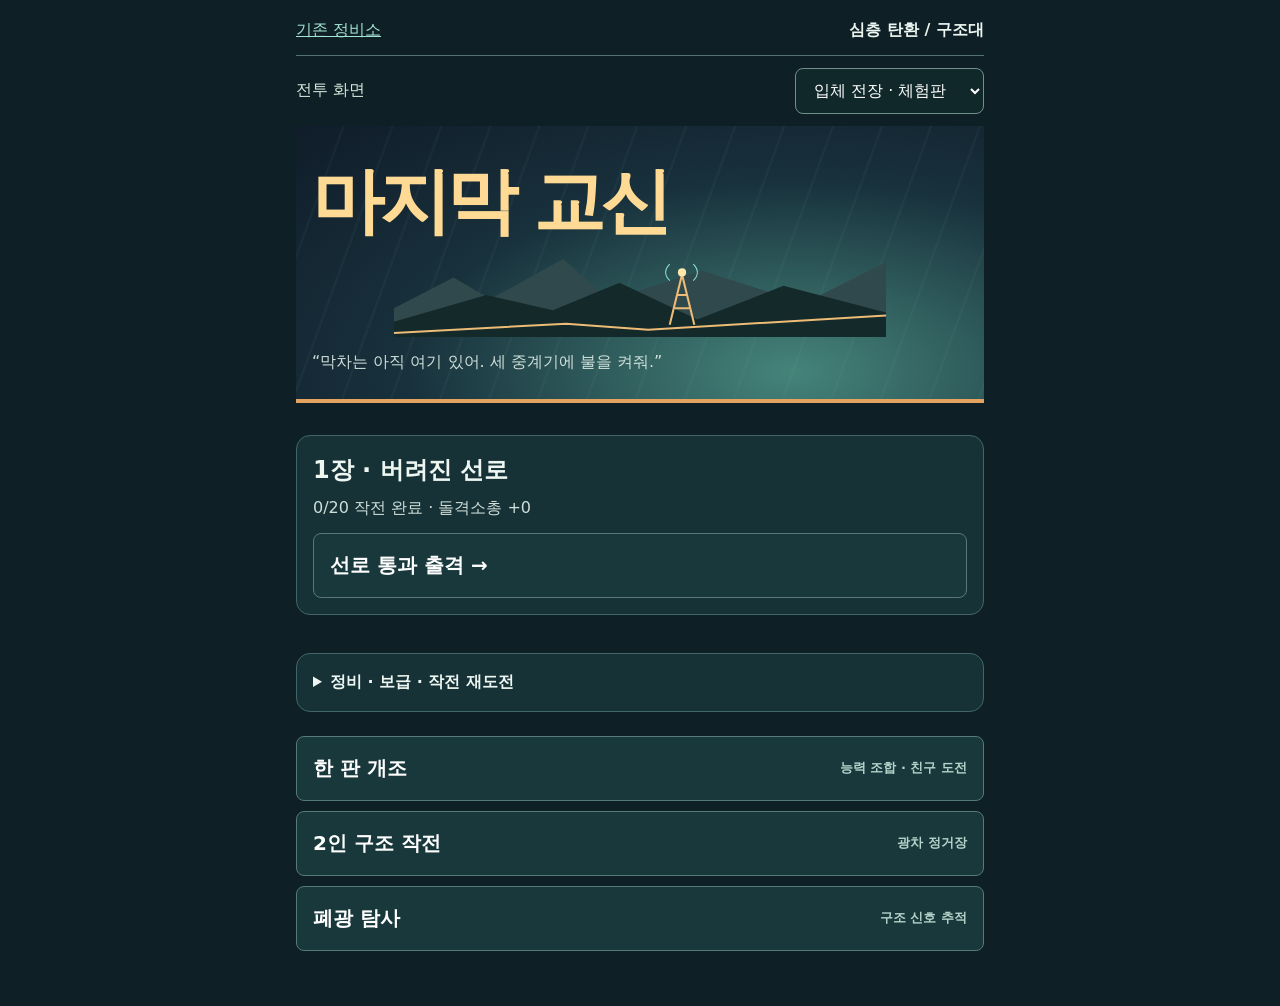
<file: signal.html>
<!doctype html><html lang="ko"><head><meta charset="utf-8"><meta name="viewport" content="width=device-width,initial-scale=1,viewport-fit=cover"><meta name="theme-color" content="#0e2025"><title>마지막 교신 · 심층 탄환</title>
<style>
*{box-sizing:border-box}body{margin:0;color:#edf6f1;background:#0e2025;font:16px/1.55 system-ui,sans-serif;word-break:keep-all}main{max-width:720px;margin:auto;padding:18px max(16px,env(safe-area-inset-left)) 55px}header{display:flex;align-items:center;justify-content:space-between;border-bottom:1px solid #547373;padding-bottom:12px}a{color:#a5e3d6}h1{font-size:clamp(40px,9vw,72px);line-height:1.05;margin:16px 0;color:#ffda94;letter-spacing:-.07em}h2{font-size:24px;margin:0 0 7px}p{margin:5px 0 12px;color:#cfdfda}button,input,select{font:inherit;border-radius:8px;padding:11px 14px;min-height:46px}button{background:#ffd48b;color:#202a26;border:1px solid #e2bf81;font-weight:750;cursor:pointer}button:disabled{opacity:.55}input,select{background:#11282b;color:white;border:1px solid #72908b;max-width:100%}section,details{border:1px solid #416568;border-radius:14px;background:#173237;padding:16px;margin:14px 0}summary{cursor:pointer;font-weight:bold}.art{position:relative;overflow:hidden;background:radial-gradient(ellipse at 70% 100%,#345255,transparent 60%),#12292e;padding:22px 16px 12px;border-bottom:4px solid #e4a35e}.art svg{width:100%;height:82px}.row{display:flex;gap:8px;flex-wrap:wrap;align-items:center}.modes{display:grid;gap:10px;margin-top:18px}.modes button{text-align:left;display:flex;justify-content:space-between;align-items:center;background:#19383c;border:1px solid #557a77;color:#fff;font-size:20px;padding:16px}.modes small{font-size:13px;color:#b6d3ca}.stage{display:block;width:100%;text-align:left;margin-top:8px}.quiet{background:#28464b;color:#e1efea;border-color:#557773}canvas{display:block;width:100%;height:auto;border-radius:12px;touch-action:none;background:#122529}.hint{font-size:14px;color:#adc9c2}.play{position:relative}.dash{position:absolute;right:10px;bottom:10px;touch-action:none}.status{min-height:1.4em;color:#ffe0a2}[hidden]{display:none!important}
.view-mode{display:flex;align-items:center;justify-content:space-between;gap:10px;margin:12px 0;color:#d6e7dc}.art{background:repeating-linear-gradient(110deg,transparent 0 43px,#86baac0c 44px 46px),radial-gradient(ellipse at 72% 90%,#45847a,#18313c 55%,#101c29)} </style></head><body><main><header><a href="shooter.html?legacy=1">기존 정비소</a><b>심층 탄환 / 구조대</b></header><label class="view-mode">전투 화면 <select id="viewMode"><option value="depth">입체 전장 · 체험판</option><option value="classic">기존 전장으로 복귀</option></select></label><div class="art"><h1>마지막 교신</h1><svg viewBox="0 0 480 80" role="img" aria-label="폐광의 산등성이와 점등된 중계탑"><path fill="#30494c" d="M0 52 58 22 94 43 165 4 210 44 300 15 400 47 480 7V80H0Z"/><path fill="#14292a" d="M0 65 90 39 155 54 220 27 296 63 380 30 480 56V80H0Z"/><path fill="none" stroke="#edbc76" stroke-width="2" d="m269 68 12-49 12 49m-19-16h14m-11-13h8M0 76l168-9 80 6 232-14"/><circle cx="281" cy="17" r="4" fill="#ffe7ab"/><path stroke="#8de4ce" fill="none" d="M269 9q-8 8 0 16m23-16q8 8 0 16"/></svg><p>“막차는 아직 여기 있어. 세 중계기에 불을 켜줘.”</p></div>
<div id="home" class="modes"><section><h2 id="chapterName"></h2><p id="chapterProgress"></p><button id="sortie" class="stage"></button></section><details><summary>정비 · 보급 · 작전 재도전</summary><p id="wallet"></p><div id="workshop" class="row"></div><select id="replay" aria-label="작전 선택"></select><button id="repeat">출격</button><p id="log" role="status"></p><button id="backup" class="quiet">4.0 진행 기록 백업 다운로드</button></details><button data-page="solo">한 판 개조 <small>능력 조합 · 친구 도전</small></button><button data-page="coop">2인 구조 작전 <small>광차 정거장</small></button><button data-page="map">폐광 탐사 <small>구조 신호 추적</small></button></div>
<section id="solo" hidden><h2>수신 주파수 선택</h2><p>공용 돌격소총과 대시로 출격해. 두 번의 교신에서 이번 작전의 능력을 골라.</p><div id="stages"></div><details><summary>친구 도전 코드</summary><p>친구와 같은 전장·장비·후보로 시작해.</p><input id="challenge" placeholder="예: Q1-3FX" maxlength="12" aria-label="친구 도전 코드"><button id="enter">출격</button><p id="codeMsg" class="status"></p></details></section>
<section id="coop" hidden><h2>정거장 구조반</h2><p>“내가 신호기를 잡을게. 너는 분쇄기를 선로로 유인해.”</p><div id="connect"><button id="create">방 만들기</button><div class="row" style="margin-top:10px"><input id="roomCode" maxlength="6" placeholder="방 코드 6자리" aria-label="방 코드"><button id="join">참가</button></div></div><p id="netMsg" class="status" role="status"></p>
<div id="lobby" hidden><label>공용 총기 <select id="gun"><option value="rifle">돌격소총 · 연사</option><option value="scout">정찰총 · 장거리</option></select></label> <button id="ready">준비 완료</button></div>
<div id="field" class="play" hidden><canvas id="battle" width="600" height="440"></canvas><button class="dash" id="cdash">대시</button></div><p id="guide" class="hint" hidden>전장을 끌어 이동 · 자동 사격 · 황색 선로는 위험 · 쓰러진 친구 곁에서 구조</p><button id="leave" hidden class="quiet">방 나가기</button></section>
<section id="map" hidden><h2>폐광 노선도</h2><p id="journal"></p><canvas id="atlas" width="600" height="380" aria-label="탐사 지도. 눌러서 이동"></canvas><p class="hint">가고 싶은 땅을 누르면 이동해. 시설에 가까이 가면 조사할 수 있어.</p><div class="row"><button id="inspect">기지 조사</button><button class="quiet" id="base">기지 귀환</button><select id="fast" aria-label="빠른 이동"><option>빠른 이동</option></select></div><p id="story" class="status" role="status"></p></section>
<button id="back" class="quiet" hidden>‹ 구조대 기지</button></main>
<script src="field-art.js"></script><script>
const regions=['버려진 선로','광맥 중계기','침수 연구소','지하 환승역','마지막 교신'];
const orders=[
 ['선로 통과','정거장 전원 복구','운반차 호위','선로 분쇄기'],
 ['수정문 통과','중계 회로 연결','채굴 장비 회수','광맥 포식자'],
 ['배수로 돌파','감압 밸브 개방','잠수정 호위','절연 갑각'],
 ['분기점 진입','환승역 전력 배분','구조반 호송','격리군주'],
 ['지상선 확보','관제실 신호 전환','막차 호위','심전 장어']
];
const fieldGuns={rifle:'돌격소총',shotgun:'산탄총',sniper:'저격소총',smg:'기관단총',rail:'충전포'};
const campaignKey='signal-campaign-v5';
function campaignSave(){
 let data;try{data=JSON.parse(localStorage.getItem(campaignKey));}catch{}
 return Object.assign({clear:0,credits:0,parts:0,gun:'rifle',guns:['rifle'],choice:0,level:0},data||{});
}
function storeCampaign(s){localStorage.setItem(campaignKey,JSON.stringify(s));}
function campaignUrl(n){return 'shooter.html?mission='+n;}

const $=id=>document.getElementById(id),places=[
 ['base','탐사 기지',70,292,0,'윤 기사의 마지막 교신이 도착했다. 정거장 전원, 광맥 중계기, 감압 밸브가 구조선에 연결돼 있다.'],
 ['station','광차 정거장',220,227,1,'막차 안에 구조대의 빈 헬멧이 놓여 있다. 광차 전원을 복구하면 터널 지름길이 열린다.'],
 ['rescue','무너진 갱도',314,105,0,'철문 뒤에서 세 번 두드리는 소리. 잔해를 치우자 윤 기사가 빠져나온다. “표본 굴의 푸른 불빛을 따라가.”'],
 ['sample','포자 굴',445,217,0,'포자에 묻힌 수신기를 닦자 침수 연구소의 호출 부호가 나타났다.'],
 ['cave','광맥 중계기',486,68,9,'광맥 포식자가 안테나를 둘러싸고 있다. 수정벽을 넘어 중계기를 복구해.'],
 ['lab','침수 연구소',537,310,14,'갇힌 막차에 산소를 보내려면 감압 밸브를 열어야 한다. 절연 갑각이 밸브 앞에 버티고 있다.']];
const missions=places.filter(p=>p[4]);
const done=id=>localStorage.getItem('signal-clear-'+id)==='1';
function deploy(p,site=false,code=''){
 const key=code||'Q'+p[4]+'-'+crypto.getRandomValues(new Uint32Array(1))[0].toString(36).toUpperCase();
 location.href='shooter.html?op='+key+(site?'&site='+p[0]:'');
}
for(const p of missions){const b=document.createElement('button');b.className='stage quiet';b.textContent=p[1]+' · '+({'station':'선로 분쇄기','cave':'광맥 포식자','lab':'절연 갑각'})[p[0]];b.onclick=()=>deploy(p);$('stages').append(b);}
$('enter').onclick=()=>{const c=$('challenge').value.trim().toUpperCase();if(/^Q(1|9|14)-[0-9A-Z]{1,7}$/.test(c))deploy(null,false,c);else $('codeMsg').textContent='Q로 시작하는 결과 화면의 코드를 입력해.';};
function backupOldProgress(){
 const backup='deep-rounds-backup-before-v5';
 if(localStorage.getItem(backup))return;
 const entries={};for(let i=0;i<localStorage.length;i++){const k=localStorage.key(i);if(k.startsWith('deep-rounds-save')||k.startsWith('signal-map')||k.startsWith('signal-clear')||k.startsWith('signal-best'))entries[k]=localStorage.getItem(k);}
 localStorage.setItem(backup,JSON.stringify(entries));
}
function renderBase(){
 $('viewMode').value=localStorage.getItem('signal-view')==='classic'?'classic':'depth';
 $('viewMode').onchange=e=>localStorage.setItem('signal-view',e.target.value);
 backupOldProgress();
 const s=campaignSave(),n=Math.min(19,s.clear),c=Math.floor(n/4);
 $('chapterName').textContent=(c+1)+'장 · '+regions[c];
 $('chapterProgress').textContent=s.clear+'/20 작전 완료 · '+fieldGuns[s.gun]+' +'+s.level;
 $('sortie').textContent=s.clear===20?'귀환 완료 · 최종 결전 재도전':orders[c][n%4]+' 출격 →';
 $('sortie').onclick=()=>location.href=campaignUrl(n);
 $('wallet').textContent='크레딧 '+s.credits+' · 부품 '+s.parts+' · 총기 선택권 '+s.choice;
 const row=$('workshop');row.replaceChildren();
 function action(label,fn,disabled=false){const b=document.createElement('button');b.textContent=label;b.className='quiet';b.disabled=disabled;b.onclick=()=>{const msg=fn();storeCampaign(s);renderBase();$('log').textContent=msg;};row.append(b);}
 for(const [id,name] of Object.entries(fieldGuns))action(s.guns.includes(id)?name:'선택권 · '+name,()=>{if(!s.guns.includes(id)){s.choice--;s.guns.push(id);}s.gun=id;return name+' 장착';},s.gun===id||(!s.guns.includes(id)&&!s.choice));
 action('공통 강화 · 부품 '+(2+s.level),()=>{s.parts-=2+s.level;s.level++;return '모든 작전 총기 피해 증가';},s.parts<2+s.level);
 action('보급함 · 90크레딧',()=>{s.credits-=90;const ids=Object.keys(fieldGuns),id=ids[Math.floor(Math.random()*ids.length)];if(s.guns.includes(id)){s.parts+=3;return fieldGuns[id]+' 중복 · 부품 3개';}s.guns.push(id);return fieldGuns[id]+' 획득';},s.credits<90);
 const odds=document.createElement('small');odds.textContent='총기 5종 각각 20% · 중복은 부품 3개';row.append(odds);
 $('replay').replaceChildren();for(let i=0;i<=n;i++)$('replay').add(new Option(orders[Math.floor(i/4)][i%4],i));
 $('repeat').onclick=()=>location.href=campaignUrl(Number($('replay').value));
}
$('backup').onclick=()=>{backupOldProgress();const a=document.createElement('a');const url=URL.createObjectURL(new Blob([localStorage.getItem('deep-rounds-backup-before-v5')],{type:'application/json'}));a.href=url;a.download='deep-rounds-progress-before-v5.json';a.click();setTimeout(()=>URL.revokeObjectURL(url),3000);};
function page(){const wanted=location.hash.slice(1),active=['map','coop','solo'].includes(wanted)?wanted:'home';
 for(const id of ['home','solo','coop','map'])$(id).hidden=id!==active;
 $('back').hidden=active==='home';if(active==='home')renderBase();if(active==='map')mapHud();if(active==='coop')checkNet();
}
document.querySelectorAll('[data-page]').forEach(b=>b.onclick=()=>location.hash=b.dataset.page);
$('back').onclick=()=>{if(room){$('netMsg').textContent='방 나가기를 누르면 기지로 돌아갈 수 있어.';return;}location.hash='';};
let trek;try{trek=JSON.parse(localStorage.getItem('signal-map-v1'));}catch{}
if(!trek||!Array.isArray(trek.found))trek={x:70,y:292,found:['base'],day:0};
let dest=null,near=null,eventNear=false;
const events=[
 ['끊어진 전선',158,154,'전선을 이어 보조등을 켰다. 광차 승강장으로 가는 길이 밝아졌다.'],
 ['빈 운반차',398,295,'운반차를 밀자 돌무더기가 흩어진다. 차에 올라 정거장까지 되돌아갈 수 있다.'],
 ['푸른 포자 신호',386,144,'빛을 따라가자 윤의 음성 기록이 들린다. “무전기는 끝까지 두고 가지 마.”']
];
function eventToday(){return events[(trek.day||0)%events.length];}
const saveMap=()=>localStorage.setItem('signal-map-v1',JSON.stringify(trek));
const ending=()=>missions.every(p=>done(p[0]))&&trek.found.includes('rescue')&&trek.found.includes('sample');
function mapHud(){
 near=places.find(p=>Math.hypot(trek.x-p[2],trek.y-p[3])<34);
 const event=eventToday();
 eventNear=Math.hypot(trek.x-event[1],trek.y-event[2])<35;
 $('inspect').disabled=!near&&!eventNear;$('inspect').textContent=near?near[1]+' 조사':eventNear?'현장 신호 조사':'시설 가까이 이동';
 $('journal').textContent=ending()?'막차의 객실등이 켜졌다. 윤 기사는 마지막 구조 확인을 보내고 기지로 돌아왔다.':'복구된 신호 '+missions.filter(p=>done(p[0])).length+'/3 · 발견한 장소 '+trek.found.length+'/6';
 $('fast').replaceChildren(new Option('빠른 이동',''));
 for(const p of places.filter(p=>trek.found.includes(p[0])))$('fast').add(new Option(p[1],p[0]));
}
function walkTo(p){trek.x=p[2];trek.y=p[3];dest=null;saveMap();mapHud();}
$('base').onclick=()=>walkTo(places[0]);$('fast').onchange=e=>{const p=places.find(p=>p[0]===e.target.value);if(p)walkTo(p);};
$('inspect').onclick=()=>{
 if(!near&&eventNear){
  const event=eventToday();trek.day=(trek.day||0)+1;saveMap();mapHud();$('story').textContent=event[3];
  if(event===events[1]){const ride=document.createElement('button');ride.textContent='운반차 탑승';ride.onclick=()=>walkTo(places[1]);$('story').append(ride);}
  return;
 }
 if(!near)return;
 const [id,name,x,y,index,line]=near;
 if(id==='lab'&&!trek.found.includes('sample')){$('story').textContent='주파수를 알 수 없어. 포자 굴의 수신기를 먼저 조사해.';return;}
 if(id==='cave'&&!done('station')){$('story').textContent='광차 정거장 전원이 끊겨 중계기 문이 닫혀 있어.';return;}
 if(!trek.found.includes(id))trek.found.push(id);
 saveMap();mapHud();$('story').replaceChildren(document.createTextNode(line+' '));
 if(index){const p=near,b=document.createElement('button');b.textContent=done(id)?'다시 출격':'작전 진입';b.onclick=()=>deploy(p,true);$('story').append(b);}
 if(id==='station'&&done(id)){const b=document.createElement('button');b.textContent='광차로 중계기 이동';b.onclick=()=>{walkTo(places[4]);$('story').textContent='막차가 중계기 승강장에 도착했다.';};$('story').append(b);}
 if(id==='base'&&ending())$('story').textContent='“다음 교신까지, 전원 무사 귀환.” — 윤';
};
function point(c,e){const r=c.getBoundingClientRect();return {x:(e.clientX-r.left)*c.width/r.width,y:(e.clientY-r.top)*c.height/r.height};}
$('atlas').onpointerdown=e=>{dest=point($('atlas'),e);$('story').replaceChildren();};
function dot(c,x,y,r,col){c.beginPath();c.arc(x,y,r,0,Math.PI*2);c.fillStyle=col;c.fill();}
function path(c,pts,col,width){c.beginPath();pts.forEach(([x,y],i)=>i?c.lineTo(x,y):c.moveTo(x,y));c.strokeStyle=col;c.lineWidth=width;c.stroke();}
function terrain(c,w,h){
 c.fillStyle='#152b30';c.fillRect(0,0,w,h);
 for(let i=0;i<34;i++){const x=(i*83)%w,y=(i*53)%h;path(c,[[x-16,y+7],[x,y-7],[x+12,y+1]],'#2c4748',2);}
}
function paintMap(dt){
 const c=$('atlas').getContext('2d');terrain(c,600,380);
 if(dest){const dx=dest.x-trek.x,dy=dest.y-trek.y,d=Math.hypot(dx,dy),step=Math.min(d,dt*160);if(d>1){trek.x+=dx/d*step;trek.y+=dy/d*step;}else{dest=null;saveMap();mapHud();}}
 for(const route of [[0,1,2,4],[1,3,5],[2,3]]){const points=route.map(i=>places[i].slice(2,4));path(c,points,'#0c1c1c',12);path(c,points,'#67827c',3);}
 for(const [id,name,x,y] of places){FieldArt.prop(c,({base:'med',station:'cart',rescue:'door',sample:'ward',cave:'signal',lab:'valve'})[id],x,y,22,done(id));c.font='bold 16px sans-serif';c.fillStyle='#f4ece0';c.textAlign='center';c.fillText(name,x,y+32);}
 const ev=eventToday();dot(c,ev[1],ev[2],8,'#d6a5ff');c.fillStyle='#eacaff';c.fillText(ev[0],ev[1],ev[2]-13);
 FieldArt.pilot(c,trek.x,trek.y,14,dest?Math.atan2(dest.y-trek.y,dest.x-trek.x):0,'ranger','#84eacb','rifle');if(dest)dot(c,dest.x,dest.y,4,'#ffcb72');
}
window.addEventListener('pagehide',saveMap);
let room=null,state=null,busy=false,pendingDash=false,stick=null,axis={x:0,y:0},lastReady=false;
try{room=JSON.parse(sessionStorage.getItem('signal-room'));}catch{}
async function api(action,body){
 const res=await fetch('api/game/coop/'+action,{method:'POST',headers:{'Content-Type':'application/json'},body:JSON.stringify(body),signal:AbortSignal.timeout(5500)});
 if(!res.headers.get('content-type')?.includes('application/json'))throw Error('이 주소에는 협동 서버가 없어. 서버가 배포된 게임 주소에서 열어줘.');
 const data=await res.json();if(!res.ok){const err=Error(data.error||'연결 실패');err.status=res.status;throw err;}return data;
}
async function checkNet(){
 if(room){$('connect').hidden=true;return;}
 $('netMsg').textContent='구조 채널 연결 중…';
 try{const r=await fetch('api/game/status',{signal:AbortSignal.timeout(4500)});if(!r.ok||!(await r.json()).online)throw Error();
 $('netMsg').textContent='구조 채널 연결됨. 두 사람이 준비하면 출발해.';}
 catch{$('netMsg').textContent='이 주소에서는 협동 서버가 연결되지 않았어. 서버가 배포된 주소에서 방을 열어줘. 개조와 탐사는 바로 플레이할 수 있어.';}
}
async function openRoom(action){
 if(busy||room)return;busy=true;
 try{room=await api(action,{code:$('roomCode').value.trim()});sessionStorage.setItem('signal-room',JSON.stringify(room));$('connect').hidden=true;lastReady=false;}
 catch(e){$('netMsg').textContent=e.message;}finally{busy=false;}
}
$('create').onclick=()=>openRoom('create');$('join').onclick=()=>openRoom('join');
$('ready').onclick=async()=>{if(!room)return;try{await api('ready',{...room,gun:$('gun').value});lastReady=true;}catch(e){$('netMsg').textContent=e.message;}};
function forget(){room=null;state=null;lastReady=false;sessionStorage.removeItem('signal-room');$('field').hidden=$('guide').hidden=$('leave').hidden=$('lobby').hidden=true;$('connect').hidden=false;}
$('leave').onclick=async()=>{const old=room;forget();if(old)try{await api('leave',old);}catch{}location.hash='';};
const board=$('battle');board.onpointerdown=e=>{board.setPointerCapture(e.pointerId);stick={...point(board,e),id:e.pointerId};};
board.onpointermove=e=>{if(stick?.id!==e.pointerId)return;const p=point(board,e);axis={x:(p.x-stick.x)/40,y:(p.y-stick.y)/40};};
function release(){stick=null;axis={x:0,y:0};}
board.onlostpointercapture=release;window.addEventListener('blur',release);$('cdash').onclick=()=>pendingDash=true;
async function sync(){
 if(!room||busy||document.hidden)return;busy=true;const current=room,dash=pendingDash;pendingDash=false;
 try{
  const next=await api('sync',{...current,...axis,dash});if(current!==room)return;state=next;
  const lobby=state.phase==='lobby',battle=state.phase==='battle';
  $('lobby').hidden=!lobby;$('field').hidden=!battle;$('guide').hidden=!battle;$('leave').hidden=false;
  $('ready').disabled=lastReady||state.players[room.index].ready;$('gun').disabled=$('ready').disabled;
  const mine=state.players[room.index];$('cdash').textContent=mine.cd>0?'대시 '+mine.cd.toFixed(1):'대시';
  $('netMsg').textContent=lobby?'방 '+room.code+' · '+state.players.length+'/2명 · 준비 '+state.players.filter(p=>p.ready).length+'/2':
   battle?(state.waiting?'동료 재연결 대기 · 30초 이내 복귀':'작전 '+Math.floor(state.t)+'초 · 내 체력 '+mine.hp+' · '+(state.boss?'분쇄기 '+Math.max(0,Math.ceil(100*state.boss.hp/state.boss.max))+'%':'광차 도착까지 '+Math.ceil(36-state.t)+'초')):
   (state.phase==='won'?'막차 구조 성공':state.phase==='closed'?'동료가 방을 나갔어':'작전 종료')+' · '+Math.floor(state.t)+'초 · 구조 '+state.players.reduce((n,p)=>n+p.rescues,0)+'회 · 전환 성공 '+state.players.reduce((n,p)=>n+p.opened,0)+'회';
  if(!battle&&!lobby){sessionStorage.removeItem('signal-room');}
 }catch(e){if(current===room){if(e.status===404||e.status===403)forget();$('netMsg').textContent=e.message;}}finally{busy=false;}
}
function paintBattle(){
 if(!state||state.phase!=='battle'||!room)return;const c=board.getContext('2d');terrain(c,600,440);
 for(const y of [132,310]){
  for(let x=5;x<600;x+=28)c.fillRect(x,y-9,6,18);
  for(const yy of [y-6,y+6])path(c,[[0,yy],[600,yy]],'#80928b',3);
 }
 const b=state.boss;if(b?.rail){c.fillStyle=b.locked?'#e98d4666':'#fcca4a60';c.fillRect(0,b.lane-32,600,64);}
 FieldArt.prop(c,'signal',64,220,30,!!b?.locked,state.t);
 if(b)FieldArt.prop(c,'cart',b.x,b.y,45,b.weak>state.t,state.t);
 for(const e of state.mobs){dot(c,e.x,e.y,9,'#eb8392');dot(c,e.x+3,e.y-2,2,'#ffeac9');}
 state.players.forEach((p,i)=>{
  if(p.ray?.until>state.t)path(c,[[p.x,p.y],[p.ray.x,p.ray.y]],'#ffdf8b',2);
  FieldArt.pilot(c,p.x,p.y,18,p.ray?Math.atan2(p.ray.y-p.y,p.ray.x-p.x):0,i?'tech':'ranger',p.hp?(i===room.index?'#68edca':'#a9afff'):'#666e78','rifle');
  c.fillStyle='#fff';c.textAlign='center';c.fillText(!p.hp?'구조 '+Math.round(p.revive/1.7*100)+'%':i===room.index?'나':'동료',p.x,p.y-17);
 });
 if(stick){dot(c,stick.x,stick.y,24,'#ffffff38');dot(c,stick.x+Math.max(-1,Math.min(1,axis.x))*18,stick.y+Math.max(-1,Math.min(1,axis.y))*18,8,'#fff');}
}
setInterval(sync,110);
let previous=performance.now();function frame(now){const dt=Math.min(.08,(now-previous)/1000);previous=now;if(!$('map').hidden)paintMap(dt);if(!$('field').hidden)paintBattle();requestAnimationFrame(frame);}
window.addEventListener('hashchange',page);page();requestAnimationFrame(frame);
</script></body></html>
</file>
<file: stormlight/art.css>
:root{--pier:url([data-uri])}
</file>
<file: stormlight/style.css>
*{box-sizing:border-box}html,body{width:100%;height:100%;margin:0}body{background:#091c25;color:#f9ecd4;font:16px system-ui,sans-serif}button{font:inherit;color:inherit;background:#122d36;border:1px solid #48605e;border-radius:10px;padding:10px 13px;cursor:pointer;touch-action:manipulation}button:focus-visible,summary:focus-visible{outline:2px solid #ffc477;outline-offset:3px}button:active{filter:brightness(1.3)}[hidden]{display:none!important}
#home{min-height:100%;background:linear-gradient(90deg,#071820f2,#07182080 52%,#0718201a),var(--pier) 62% center/cover fixed;display:grid;align-items:center;padding:max(22px,env(safe-area-inset-top)) max(20px,env(safe-area-inset-left)) max(24px,env(safe-area-inset-bottom))}.brief{max-width:520px;margin-left:clamp(0px,6vw,95px)}.eyebrow{margin:0;color:#ffc477;font-weight:800;letter-spacing:.12em;font-size:12px}h1{font-size:clamp(60px,11vw,105px);line-height:.92;letter-spacing:-.08em;margin:16px 0 20px}.lead{line-height:1.5;color:#d7e3de;max-width:32ch}fieldset{border:0;margin:16px 0 10px;padding:0}legend{font-weight:800;font-size:13px;margin-bottom:7px}#crew-options{display:grid;grid-template-columns:repeat(3,1fr);gap:6px}.crew{text-align:left;padding:8px;min-height:74px}.crew b,.crew span{display:block}.crew span{color:#b6c8c7;font-size:11px;margin-top:4px}.crew[aria-pressed=true]{border-color:#ffcb7e;background:#304443}.primary{display:flex;justify-content:space-between;width:100%;min-height:50px;background:#ffc477;color:#182428;font-weight:850;border-color:#ffc477}#record,summary{font-size:13px;color:#bdd2d1}summary{cursor:pointer}#catalog{font-size:13px;line-height:1.65;padding:8px 0;max-width:45ch}
#battle{position:fixed;inset:0;touch-action:none;user-select:none;-webkit-user-select:none;-webkit-touch-callout:none}canvas{display:block;width:100%;height:100%;touch-action:none}.hud{position:absolute;display:flex;align-items:center;gap:12px;top:max(8px,env(safe-area-inset-top));left:max(9px,env(safe-area-inset-left));right:max(9px,env(safe-area-inset-right));padding:8px 10px;background:#0a2028e8;border:1px solid #344c4d;border-radius:12px;pointer-events:none}.hud strong{font-size:22px}.hud small{display:block;font-size:11px;white-space:nowrap}.vitals{flex:1;min-width:0}.vitals div{height:6px;border-radius:5px;margin:4px 0;background:#253843}#hp{--fill:#ed826e}#xp{--fill:#87e7cf}.vitals div{background:linear-gradient(to right,var(--fill) var(--progress,0%),#253843 var(--progress,0%))}#pause{pointer-events:auto;min-width:45px;min-height:44px}#loadout{position:absolute;top:calc(max(8px,env(safe-area-inset-top)) + 65px);left:max(9px,env(safe-area-inset-left));display:flex;gap:4px;pointer-events:none}.chip{padding:4px 6px;border:1px solid #486668;border-radius:6px;background:#0a1b23d9;font-size:11px}#hint,#crane{position:absolute;bottom:max(16px,env(safe-area-inset-bottom));margin:0}#hint{left:50%;transform:translateX(-50%);width:max-content;max-width:90%;text-align:center;background:#071d24d9;padding:7px 9px;border-radius:8px;font-size:13px;pointer-events:none}#crane{right:max(12px,env(safe-area-inset-right));min-height:58px;background:#ffc477;color:#13272c;font-weight:800}
#overlay{position:fixed;inset:0;background:#06161cda;display:grid;place-items:center;padding:16px;overflow:auto}.panel{width:min(100%,520px);border:1px solid #406363;background:#112b35;padding:20px;border-radius:16px;box-shadow:0 18px 70px #031013}.panel h2{margin:6px 0 14px;font-size:clamp(26px,6vw,34px)}#choices{display:grid;gap:8px}.pick{text-align:left;min-height:64px;border-left:4px solid var(--skill,#ffbd71)}.pick strong,.pick small{display:block}.pick small{color:#c1d5d4;font-size:13px;margin-top:4px}.panel p{margin:0 0 7px}.panel button{min-height:44px}
</file>
<file: tideglass/art.css>
:root{--harbor:url([data-uri])}
</file>
<file: tideglass/style.css>
*{box-sizing:border-box}html,body{margin:0;height:100%;overflow:hidden;background:#102530;color:#fff2d8;font:16px system-ui,sans-serif}button,input{font:inherit}button{background:#183941;color:#ffedd1;border:1px solid #9aa59a;border-radius:8px;min-height:44px;padding:8px 13px;cursor:pointer;font-weight:700;touch-action:manipulation}button:active{background:#476970}#home{height:100%;overflow:auto;background:linear-gradient(90deg,#111c29e0,transparent 85%),var(--harbor) center/cover;display:grid;align-items:end;padding:clamp(18px,6vw,85px)}article{max-width:370px;text-shadow:0 1px 7px #071e24}small{color:#ffd991;font-weight:700;letter-spacing:.08em}h1{font:900 clamp(68px,12vw,140px)/1 system-ui;margin:12px 0 0;letter-spacing:-.09em}h2{margin:8px 0;font-size:24px}article p{line-height:1.6}article>button{width:100%;margin:4px 0}#solo{background:#ffc677;color:#222b30}form{display:flex;gap:6px;margin:5px 0}input{min-width:0;flex:1;padding:9px;border-radius:7px;border:1px solid #a5aca0;background:#122931;color:white}output{display:block}#game{height:100%;position:relative;background:var(--harbor) center/cover;touch-action:none;user-select:none}canvas{width:100%;height:100%;display:block;image-rendering:pixelated}header,aside,footer,#toast{position:absolute}header{top:max(8px,env(safe-area-inset-top));left:8px;display:flex;align-items:center;gap:7px;padding:5px 10px 5px 5px;background:#112730e3;border-radius:9px}header small,header b{display:block}header small{font-size:10px}header b{font-size:14px}aside{top:70px;left:10px;background:#102935db;padding:4px 8px;font-size:13px;border-radius:5px}footer {
  --control-height: clamp(60px, 17vw, 80px);
  --control-gap: clamp(3px, 1vw, 7px);
  --control-bottom: max(10px, env(safe-area-inset-bottom));
  bottom: var(--control-bottom);
  left: 0;
  right: 0;
  display: flex;
  justify-content: space-between;
  gap: clamp(5px, 2vw, 16px);
  padding-left: max(6px, env(safe-area-inset-left));
  padding-right: max(6px, env(safe-area-inset-right));
  pointer-events: none;
}
footer div {
  display: grid;
  grid-template-columns: repeat(3, minmax(0, 1fr));
  gap: var(--control-gap);
  width: min(100%, 268px);
  min-width: 0;
}
footer button {
  min-height: var(--control-height);
  padding: 0;
  border-radius: 12px;
  background: #12333ded;
  font-size: clamp(14px, 4.3vw, 19px);
  white-space: nowrap;
  pointer-events: auto;
  touch-action: none;
}
footer button[data-key="left"],
footer button[data-key="right"],
footer button[data-key="jump"] {
  font-size: clamp(22px, 6vw, 30px);
}
footer button[data-key="act"] {
  background: #ffc677;
  color: #222b30;
  border-color: #ffe1a7;
}
footer button:active {
  background: #476970;
  color: #ffedd1;
}
@media (orientation: landscape) and (max-height: 450px) {
  footer { --control-height: 60px; }
}#toast{left:50%;transform:translateX(-50%);bottom:calc(max(10px, env(safe-area-inset-bottom)) + clamp(60px, 17vw, 80px) + 8px);text-align:center;width:max-content;max-width:92vw;background:#10252eea;border-radius:7px;padding:6px 11px;pointer-events:none}#toast:empty{display:none}[hidden]{display:none!important}

@media (orientation: landscape) and (max-height: 450px) {
  #toast { bottom: calc(max(10px, env(safe-area-inset-bottom)) + 68px); }
}

.touch-controls {
  --nav-size: clamp(70px, 20vw, 100px);
  --jump-size: clamp(80px, 23vw, 112px);
  --use-size: clamp(56px, 15vw, 74px);
  --tools-height: 48px;
  --pad-gap: clamp(5px, 1.6vw, 10px);
  --control-inset-right: max(8px, env(safe-area-inset-right));
  align-items: end;
  padding-right: var(--control-inset-right);
}
.touch-controls .action-controls {
  margin-left: auto;
}
.touch-controls div {
  display: flex;
  align-items: end;
  width: auto;
  gap: var(--pad-gap);
}
.touch-controls button {
  border-radius: 16px;
}
.touch-controls .move-controls button {
  width: var(--nav-size);
  height: var(--nav-size);
  font-size: clamp(26px, 7.5vw, 38px);
}
.touch-controls button[data-key="act"] {
  width: var(--use-size);
  height: var(--nav-size);
}
.touch-controls button[data-key="jump"] {
  display: grid;
  place-content: center;
  gap: 3px;
  width: var(--jump-size);
  height: var(--jump-size);
  font-size: clamp(30px, 9vw, 44px);
  line-height: 1;
  background: #287872;
  border-color: #a3e9d1;
}
.touch-controls button[data-key="jump"] small {
  font-size: 13px;
  color: #fff2d8;
}
.touch-controls button[data-key="jump"]:active {
  background: #3e9990;
}
.touch-controls .tool-controls {
  position: absolute;
  right: var(--control-inset-right);
  bottom: calc(var(--jump-size) + 8px);
}
.touch-controls .tool-controls button {
  min-height: var(--tools-height);
  min-width: 60px;
  padding: 0 10px;
  border-radius: 10px;
}
#game:has(.touch-controls) #toast {
  bottom: calc(max(10px, env(safe-area-inset-bottom)) + clamp(80px, 23vw, 112px) + 64px);
}
@media (orientation: landscape) {
  #home {
    min-height: 100%;
    align-items: center;
    padding-inline-start: max(24px, env(safe-area-inset-left));
  }
  #game header { left: max(8px, env(safe-area-inset-left)); }
  #game aside { left: max(10px, env(safe-area-inset-left)); }
  .touch-controls {
    --nav-size: clamp(70px, 19vh, 92px);
    --jump-size: clamp(84px, 23vh, 108px);
    --use-size: clamp(60px, 17vh, 78px);
    --control-bottom: max(6px, env(safe-area-inset-bottom));
    --pad-gap: 8px;
  }
  .touch-controls .tool-controls {
    right: calc(var(--control-inset-right) + var(--jump-size) + var(--pad-gap));
    bottom: calc(var(--nav-size) + 8px);
  }
  #game:has(.touch-controls) #toast {
    bottom: calc(max(6px, env(safe-area-inset-bottom)) + clamp(84px, 23vh, 108px) + 8px);
    max-width: 50vw;
  }
}
@media (orientation: landscape) and (max-height: 450px) {
  #home { padding-block: 10px; }
  #home h1 { font-size: clamp(46px, 15vh, 68px); margin-top: 4px; }
  #home h2 { font-size: 20px; }
  #home p { margin: 6px 0; }
}

/* Keep gameplay gestures on the canvas and controls, including on iOS. */
#game, #game * {
  -webkit-user-select: none;
  user-select: none;
  -webkit-touch-callout: none;
  touch-action: none;
}

html.playing, html.playing body {
  touch-action: none;
  overscroll-behavior: none;
  -webkit-user-select: none;
  user-select: none;
}
</file>
